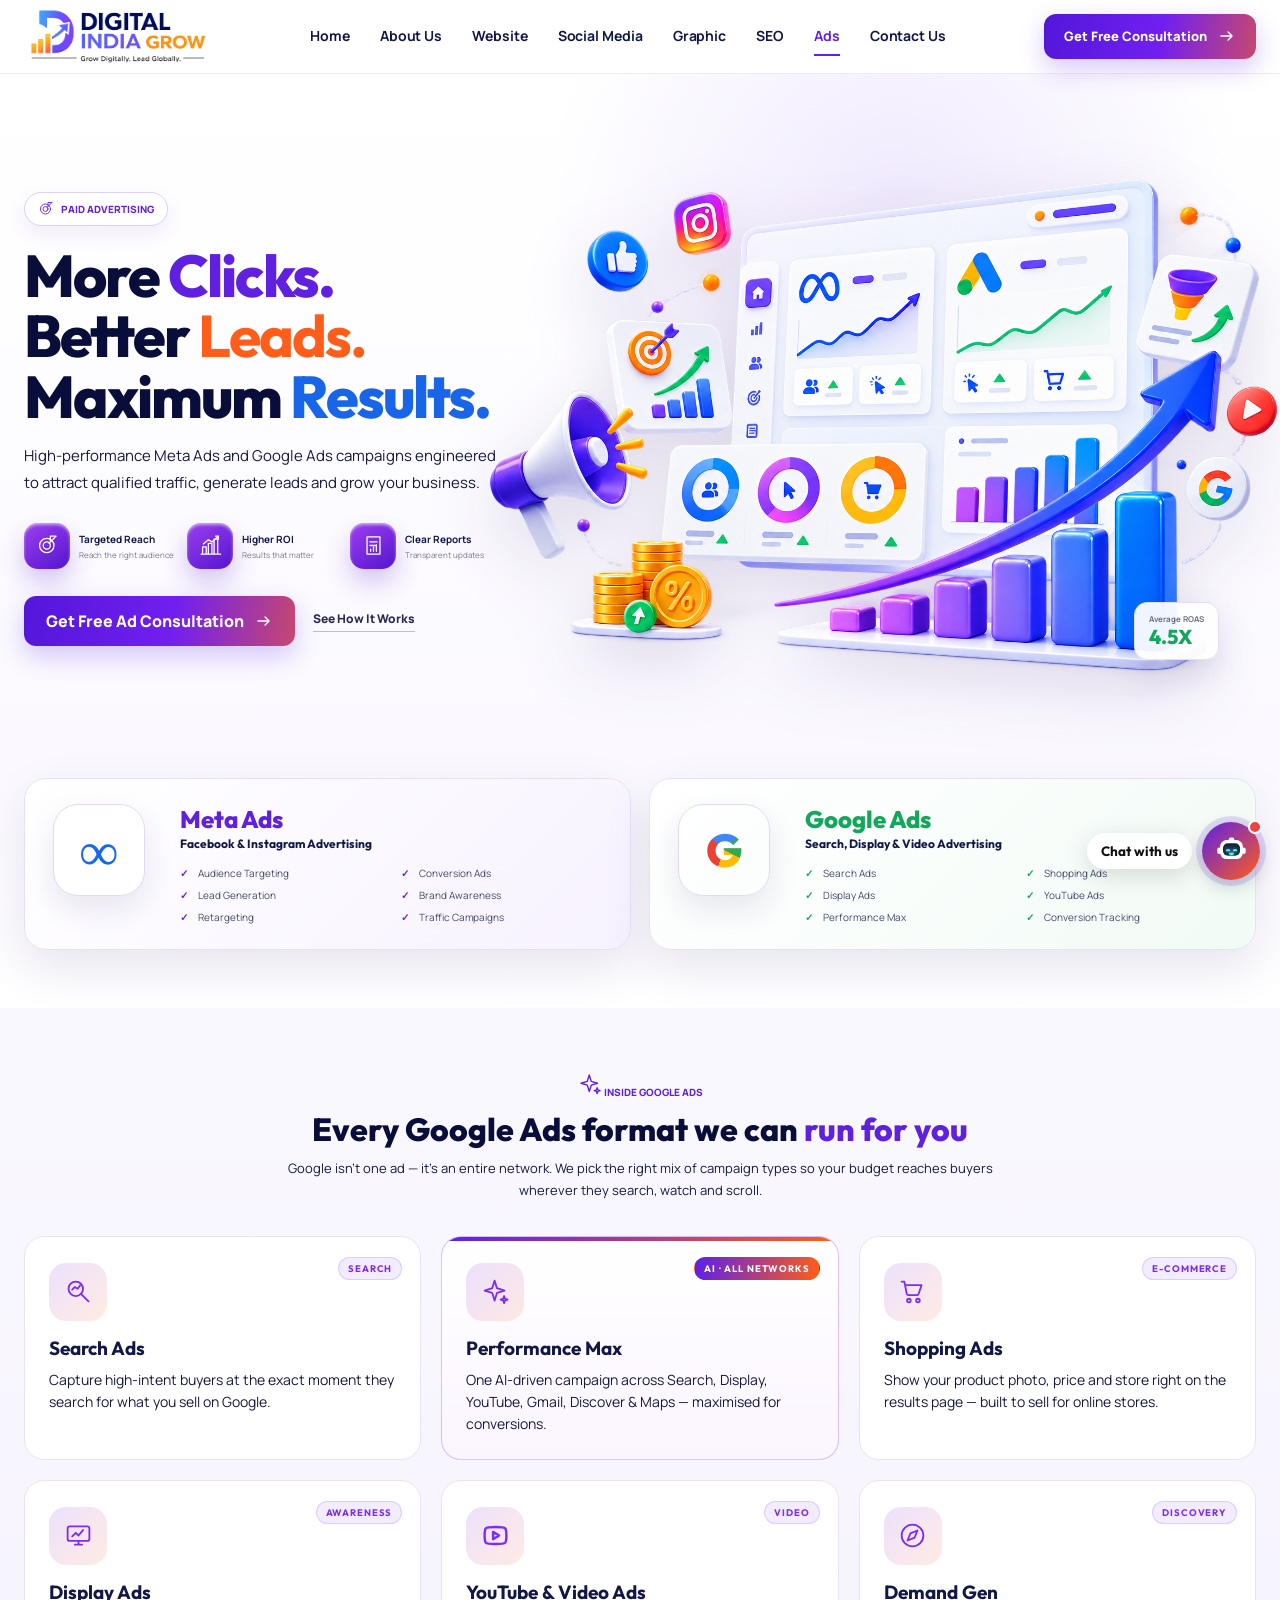
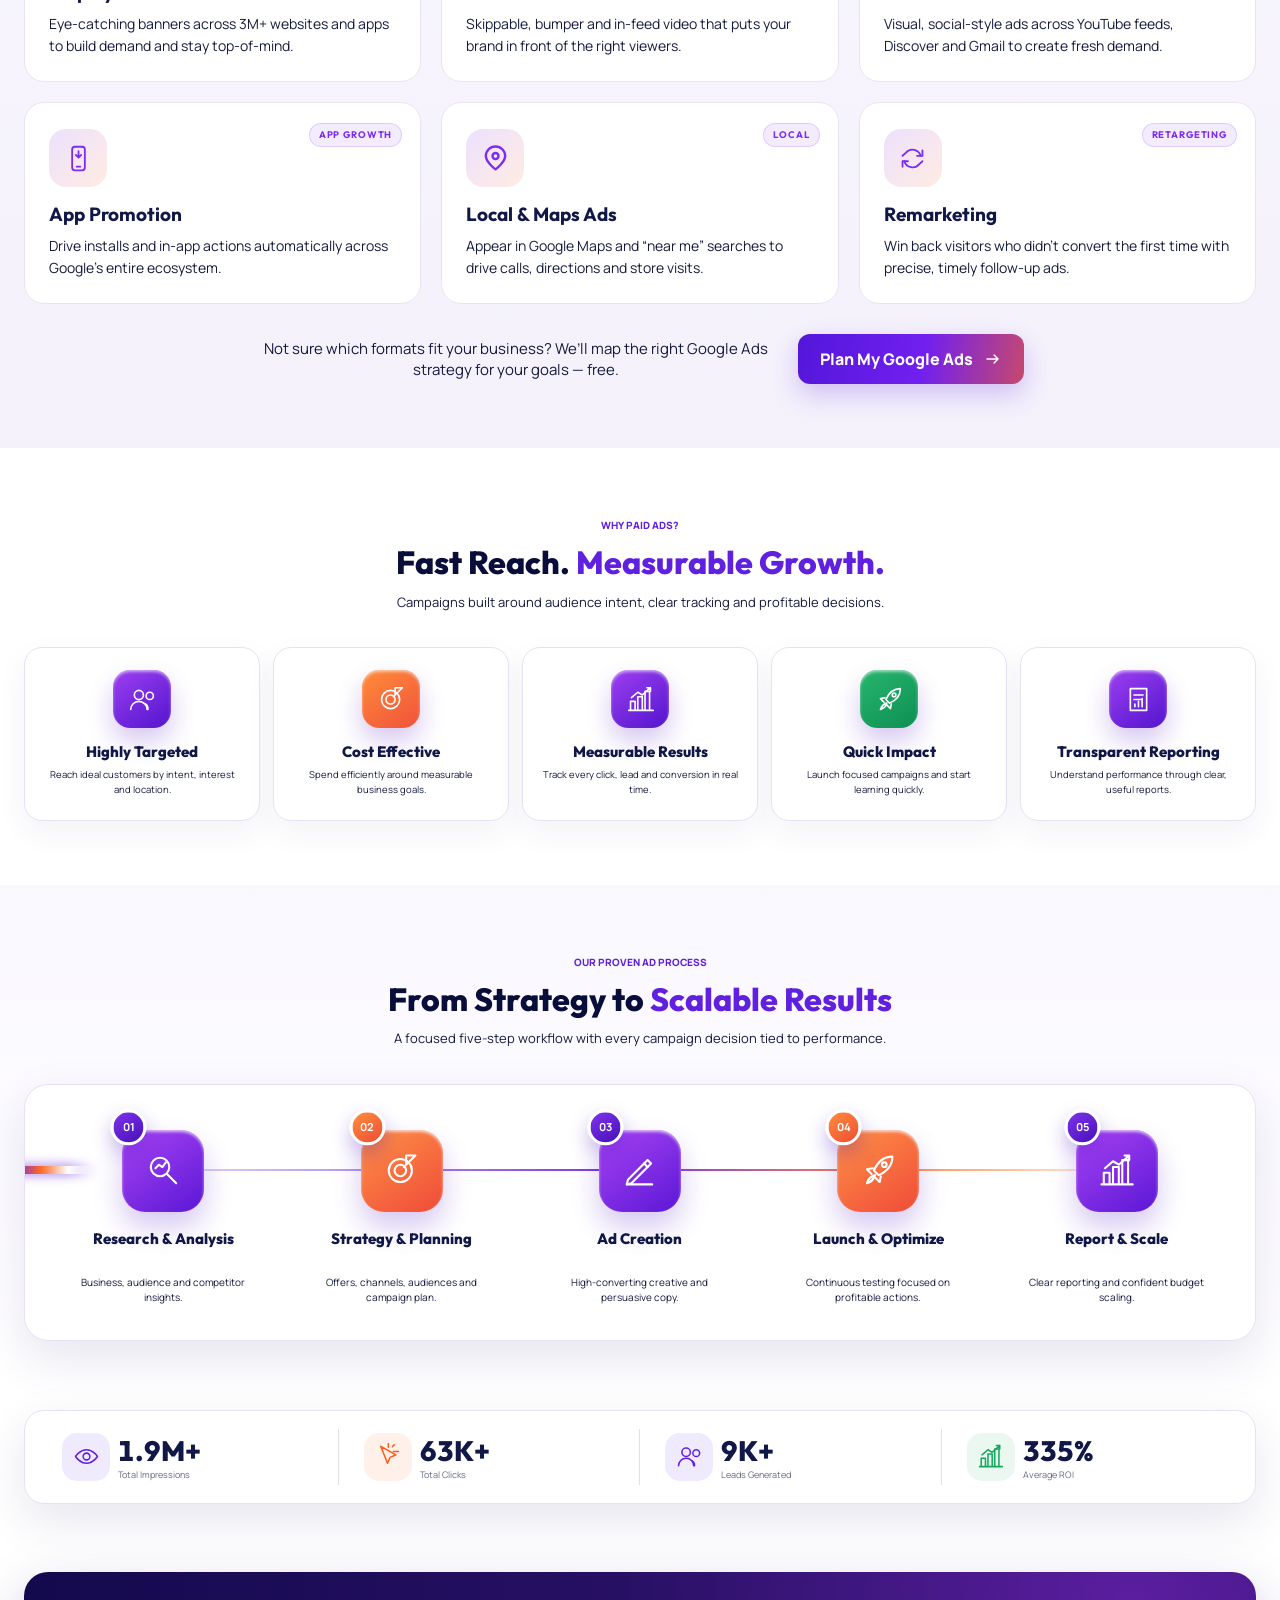
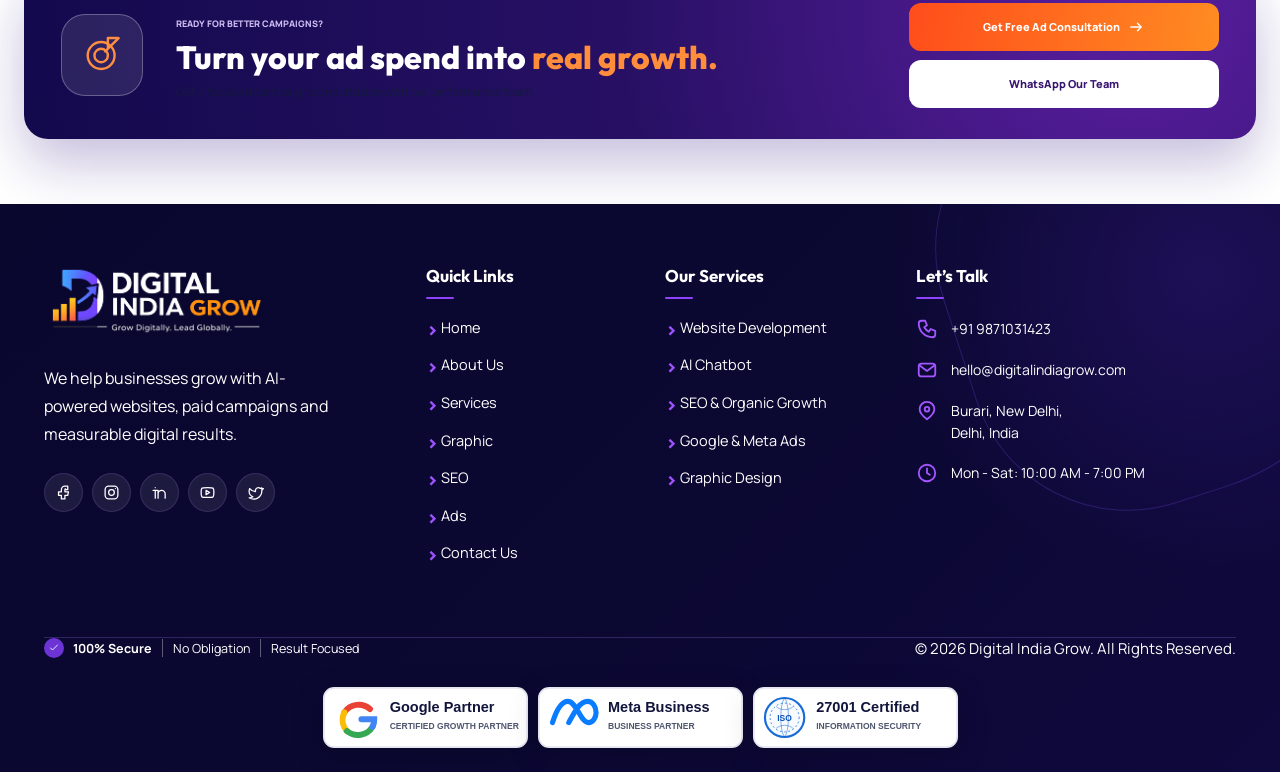
<file: ads.html>
<!doctype html>
<html lang="en">
<head>
  <meta charset="UTF-8">
  <meta name="viewport" content="width=device-width,initial-scale=1">
  <meta name="theme-color" content="#5520df">
  <title>Premium Paid Advertising Services | Digital India Grow</title>
  <meta name="description" content="High-performance Meta Ads and Google Ads campaigns focused on qualified leads, measurable ROI and transparent reporting.">
  <link rel="preconnect" href="https://fonts.googleapis.com"><link rel="preconnect" href="https://fonts.gstatic.com" crossorigin>
  <link href="https://fonts.googleapis.com/css2?family=Manrope:wght@400;500;600;700;800&family=Outfit:wght@600;700;800&display=swap" rel="stylesheet">
  <link rel="stylesheet" href="style.css"><link rel="stylesheet" href="ads.css">
</head>
<body>
  <svg class="svg-sprite" aria-hidden="true">
    <symbol id="a-arrow" viewBox="0 0 24 24"><path d="M5 12h14M14 7l5 5-5 5"/></symbol>
    <symbol id="a-target" viewBox="0 0 32 32"><circle cx="15" cy="16" r="10"/><circle cx="15" cy="16" r="5"/><path d="m18 13 10-10m-1 0h-7v7"/></symbol>
    <symbol id="a-chart" viewBox="0 0 32 32"><path d="M5 28V18h5v10m3 0V13h5v15m3 0V7h5v21M3 28h27"/><path d="m6 14 7-6 5 3 9-8m-4 0h4v4"/></symbol>
    <symbol id="a-report" viewBox="0 0 32 32"><path d="M7 4h18v24H7zM11 11h10M11 16h8"/><path d="M12 24v-3m4 3v-6m4 6v-9"/></symbol>
    <symbol id="a-search" viewBox="0 0 32 32"><circle cx="13" cy="13" r="8"/><path d="m19 19 8 8M9 14l3-3 3 2 3-4"/></symbol>
    <symbol id="a-pencil" viewBox="0 0 32 32"><path d="m6 24-1 4 4-1L26 10l-3-3L6 24Z"/><path d="m20 10 3 3M5 28h22"/></symbol>
    <symbol id="a-rocket" viewBox="0 0 32 32"><path d="M13 20c-4 1-6 4-7 7 3-1 6-3 7-7Zm-1-4C16 7 22 4 28 4c0 6-3 12-12 16l-4-4Z"/><circle cx="21" cy="11" r="2"/><path d="m11 14-5 1 4 4m8 2-1 5-4-4"/></symbol>
    <symbol id="a-users" viewBox="0 0 32 32"><circle cx="12" cy="11" r="5"/><circle cx="24" cy="12" r="4"/><path d="M3 27a9 9 0 0 1 18 0m1 0a7 7 0 0 0-5-7"/></symbol>
    <symbol id="a-eye" viewBox="0 0 32 32"><path d="M3 16s5-8 13-8 13 8 13 8-5 8-13 8S3 16 3 16Z"/><circle cx="16" cy="16" r="4"/></symbol>
    <symbol id="a-click" viewBox="0 0 32 32"><path d="m8 4 8 20 3-7 7-3L8 4Z"/><path d="m22 4 2-2m-1 8h6M17 5V0"/></symbol>
    <symbol id="a-phone" viewBox="0 0 24 24"><path d="M6 3h4l2 5-3 2a14 14 0 0 0 5 5l2-3 5 2v4a3 3 0 0 1-3 3A15 15 0 0 1 3 6a3 3 0 0 1 3-3Z"/></symbol>
    <symbol id="a-mail" viewBox="0 0 24 24"><rect x="3" y="5" width="18" height="14" rx="3"/><path d="m4 7 8 6 8-6"/></symbol>
    <symbol id="a-location" viewBox="0 0 24 24"><path d="M20 10c0 5-8 11-8 11S4 15 4 10a8 8 0 1 1 16 0Z"/><circle cx="12" cy="10" r="2.5"/></symbol>
    <symbol id="a-clock" viewBox="0 0 24 24"><circle cx="12" cy="12" r="9"/><path d="M12 7v5l3 2"/></symbol>
    <symbol id="a-check" viewBox="0 0 24 24"><path d="m5 12 4 4L19 6"/></symbol>
    <symbol id="a-facebook" viewBox="0 0 24 24"><path d="M14 8h4V3h-4a5 5 0 0 0-5 5v3H5v5h4v5h5v-5h4l1-5h-5V8a1 1 0 0 1 1-1"/></symbol>
    <symbol id="a-instagram" viewBox="0 0 24 24"><rect x="3" y="3" width="18" height="18" rx="5"/><circle cx="12" cy="12" r="4"/><path d="M17.5 6.5h.01"/></symbol>
    <symbol id="a-linkedin" viewBox="0 0 24 24"><path d="M6 9v11M6 5v.01M10 20V9m0 5a5 5 0 0 1 10 0v6M3 9h6"/></symbol>
    <symbol id="a-youtube" viewBox="0 0 24 24"><path d="M21 12c0 3-.4 5.2-1 6-1 1-4.1 1-8 1s-7 0-8-1c-.6-.8-1-3-1-6s.4-5.2 1-6c1-1 4.1-1 8-1s7 0 8 1c.6.8 1 3 1 6Z"/><path d="m10 9 5 3-5 3Z"/></symbol>
    <symbol id="a-twitter" viewBox="0 0 24 24"><path d="M21 5.5a8 8 0 0 1-2.3.7A4 4 0 0 0 12 9.8v.9A11.3 11.3 0 0 1 3.8 6.5s-3.6 8 4.5 11.5A12 12 0 0 1 3 19.5c8 4.5 18 0 18-10.2a4 4 0 0 0-.1-.7A8 8 0 0 0 23 6.5a8 8 0 0 1-2 .5Z"/></symbol>
    <symbol id="a-shop" viewBox="0 0 32 32"><path d="M4 5h3l2.6 13.4a2 2 0 0 0 2 1.6h9.2a2 2 0 0 0 2-1.6L26 9H8"/><circle cx="12" cy="26" r="2"/><circle cx="22" cy="26" r="2"/></symbol>
    <symbol id="a-display" viewBox="0 0 32 32"><rect x="4" y="6" width="24" height="16" rx="2.5"/><path d="M12 26h8M16 22v4M9 17l4-4 3 3 5-6"/></symbol>
    <symbol id="a-app" viewBox="0 0 32 32"><rect x="9" y="3" width="14" height="26" rx="3"/><path d="M14 25h4M16 8v7m-3-3 3 3 3-3"/></symbol>
    <symbol id="a-demand" viewBox="0 0 32 32"><circle cx="16" cy="16" r="12"/><path d="m21.5 10.5-3.2 7.8-7.8 3.2 3.2-7.8 7.8-3.2Z"/></symbol>
    <symbol id="a-remarket" viewBox="0 0 32 32"><path d="M27 7v6h-6M5 25v-6h6"/><path d="M25 13a9.5 9.5 0 0 0-16.5-3.2L5 13m22 6-3.5 3.2A9.5 9.5 0 0 1 7 19"/></symbol>
    <symbol id="a-spark" viewBox="0 0 32 32"><path d="m15 4 2.6 8.4L26 15l-8.4 2.6L15 26l-2.6-8.4L4 15l8.4-2.6L15 4Z"/><path d="m25.5 21 1 2.9 2.9 1-2.9 1-1 2.9-1-2.9-2.9-1 2.9-1 1-2.9Z"/></symbol>
  </svg>

  <header class="header" id="top"><div class="container nav-wrap">
    <a class="brand" href="index.html" aria-label="Digital India Grow home"><img src="assets/digital-india-grow-footer-logo-cropped.png" alt="Digital India Grow"></a>
    <button class="menu-btn" type="button" aria-label="Open menu" aria-expanded="false"><span></span><span></span><span></span></button>
    <nav class="nav" aria-label="Main navigation"><a href="index.html">Home</a><a href="index.html#why">About Us</a><a href="website.html">Website</a><a href="social-media.html">Social Media</a><a href="graphic.html">Graphic</a><a href="seo.html">SEO</a><a href="ads.html" aria-current="page">Ads</a><a href="contact.html">Contact Us</a></nav>
    <button class="btn btn-sm nav-cta" type="button" data-open-ads-form>Get Free Consultation <svg><use href="#a-arrow"/></svg></button>
  </div></header>

  <main>
    <section class="ads-hero"><div class="ads-container ads-hero-grid">
      <div class="ads-hero-copy ads-reveal"><span class="ads-eyebrow"><svg><use href="#a-target"/></svg> PAID ADVERTISING</span><h1>More <em>Clicks.</em><br>Better <strong>Leads.</strong><br>Maximum <mark>Results.</mark></h1><p>High-performance Meta Ads and Google Ads campaigns engineered to attract qualified traffic, generate leads and grow your business.</p>
        <div class="ads-benefits"><article><span><svg><use href="#a-target"/></svg></span><div><b>Targeted Reach</b><small>Reach the right audience</small></div></article><article><span><svg><use href="#a-chart"/></svg></span><div><b>Higher ROI</b><small>Results that matter</small></div></article><article><span><svg><use href="#a-report"/></svg></span><div><b>Clear Reports</b><small>Transparent updates</small></div></article></div>
        <div class="ads-actions"><button class="btn" type="button" data-open-ads-form>Get Free Ad Consultation <svg><use href="#a-arrow"/></svg></button><a href="#process">See How It Works</a></div>
      </div>
      <div class="ads-hero-art ads-reveal"><img src="assets/paid-ads-hero-v1.png" alt="Premium paid advertising analytics dashboard and rising performance chart"><span>Average ROAS <b>4.5X</b></span></div>
    </div></section>

    <section class="ads-platforms"><div class="ads-container ads-platform-grid">
      <article class="ads-platform ads-meta ads-reveal"><div class="ads-brand-mark">∞</div><div><h2>Meta Ads</h2><h3>Facebook &amp; Instagram Advertising</h3><ul><li>Audience Targeting</li><li>Conversion Ads</li><li>Lead Generation</li><li>Brand Awareness</li><li>Retargeting</li><li>Traffic Campaigns</li></ul></div></article>
      <article class="ads-platform ads-google ads-reveal"><div class="ads-brand-mark">G</div><div><h2>Google Ads</h2><h3>Search, Display &amp; Video Advertising</h3><ul><li>Search Ads</li><li>Shopping Ads</li><li>Display Ads</li><li>YouTube Ads</li><li>Performance Max</li><li>Conversion Tracking</li></ul></div></article>
    </div></section>

    <!-- ============ GOOGLE ADS FORMATS ============ -->
    <section class="ads-section gads" id="google-ads-formats"><div class="ads-container">
      <div class="ads-head ads-reveal"><span><svg><use href="#a-spark"/></svg> INSIDE GOOGLE ADS</span><h2>Every Google Ads format we can <em>run for you</em></h2><p>Google isn&rsquo;t one ad — it&rsquo;s an entire network. We pick the right mix of campaign types so your budget reaches buyers wherever they search, watch and scroll.</p></div>
      <div class="gads-grid">
        <article class="gads-card ads-reveal"><span class="gads-tag">SEARCH</span><span class="gads-ic"><svg><use href="#a-search"/></svg></span><h3>Search Ads</h3><p>Capture high-intent buyers at the exact moment they search for what you sell on Google.</p></article>
        <article class="gads-card gads-hot ads-reveal"><span class="gads-tag">AI · ALL NETWORKS</span><span class="gads-ic"><svg><use href="#a-spark"/></svg></span><h3>Performance Max</h3><p>One AI-driven campaign across Search, Display, YouTube, Gmail, Discover &amp; Maps — maximised for conversions.</p></article>
        <article class="gads-card ads-reveal"><span class="gads-tag">E-COMMERCE</span><span class="gads-ic"><svg><use href="#a-shop"/></svg></span><h3>Shopping Ads</h3><p>Show your product photo, price and store right on the results page — built to sell for online stores.</p></article>
        <article class="gads-card ads-reveal"><span class="gads-tag">AWARENESS</span><span class="gads-ic"><svg><use href="#a-display"/></svg></span><h3>Display Ads</h3><p>Eye-catching banners across 3M+ websites and apps to build demand and stay top-of-mind.</p></article>
        <article class="gads-card ads-reveal"><span class="gads-tag">VIDEO</span><span class="gads-ic"><svg><use href="#a-youtube"/></svg></span><h3>YouTube &amp; Video Ads</h3><p>Skippable, bumper and in-feed video that puts your brand in front of the right viewers.</p></article>
        <article class="gads-card ads-reveal"><span class="gads-tag">DISCOVERY</span><span class="gads-ic"><svg><use href="#a-demand"/></svg></span><h3>Demand Gen</h3><p>Visual, social-style ads across YouTube feeds, Discover and Gmail to create fresh demand.</p></article>
        <article class="gads-card ads-reveal"><span class="gads-tag">APP GROWTH</span><span class="gads-ic"><svg><use href="#a-app"/></svg></span><h3>App Promotion</h3><p>Drive installs and in-app actions automatically across Google&rsquo;s entire ecosystem.</p></article>
        <article class="gads-card ads-reveal"><span class="gads-tag">LOCAL</span><span class="gads-ic"><svg><use href="#a-location"/></svg></span><h3>Local &amp; Maps Ads</h3><p>Appear in Google Maps and &ldquo;near me&rdquo; searches to drive calls, directions and store visits.</p></article>
        <article class="gads-card ads-reveal"><span class="gads-tag">RETARGETING</span><span class="gads-ic"><svg><use href="#a-remarket"/></svg></span><h3>Remarketing</h3><p>Win back visitors who didn&rsquo;t convert the first time with precise, timely follow-up ads.</p></article>
      </div>
      <div class="gads-foot ads-reveal"><p>Not sure which formats fit your business? We&rsquo;ll map the right Google Ads strategy for your goals — free.</p><button class="btn" type="button" data-open-ads-form>Plan My Google Ads <svg><use href="#a-arrow"/></svg></button></div>
    </div></section>

    <section class="ads-section ads-why"><div class="ads-container"><div class="ads-head ads-reveal"><span>WHY PAID ADS?</span><h2>Fast Reach. <em>Measurable Growth.</em></h2><p>Campaigns built around audience intent, clear tracking and profitable decisions.</p></div><div class="ads-value-grid">
      <article><span><svg><use href="#a-users"/></svg></span><h3>Highly Targeted</h3><p>Reach ideal customers by intent, interest and location.</p></article><article><span><svg><use href="#a-target"/></svg></span><h3>Cost Effective</h3><p>Spend efficiently around measurable business goals.</p></article><article><span><svg><use href="#a-chart"/></svg></span><h3>Measurable Results</h3><p>Track every click, lead and conversion in real time.</p></article><article><span><svg><use href="#a-rocket"/></svg></span><h3>Quick Impact</h3><p>Launch focused campaigns and start learning quickly.</p></article><article><span><svg><use href="#a-report"/></svg></span><h3>Transparent Reporting</h3><p>Understand performance through clear, useful reports.</p></article>
    </div></div></section>

    <section class="ads-section ads-process" id="process"><div class="ads-container"><div class="ads-head ads-reveal"><span>OUR PROVEN AD PROCESS</span><h2>From Strategy to <em>Scalable Results</em></h2><p>A focused five-step workflow with every campaign decision tied to performance.</p></div><div class="ads-process-grid ads-reveal" data-ads-flow>
      <article><b>01</b><span><svg><use href="#a-search"/></svg></span><h3>Research &amp; Analysis</h3><p>Business, audience and competitor insights.</p></article><article><b>02</b><span><svg><use href="#a-target"/></svg></span><h3>Strategy &amp; Planning</h3><p>Offers, channels, audiences and campaign plan.</p></article><article><b>03</b><span><svg><use href="#a-pencil"/></svg></span><h3>Ad Creation</h3><p>High-converting creative and persuasive copy.</p></article><article><b>04</b><span><svg><use href="#a-rocket"/></svg></span><h3>Launch &amp; Optimize</h3><p>Continuous testing focused on profitable actions.</p></article><article><b>05</b><span><svg><use href="#a-chart"/></svg></span><h3>Report &amp; Scale</h3><p>Clear reporting and confident budget scaling.</p></article>
    </div></div></section>

    <section class="ads-results"><div class="ads-container ads-results-grid"><article><span><svg><use href="#a-eye"/></svg></span><strong data-count="2.5" data-suffix="M+">0M+</strong><small>Total Impressions</small></article><article><span><svg><use href="#a-click"/></svg></span><strong data-count="85" data-suffix="K+">0K+</strong><small>Total Clicks</small></article><article><span><svg><use href="#a-users"/></svg></span><strong data-count="12" data-suffix="K+">0K+</strong><small>Leads Generated</small></article><article><span><svg><use href="#a-chart"/></svg></span><strong data-count="450" data-suffix="%">0%</strong><small>Average ROI</small></article></div></section>

    <section class="ads-cta-wrap"><div class="ads-container"><div class="ads-cta ads-reveal"><span><svg><use href="#a-target"/></svg></span><div><small>READY FOR BETTER CAMPAIGNS?</small><h2>Turn your ad spend into <em>real growth.</em></h2><p>Get a focused campaign consultation with our performance team.</p></div><div><button class="ads-orange" type="button" data-open-ads-form>Get Free Ad Consultation <svg><use href="#a-arrow"/></svg></button><a href="https://wa.me/919871031423" target="_blank" rel="noopener">WhatsApp Our Team</a></div></div></div></section>
  </main>

  <footer class="site-footer footer-v2"><div class="footer-wave footer-wave-one" aria-hidden="true"></div><div class="footer-wave footer-wave-two" aria-hidden="true"></div><div class="footer-shell"><div class="footer-v2-grid"><div class="footer-v2-brand"><a href="index.html"><img src="assets/digital-india-grow-footer-dark-v2.png" alt="Digital India Grow"></a><p>We help businesses grow with AI-powered websites, paid campaigns and measurable digital results.</p><div class="footer-v2-socials"><a href="#" aria-label="Facebook"><svg><use href="#a-facebook"/></svg></a><a href="https://instagram.com/digitalindiagroww" target="_blank" rel="noopener" aria-label="Instagram"><svg><use href="#a-instagram"/></svg></a><a href="#" aria-label="LinkedIn"><svg><use href="#a-linkedin"/></svg></a><a href="#" aria-label="YouTube"><svg><use href="#a-youtube"/></svg></a><a href="#" aria-label="Twitter"><svg><use href="#a-twitter"/></svg></a></div></div><nav class="footer-v2-col" aria-label="Quick links"><h3>Quick Links</h3><a href="index.html">Home</a><a href="index.html#why">About Us</a><a href="index.html#services">Services</a><a href="graphic.html">Graphic</a><a href="seo.html">SEO</a><a href="ads.html">Ads</a><a href="contact.html">Contact Us</a></nav><nav class="footer-v2-col footer-v2-services" aria-label="Our services"><h3>Our Services</h3><a href="index.html#services">Website Development</a><a href="index.html#services">AI Chatbot</a><a href="seo.html">SEO &amp; Organic Growth</a><a href="ads.html">Google &amp; Meta Ads</a><a href="graphic.html">Graphic Design</a></nav><div class="footer-v2-talk"><h3>Let’s Talk</h3><a href="tel:+919871031423"><svg><use href="#a-phone"/></svg><span>+91 9871031423</span></a><a href="mailto:hello@digitalindiagrow.com"><svg><use href="#a-mail"/></svg><span>hello@digitalindiagrow.com</span></a><div><svg><use href="#a-location"/></svg><span>Burari, New Delhi,<br>Delhi, India</span></div><div><svg><use href="#a-clock"/></svg><span>Mon - Sat: 10:00 AM - 7:00 PM</span></div></div></div><div class="footer-v2-bottom"><div class="footer-security"><svg><use href="#a-check"/></svg><span><b>100% Secure</b><i></i>No Obligation<i></i>Result Focused</span></div><p>© 2026 Digital India Grow. All Rights Reserved.</p><div class="footer-trust"><img src="assets/trust-google-partner.svg" alt="Google Partner"><img src="assets/trust-meta-partner.svg" alt="Meta Business Partner"><img src="assets/trust-iso-27001.svg" alt="ISO 27001 certified"></div></div></div></footer>

  <div class="ads-modal" id="adsModal" hidden><div class="ads-modal-backdrop" data-close-ads-form></div><section class="ads-modal-panel" role="dialog" aria-modal="true" aria-labelledby="adsModalTitle"><button class="ads-modal-close" type="button" aria-label="Close advertising form" data-close-ads-form>&times;</button><span class="ads-eyebrow"><svg><use href="#a-target"/></svg> FREE AD CONSULTATION</span><h2 id="adsModalTitle">Plan campaigns that <em>perform.</em></h2><p>Share your details and our paid advertising team will connect with you.</p><form id="adsForm" data-sheet-endpoint="https://script.google.com/macros/s/AKfycbwdTaTsA2IEbV0asEQfoBZHz1leX9256AcyLIcJa7Fn-6uc5tAkZMedIKG_sQxgUSdxtg/exec" data-whatsapp="919871031423"><label><svg><use href="#a-users"/></svg><input required name="name" autocomplete="name" placeholder="Your Name"></label><label><svg><use href="#a-phone"/></svg><input required name="phone" type="tel" inputmode="tel" autocomplete="tel" pattern="[0-9+() -]{10,18}" placeholder="Phone Number"></label><label><svg><use href="#a-mail"/></svg><input name="email" type="email" autocomplete="email" placeholder="Business Email"></label><label><svg><use href="#a-target"/></svg><input name="website" type="url" inputmode="url" placeholder="Website URL (Optional)"></label><label class="ads-select"><svg><use href="#a-chart"/></svg><select required name="requirement"><option selected>Free Ad Consultation</option><option>Meta Ads</option><option>Google Search Ads</option><option>YouTube Ads</option><option>Shopping Ads</option><option>Performance Max</option></select></label><button class="btn" type="submit">Request Free Consultation <svg><use href="#a-arrow"/></svg></button><p class="ads-form-status" role="status" aria-live="polite"></p></form><small><svg><use href="#a-check"/></svg> Private details. No spam and no obligation.</small></section></div>
  <script src="script.js"></script><script src="ads.js"></script><script src="ai-chat-config.js"></script><script src="ai-chat-widget.js" defer></script>
</body>
</html>
</file>
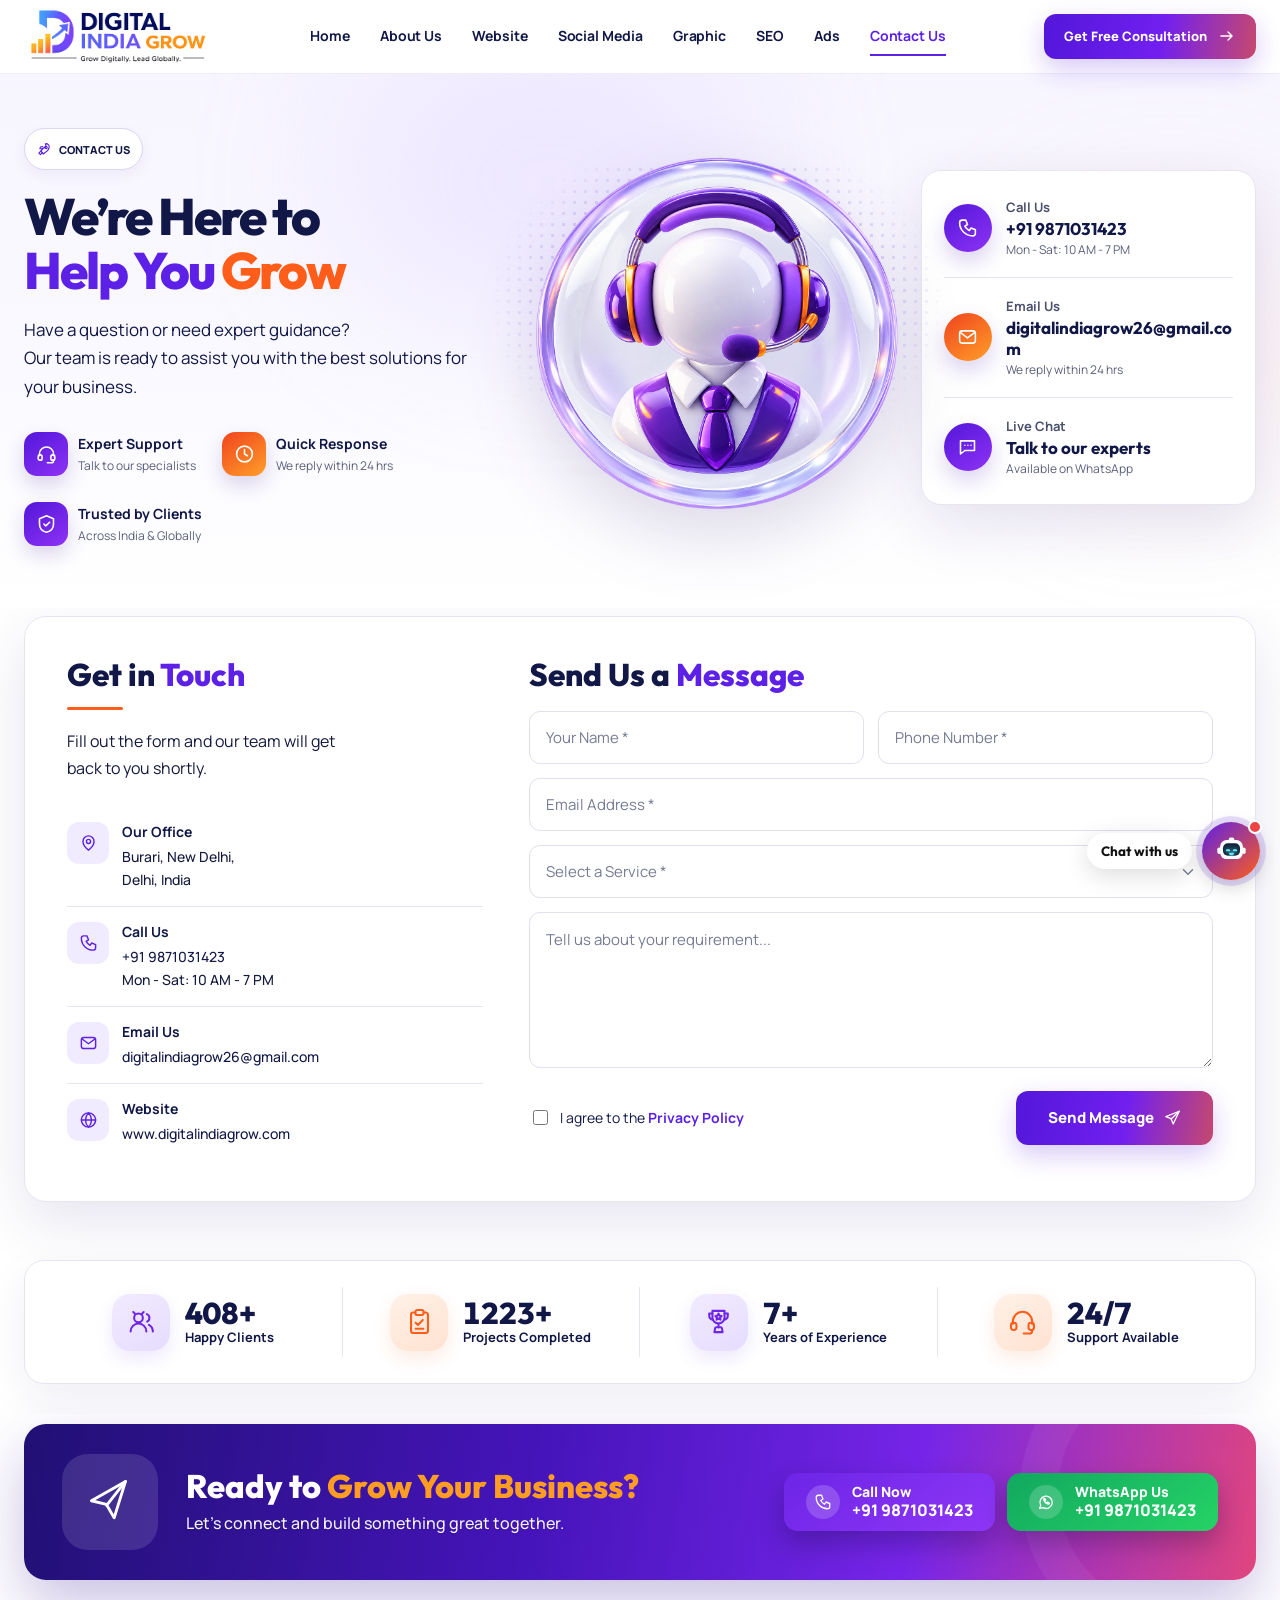
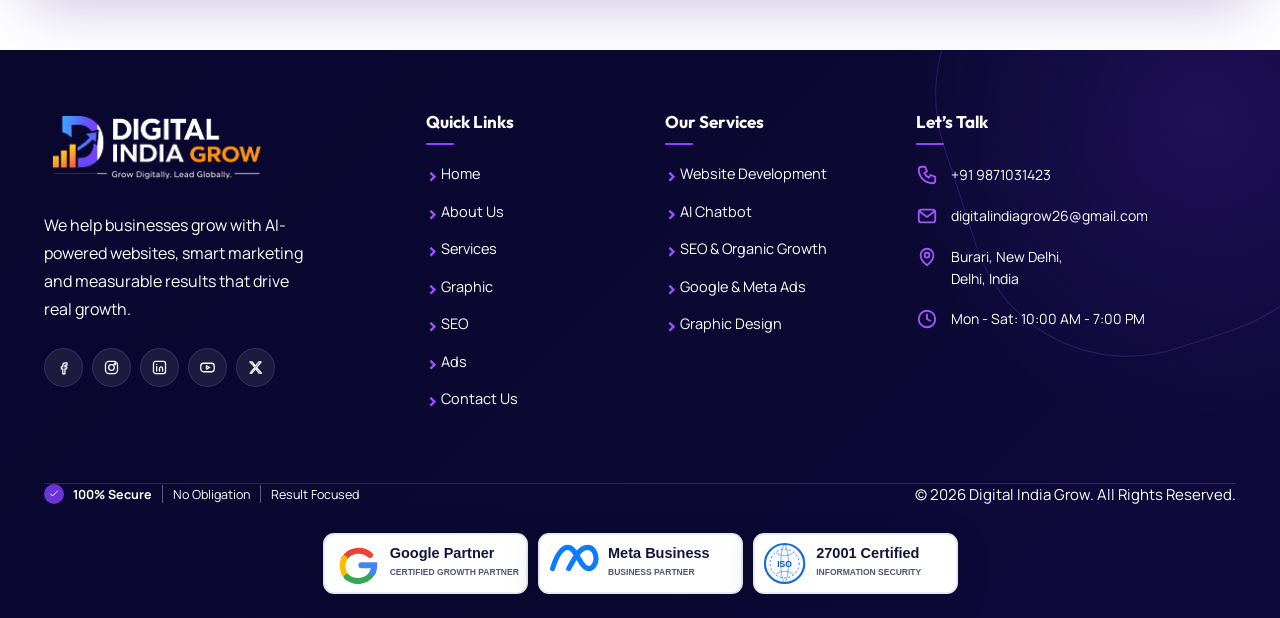
<file: contact.html>
<!doctype html>
<html lang="en">
<head>
  <meta charset="UTF-8">
  <meta name="viewport" content="width=device-width, initial-scale=1.0">
  <meta name="theme-color" content="#4f18db">
  <title>Contact Us — Digital India Grow</title>
  <meta name="description" content="Talk to the Digital India Grow team. Call +91 9871031423, email digitalindiagrow26@gmail.com, or send us a message and we will reply within 24 hours.">
  <link rel="preconnect" href="https://fonts.googleapis.com">
  <link rel="preconnect" href="https://fonts.gstatic.com" crossorigin>
  <link href="https://fonts.googleapis.com/css2?family=Manrope:wght@400;500;600;700;800&family=Outfit:wght@600;700;800&display=swap" rel="stylesheet">
  <link rel="stylesheet" href="style.css">
</head>
<body>
  <svg class="svg-sprite" aria-hidden="true">
    <symbol id="i-arrow" viewBox="0 0 24 24"><path d="M5 12h14M14 7l5 5-5 5"/></symbol>
    <symbol id="i-phone" viewBox="0 0 24 24"><path d="M6 3h4l2 5-3 2a14 14 0 0 0 5 5l2-3 5 2v4a3 3 0 0 1-3 3A15 15 0 0 1 3 6a3 3 0 0 1 3-3Z"/></symbol>
    <symbol id="i-mail" viewBox="0 0 24 24"><rect x="3" y="5" width="18" height="14" rx="3"/><path d="m4 7 8 6 8-6"/></symbol>
    <symbol id="i-user" viewBox="0 0 24 24"><circle cx="12" cy="8" r="4"/><path d="M4 21a8 8 0 0 1 16 0"/></symbol>
    <symbol id="i-location" viewBox="0 0 24 24"><path d="M12 21s7-5.6 7-11a7 7 0 1 0-14 0c0 5.4 7 11 7 11Z"/><circle cx="12" cy="10" r="2.6"/></symbol>
    <symbol id="i-clock" viewBox="0 0 24 24"><circle cx="12" cy="12" r="9"/><path d="M12 7v5l3.2 2"/></symbol>
    <symbol id="i-check" viewBox="0 0 24 24"><path d="m5 12 4 4L19 6"/></symbol>
    <symbol id="i-spark" viewBox="0 0 24 24"><path d="m12 2 1.8 5.2L19 9l-5.2 1.8L12 16l-1.8-5.2L5 9l5.2-1.8L12 2Z"/><path d="m19 15 .8 2.2L22 18l-2.2.8L19 21l-.8-2.2L16 18l2.2-.8L19 15Z"/></symbol>
    <symbol id="i-headset" viewBox="0 0 24 24"><path d="M4 14v-2a8 8 0 0 1 16 0v2"/><rect x="2.5" y="13" width="4.5" height="6" rx="2"/><rect x="17" y="13" width="4.5" height="6" rx="2"/><path d="M20 19v.6a2.4 2.4 0 0 1-2.4 2.4H13"/></symbol>
    <symbol id="i-rocket" viewBox="0 0 24 24"><path d="M13.5 3.5c3.6-.6 6.6 2.4 6 6-.5 3.1-3 6.2-6.4 8L10 20l-2-2-1.5-3c1.8-3.4 4.9-5.9 8-6.4Z"/><circle cx="14.5" cy="9.5" r="1.8"/><path d="M6.5 15 3 18.5 5.5 21 9 17.5M8 12l-3.5-.8L6 8.5l3-.3"/></symbol>
    <symbol id="i-chat" viewBox="0 0 24 24"><path d="M4 5h16v11H9l-5 4V5Z"/><path d="M9 10h.01M12.5 10h.01M16 10h.01"/></symbol>
    <symbol id="i-shield" viewBox="0 0 24 24"><path d="M12 2.5 20 6v6c0 5-3.4 8.4-8 9.5C7.4 20.4 4 17 4 12V6l8-3.5Z"/><path d="m9 12 2.2 2.2L15.5 10"/></symbol>
    <symbol id="i-globe" viewBox="0 0 24 24"><circle cx="12" cy="12" r="9"/><path d="M3 12h18M12 3c2.5 2.6 3.8 5.7 3.8 9S14.5 18.4 12 21c-2.5-2.6-3.8-5.7-3.8-9S9.5 5.6 12 3Z"/></symbol>
    <symbol id="i-users" viewBox="0 0 24 24"><circle cx="9.5" cy="9" r="3.6"/><path d="M3 20.2a6.5 6.5 0 0 1 13 0"/><path d="M16.4 5.9a3.4 3.4 0 0 1 .3 6.2"/><path d="M18.2 14.8A6.4 6.4 0 0 1 21.4 20.2"/><path d="M6.6 5.6 5.2 4.2M12.4 5.6l1.4-1.4"/></symbol>
    <symbol id="i-clipboard" viewBox="0 0 24 24"><path d="M8.6 4.6H6.8A1.8 1.8 0 0 0 5 6.4v13.3A1.8 1.8 0 0 0 6.8 21.5h10.4a1.8 1.8 0 0 0 1.8-1.8V6.4a1.8 1.8 0 0 0-1.8-1.8h-1.8"/><rect x="8.6" y="2.5" width="6.8" height="4.2" rx="1.6"/><path d="m8.8 13 1.9 1.9 4-4.2"/><path d="M8.8 18h6.4"/></symbol>
    <symbol id="i-trophy" viewBox="0 0 24 24"><path d="M7 3.2h10v5.4a5 5 0 0 1-10 0V3.2Z"/><path d="M7 5.4H4.3v1.7A3.6 3.6 0 0 0 7.4 10.6M17 5.4h2.7v1.7a3.6 3.6 0 0 1-3.1 3.5"/><path d="M12 13.6v3.1"/><path d="M8.6 20.8h6.8l-.6-3.3a1 1 0 0 0-1-.8h-3.6a1 1 0 0 0-1 .8l-.6 3.3Z"/><path d="m12 5.4.8 1.7 1.8.3-1.3 1.3.3 1.8L12 9.6l-1.6.9.3-1.8L9.4 7.4l1.8-.3.8-1.7Z"/></symbol>
    <symbol id="i-send" viewBox="0 0 24 24"><path d="M21.5 2.5 2.5 10l7.5 3 3 7.5 8.5-18Z"/><path d="M10 13.5 21.5 2.5"/></symbol>
    <symbol id="i-whatsapp" viewBox="0 0 24 24"><path d="M3.5 20.5 5 16.4A8.2 8.2 0 1 1 8.1 19.5l-4.6 1Z"/><path d="M9 9.2c.3 1 .8 1.9 1.6 2.6.7.7 1.6 1.2 2.5 1.5l1-1.2 2 .9v1.6c-1.6.3-3.6-.6-5-2s-2.3-3.4-2-5h1.6l.9 2L9 9.2Z"/></symbol>
    <symbol id="i-facebook" viewBox="0 0 24 24"><path d="M14.5 8.5H17V5.5h-2.5A3.5 3.5 0 0 0 11 9v2H9v3h2v7h3v-7h2.2l.5-3H14V9.3c0-.5.2-.8.5-.8Z"/></symbol>
    <symbol id="i-instagram" viewBox="0 0 24 24"><rect x="3.5" y="3.5" width="17" height="17" rx="5"/><circle cx="12" cy="12" r="4"/><circle cx="17" cy="7" r="1"/></symbol>
    <symbol id="i-linkedin" viewBox="0 0 24 24"><rect x="3.5" y="3.5" width="17" height="17" rx="3"/><path d="M8 10.5V17M8 7.6v.01M12 17v-3.6a2.2 2.2 0 0 1 4.4 0V17"/></symbol>
    <symbol id="i-youtube" viewBox="0 0 24 24"><rect x="2.5" y="6" width="19" height="12" rx="4"/><path d="m10.5 9.8 4.5 2.2-4.5 2.2V9.8Z"/></symbol>
    <symbol id="i-twitter" viewBox="0 0 24 24"><path d="M4 4h3.4l4.4 6 4.9-6H20l-6.6 8L20.5 20H17l-4.7-6.4L6.9 20H4.4l7-8.4L4 4Z"/></symbol>
  </svg>

  <header class="header" id="top">
    <div class="container nav-wrap">
      <a class="brand" href="index.html" aria-label="Digital India Grow home"><img src="assets/digital-india-grow-footer-logo-cropped.png" alt="Digital India Grow — Grow Digitally, Lead Globally"></a>
      <button class="menu-btn" aria-label="Open menu" aria-expanded="false"><span></span><span></span><span></span></button>
      <nav class="nav" aria-label="Main navigation">
        <a href="index.html">Home</a><a href="index.html#why">About Us</a><a href="website.html">Website</a><a href="social-media.html">Social Media</a><a href="graphic.html">Graphic</a><a href="seo.html">SEO</a><a href="ads.html">Ads</a><a href="contact.html" aria-current="page">Contact Us</a>
      </nav>
      <a class="btn btn-sm nav-cta" href="#contact-form">Get Free Consultation <svg><use href="#i-arrow"/></svg></a>
    </div>
  </header>

  <main>
    <section class="ct-hero">
      <span class="ct-aurora ct-aurora-a" aria-hidden="true"></span>
      <span class="ct-aurora ct-aurora-b" aria-hidden="true"></span>

      <div class="container ct-hero-grid">
        <div class="ct-hero-copy reveal">
          <span class="eyebrow"><svg><use href="#i-rocket"/></svg>CONTACT US</span>
          <h1>We’re Here to<br><span>Help You</span> <strong>Grow</strong></h1>
          <p>Have a question or need expert guidance?<br>Our team is ready to assist you with the best solutions for your business.</p>

          <div class="ct-pills">
            <div class="ct-pill"><span class="ct-pill-icon violet"><svg><use href="#i-headset"/></svg></span><b>Expert Support</b><small>Talk to our specialists</small></div>
            <div class="ct-pill"><span class="ct-pill-icon orange"><svg><use href="#i-clock"/></svg></span><b>Quick Response</b><small>We reply within 24 hrs</small></div>
            <div class="ct-pill"><span class="ct-pill-icon violet"><svg><use href="#i-shield"/></svg></span><b>Trusted by Clients</b><small>Across India &amp; Globally</small></div>
          </div>
        </div>

        <div class="ct-hero-art">
          <span class="ct-map" aria-hidden="true"></span>
          <img src="assets/why-support-v2.png" alt="Digital India Grow support specialist" width="520" height="520" loading="eager">
        </div>

        <aside class="ct-reach reveal" aria-label="Ways to reach us">
          <a class="ct-reach-row" href="tel:+919871031423">
            <span class="ct-reach-icon violet"><svg><use href="#i-phone"/></svg></span>
            <span class="ct-reach-text"><b>Call Us</b><strong>+91 9871031423</strong><small>Mon - Sat: 10 AM - 7 PM</small></span>
          </a>
          <a class="ct-reach-row" href="mailto:digitalindiagrow26@gmail.com">
            <span class="ct-reach-icon orange"><svg><use href="#i-mail"/></svg></span>
            <span class="ct-reach-text"><b>Email Us</b><strong>digitalindiagrow26@gmail.com</strong><small>We reply within 24 hrs</small></span>
          </a>
          <a class="ct-reach-row" href="https://wa.me/919871031423" target="_blank" rel="noopener noreferrer">
            <span class="ct-reach-icon violet"><svg><use href="#i-chat"/></svg></span>
            <span class="ct-reach-text"><b>Live Chat</b><strong>Talk to our experts</strong><small>Available on WhatsApp</small></span>
          </a>
        </aside>
      </div>
    </section>

    <section class="ct-main" id="contact-form">
      <div class="container">
        <div class="ct-card reveal">
          <div class="ct-info">
            <h2>Get in <span>Touch</span></h2>
            <p class="ct-info-lead">Fill out the form and our team will get back to you shortly.</p>

            <div class="ct-info-row">
              <span class="ct-info-icon"><svg><use href="#i-location"/></svg></span>
              <div><b>Our Office</b><p>Burari, New Delhi,<br>Delhi, India</p></div>
            </div>
            <div class="ct-info-row">
              <span class="ct-info-icon"><svg><use href="#i-phone"/></svg></span>
              <div><b>Call Us</b><p><a href="tel:+919871031423">+91 9871031423</a><br>Mon - Sat: 10 AM - 7 PM</p></div>
            </div>
            <div class="ct-info-row">
              <span class="ct-info-icon"><svg><use href="#i-mail"/></svg></span>
              <div><b>Email Us</b><p><a href="mailto:digitalindiagrow26@gmail.com">digitalindiagrow26@gmail.com</a></p></div>
            </div>
            <div class="ct-info-row">
              <span class="ct-info-icon"><svg><use href="#i-globe"/></svg></span>
              <div><b>Website</b><p><a href="https://www.digitalindiagrow.com" target="_blank" rel="noopener noreferrer">www.digitalindiagrow.com</a></p></div>
            </div>
          </div>

          <div class="ct-form-wrap">
            <h2>Send Us a <span>Message</span></h2>

            <form id="contactForm" class="ct-form" novalidate
                  data-sheet-endpoint="https://script.google.com/macros/s/AKfycbwdTaTsA2IEbV0asEQfoBZHz1leX9256AcyLIcJa7Fn-6uc5tAkZMedIKG_sQxgUSdxtg/exec"
                  data-whatsapp="919871031423">
              <div class="ct-form-row">
                <label class="ct-field"><input required name="name" autocomplete="name" placeholder="Your Name *" aria-label="Your Name"></label>
                <label class="ct-field"><input required name="phone" type="tel" inputmode="tel" autocomplete="tel" pattern="[0-9+\(\) \-]{10,18}" placeholder="Phone Number *" aria-label="Phone Number"></label>
              </div>
              <label class="ct-field"><input required name="email" type="email" autocomplete="email" placeholder="Email Address *" aria-label="Email Address"></label>
              <label class="ct-field ct-select">
                <select required name="requirement" aria-label="Select a Service">
                  <option value="" selected disabled>Select a Service *</option>
                  <option>Premium Website Development</option>
                  <option>AI Website Chatbot</option>
                  <option>SEO &amp; Organic Growth</option>
                  <option>Google &amp; Meta Ads</option>
                  <option>Social Media Handling</option>
                  <option>Complete Digital Marketing</option>
                </select>
                <svg class="ct-select-arrow" aria-hidden="true" viewBox="0 0 24 24"><path d="m6 9 6 6 6-6"/></svg>
              </label>
              <label class="ct-field ct-textarea">
                <textarea required name="message" rows="5" placeholder="Tell us about your requirement..." aria-label="Your Message"></textarea>
              </label>

              <div class="ct-form-foot">
                <label class="ct-consent"><input type="checkbox" required name="consent" value="yes"><span>I agree to the <a href="#privacy">Privacy Policy</a></span></label>
                <button class="btn ct-submit" type="submit">Send Message <svg><use href="#i-send"/></svg></button>
              </div>
              <p class="ct-status" role="status" aria-live="polite"></p>
            </form>
          </div>
        </div>
      </div>
    </section>

    <section class="ct-stats">
      <div class="container">
        <div class="ct-stats-card reveal">
          <div class="ct-stat"><span class="ct-stat-icon violet"><svg><use href="#i-users"/></svg></span><div><strong data-count="500" data-suffix="+">0</strong><span>Happy Clients</span></div></div>
          <div class="ct-stat"><span class="ct-stat-icon orange"><svg><use href="#i-clipboard"/></svg></span><div><strong data-count="1500" data-suffix="+">0</strong><span>Projects Completed</span></div></div>
          <div class="ct-stat"><span class="ct-stat-icon violet"><svg><use href="#i-trophy"/></svg></span><div><strong data-count="8" data-suffix="+">0</strong><span>Years of Experience</span></div></div>
          <div class="ct-stat"><span class="ct-stat-icon orange"><svg><use href="#i-headset"/></svg></span><div><strong>24/7</strong><span>Support Available</span></div></div>
        </div>
      </div>
    </section>

    <section class="ct-cta-wrap">
      <div class="container">
        <div class="ct-cta reveal">
          <span class="ct-cta-art" aria-hidden="true"><svg viewBox="0 0 24 24"><use href="#i-send"/></svg></span>
          <div class="ct-cta-copy">
            <h2>Ready to <em>Grow Your Business?</em></h2>
            <p>Let’s connect and build something great together.</p>
          </div>
          <div class="ct-cta-actions">
            <a class="btn ct-cta-call" href="tel:+919871031423"><span class="ct-cta-ico"><svg><use href="#i-phone"/></svg></span><span><b>Call Now</b><i>+91 9871031423</i></span></a>
            <a class="btn ct-cta-wa" href="https://wa.me/919871031423" target="_blank" rel="noopener noreferrer"><span class="ct-cta-ico"><svg><use href="#i-whatsapp"/></svg></span><span><b>WhatsApp Us</b><i>+91 9871031423</i></span></a>
          </div>
        </div>
      </div>
    </section>
  </main>

  <footer class="site-footer footer-v2">
    <div class="footer-wave footer-wave-one" aria-hidden="true"></div><div class="footer-wave footer-wave-two" aria-hidden="true"></div>
    <div class="footer-shell">
      <div class="footer-v2-grid">
        <div class="footer-v2-brand">
          <a href="index.html" aria-label="Digital India Grow home"><img src="assets/digital-india-grow-footer-dark-v2.png" alt="Digital India Grow — Grow Digitally, Lead Globally"></a>
          <p>We help businesses grow with AI-powered websites, smart marketing and measurable results that drive real growth.</p>
          <div class="footer-v2-socials"><a href="#" aria-label="Facebook"><svg><use href="#i-facebook"/></svg></a><a href="https://instagram.com/digitalindiagroww" target="_blank" rel="noopener" aria-label="Instagram"><svg><use href="#i-instagram"/></svg></a><a href="#" aria-label="LinkedIn"><svg><use href="#i-linkedin"/></svg></a><a href="#" aria-label="YouTube"><svg><use href="#i-youtube"/></svg></a><a href="#" aria-label="Twitter"><svg><use href="#i-twitter"/></svg></a></div>
        </div>

        <nav class="footer-v2-col" aria-label="Quick links"><h3>Quick Links</h3><a href="index.html">Home</a><a href="index.html#why">About Us</a><a href="index.html#services">Services</a><a href="graphic.html">Graphic</a><a href="seo.html">SEO</a><a href="ads.html">Ads</a><a href="contact.html">Contact Us</a></nav>
        <nav class="footer-v2-col footer-v2-services" aria-label="Our services"><h3>Our Services</h3><a href="index.html#services">Website Development</a><a href="index.html#services">AI Chatbot</a><a href="seo.html">SEO &amp; Organic Growth</a><a href="ads.html">Google &amp; Meta Ads</a><a href="graphic.html">Graphic Design</a></nav>
        
        <div class="footer-v2-talk"><h3>Let’s Talk</h3><a href="tel:+919871031423"><svg><use href="#i-phone"/></svg><span>+91 9871031423</span></a><a href="mailto:digitalindiagrow26@gmail.com"><svg><use href="#i-mail"/></svg><span>digitalindiagrow26@gmail.com</span></a><div><svg><use href="#i-location"/></svg><span>Burari, New Delhi,<br>Delhi, India</span></div><div><svg><use href="#i-clock"/></svg><span>Mon - Sat: 10:00 AM - 7:00 PM</span></div></div>

      </div>

      <div class="footer-v2-bottom">
        <div class="footer-security"><svg><use href="#i-check"/></svg><span><b>100% Secure</b><i></i>No Obligation<i></i>Result Focused</span></div>
        <p>© 2026 Digital India Grow. All Rights Reserved.</p>
        <div class="footer-trust"><img src="assets/trust-google-partner.svg" alt="Google Partner certified"><img src="assets/trust-meta-partner.svg" alt="Meta Business Partner"><img src="assets/trust-iso-27001.svg" alt="ISO 27001 information security certified"></div>
      </div>
    </div>
  </footer>

  <script src="script.js"></script>
  <script src="ai-chat-config.js"></script><script src="ai-chat-widget.js" defer></script>
</body>
</html>
</file>
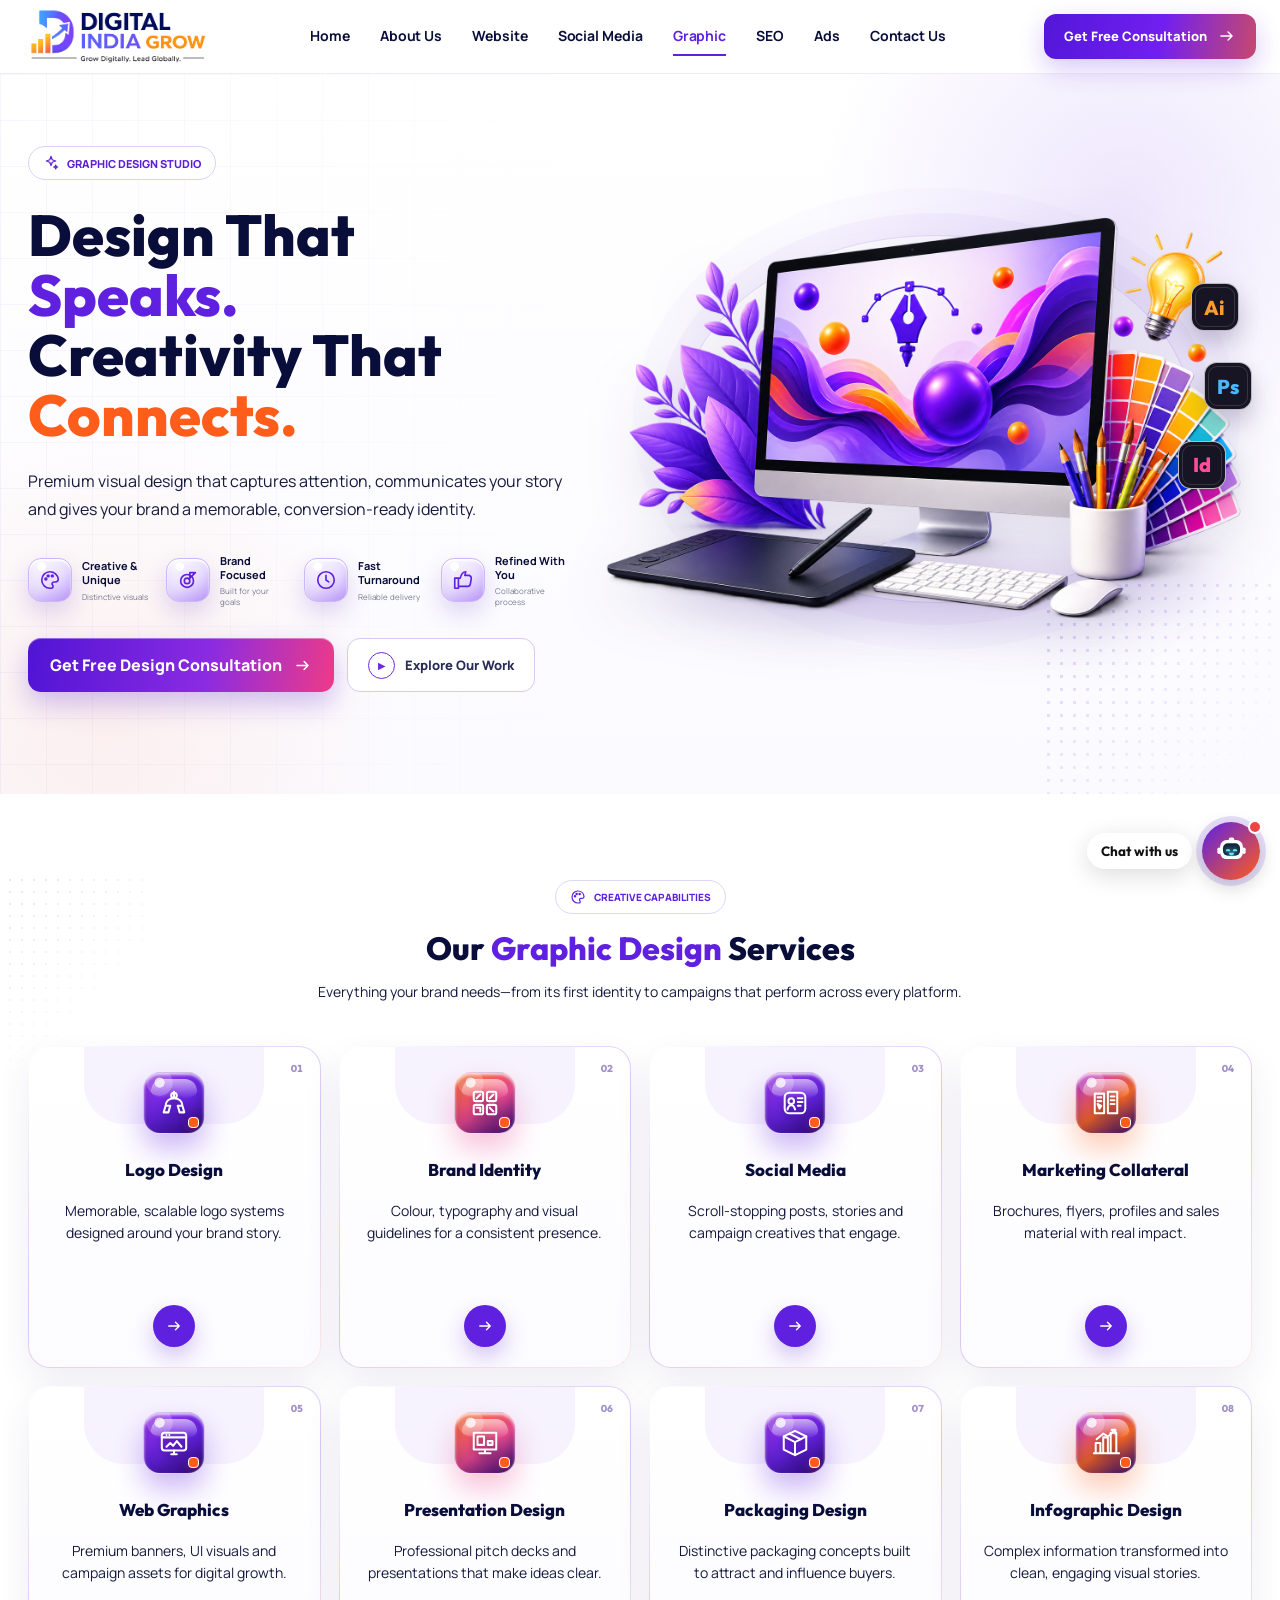
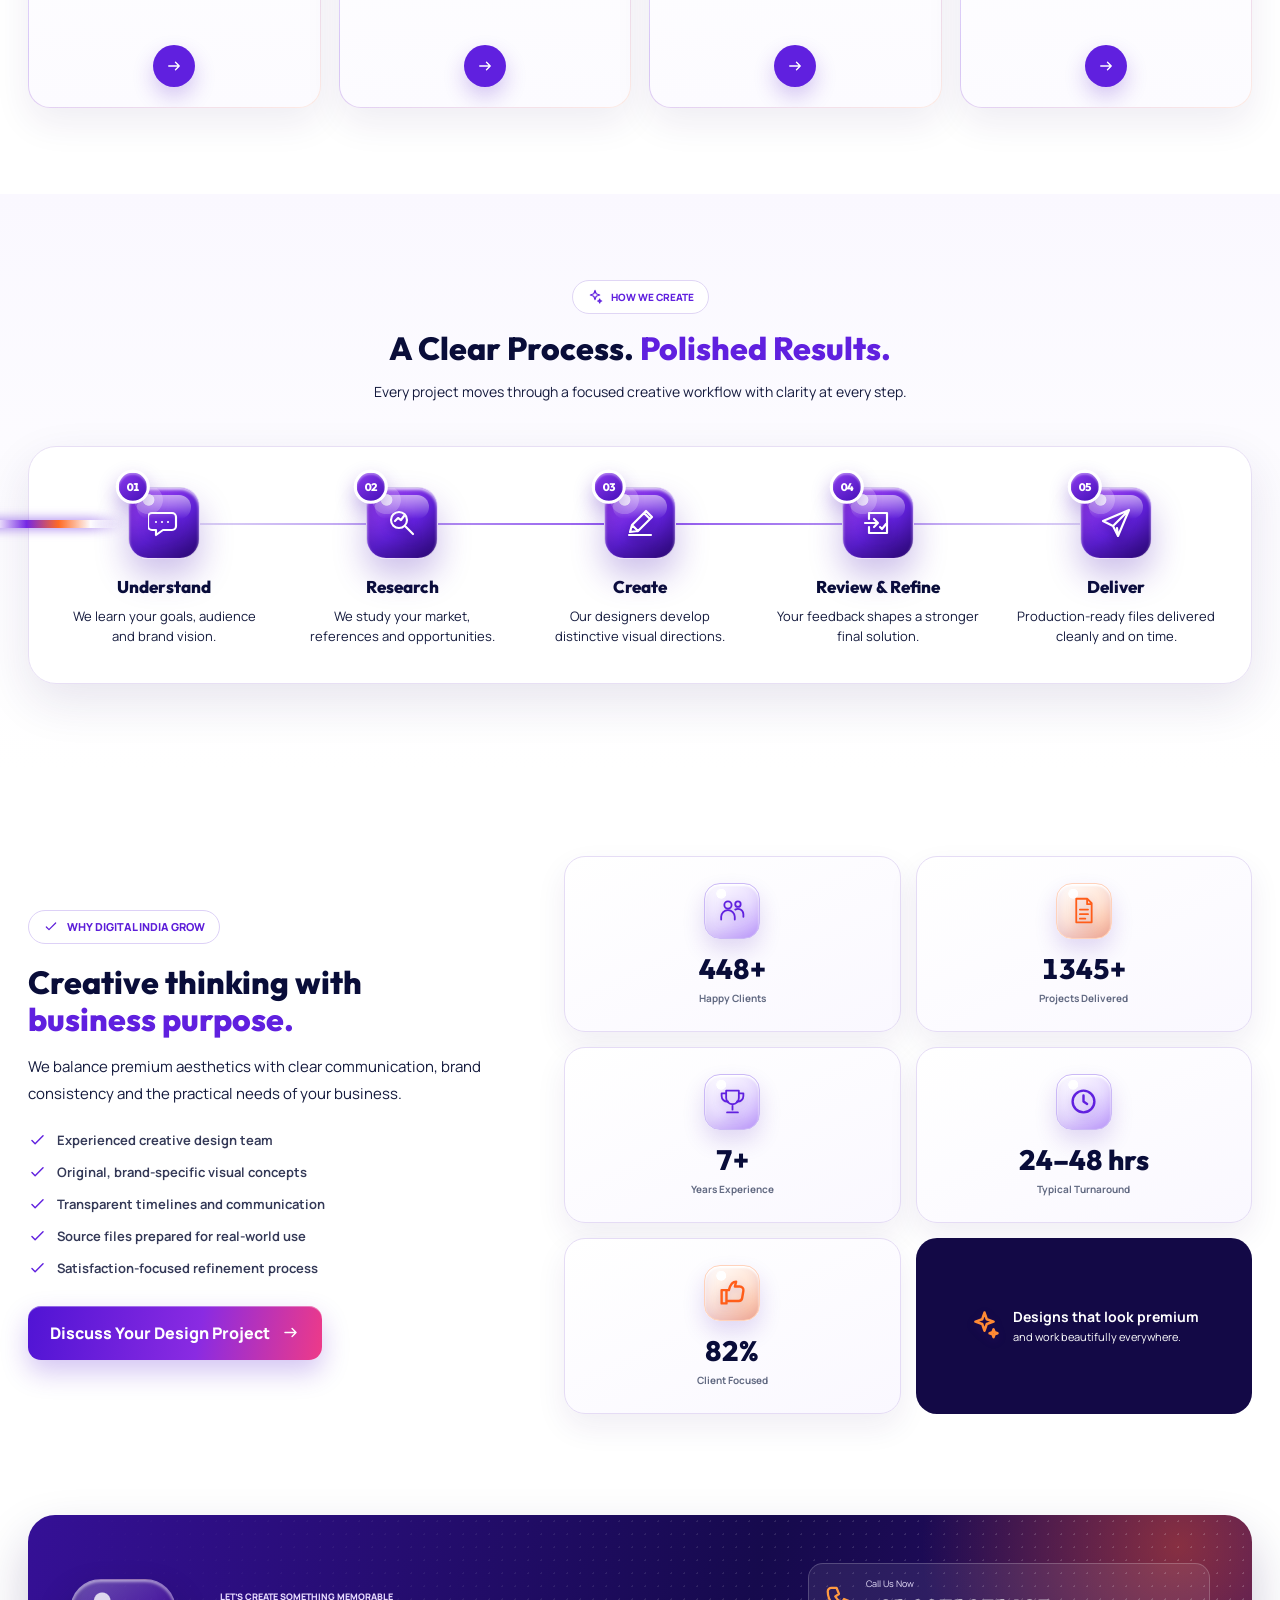
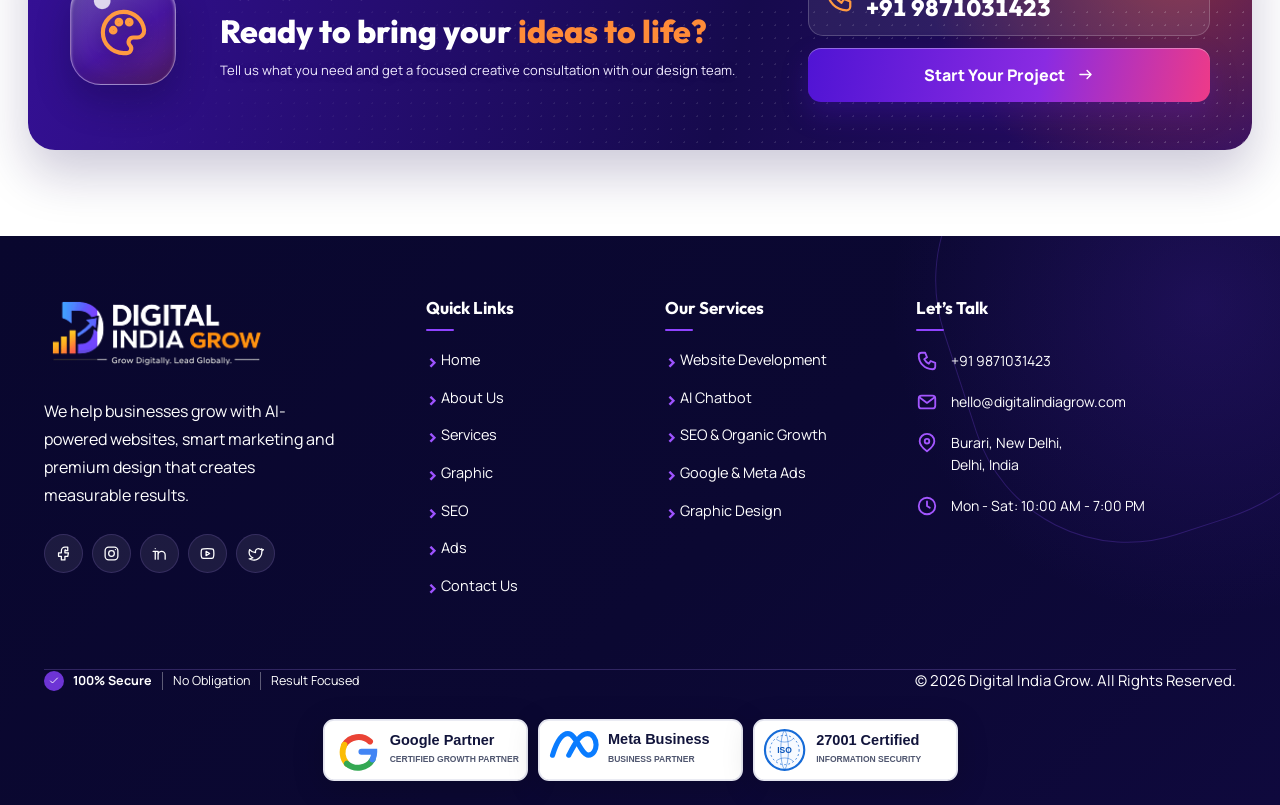
<file: graphic.html>
<!doctype html>
<html lang="en">
<head>
  <meta charset="UTF-8">
  <meta name="viewport" content="width=device-width, initial-scale=1.0">
  <meta name="theme-color" content="#5a20db">
  <title>Premium Graphic Design Services | Digital India Grow</title>
  <meta name="description" content="Premium logo, brand identity, social media, packaging, presentation and digital graphic design services by Digital India Grow.">
  <link rel="preconnect" href="https://fonts.googleapis.com">
  <link rel="preconnect" href="https://fonts.gstatic.com" crossorigin>
  <link href="https://fonts.googleapis.com/css2?family=Manrope:wght@400;500;600;700;800&family=Outfit:wght@600;700;800&display=swap" rel="stylesheet">
  <link rel="stylesheet" href="style.css">
  <link rel="stylesheet" href="graphic.css">
</head>
<body>
  <svg class="svg-sprite" aria-hidden="true">
    <symbol id="g-spark" viewBox="0 0 24 24"><path d="m12 2 1.8 5.2L19 9l-5.2 1.8L12 16l-1.8-5.2L5 9l5.2-1.8L12 2Z"/><path d="m19 15 .8 2.2L22 18l-2.2.8L19 21l-.8-2.2L16 18l2.2-.8L19 15Z"/></symbol>
    <symbol id="g-arrow" viewBox="0 0 24 24"><path d="M5 12h14M14 7l5 5-5 5"/></symbol>
    <symbol id="g-palette" viewBox="0 0 24 24"><path d="M12 3a9 9 0 0 0 0 18h1.4a2 2 0 0 0 1.4-3.4 2 2 0 0 1 1.4-3.4H18A3 3 0 0 0 21 11a9 9 0 0 0-9-8Z"/><circle cx="7.5" cy="11" r="1"/><circle cx="10" cy="7.5" r="1"/><circle cx="14.5" cy="7.5" r="1"/></symbol>
    <symbol id="g-target" viewBox="0 0 24 24"><circle cx="11" cy="13" r="7"/><circle cx="11" cy="13" r="3"/><path d="m13 11 7-7m-1 0h-5v5"/></symbol>
    <symbol id="g-clock" viewBox="0 0 24 24"><circle cx="12" cy="12" r="9"/><path d="M12 7v5l3 2"/></symbol>
    <symbol id="g-thumb" viewBox="0 0 24 24"><path d="M7 10v11H3V10h4Zm0 9h10a3 3 0 0 0 3-2.5l1-6A3 3 0 0 0 18 7h-4l1-4c-3 0-5 3-6 7H7"/></symbol>
    <symbol id="g-logo" viewBox="0 0 32 32"><path d="M16 4v7m0 0c-5 0-9 3-9 8m9-8c5 0 9 3 9 8M7 19h5l-2 7H5l2-7Zm13 0h5l2 7h-5l-2-7Z"/><circle cx="16" cy="8" r="3"/></symbol>
    <symbol id="g-brand" viewBox="0 0 32 32"><rect x="4" y="4" width="10" height="10" rx="2"/><rect x="18" y="4" width="10" height="10" rx="2"/><rect x="4" y="18" width="10" height="10" rx="2"/><rect x="18" y="18" width="10" height="10" rx="2"/><path d="m7 11 4-4m10 4 4-4M7 21h4v4m10-4 4 4"/></symbol>
    <symbol id="g-social" viewBox="0 0 32 32"><rect x="5" y="5" width="22" height="22" rx="5"/><circle cx="12" cy="14" r="3"/><path d="M8 23c.7-3 2-4.5 4-4.5s3.3 1.5 4 4.5M19 11h5m-5 4h5m-5 4h3"/></symbol>
    <symbol id="g-brochure" viewBox="0 0 32 32"><path d="M4 6h10v21H4zM18 4h10v23H18z"/><path d="M7 10h4m-4 4h4m10-5h4m-4 4h4m-4 4h4M9 22l2-3-4-2z"/></symbol>
    <symbol id="g-web" viewBox="0 0 32 32"><rect x="3" y="5" width="26" height="19" rx="3"/><path d="M3 10h26M8 7.5h.01M11 7.5h.01M13 28h6M16 24v4"/><path d="m8 20 4-4 3 3 4-5 5 6"/></symbol>
    <symbol id="g-slide" viewBox="0 0 32 32"><path d="M4 5h24v18H4zM10 27h12M16 23v4"/><path d="M8 18V9h7v9H8Zm11 0v-4h5v4h-5Z"/></symbol>
    <symbol id="g-box" viewBox="0 0 32 32"><path d="m16 3 12 6-12 6L4 9l12-6Z"/><path d="M4 9v14l12 6 12-6V9M16 15v14"/><path d="m10 6 12 6"/></symbol>
    <symbol id="g-info" viewBox="0 0 32 32"><path d="M5 27V16h5v11m3 0V10h5v17m3 0V5h6v22M3 27h27"/><path d="m6 12 7-6 5 3 8-7m-4 0h4v4"/></symbol>
    <symbol id="g-chat" viewBox="0 0 32 32"><path d="M4 6h20a4 4 0 0 1 4 4v9a4 4 0 0 1-4 4h-9l-7 5v-5H4a4 4 0 0 1-4-4v-9a4 4 0 0 1 4-4Z"/><path d="M8 15h.01M14 15h.01M20 15h.01"/></symbol>
    <symbol id="g-search" viewBox="0 0 32 32"><circle cx="13" cy="13" r="8"/><path d="m19 19 8 8M9 14l3-3 3 2 3-4"/></symbol>
    <symbol id="g-pen" viewBox="0 0 32 32"><path d="m6 25 2-7L22 4l6 6-14 14zM8 18l6 6M20 6l6 6M5 28h22"/></symbol>
    <symbol id="g-review" viewBox="0 0 32 32"><path d="M7 12V6h18v20H7v-6M3 16h13m-4-4 4 4-4 4"/><path d="m18 20 2 2 4-5"/></symbol>
    <symbol id="g-send" viewBox="0 0 32 32"><path d="M29 3 3 14l10 5 5 10zM13 19 29 3M18 29l-1-8"/></symbol>
    <symbol id="g-people" viewBox="0 0 32 32"><circle cx="11" cy="10" r="4"/><circle cx="22" cy="9" r="3"/><path d="M3.5 26v-3a7.5 7.5 0 0 1 15 0v3M19 15a6 6 0 0 1 9 5v3"/></symbol>
    <symbol id="g-file" viewBox="0 0 32 32"><path d="M8 3h12l5 5v21H8zM20 3v6h5M12 15h9m-9 5h9m-9 5h6"/></symbol>
    <symbol id="g-trophy" viewBox="0 0 32 32"><path d="M9 4h14v8a7 7 0 0 1-14 0V4Zm7 15v6m-6 3h12"/><path d="M9 7H4v3a6 6 0 0 0 7 6m12-9h5v3a6 6 0 0 1-7 6"/></symbol>
    <symbol id="g-phone" viewBox="0 0 24 24"><path d="M6 3h4l2 5-3 2a14 14 0 0 0 5 5l2-3 5 2v4a3 3 0 0 1-3 3A15 15 0 0 1 3 6a3 3 0 0 1 3-3Z"/></symbol>
    <symbol id="g-user" viewBox="0 0 24 24"><circle cx="12" cy="8" r="4"/><path d="M4 21a8 8 0 0 1 16 0"/></symbol>
    <symbol id="g-mail" viewBox="0 0 24 24"><rect x="3" y="5" width="18" height="14" rx="3"/><path d="m4 7 8 6 8-6"/></symbol>
    <symbol id="g-check" viewBox="0 0 24 24"><path d="m5 12 4 4L19 6"/></symbol>
    <symbol id="g-location" viewBox="0 0 24 24"><path d="M20 10c0 5-8 11-8 11S4 15 4 10a8 8 0 1 1 16 0Z"/><circle cx="12" cy="10" r="2.5"/></symbol>
    <symbol id="g-facebook" viewBox="0 0 24 24"><path d="M14 8h4V3h-4a5 5 0 0 0-5 5v3H5v5h4v5h5v-5h4l1-5h-5V8a1 1 0 0 1 1-1"/></symbol>
    <symbol id="g-instagram" viewBox="0 0 24 24"><rect x="3" y="3" width="18" height="18" rx="5"/><circle cx="12" cy="12" r="4"/><path d="M17.5 6.5h.01"/></symbol>
    <symbol id="g-linkedin" viewBox="0 0 24 24"><path d="M6 9v11M6 5v.01M10 20V9m0 5a5 5 0 0 1 10 0v6M3 9h6"/></symbol>
    <symbol id="g-youtube" viewBox="0 0 24 24"><path d="M21 12c0 3-.4 5.2-1 6-1 1-4.1 1-8 1s-7 0-8-1c-.6-.8-1-3-1-6s.4-5.2 1-6c1-1 4.1-1 8-1s7 0 8 1c.6.8 1 3 1 6Z"/><path d="m10 9 5 3-5 3Z"/></symbol>
    <symbol id="g-twitter" viewBox="0 0 24 24"><path d="M21 5.5a8 8 0 0 1-2.3.7A4 4 0 0 0 12 9.8v.9A11.3 11.3 0 0 1 3.8 6.5s-3.6 8 4.5 11.5A12 12 0 0 1 3 19.5c8 4.5 18 0 18-10.2a4 4 0 0 0-.1-.7A8 8 0 0 0 23 6.5a8 8 0 0 1-2 .5Z"/></symbol>
  </svg>

  <header class="header" id="top">
    <div class="container nav-wrap">
      <a class="brand" href="index.html" aria-label="Digital India Grow home"><img src="assets/digital-india-grow-footer-logo-cropped.png" alt="Digital India Grow — Grow Digitally, Lead Globally"></a>
      <button class="menu-btn" type="button" aria-label="Open menu" aria-expanded="false"><span></span><span></span><span></span></button>
      <nav class="nav" aria-label="Main navigation">
        <a href="index.html">Home</a><a href="index.html#why">About Us</a><a href="website.html">Website</a><a href="social-media.html">Social Media</a><a href="graphic.html" aria-current="page">Graphic</a><a href="seo.html">SEO</a><a href="ads.html">Ads</a><a href="contact.html">Contact Us</a>
      </nav>
      <button class="btn btn-sm nav-cta" type="button" data-open-design-form>Get Free Consultation <svg><use href="#g-arrow"/></svg></button>
    </div>
  </header>

  <main>
    <section class="gd-hero">
      <div class="gd-hero-dots" aria-hidden="true"></div>
      <div class="gd-container gd-hero-grid">
        <div class="gd-hero-copy gd-reveal">
          <span class="gd-eyebrow"><svg><use href="#g-spark"/></svg> GRAPHIC DESIGN STUDIO</span>
          <h1>Design That <em>Speaks.</em><br>Creativity That <strong>Connects.</strong></h1>
          <p>Premium visual design that captures attention, communicates your story and gives your brand a memorable, conversion-ready identity.</p>
          <div class="gd-hero-points">
            <article><span><svg><use href="#g-palette"/></svg></span><div><b>Creative &amp; Unique</b><small>Distinctive visuals</small></div></article>
            <article><span><svg><use href="#g-target"/></svg></span><div><b>Brand Focused</b><small>Built for your goals</small></div></article>
            <article><span><svg><use href="#g-clock"/></svg></span><div><b>Fast Turnaround</b><small>Reliable delivery</small></div></article>
            <article><span><svg><use href="#g-thumb"/></svg></span><div><b>Refined With You</b><small>Collaborative process</small></div></article>
          </div>
          <div class="gd-hero-actions"><button class="gd-btn" type="button" data-open-design-form>Get Free Design Consultation <svg><use href="#g-arrow"/></svg></button><a class="gd-ghost-btn" href="#services"><span>▶</span> Explore Our Work</a></div>
        </div>
        <div class="gd-hero-art gd-reveal gd-delay-1">
          <div class="gd-art-ring" aria-hidden="true"></div>
          <img src="assets/graphic-design-hero-v2.png" alt="Premium graphic design workstation with monitor, drawing tablet, colour swatches and creative tools">
          <span class="gd-tool-chip chip-one">Ai</span><span class="gd-tool-chip chip-two">Ps</span><span class="gd-tool-chip chip-three">Id</span>
        </div>
      </div>
    </section>

    <section class="gd-section gd-services" id="services">
      <div class="gd-container">
        <div class="gd-section-head gd-reveal"><span><svg><use href="#g-palette"/></svg> CREATIVE CAPABILITIES</span><h2>Our <em>Graphic Design</em> Services</h2><p>Everything your brand needs—from its first identity to campaigns that perform across every platform.</p></div>
        <div class="gd-service-grid">
          <article class="gd-service-card gd-reveal"><span class="gd-service-icon"><svg><use href="#g-logo"/></svg></span><b>01</b><h3>Logo Design</h3><p>Memorable, scalable logo systems designed around your brand story.</p><button type="button" data-open-design-form data-service="Logo Design" aria-label="Discuss logo design"><svg><use href="#g-arrow"/></svg></button></article>
          <article class="gd-service-card gd-reveal gd-delay-1"><span class="gd-service-icon"><svg><use href="#g-brand"/></svg></span><b>02</b><h3>Brand Identity</h3><p>Colour, typography and visual guidelines for a consistent presence.</p><button type="button" data-open-design-form data-service="Brand Identity" aria-label="Discuss brand identity"><svg><use href="#g-arrow"/></svg></button></article>
          <article class="gd-service-card gd-reveal gd-delay-2"><span class="gd-service-icon"><svg><use href="#g-social"/></svg></span><b>03</b><h3>Social Media</h3><p>Scroll-stopping posts, stories and campaign creatives that engage.</p><button type="button" data-open-design-form data-service="Social Media Creatives" aria-label="Discuss social media design"><svg><use href="#g-arrow"/></svg></button></article>
          <article class="gd-service-card gd-reveal gd-delay-3"><span class="gd-service-icon"><svg><use href="#g-brochure"/></svg></span><b>04</b><h3>Marketing Collateral</h3><p>Brochures, flyers, profiles and sales material with real impact.</p><button type="button" data-open-design-form data-service="Marketing Collateral" aria-label="Discuss marketing collateral"><svg><use href="#g-arrow"/></svg></button></article>
          <article class="gd-service-card gd-reveal"><span class="gd-service-icon"><svg><use href="#g-web"/></svg></span><b>05</b><h3>Web Graphics</h3><p>Premium banners, UI visuals and campaign assets for digital growth.</p><button type="button" data-open-design-form data-service="Web Graphics" aria-label="Discuss web graphics"><svg><use href="#g-arrow"/></svg></button></article>
          <article class="gd-service-card gd-reveal gd-delay-1"><span class="gd-service-icon"><svg><use href="#g-slide"/></svg></span><b>06</b><h3>Presentation Design</h3><p>Professional pitch decks and presentations that make ideas clear.</p><button type="button" data-open-design-form data-service="Presentation Design" aria-label="Discuss presentation design"><svg><use href="#g-arrow"/></svg></button></article>
          <article class="gd-service-card gd-reveal gd-delay-2"><span class="gd-service-icon"><svg><use href="#g-box"/></svg></span><b>07</b><h3>Packaging Design</h3><p>Distinctive packaging concepts built to attract and influence buyers.</p><button type="button" data-open-design-form data-service="Packaging Design" aria-label="Discuss packaging design"><svg><use href="#g-arrow"/></svg></button></article>
          <article class="gd-service-card gd-reveal gd-delay-3"><span class="gd-service-icon"><svg><use href="#g-info"/></svg></span><b>08</b><h3>Infographic Design</h3><p>Complex information transformed into clean, engaging visual stories.</p><button type="button" data-open-design-form data-service="Infographic Design" aria-label="Discuss infographic design"><svg><use href="#g-arrow"/></svg></button></article>
        </div>
      </div>
    </section>

    <section class="gd-section gd-process" id="process">
      <div class="gd-container">
        <div class="gd-section-head gd-reveal"><span><svg><use href="#g-spark"/></svg> HOW WE CREATE</span><h2>A Clear Process. <em>Polished Results.</em></h2><p>Every project moves through a focused creative workflow with clarity at every step.</p></div>
        <div class="gd-process-shell gd-reveal" data-design-flow>
          <div class="gd-process-line" aria-hidden="true"><i></i></div>
          <div class="gd-process-grid">
            <article><b>01</b><span><svg><use href="#g-chat"/></svg></span><h3>Understand</h3><p>We learn your goals, audience and brand vision.</p></article>
            <article><b>02</b><span><svg><use href="#g-search"/></svg></span><h3>Research</h3><p>We study your market, references and opportunities.</p></article>
            <article><b>03</b><span><svg><use href="#g-pen"/></svg></span><h3>Create</h3><p>Our designers develop distinctive visual directions.</p></article>
            <article><b>04</b><span><svg><use href="#g-review"/></svg></span><h3>Review &amp; Refine</h3><p>Your feedback shapes a stronger final solution.</p></article>
            <article><b>05</b><span><svg><use href="#g-send"/></svg></span><h3>Deliver</h3><p>Production-ready files delivered cleanly and on time.</p></article>
          </div>
        </div>
      </div>
    </section>

    <section class="gd-section gd-why" id="why">
      <div class="gd-container gd-why-grid">
        <div class="gd-why-copy gd-reveal"><span class="gd-eyebrow"><svg><use href="#g-check"/></svg> WHY DIGITAL INDIA GROW</span><h2>Creative thinking with <em>business purpose.</em></h2><p>We balance premium aesthetics with clear communication, brand consistency and the practical needs of your business.</p><ul><li><svg><use href="#g-check"/></svg> Experienced creative design team</li><li><svg><use href="#g-check"/></svg> Original, brand-specific visual concepts</li><li><svg><use href="#g-check"/></svg> Transparent timelines and communication</li><li><svg><use href="#g-check"/></svg> Source files prepared for real-world use</li><li><svg><use href="#g-check"/></svg> Satisfaction-focused refinement process</li></ul><button class="gd-btn" type="button" data-open-design-form>Discuss Your Design Project <svg><use href="#g-arrow"/></svg></button></div>
        <div class="gd-stats gd-reveal gd-delay-1">
          <article><span><svg><use href="#g-people"/></svg></span><strong data-count="500" data-suffix="+">0</strong><small>Happy Clients</small></article>
          <article><span><svg><use href="#g-file"/></svg></span><strong data-count="1500" data-suffix="+">0</strong><small>Projects Delivered</small></article>
          <article><span><svg><use href="#g-trophy"/></svg></span><strong data-count="8" data-suffix="+">0</strong><small>Years Experience</small></article>
          <article><span><svg><use href="#g-clock"/></svg></span><strong>24–48 hrs</strong><small>Typical Turnaround</small></article>
          <article><span><svg><use href="#g-thumb"/></svg></span><strong data-count="100" data-suffix="%">0</strong><small>Client Focused</small></article>
          <div class="gd-stats-note"><svg><use href="#g-spark"/></svg><p><b>Designs that look premium</b><br>and work beautifully everywhere.</p></div>
        </div>
      </div>
    </section>

    <section class="gd-cta-section">
      <div class="gd-container">
        <div class="gd-cta gd-reveal"><div class="gd-cta-art"><span><svg><use href="#g-palette"/></svg></span></div><div><small>LET’S CREATE SOMETHING MEMORABLE</small><h2>Ready to bring your <em>ideas to life?</em></h2><p>Tell us what you need and get a focused creative consultation with our design team.</p></div><div class="gd-cta-contact"><a href="tel:+919871031423"><svg><use href="#g-phone"/></svg><span>Call Us Now<b>+91 9871031423</b></span></a><button class="gd-btn" type="button" data-open-design-form>Start Your Project <svg><use href="#g-arrow"/></svg></button></div></div>
      </div>
    </section>
  </main>

  <footer class="site-footer footer-v2">
    <div class="footer-wave footer-wave-one" aria-hidden="true"></div><div class="footer-wave footer-wave-two" aria-hidden="true"></div>
    <div class="footer-shell">
      <div class="footer-v2-grid">
        <div class="footer-v2-brand">
          <a href="index.html" aria-label="Digital India Grow home"><img src="assets/digital-india-grow-footer-dark-v2.png" alt="Digital India Grow — Grow Digitally, Lead Globally"></a>
          <p>We help businesses grow with AI-powered websites, smart marketing and premium design that creates measurable results.</p>
          <div class="footer-v2-socials"><a href="#" aria-label="Facebook"><svg><use href="#g-facebook"/></svg></a><a href="https://instagram.com/digitalindiagroww" target="_blank" rel="noopener" aria-label="Instagram"><svg><use href="#g-instagram"/></svg></a><a href="#" aria-label="LinkedIn"><svg><use href="#g-linkedin"/></svg></a><a href="#" aria-label="YouTube"><svg><use href="#g-youtube"/></svg></a><a href="#" aria-label="Twitter"><svg><use href="#g-twitter"/></svg></a></div>
        </div>

        <nav class="footer-v2-col" aria-label="Quick links"><h3>Quick Links</h3><a href="index.html">Home</a><a href="index.html#why">About Us</a><a href="index.html#services">Services</a><a href="graphic.html">Graphic</a><a href="seo.html">SEO</a><a href="ads.html">Ads</a><a href="contact.html">Contact Us</a></nav>
        <nav class="footer-v2-col footer-v2-services" aria-label="Our services"><h3>Our Services</h3><a href="index.html#services">Website Development</a><a href="index.html#services">AI Chatbot</a><a href="seo.html">SEO &amp; Organic Growth</a><a href="ads.html">Google &amp; Meta Ads</a><a href="graphic.html">Graphic Design</a></nav>
        
        <div class="footer-v2-talk"><h3>Let’s Talk</h3><a href="tel:+919871031423"><svg><use href="#g-phone"/></svg><span>+91 9871031423</span></a><a href="mailto:hello@digitalindiagrow.com"><svg><use href="#g-mail"/></svg><span>hello@digitalindiagrow.com</span></a><div><svg><use href="#g-location"/></svg><span>Burari, New Delhi,<br>Delhi, India</span></div><div><svg><use href="#g-clock"/></svg><span>Mon - Sat: 10:00 AM - 7:00 PM</span></div></div>
      </div>

      <div class="footer-v2-bottom">
        <div class="footer-security"><svg><use href="#g-check"/></svg><span><b>100% Secure</b><i></i>No Obligation<i></i>Result Focused</span></div>
        <p>© 2026 Digital India Grow. All Rights Reserved.</p>
        <div class="footer-trust"><img src="assets/trust-google-partner.svg" alt="Google Partner certified"><img src="assets/trust-meta-partner.svg" alt="Meta Business Partner"><img src="assets/trust-iso-27001.svg" alt="ISO 27001 information security certified"></div>
      </div>
    </div>
  </footer>

  <div class="gd-modal" id="designModal" hidden>
    <div class="gd-modal-backdrop" data-close-design-form></div>
    <section class="gd-modal-panel" role="dialog" aria-modal="true" aria-labelledby="designModalTitle">
      <button class="gd-modal-close" type="button" aria-label="Close consultation form" data-close-design-form>&times;</button>
      <span class="gd-eyebrow"><svg><use href="#g-spark"/></svg> FREE DESIGN CONSULTATION</span><h2 id="designModalTitle">Start a <em>premium design</em> project.</h2><p>Share your details and our team will connect with you to discuss scope, timeline and creative direction.</p>
      <form id="designForm" data-sheet-endpoint="https://script.google.com/macros/s/AKfycbwdTaTsA2IEbV0asEQfoBZHz1leX9256AcyLIcJa7Fn-6uc5tAkZMedIKG_sQxgUSdxtg/exec" data-whatsapp="919871031423">
        <label><svg><use href="#g-user"/></svg><input required name="name" autocomplete="name" placeholder="Your Name" aria-label="Your Name"></label>
        <label><svg><use href="#g-phone"/></svg><input required name="phone" type="tel" inputmode="tel" autocomplete="tel" pattern="[0-9+() -]{10,18}" placeholder="Phone Number" aria-label="Phone Number"></label>
        <label><svg><use href="#g-mail"/></svg><input name="email" type="email" autocomplete="email" placeholder="Business Email" aria-label="Business Email"></label>
        <label><svg><use href="#g-palette"/></svg><select required name="requirement" aria-label="Design service"><option value="" disabled>Select Design Service</option><option>Logo Design</option><option>Brand Identity</option><option>Social Media Creatives</option><option>Marketing Collateral</option><option>Web Graphics</option><option>Presentation Design</option><option>Packaging Design</option><option>Infographic Design</option><option selected>Graphic Design Consultation</option></select></label>
        <button class="gd-btn" type="submit">Request Free Consultation <svg><use href="#g-arrow"/></svg></button><p class="gd-form-status" role="status" aria-live="polite"></p>
      </form><small><svg><use href="#g-check"/></svg> Your details remain private. No spam, no obligation.</small>
    </section>
  </div>

  <script src="script.js"></script>
  <script src="graphic.js"></script>
  <script src="ai-chat-config.js"></script><script src="ai-chat-widget.js" defer></script>
</body>
</html>
</file>
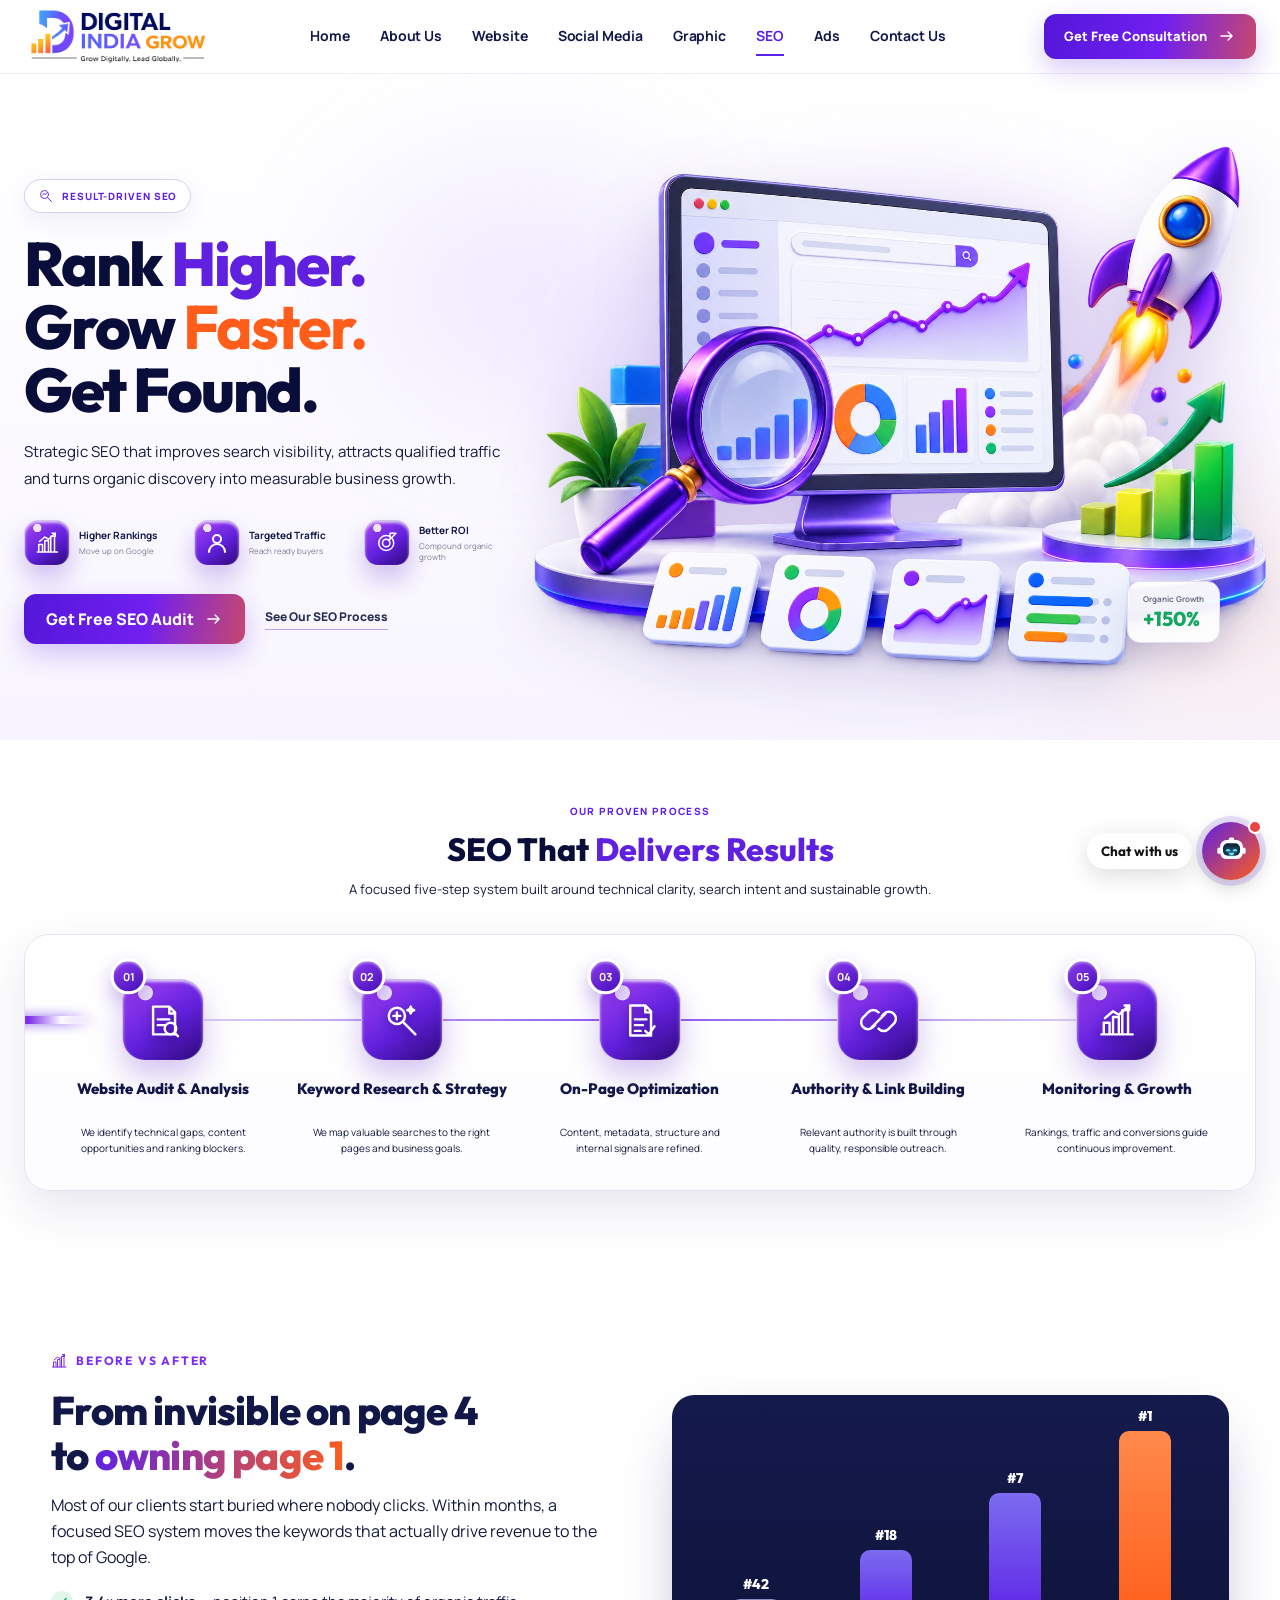
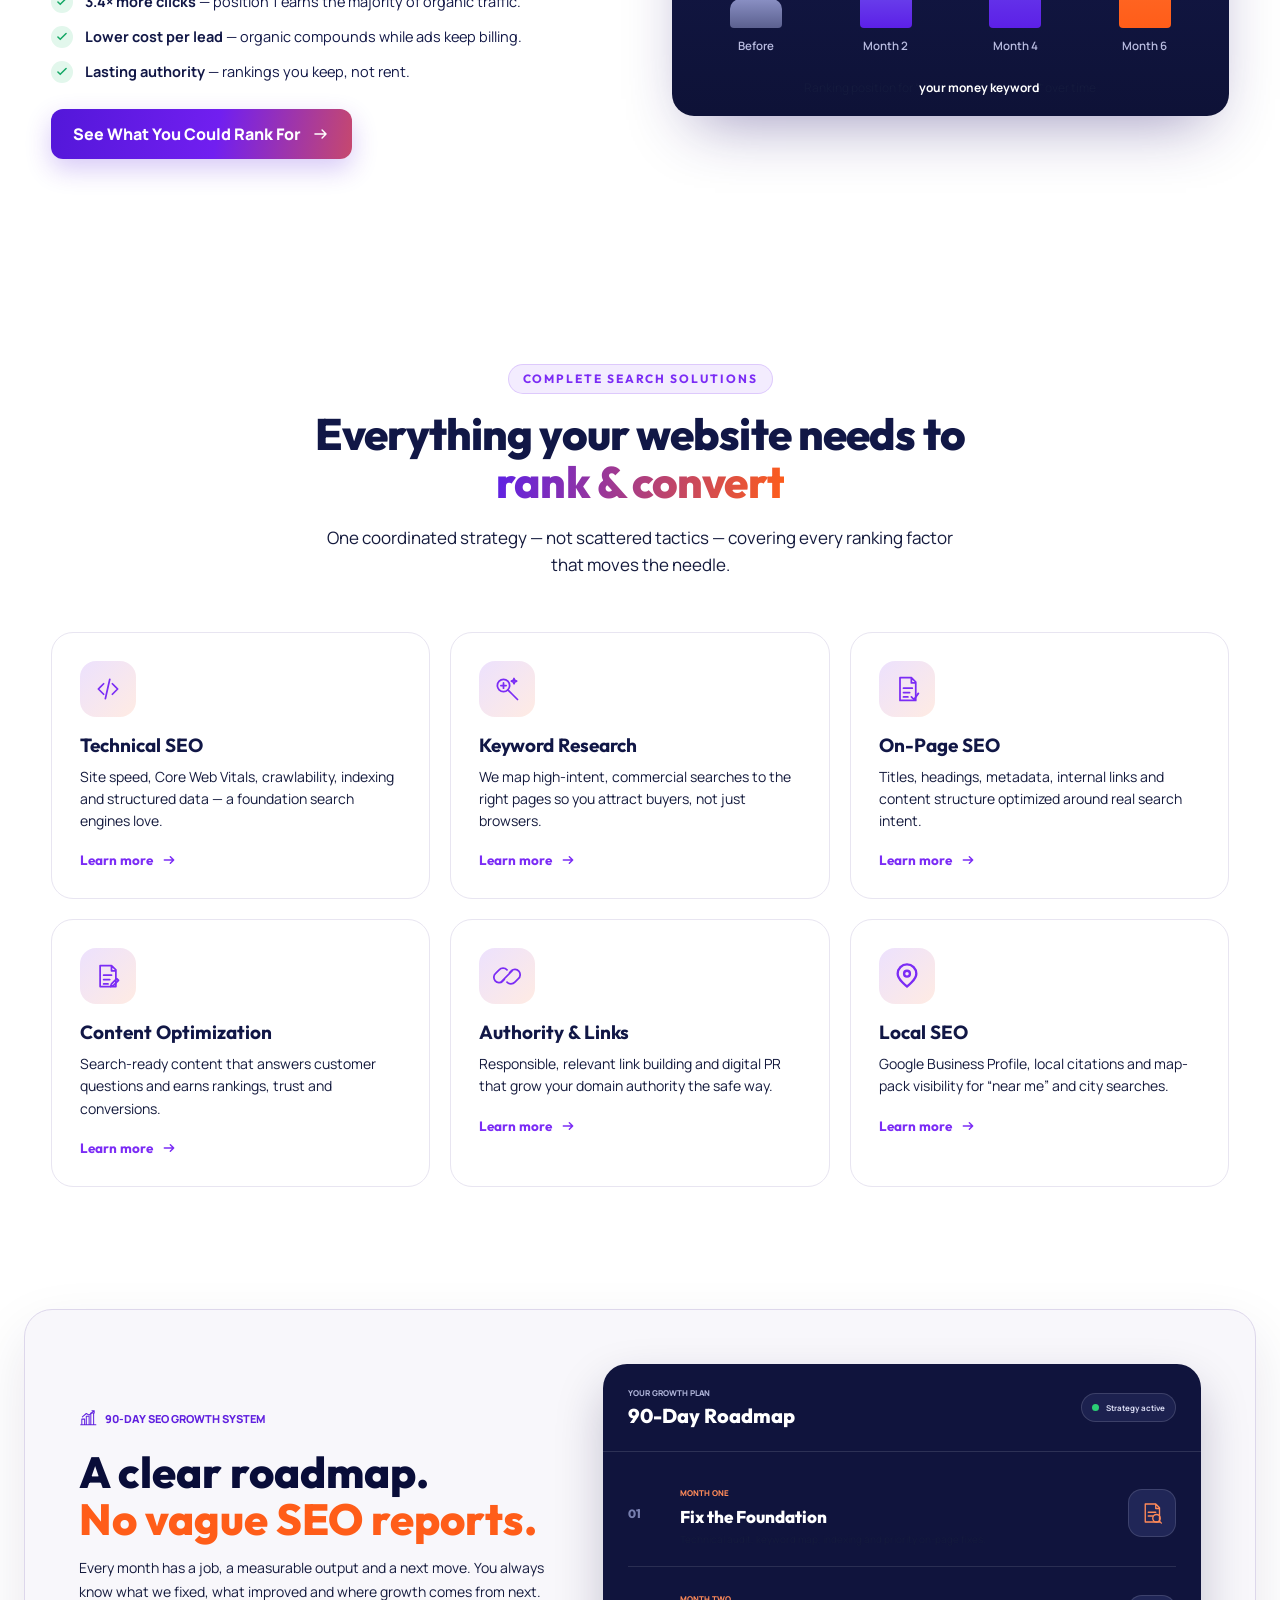
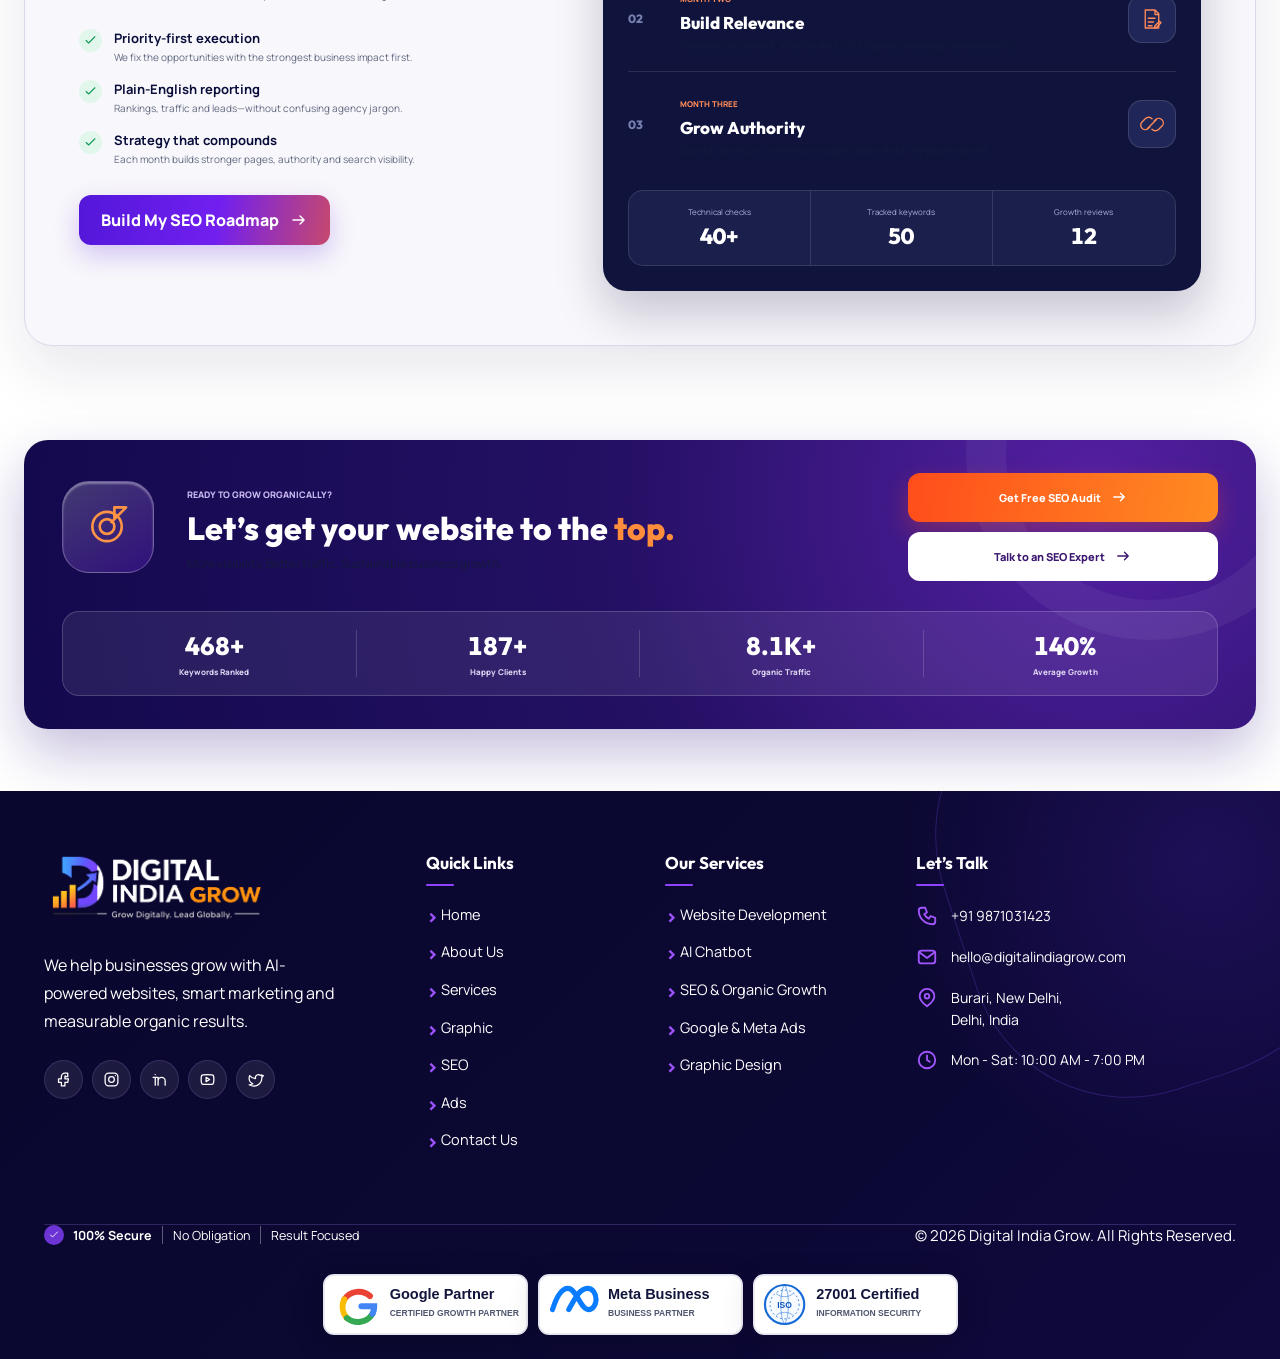
<file: seo.html>
<!doctype html>
<html lang="en">
<head>
  <meta charset="UTF-8">
  <meta name="viewport" content="width=device-width, initial-scale=1.0">
  <meta name="theme-color" content="#4f18db">
  <title>Premium SEO Services | Digital India Grow</title>
  <meta name="description" content="Result-driven SEO audits, keyword strategy, technical SEO, content optimization and authority building by Digital India Grow.">
  <link rel="preconnect" href="https://fonts.googleapis.com">
  <link rel="preconnect" href="https://fonts.gstatic.com" crossorigin>
  <link href="https://fonts.googleapis.com/css2?family=Manrope:wght@400;500;600;700;800&family=Outfit:wght@600;700;800&display=swap" rel="stylesheet">
  <link rel="stylesheet" href="style.css">
  <link rel="stylesheet" href="seo.css">
</head>
<body>
  <svg class="svg-sprite" aria-hidden="true">
    <symbol id="s-spark" viewBox="0 0 24 24"><path d="m12 2 1.8 5.2L19 9l-5.2 1.8L12 16l-1.8-5.2L5 9l5.2-1.8L12 2Z"/><path d="m19 15 .8 2.2L22 18l-2.2.8L19 21l-.8-2.2L16 18l2.2-.8L19 15Z"/></symbol>
    <symbol id="s-arrow" viewBox="0 0 24 24"><path d="M5 12h14M14 7l5 5-5 5"/></symbol>
    <symbol id="s-search" viewBox="0 0 32 32"><circle cx="13" cy="13" r="8"/><path d="m19 19 8 8M9 14l3-3 3 2 3-4"/></symbol>
    <symbol id="s-target" viewBox="0 0 32 32"><circle cx="15" cy="16" r="10"/><circle cx="15" cy="16" r="5"/><path d="m18 13 10-10m-1 0h-7v7"/></symbol>
    <symbol id="s-audit" viewBox="0 0 32 32"><path d="M7 4h14l5 5v19H7zM21 4v6h5M11 15h10m-10 5h6"/><circle cx="22" cy="23" r="5"/><path d="m25.5 26.5 3 3"/></symbol>
    <symbol id="s-keyword" viewBox="0 0 32 32"><circle cx="12" cy="12" r="7"/><path d="m17 17 5 5m0 0 6 6M9 12h6m-3-3v6"/><path d="m24 4 .9 2.1L27 7l-2.1.9L24 10l-.9-2.1L21 7l2.1-.9z"/></symbol>
    <symbol id="s-page" viewBox="0 0 32 32"><path d="M8 3h13l5 5v21H8zM21 3v6h5M12 15h10m-10 5h7m-7 5h5"/><path d="m21 25 3 3 5-7"/></symbol>
    <symbol id="s-link" viewBox="0 0 32 32"><path d="m13 20-2 2a6 6 0 0 1-8-9l4-4a6 6 0 0 1 9 0m3 3 2-2a6 6 0 0 1 8 9l-4 4a6 6 0 0 1-9 0M10 22l12-12"/></symbol>
    <symbol id="s-chart" viewBox="0 0 32 32"><path d="M5 28V18h5v10m3 0V13h5v15m3 0V7h5v21M3 28h27"/><path d="m6 14 7-6 5 3 9-8m-4 0h4v4"/></symbol>
    <symbol id="s-code" viewBox="0 0 32 32"><path d="m11 10-6 6 6 6m10-12 6 6-6 6m-3-17-5 22"/></symbol>
    <symbol id="s-content" viewBox="0 0 32 32"><path d="M7 4h13l5 5v19H7zM20 4v6h5M11 15h9m-9 5h7m-7 5h5"/><path d="m20 25 6-6 2 2-6 6-3 1z"/></symbol>
    <symbol id="s-location" viewBox="0 0 24 24"><path d="M20 10c0 5-8 11-8 11S4 15 4 10a8 8 0 1 1 16 0Z"/><circle cx="12" cy="10" r="2.5"/></symbol>
    <symbol id="s-report" viewBox="0 0 32 32"><path d="M7 4h18v24H7zM11 11h10M11 16h8"/><path d="M12 24v-3m4 3v-6m4 6v-9"/></symbol>
    <symbol id="s-user" viewBox="0 0 24 24"><circle cx="12" cy="8" r="4"/><path d="M4 21a8 8 0 0 1 16 0"/></symbol>
    <symbol id="s-phone" viewBox="0 0 24 24"><path d="M6 3h4l2 5-3 2a14 14 0 0 0 5 5l2-3 5 2v4a3 3 0 0 1-3 3A15 15 0 0 1 3 6a3 3 0 0 1 3-3Z"/></symbol>
    <symbol id="s-mail" viewBox="0 0 24 24"><rect x="3" y="5" width="18" height="14" rx="3"/><path d="m4 7 8 6 8-6"/></symbol>
    <symbol id="s-clock" viewBox="0 0 24 24"><circle cx="12" cy="12" r="9"/><path d="M12 7v5l3 2"/></symbol>
    <symbol id="s-check" viewBox="0 0 24 24"><path d="m5 12 4 4L19 6"/></symbol>
    <symbol id="s-facebook" viewBox="0 0 24 24"><path d="M14 8h4V3h-4a5 5 0 0 0-5 5v3H5v5h4v5h5v-5h4l1-5h-5V8a1 1 0 0 1 1-1"/></symbol>
    <symbol id="s-instagram" viewBox="0 0 24 24"><rect x="3" y="3" width="18" height="18" rx="5"/><circle cx="12" cy="12" r="4"/><path d="M17.5 6.5h.01"/></symbol>
    <symbol id="s-linkedin" viewBox="0 0 24 24"><path d="M6 9v11M6 5v.01M10 20V9m0 5a5 5 0 0 1 10 0v6M3 9h6"/></symbol>
    <symbol id="s-youtube" viewBox="0 0 24 24"><path d="M21 12c0 3-.4 5.2-1 6-1 1-4.1 1-8 1s-7 0-8-1c-.6-.8-1-3-1-6s.4-5.2 1-6c1-1 4.1-1 8-1s7 0 8 1c.6.8 1 3 1 6Z"/><path d="m10 9 5 3-5 3Z"/></symbol>
    <symbol id="s-twitter" viewBox="0 0 24 24"><path d="M21 5.5a8 8 0 0 1-2.3.7A4 4 0 0 0 12 9.8v.9A11.3 11.3 0 0 1 3.8 6.5s-3.6 8 4.5 11.5A12 12 0 0 1 3 19.5c8 4.5 18 0 18-10.2a4 4 0 0 0-.1-.7A8 8 0 0 0 23 6.5a8 8 0 0 1-2 .5Z"/></symbol>
  </svg>

  <header class="header" id="top">
    <div class="container nav-wrap">
      <a class="brand" href="index.html" aria-label="Digital India Grow home"><img src="assets/digital-india-grow-footer-logo-cropped.png" alt="Digital India Grow — Grow Digitally, Lead Globally"></a>
      <button class="menu-btn" type="button" aria-label="Open menu" aria-expanded="false"><span></span><span></span><span></span></button>
      <nav class="nav" aria-label="Main navigation"><a href="index.html">Home</a><a href="index.html#why">About Us</a><a href="website.html">Website</a><a href="social-media.html">Social Media</a><a href="graphic.html">Graphic</a><a href="seo.html" aria-current="page">SEO</a><a href="ads.html">Ads</a><a href="contact.html">Contact Us</a></nav>
      <button class="btn btn-sm nav-cta" type="button" data-open-seo-form>Get Free Consultation <svg><use href="#s-arrow"/></svg></button>
    </div>
  </header>

  <main>
    <section class="seo-hero">
      <div class="seo-orb seo-orb-a"></div><div class="seo-orb seo-orb-b"></div>
      <div class="seo-container seo-hero-grid">
        <div class="seo-hero-copy seo-reveal"><span class="seo-eyebrow"><svg><use href="#s-search"/></svg> RESULT-DRIVEN SEO</span><h1>Rank <em>Higher.</em><br>Grow <strong>Faster.</strong><br>Get Found.</h1><p>Strategic SEO that improves search visibility, attracts qualified traffic and turns organic discovery into measurable business growth.</p><div class="seo-benefits"><article><span><svg><use href="#s-chart"/></svg></span><div><b>Higher Rankings</b><small>Move up on Google</small></div></article><article><span><svg><use href="#s-user"/></svg></span><div><b>Targeted Traffic</b><small>Reach ready buyers</small></div></article><article><span><svg><use href="#s-target"/></svg></span><div><b>Better ROI</b><small>Compound organic growth</small></div></article></div><div class="seo-hero-actions"><button class="btn" type="button" data-open-seo-form>Get Free SEO Audit <svg><use href="#s-arrow"/></svg></button><a href="#process" class="seo-ghost">See Our SEO Process</a></div></div>
        <div class="seo-hero-art seo-reveal seo-delay"><img src="assets/seo-services-hero-v1.png" alt="SEO analytics dashboard, magnifying glass, growth chart and rocket launch"><span class="seo-float">Organic Growth <b>+150%</b></span></div>
      </div>
    </section>

    <section class="seo-section seo-process" id="process"><div class="seo-container"><div class="seo-head seo-reveal"><span>OUR PROVEN PROCESS</span><h2>SEO That <em>Delivers Results</em></h2><p>A focused five-step system built around technical clarity, search intent and sustainable growth.</p></div><div class="seo-process-grid seo-reveal" data-seo-flow>
      <article><b>01</b><span><svg><use href="#s-audit"/></svg></span><h3>Website Audit &amp; Analysis</h3><p>We identify technical gaps, content opportunities and ranking blockers.</p></article>
      <article><b>02</b><span><svg><use href="#s-keyword"/></svg></span><h3>Keyword Research &amp; Strategy</h3><p>We map valuable searches to the right pages and business goals.</p></article>
      <article><b>03</b><span><svg><use href="#s-page"/></svg></span><h3>On-Page Optimization</h3><p>Content, metadata, structure and internal signals are refined.</p></article>
      <article><b>04</b><span><svg><use href="#s-link"/></svg></span><h3>Authority &amp; Link Building</h3><p>Relevant authority is built through quality, responsible outreach.</p></article>
      <article><b>05</b><span><svg><use href="#s-chart"/></svg></span><h3>Monitoring &amp; Growth</h3><p>Rankings, traffic and conversions guide continuous improvement.</p></article>
    </div></div></section>

    <!-- ============ BEFORE / AFTER ============ -->
    <section class="seop-section seop-ba" id="seo-results">
      <div class="seop-container seop-ba-grid">
        <div class="seop-ba-copy seo-reveal">
          <span class="seop-eyebrow"><svg><use href="#s-chart"/></svg> BEFORE vs AFTER</span>
          <h2>From invisible on page 4<br>to <em>owning page 1</em>.</h2>
          <p>Most of our clients start buried where nobody clicks. Within months, a focused SEO system moves the keywords that actually drive revenue to the top of Google.</p>
          <ul class="seop-ba-points">
            <li><svg><use href="#s-check"/></svg><span><b>3.4&times; more clicks</b> — position 1 earns the majority of organic traffic.</span></li>
            <li><svg><use href="#s-check"/></svg><span><b>Lower cost per lead</b> — organic compounds while ads keep billing.</span></li>
            <li><svg><use href="#s-check"/></svg><span><b>Lasting authority</b> — rankings you keep, not rent.</span></li>
          </ul>
          <button class="btn" type="button" data-open-seo-form>See What You Could Rank For <svg><use href="#s-arrow"/></svg></button>
        </div>
        <div class="seop-ba-chart seo-reveal seo-delay" data-seop-bars>
          <div class="seop-ba-row"><span class="seop-ba-tag">Before</span><div class="seop-bar-track"><i class="seop-bar seop-bar-before" style="--h:14%"><em>#42</em></i></div></div>
          <div class="seop-ba-row"><span class="seop-ba-tag">Month 2</span><div class="seop-bar-track"><i class="seop-bar" style="--h:38%"><em>#18</em></i></div></div>
          <div class="seop-ba-row"><span class="seop-ba-tag">Month 4</span><div class="seop-bar-track"><i class="seop-bar" style="--h:66%"><em>#7</em></i></div></div>
          <div class="seop-ba-row"><span class="seop-ba-tag">Month 6</span><div class="seop-bar-track"><i class="seop-bar seop-bar-after" style="--h:96%"><em>#1</em></i></div></div>
          <p class="seop-ba-axis">Ranking position for &ldquo;<b>your money keyword</b>&rdquo; over time</p>
        </div>
      </div>
    </section>

    <!-- ============ SERVICES (rank & convert) ============ -->
    <section class="seop-section seop-services" id="seo-services">
      <div class="seop-container">
        <div class="seop-head seo-reveal">
          <span>COMPLETE SEARCH SOLUTIONS</span>
          <h2>Everything your website needs to <em>rank &amp; convert</em></h2>
          <p>One coordinated strategy — not scattered tactics — covering every ranking factor that moves the needle.</p>
        </div>
        <div class="seop-svc-grid">
          <article class="seop-svc seo-reveal"><span class="seop-svc-ic"><svg><use href="#s-code"/></svg></span><h3>Technical SEO</h3><p>Site speed, Core Web Vitals, crawlability, indexing and structured data — a foundation search engines love.</p><button data-open-seo-form data-seo-service="Technical SEO" aria-label="Discuss Technical SEO">Learn more <svg><use href="#s-arrow"/></svg></button></article>
          <article class="seop-svc seo-reveal"><span class="seop-svc-ic"><svg><use href="#s-keyword"/></svg></span><h3>Keyword Research</h3><p>We map high-intent, commercial searches to the right pages so you attract buyers, not just browsers.</p><button data-open-seo-form data-seo-service="Keyword Research" aria-label="Discuss Keyword Research">Learn more <svg><use href="#s-arrow"/></svg></button></article>
          <article class="seop-svc seo-reveal"><span class="seop-svc-ic"><svg><use href="#s-page"/></svg></span><h3>On-Page SEO</h3><p>Titles, headings, metadata, internal links and content structure optimized around real search intent.</p><button data-open-seo-form data-seo-service="On-Page SEO" aria-label="Discuss On-Page SEO">Learn more <svg><use href="#s-arrow"/></svg></button></article>
          <article class="seop-svc seo-reveal"><span class="seop-svc-ic"><svg><use href="#s-content"/></svg></span><h3>Content Optimization</h3><p>Search-ready content that answers customer questions and earns rankings, trust and conversions.</p><button data-open-seo-form data-seo-service="Content Optimization" aria-label="Discuss Content Optimization">Learn more <svg><use href="#s-arrow"/></svg></button></article>
          <article class="seop-svc seo-reveal"><span class="seop-svc-ic"><svg><use href="#s-link"/></svg></span><h3>Authority &amp; Links</h3><p>Responsible, relevant link building and digital PR that grow your domain authority the safe way.</p><button data-open-seo-form data-seo-service="Link Building" aria-label="Discuss Link Building">Learn more <svg><use href="#s-arrow"/></svg></button></article>
          <article class="seop-svc seo-reveal"><span class="seop-svc-ic"><svg><use href="#s-location"/></svg></span><h3>Local SEO</h3><p>Google Business Profile, local citations and map-pack visibility for &ldquo;near me&rdquo; and city searches.</p><button data-open-seo-form data-seo-service="Local SEO" aria-label="Discuss Local SEO">Learn more <svg><use href="#s-arrow"/></svg></button></article>
        </div>
      </div>
    </section>

    <section class="seo-growth-system" id="seo-growth-plan">
      <div class="seo-container">
        <div class="seo-growth-shell">
          <div class="seo-growth-copy">
            <span class="seo-growth-kicker"><svg><use href="#s-chart"/></svg> 90-DAY SEO GROWTH SYSTEM</span>
            <h2>A clear roadmap.<br><em>No vague SEO reports.</em></h2>
            <p>Every month has a job, a measurable output and a next move. You always know what we fixed, what improved and where growth comes from next.</p>
            <ul>
              <li><svg><use href="#s-check"/></svg><span><b>Priority-first execution</b><small>We fix the opportunities with the strongest business impact first.</small></span></li>
              <li><svg><use href="#s-check"/></svg><span><b>Plain-English reporting</b><small>Rankings, traffic and leads—without confusing agency jargon.</small></span></li>
              <li><svg><use href="#s-check"/></svg><span><b>Strategy that compounds</b><small>Each month builds stronger pages, authority and search visibility.</small></span></li>
            </ul>
            <button class="btn" type="button" data-open-seo-form>Build My SEO Roadmap <svg><use href="#s-arrow"/></svg></button>
          </div>

          <div class="seo-roadmap" aria-label="Three month SEO growth roadmap">
            <div class="seo-roadmap-top"><div><small>YOUR GROWTH PLAN</small><strong>90-Day Roadmap</strong></div><span><i></i> Strategy active</span></div>
            <div class="seo-roadmap-list">
              <article><b>01</b><div><small>MONTH ONE</small><h3>Fix the Foundation</h3><p>Technical audit, keyword map, indexing and priority on-page fixes.</p></div><span><svg><use href="#s-audit"/></svg></span></article>
              <article><b>02</b><div><small>MONTH TWO</small><h3>Build Relevance</h3><p>Commercial content, internal links, local signals and page improvements.</p></div><span><svg><use href="#s-content"/></svg></span></article>
              <article><b>03</b><div><small>MONTH THREE</small><h3>Grow Authority</h3><p>Quality outreach, conversion insights and a data-led growth sprint.</p></div><span><svg><use href="#s-link"/></svg></span></article>
            </div>
            <div class="seo-roadmap-metrics"><article><small>Technical checks</small><strong>40+</strong></article><article><small>Tracked keywords</small><strong>50</strong></article><article><small>Growth reviews</small><strong>12</strong></article></div>
          </div>
        </div>
      </div>
    </section>

    <section class="seo-cta-wrap"><div class="seo-container"><div class="seo-cta seo-reveal"><div class="seo-cta-icon"><svg><use href="#s-target"/></svg></div><div><small>READY TO GROW ORGANICALLY?</small><h2>Let’s get your website to the <em>top.</em></h2><p>More visibility. Better traffic. Sustainable business growth.</p></div><div class="seo-cta-actions"><button class="seo-orange-btn" type="button" data-open-seo-form>Get Free SEO Audit <svg><use href="#s-arrow"/></svg></button><a href="https://wa.me/919871031423" target="_blank" rel="noopener">Talk to an SEO Expert <svg><use href="#s-arrow"/></svg></a></div><div class="seo-proof"><article><strong data-count="500" data-suffix="+">0+</strong><small>Keywords Ranked</small></article><article><strong data-count="200" data-suffix="+">0+</strong><small>Happy Clients</small></article><article><strong data-count="8.7" data-suffix="K+">0K+</strong><small>Organic Traffic</small></article><article><strong data-count="150" data-suffix="%">0%</strong><small>Average Growth</small></article></div></div></div></section>
  </main>

  <footer class="site-footer footer-v2"><div class="footer-wave footer-wave-one" aria-hidden="true"></div><div class="footer-wave footer-wave-two" aria-hidden="true"></div><div class="footer-shell"><div class="footer-v2-grid"><div class="footer-v2-brand"><a href="index.html" aria-label="Digital India Grow home"><img src="assets/digital-india-grow-footer-dark-v2.png" alt="Digital India Grow — Grow Digitally, Lead Globally"></a><p>We help businesses grow with AI-powered websites, smart marketing and measurable organic results.</p><div class="footer-v2-socials"><a href="#" aria-label="Facebook"><svg><use href="#s-facebook"/></svg></a><a href="https://instagram.com/digitalindiagroww" target="_blank" rel="noopener" aria-label="Instagram"><svg><use href="#s-instagram"/></svg></a><a href="#" aria-label="LinkedIn"><svg><use href="#s-linkedin"/></svg></a><a href="#" aria-label="YouTube"><svg><use href="#s-youtube"/></svg></a><a href="#" aria-label="Twitter"><svg><use href="#s-twitter"/></svg></a></div></div><nav class="footer-v2-col" aria-label="Quick links"><h3>Quick Links</h3><a href="index.html">Home</a><a href="index.html#why">About Us</a><a href="index.html#services">Services</a><a href="graphic.html">Graphic</a><a href="seo.html">SEO</a><a href="ads.html">Ads</a><a href="contact.html">Contact Us</a></nav><nav class="footer-v2-col footer-v2-services" aria-label="Our services"><h3>Our Services</h3><a href="index.html#services">Website Development</a><a href="index.html#services">AI Chatbot</a><a href="seo.html">SEO &amp; Organic Growth</a><a href="ads.html">Google &amp; Meta Ads</a><a href="graphic.html">Graphic Design</a></nav><div class="footer-v2-talk"><h3>Let’s Talk</h3><a href="tel:+919871031423"><svg><use href="#s-phone"/></svg><span>+91 9871031423</span></a><a href="mailto:hello@digitalindiagrow.com"><svg><use href="#s-mail"/></svg><span>hello@digitalindiagrow.com</span></a><div><svg><use href="#s-location"/></svg><span>Burari, New Delhi,<br>Delhi, India</span></div><div><svg><use href="#s-clock"/></svg><span>Mon - Sat: 10:00 AM - 7:00 PM</span></div></div></div><div class="footer-v2-bottom"><div class="footer-security"><svg><use href="#s-check"/></svg><span><b>100% Secure</b><i></i>No Obligation<i></i>Result Focused</span></div><p>© 2026 Digital India Grow. All Rights Reserved.</p><div class="footer-trust"><img src="assets/trust-google-partner.svg" alt="Google Partner certified"><img src="assets/trust-meta-partner.svg" alt="Meta Business Partner"><img src="assets/trust-iso-27001.svg" alt="ISO 27001 information security certified"></div></div></div></footer>

  <div class="seo-modal" id="seoModal" hidden><div class="seo-modal-backdrop" data-close-seo-form></div><section class="seo-modal-panel" role="dialog" aria-modal="true" aria-labelledby="seoModalTitle"><button class="seo-modal-close" type="button" aria-label="Close SEO form" data-close-seo-form>&times;</button><span class="seo-eyebrow"><svg><use href="#s-search"/></svg> FREE SEO CONSULTATION</span><h2 id="seoModalTitle">Start with a <em>free SEO audit.</em></h2><p>Share your details and our SEO team will review the opportunity and connect with you.</p><form id="seoForm" data-sheet-endpoint="https://script.google.com/macros/s/AKfycbwdTaTsA2IEbV0asEQfoBZHz1leX9256AcyLIcJa7Fn-6uc5tAkZMedIKG_sQxgUSdxtg/exec" data-whatsapp="919871031423"><label><svg><use href="#s-user"/></svg><input required name="name" autocomplete="name" placeholder="Your Name"></label><label><svg><use href="#s-phone"/></svg><input required name="phone" type="tel" inputmode="tel" autocomplete="tel" pattern="[0-9+() -]{10,18}" placeholder="Phone Number"></label><label><svg><use href="#s-mail"/></svg><input name="email" type="email" autocomplete="email" placeholder="Business Email"></label><label><svg><use href="#s-search"/></svg><input name="website" type="url" inputmode="url" placeholder="Website URL (Optional)"></label><label class="seo-select"><svg><use href="#s-target"/></svg><select required name="requirement"><option selected>Free SEO Audit</option><option>On-Page SEO</option><option>Technical SEO</option><option>Keyword Research</option><option>Content Optimization</option><option>Link Building</option><option>Local SEO</option><option>SEO Reporting</option></select></label><button class="btn" type="submit">Request Free SEO Audit <svg><use href="#s-arrow"/></svg></button><p class="seo-form-status" role="status" aria-live="polite"></p></form><small><svg><use href="#s-check"/></svg> Your details remain private. No spam, no obligation.</small></section></div>

  <script src="script.js"></script><script src="seo.js"></script><script src="ai-chat-config.js"></script><script src="ai-chat-widget.js" defer></script>
</body>
</html>
</file>
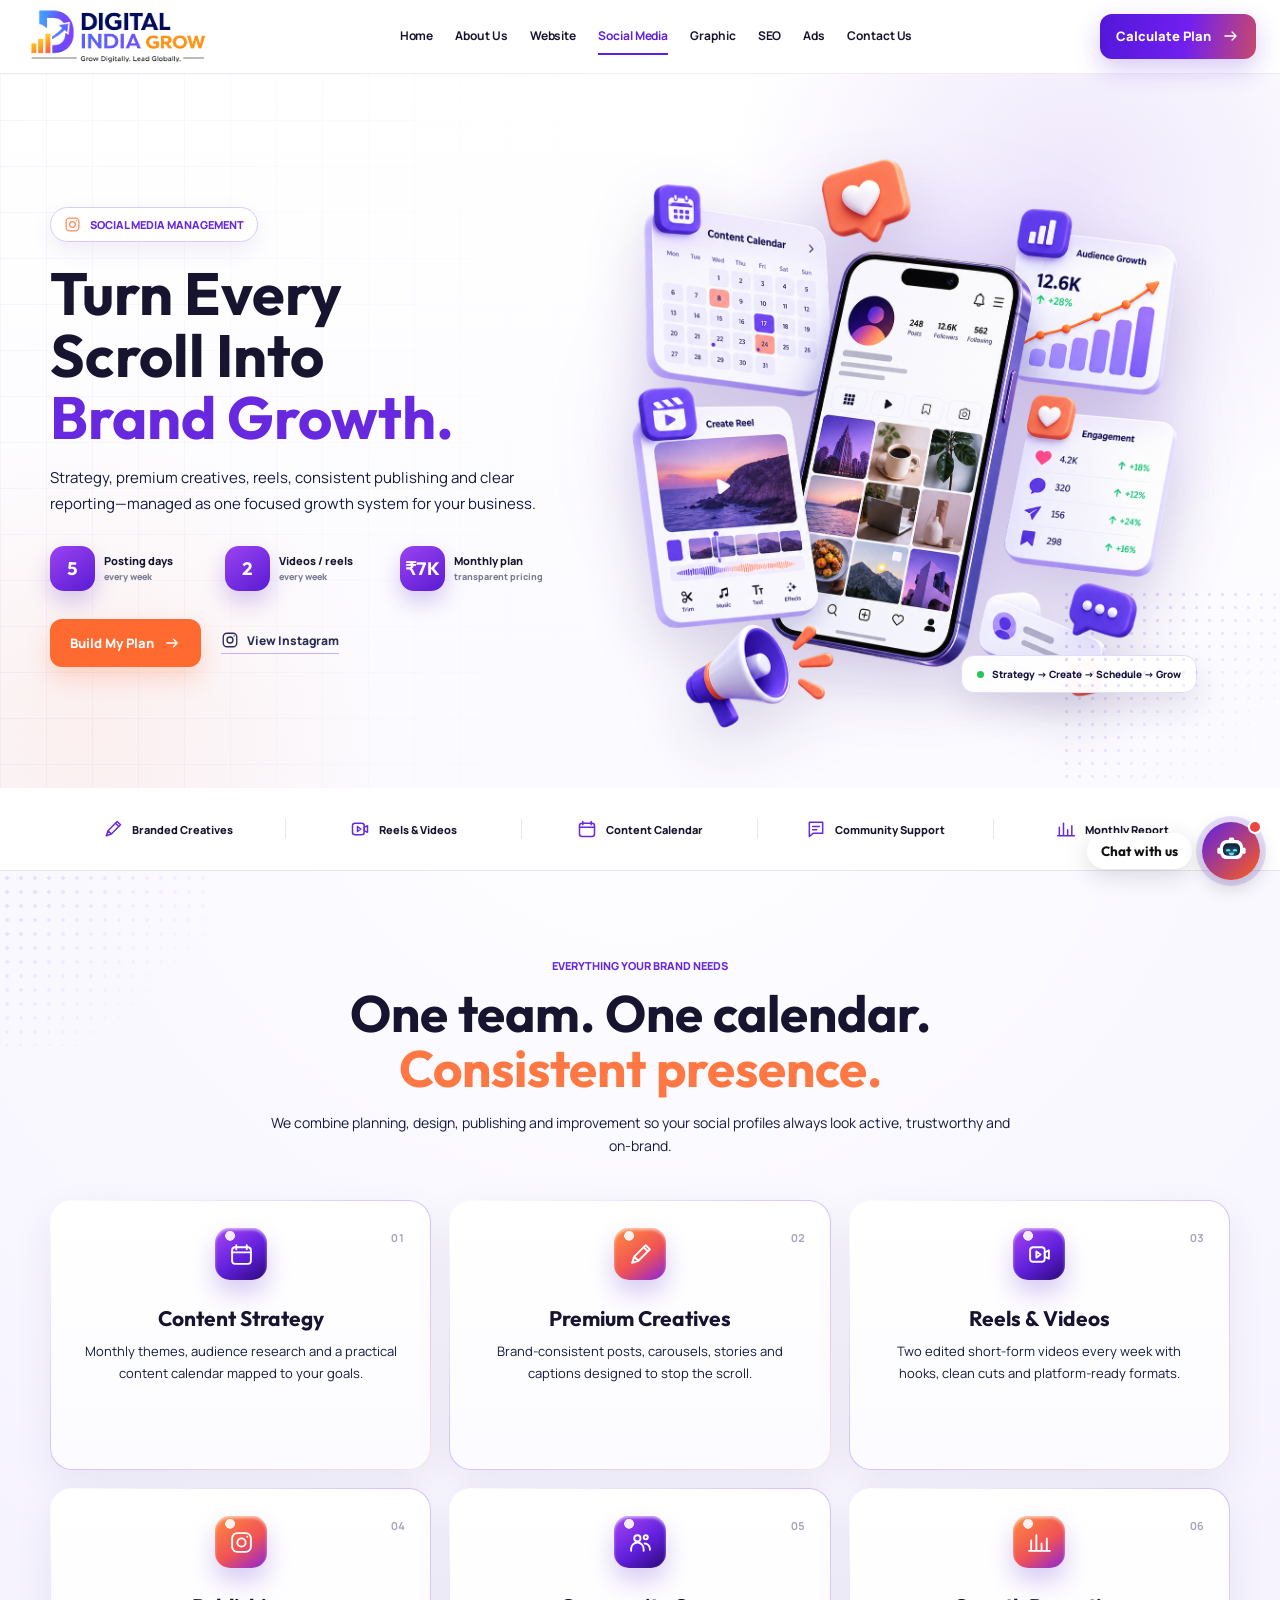
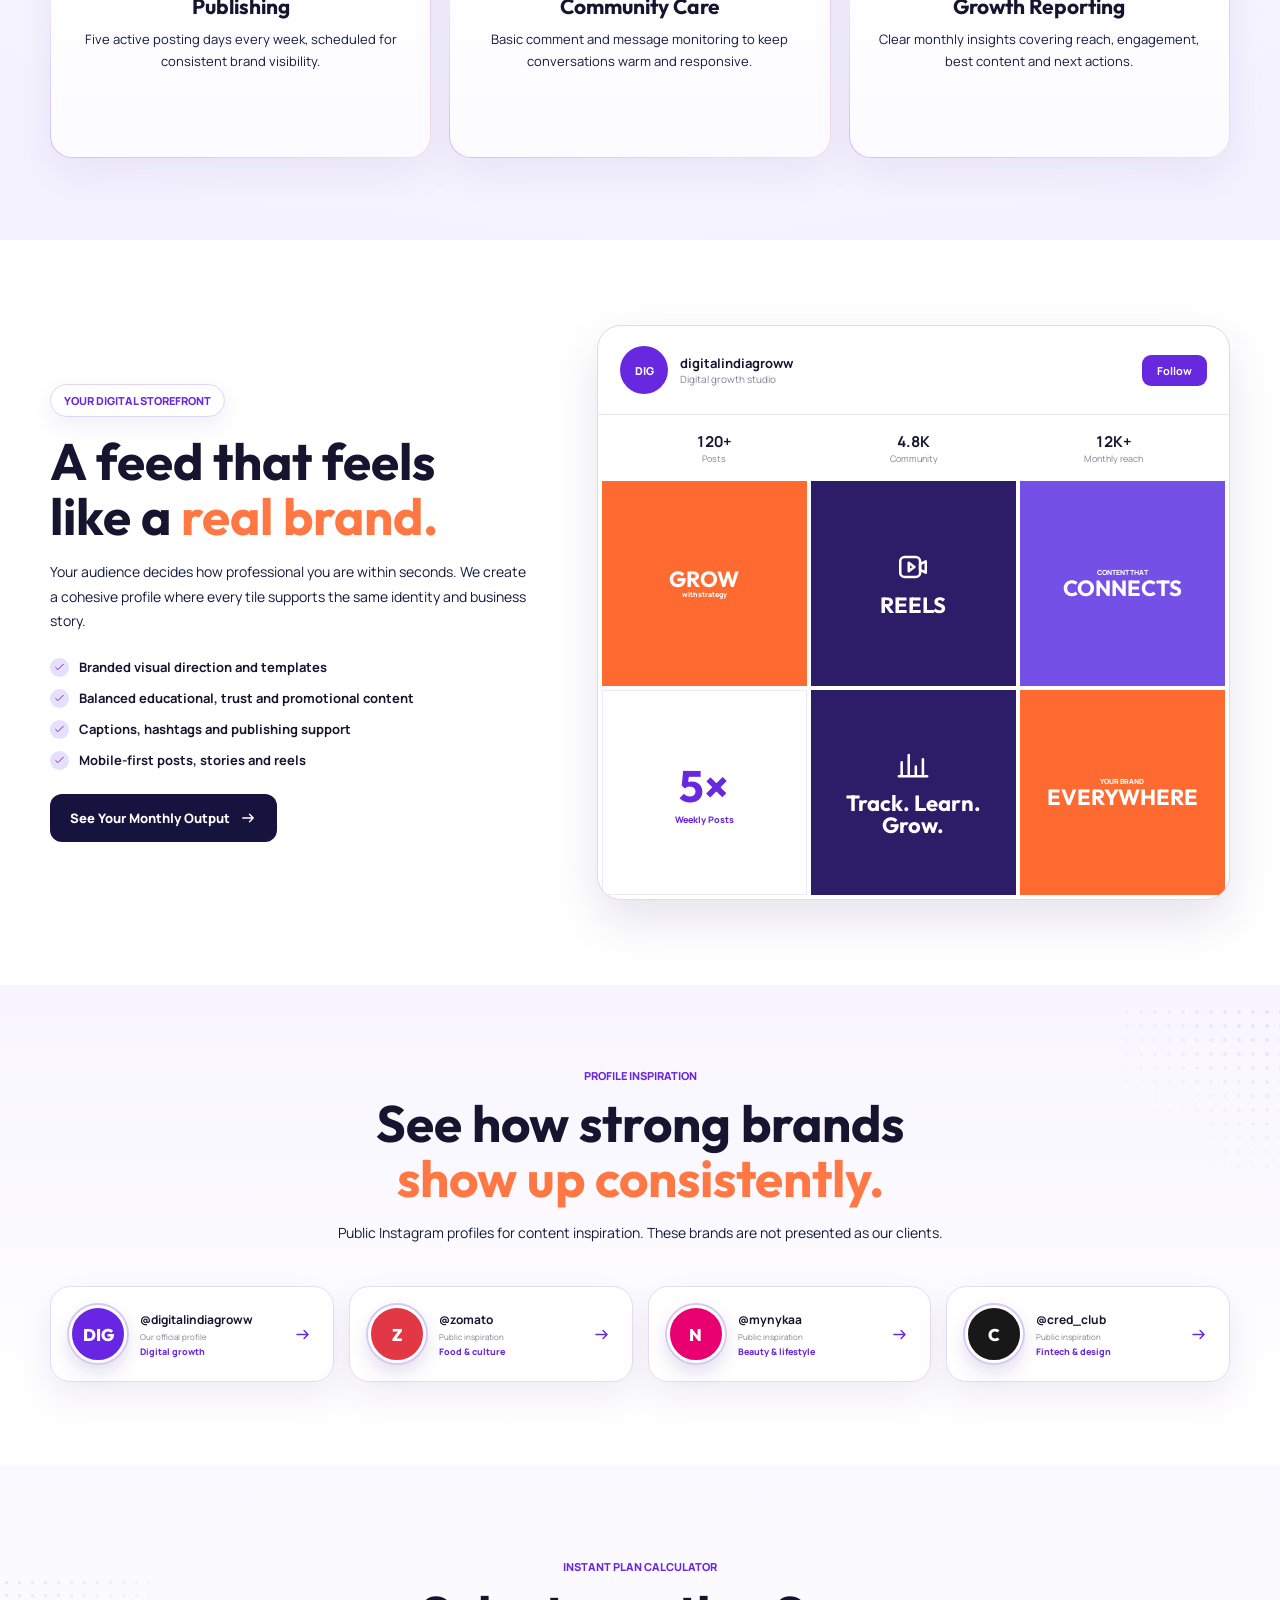
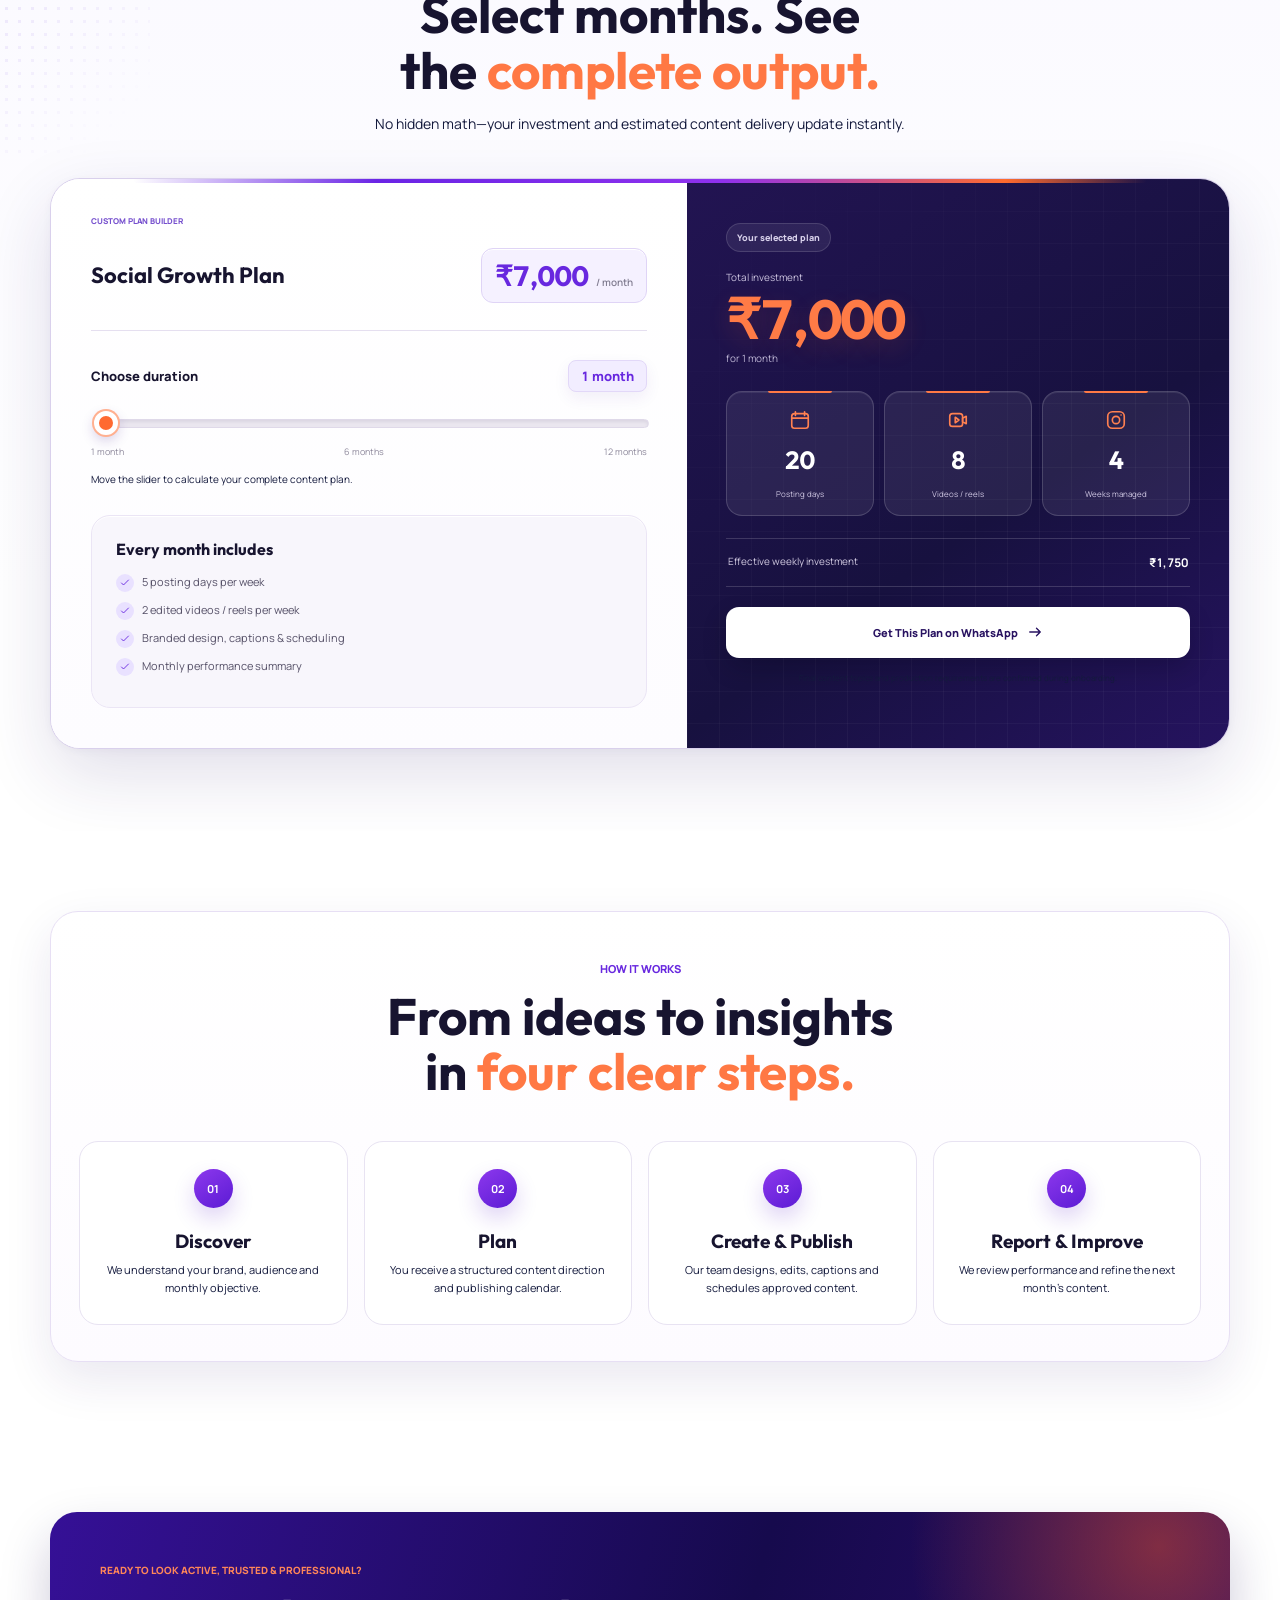
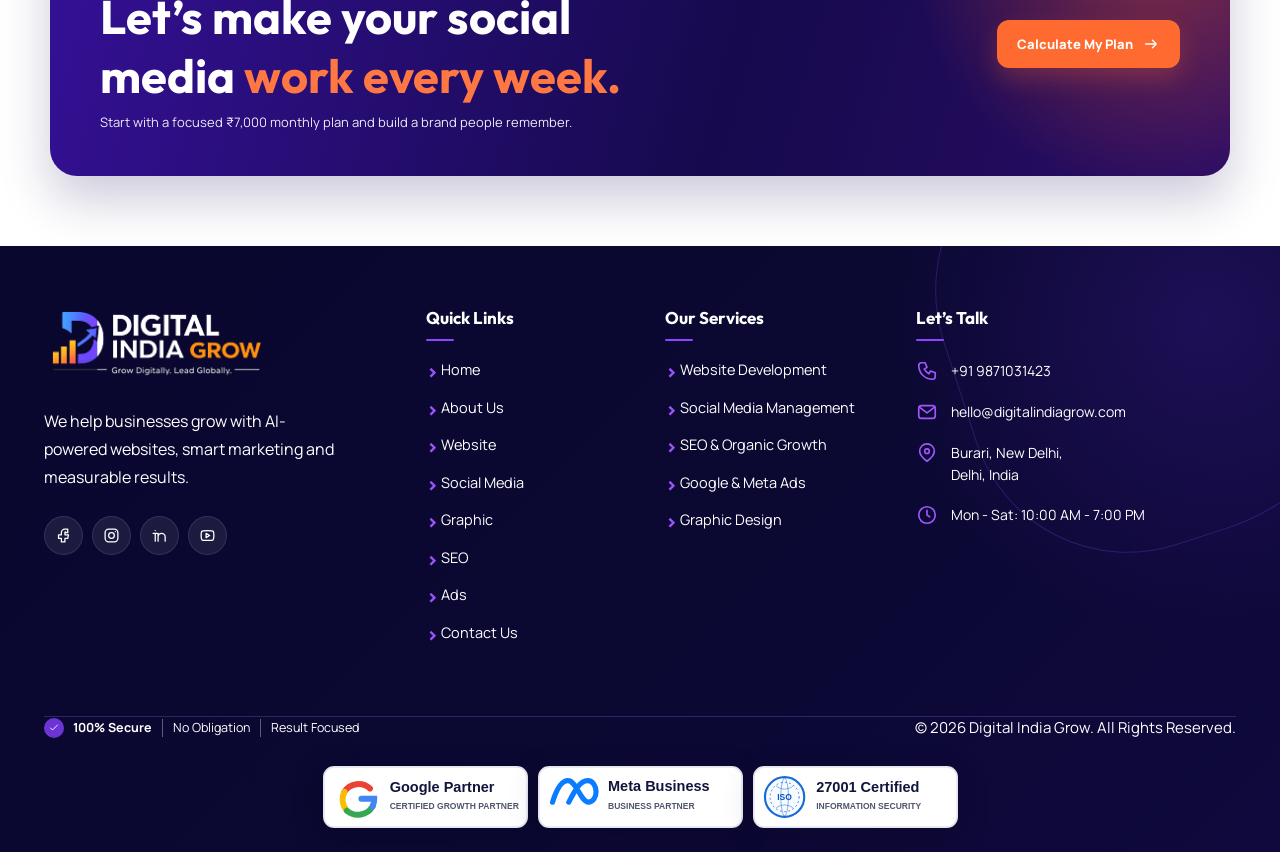
<file: social-media.html>
<!doctype html>
<html lang="en">
<head>
  <meta charset="UTF-8"><meta name="viewport" content="width=device-width,initial-scale=1"><meta name="theme-color" content="#17133f">
  <title>Social Media Management | Digital India Grow</title><meta name="description" content="Premium social media management with strategic content, reels, daily posting and clear reporting.">
  <link rel="preconnect" href="https://fonts.googleapis.com"><link rel="preconnect" href="https://fonts.gstatic.com" crossorigin><link href="https://fonts.googleapis.com/css2?family=Manrope:wght@400;500;600;700;800&family=Outfit:wght@600;700;800&display=swap" rel="stylesheet"><link rel="stylesheet" href="style.css"><link rel="stylesheet" href="social-media.css">
</head>
<body class="sm-page">
<svg class="svg-sprite" aria-hidden="true">
<symbol id="sm-arrow" viewBox="0 0 24 24"><path d="M5 12h14M14 7l5 5-5 5"/></symbol><symbol id="sm-check" viewBox="0 0 24 24"><path d="m5 12 4 4L19 6"/></symbol><symbol id="sm-calendar" viewBox="0 0 24 24"><rect x="3" y="5" width="18" height="16" rx="3"/><path d="M7 3v4m10-4v4M3 10h18"/></symbol><symbol id="sm-video" viewBox="0 0 24 24"><rect x="3" y="5" width="14" height="14" rx="3"/><path d="m17 10 4-2v8l-4-2zM9 9l4 3-4 3z"/></symbol><symbol id="sm-post" viewBox="0 0 24 24"><rect x="3" y="3" width="18" height="18" rx="5"/><circle cx="12" cy="12" r="4"/><path d="M17.5 6.5h.01"/></symbol><symbol id="sm-chart" viewBox="0 0 24 24"><path d="M4 20V10m5 10V5m5 15v-7m5 7V8M2 20h20"/></symbol><symbol id="sm-users" viewBox="0 0 24 24"><circle cx="9" cy="8" r="3"/><circle cx="17" cy="7" r="2"/><path d="M3 20v-2a6 6 0 0 1 12 0v2m1-7a5 5 0 0 1 5 5v1"/></symbol><symbol id="sm-pen" viewBox="0 0 24 24"><path d="m4 20 2-6L17 3l4 4-11 11zM6 14l4 4M15 5l4 4"/></symbol><symbol id="sm-message" viewBox="0 0 24 24"><path d="M4 4h16v13H9l-5 4zM8 9h8M8 13h5"/></symbol><symbol id="sm-phone" viewBox="0 0 24 24"><path d="M6 3h4l2 5-3 2a14 14 0 0 0 5 5l2-3 5 2v4a3 3 0 0 1-3 3A15 15 0 0 1 3 6a3 3 0 0 1 3-3Z"/></symbol><symbol id="sm-mail" viewBox="0 0 24 24"><rect x="3" y="5" width="18" height="14" rx="3"/><path d="m4 7 8 6 8-6"/></symbol><symbol id="sm-location" viewBox="0 0 24 24"><path d="M20 10c0 5-8 11-8 11S4 15 4 10a8 8 0 1 1 16 0Z"/><circle cx="12" cy="10" r="2.5"/></symbol><symbol id="sm-clock" viewBox="0 0 24 24"><circle cx="12" cy="12" r="9"/><path d="M12 7v5l3 2"/></symbol><symbol id="sm-facebook" viewBox="0 0 24 24"><path d="M14 8h4V3h-4a5 5 0 0 0-5 5v3H5v5h4v5h5v-5h4l1-5h-5V8a1 1 0 0 1 1-1"/></symbol><symbol id="sm-instagram" viewBox="0 0 24 24"><rect x="3" y="3" width="18" height="18" rx="5"/><circle cx="12" cy="12" r="4"/><path d="M17.5 6.5h.01"/></symbol><symbol id="sm-linkedin" viewBox="0 0 24 24"><path d="M6 9v11M6 5v.01M10 20V9m0 5a5 5 0 0 1 10 0v6M3 9h6"/></symbol><symbol id="sm-youtube" viewBox="0 0 24 24"><path d="M21 12c0 3-.4 5.2-1 6-1 1-4.1 1-8 1s-7 0-8-1c-.6-.8-1-3-1-6s.4-5.2 1-6c1-1 4.1-1 8-1s7 0 8 1c.6.8 1 3 1 6Z"/><path d="m10 9 5 3-5 3Z"/></symbol>
</svg>
<header class="header" id="top"><div class="container nav-wrap"><a class="brand" href="index.html" aria-label="Digital India Grow home"><img src="assets/digital-india-grow-footer-logo-cropped.png" alt="Digital India Grow — Grow Digitally, Lead Globally"></a><button class="menu-btn" type="button" aria-label="Open menu" aria-expanded="false"><span></span><span></span><span></span></button><nav class="nav" aria-label="Main navigation"><a href="index.html">Home</a><a href="index.html#why">About Us</a><a href="website.html">Website</a><a href="social-media.html" aria-current="page">Social Media</a><a href="graphic.html">Graphic</a><a href="seo.html">SEO</a><a href="ads.html">Ads</a><a href="contact.html">Contact Us</a></nav><a class="btn btn-sm nav-cta" href="#calculator">Calculate Plan <svg><use href="#sm-arrow"/></svg></a></div></header>
<main>
<section class="sm-hero"><div class="sm-container sm-hero-grid"><div class="sm-hero-copy sm-reveal"><span class="sm-kicker"><svg><use href="#sm-post"/></svg> SOCIAL MEDIA MANAGEMENT</span><h1>Turn Every Scroll Into <em>Brand Growth.</em></h1><p>Strategy, premium creatives, reels, consistent publishing and clear reporting—managed as one focused growth system for your business.</p><div class="sm-hero-metrics"><article><strong data-sm-count="5">0</strong><span>Posting days<small>every week</small></span></article><article><strong data-sm-count="2">0</strong><span>Videos / reels<small>every week</small></span></article><article><strong data-sm-count="7" data-prefix="₹" data-suffix="K">₹0K</strong><span>Monthly plan<small>transparent pricing</small></span></article></div><div class="sm-actions"><a class="sm-btn" href="#calculator">Build My Plan <svg><use href="#sm-arrow"/></svg></a><a class="sm-text-link" href="https://instagram.com/digitalindiagroww" target="_blank" rel="noopener"><svg><use href="#sm-instagram"/></svg> View Instagram</a></div></div><figure class="sm-hero-art sm-reveal"><img src="assets/social-media-growth-hero-v2.png" alt="Floating phone with social media calendar, reel creation and analytics panels" width="1225" height="1284"><figcaption><span></span> Strategy → Create → Schedule → Grow</figcaption></figure></div></section>
<section class="sm-trust" aria-label="Social media deliverables"><div class="sm-container sm-trust-grid"><span><svg><use href="#sm-pen"/></svg> Branded Creatives</span><span><svg><use href="#sm-video"/></svg> Reels &amp; Videos</span><span><svg><use href="#sm-calendar"/></svg> Content Calendar</span><span><svg><use href="#sm-message"/></svg> Community Support</span><span><svg><use href="#sm-chart"/></svg> Monthly Report</span></div></section>
<section class="sm-section sm-services" id="services"><div class="sm-container"><div class="sm-heading sm-reveal"><span>EVERYTHING YOUR BRAND NEEDS</span><h2>One team. One calendar. <em>Consistent presence.</em></h2><p>We combine planning, design, publishing and improvement so your social profiles always look active, trustworthy and on-brand.</p></div><div class="sm-service-grid">
<article class="sm-service-card sm-reveal"><i><svg><use href="#sm-calendar"/></svg></i><b>01</b><h3>Content Strategy</h3><p>Monthly themes, audience research and a practical content calendar mapped to your goals.</p></article><article class="sm-service-card sm-reveal"><i><svg><use href="#sm-pen"/></svg></i><b>02</b><h3>Premium Creatives</h3><p>Brand-consistent posts, carousels, stories and captions designed to stop the scroll.</p></article><article class="sm-service-card sm-reveal"><i><svg><use href="#sm-video"/></svg></i><b>03</b><h3>Reels &amp; Videos</h3><p>Two edited short-form videos every week with hooks, clean cuts and platform-ready formats.</p></article><article class="sm-service-card sm-reveal"><i><svg><use href="#sm-post"/></svg></i><b>04</b><h3>Publishing</h3><p>Five active posting days every week, scheduled for consistent brand visibility.</p></article><article class="sm-service-card sm-reveal"><i><svg><use href="#sm-users"/></svg></i><b>05</b><h3>Community Care</h3><p>Basic comment and message monitoring to keep conversations warm and responsive.</p></article><article class="sm-service-card sm-reveal"><i><svg><use href="#sm-chart"/></svg></i><b>06</b><h3>Growth Reporting</h3><p>Clear monthly insights covering reach, engagement, best content and next actions.</p></article></div></div></section>
<section class="sm-showcase"><div class="sm-container sm-showcase-grid"><div class="sm-showcase-copy sm-reveal"><span class="sm-kicker">YOUR DIGITAL STOREFRONT</span><h2>A feed that feels like a <em>real brand.</em></h2><p>Your audience decides how professional you are within seconds. We create a cohesive profile where every tile supports the same identity and business story.</p><ul><li><svg><use href="#sm-check"/></svg> Branded visual direction and templates</li><li><svg><use href="#sm-check"/></svg> Balanced educational, trust and promotional content</li><li><svg><use href="#sm-check"/></svg> Captions, hashtags and publishing support</li><li><svg><use href="#sm-check"/></svg> Mobile-first posts, stories and reels</li></ul><a class="sm-btn sm-btn-dark" href="#calculator">See Your Monthly Output <svg><use href="#sm-arrow"/></svg></a></div><div class="sm-feed sm-reveal" aria-label="Sample social media profile preview"><div class="sm-feed-top"><div class="sm-avatar">DIG</div><div><strong>digitalindiagroww</strong><small>Digital growth studio</small></div><a href="https://instagram.com/digitalindiagroww" target="_blank" rel="noopener">Follow</a></div><div class="sm-feed-stats"><span><b data-sm-count="120" data-suffix="+">0+</b>Posts</span><span><b data-sm-count="4.8" data-decimals="1" data-suffix="K">0K</b>Community</span><span><b data-sm-count="12" data-suffix="K+">0K+</b>Monthly reach</span></div><div class="sm-feed-grid"><figure class="tile-a"><span>GROW</span><small>with strategy</small></figure><figure class="tile-b"><svg><use href="#sm-video"/></svg><span>REELS</span></figure><figure class="tile-c"><small>CONTENT THAT</small><span>CONNECTS</span></figure><figure class="tile-d"><strong>5×</strong><span>Weekly Posts</span></figure><figure class="tile-e"><svg><use href="#sm-chart"/></svg><span>Track. Learn. Grow.</span></figure><figure class="tile-f"><small>YOUR BRAND</small><span>EVERYWHERE</span></figure></div></div></div></section>
<section class="sm-profiles"><div class="sm-container"><div class="sm-heading sm-reveal"><span>PROFILE INSPIRATION</span><h2>See how strong brands <em>show up consistently.</em></h2><p>Public Instagram profiles for content inspiration. These brands are not presented as our clients.</p></div><div class="sm-profile-grid">
<a class="sm-profile-card sm-reveal" href="https://instagram.com/digitalindiagroww" target="_blank" rel="noopener"><span class="sm-profile-avatar dig">DIG</span><div><strong>@digitalindiagroww</strong><small>Our official profile</small><em>Digital growth</em></div><svg><use href="#sm-arrow"/></svg></a>
<a class="sm-profile-card sm-reveal" href="https://instagram.com/zomato" target="_blank" rel="noopener"><span class="sm-profile-avatar zomato">Z</span><div><strong>@zomato</strong><small>Public inspiration</small><em>Food &amp; culture</em></div><svg><use href="#sm-arrow"/></svg></a>
<a class="sm-profile-card sm-reveal" href="https://instagram.com/mynykaa" target="_blank" rel="noopener"><span class="sm-profile-avatar nykaa">N</span><div><strong>@mynykaa</strong><small>Public inspiration</small><em>Beauty &amp; lifestyle</em></div><svg><use href="#sm-arrow"/></svg></a>
<a class="sm-profile-card sm-reveal" href="https://instagram.com/cred_club" target="_blank" rel="noopener"><span class="sm-profile-avatar cred">C</span><div><strong>@cred_club</strong><small>Public inspiration</small><em>Fintech &amp; design</em></div><svg><use href="#sm-arrow"/></svg></a>
</div></div></section>
<section class="sm-section sm-calc-section" id="calculator"><div class="sm-container"><div class="sm-heading sm-reveal"><span>INSTANT PLAN CALCULATOR</span><h2>Select months. See the <em>complete output.</em></h2><p>No hidden math—your investment and estimated content delivery update instantly.</p></div><div class="sm-calculator sm-reveal"><div class="sm-calc-controls"><div class="sm-plan-label"><span>Social Growth Plan</span><strong>₹7,000 <small>/ month</small></strong></div><label for="sm-months">Choose duration <output id="sm-month-output" for="sm-months">1 month</output></label><input id="sm-months" type="range" min="1" max="12" value="1" step="1" aria-describedby="sm-month-help"><div class="sm-range-labels"><span>1 month</span><span>6 months</span><span>12 months</span></div><p id="sm-month-help">Move the slider to calculate your complete content plan.</p><div class="sm-includes"><h3>Every month includes</h3><ul><li><svg><use href="#sm-check"/></svg> 5 posting days per week</li><li><svg><use href="#sm-check"/></svg> 2 edited videos / reels per week</li><li><svg><use href="#sm-check"/></svg> Branded design, captions &amp; scheduling</li><li><svg><use href="#sm-check"/></svg> Monthly performance summary</li></ul></div></div><div class="sm-calc-result" aria-live="polite"><span class="sm-summary-label">Your selected plan</span><div class="sm-total"><small>Total investment</small><strong id="sm-total-price">₹7,000</strong><span id="sm-period">for 1 month</span></div><div class="sm-output-grid"><article><svg><use href="#sm-calendar"/></svg><strong id="sm-posting-days">20</strong><span>Posting days</span></article><article><svg><use href="#sm-video"/></svg><strong id="sm-videos">8</strong><span>Videos / reels</span></article><article><svg><use href="#sm-post"/></svg><strong id="sm-weeks">4</strong><span>Weeks managed</span></article></div><div class="sm-effective"><span>Effective weekly investment</span><strong id="sm-weekly-price">₹1,750</strong></div><a class="sm-whatsapp" id="sm-whatsapp" href="https://wa.me/919871031423" target="_blank" rel="noopener">Get This Plan on WhatsApp <svg><use href="#sm-arrow"/></svg></a><p>Final content topics and production requirements are confirmed during onboarding.</p></div></div></div></section>
<section class="sm-process"><div class="sm-container"><div class="sm-heading sm-reveal"><span>HOW IT WORKS</span><h2>From ideas to insights in <em>four clear steps.</em></h2></div><div class="sm-process-grid"><article><b>01</b><h3>Discover</h3><p>We understand your brand, audience and monthly objective.</p></article><article><b>02</b><h3>Plan</h3><p>You receive a structured content direction and publishing calendar.</p></article><article><b>03</b><h3>Create &amp; Publish</h3><p>Our team designs, edits, captions and schedules approved content.</p></article><article><b>04</b><h3>Report &amp; Improve</h3><p>We review performance and refine the next month’s content.</p></article></div></div></section>
<section class="sm-final"><div class="sm-container sm-final-card sm-reveal"><div><span>READY TO LOOK ACTIVE, TRUSTED &amp; PROFESSIONAL?</span><h2>Let’s make your social media <em>work every week.</em></h2><p>Start with a focused ₹7,000 monthly plan and build a brand people remember.</p></div><a class="sm-btn" href="#calculator">Calculate My Plan <svg><use href="#sm-arrow"/></svg></a></div></section>
</main>
<footer class="site-footer footer-v2"><div class="footer-wave footer-wave-one" aria-hidden="true"></div><div class="footer-wave footer-wave-two" aria-hidden="true"></div><div class="footer-shell"><div class="footer-v2-grid"><div class="footer-v2-brand"><a href="index.html" aria-label="Digital India Grow home"><img src="assets/digital-india-grow-footer-dark-v2.png" alt="Digital India Grow — Grow Digitally, Lead Globally"></a><p>We help businesses grow with AI-powered websites, smart marketing and measurable results.</p><div class="footer-v2-socials"><a href="#" aria-label="Facebook"><svg><use href="#sm-facebook"/></svg></a><a href="https://instagram.com/digitalindiagroww" target="_blank" rel="noopener" aria-label="Instagram"><svg><use href="#sm-instagram"/></svg></a><a href="#" aria-label="LinkedIn"><svg><use href="#sm-linkedin"/></svg></a><a href="#" aria-label="YouTube"><svg><use href="#sm-youtube"/></svg></a></div></div><nav class="footer-v2-col" aria-label="Quick links"><h3>Quick Links</h3><a href="index.html">Home</a><a href="index.html#why">About Us</a><a href="website.html">Website</a><a href="social-media.html">Social Media</a><a href="graphic.html">Graphic</a><a href="seo.html">SEO</a><a href="ads.html">Ads</a><a href="contact.html">Contact Us</a></nav><nav class="footer-v2-col footer-v2-services" aria-label="Our services"><h3>Our Services</h3><a href="website.html">Website Development</a><a href="social-media.html">Social Media Management</a><a href="seo.html">SEO &amp; Organic Growth</a><a href="ads.html">Google &amp; Meta Ads</a><a href="graphic.html">Graphic Design</a></nav><div class="footer-v2-talk"><h3>Let’s Talk</h3><a href="tel:+919871031423"><svg><use href="#sm-phone"/></svg><span>+91 9871031423</span></a><a href="mailto:hello@digitalindiagrow.com"><svg><use href="#sm-mail"/></svg><span>hello@digitalindiagrow.com</span></a><div><svg><use href="#sm-location"/></svg><span>Burari, New Delhi,<br>Delhi, India</span></div><div><svg><use href="#sm-clock"/></svg><span>Mon - Sat: 10:00 AM - 7:00 PM</span></div></div></div><div class="footer-v2-bottom"><div class="footer-security"><svg><use href="#sm-check"/></svg><span><b>100% Secure</b><i></i>No Obligation<i></i>Result Focused</span></div><p>© 2026 Digital India Grow. All Rights Reserved.</p><div class="footer-trust"><img src="assets/trust-google-partner.svg" alt="Google Partner certified"><img src="assets/trust-meta-partner.svg" alt="Meta Business Partner"><img src="assets/trust-iso-27001.svg" alt="ISO 27001 information security certified"></div></div></div></footer>
<script src="script.js"></script><script src="social-media.js"></script><script src="ai-chat-config.js"></script><script src="ai-chat-widget.js" defer></script>
</body></html>
</file>
<file: style.css>
:root{--navy:#111746;--violet:#5c20e7;--purple:#7b2cf5;--orange:#ff5d19;--soft:#f6f4ff;--text:#4f5570;--line:#e8e5f1;--green:#15a866;--shadow:0 20px 60px rgba(53,31,125,.12)}
*{box-sizing:border-box}html{scroll-behavior:smooth}body{margin:0;color:var(--navy);font-family:Manrope,Arial,sans-serif;background:#fff;overflow-x:clip}a{color:inherit;text-decoration:none}button,input,select{font:inherit}svg{width:24px;height:24px;fill:none;stroke:currentColor;stroke-width:1.8;stroke-linecap:round;stroke-linejoin:round}.svg-sprite{position:absolute;width:0;height:0;overflow:hidden}.container{width:min(1180px,calc(100% - 40px));margin:auto}.header{height:84px;display:flex;align-items:center;background:rgba(255,255,255,.88);backdrop-filter:blur(18px);position:sticky;top:0;z-index:50;border-bottom:1px solid rgba(231,228,244,.7)}.nav-wrap{display:flex;align-items:center;justify-content:space-between}.brand{display:flex;gap:10px;align-items:center;font:800 17px/1 Outfit;color:#161a51}.brand em{color:var(--violet);font-style:normal}.brand-mark{width:42px;height:42px;position:relative;display:grid;place-items:center;background:linear-gradient(145deg,#7c2cf6,#3e13c2);border-radius:11px 18px 11px 11px;color:#fff;transform:skew(-5deg);box-shadow:0 8px 20px rgba(92,32,231,.3)}.brand-mark b{font:800 20px Outfit}.brand-mark i{position:absolute;bottom:2px;width:5px;background:#ff7b12;border-radius:3px;left:-9px}.brand-mark i:nth-child(1){height:10px}.brand-mark i:nth-child(2){height:17px;left:-3px}.brand-mark i:nth-child(3){height:24px;left:3px}.nav{display:flex;gap:28px;font-size:12px;font-weight:700}.nav a{position:relative;white-space:nowrap}.nav a:after{content:"";position:absolute;height:2px;left:0;right:100%;bottom:-8px;background:var(--violet);transition:.18s ease-out}.nav a:hover:after,.nav a:focus-visible:after{right:0}.btn{height:50px;padding:0 22px;border:0;border-radius:12px;background:linear-gradient(100deg,#5317d9 0%,#711ff0 55%,#ff6417 130%);color:#fff;display:inline-flex;align-items:center;justify-content:center;gap:10px;font-weight:800;box-shadow:0 10px 26px rgba(89,30,220,.24);position:relative;overflow:hidden;transition:transform .18s ease-out,box-shadow .18s ease-out}.btn:before{content:"";position:absolute;top:-70%;left:-40%;width:30%;height:240%;background:rgba(255,255,255,.34);transform:rotate(24deg);transition:transform .18s ease-out}.btn:hover{transform:translateY(-2px);box-shadow:0 16px 35px rgba(89,30,220,.32)}.btn:focus-visible{outline:3px solid rgba(92,32,231,.25);outline-offset:3px}.btn svg{width:19px}.btn-sm{height:44px;font-size:13px}.menu-btn{display:none;background:none;border:0}.hero{position:relative;padding:66px 0 80px;background:linear-gradient(180deg,#fff 0,#fdfcff 58%,#f7f5ff 100%);isolation:isolate}.hero-grid{display:grid;grid-template-columns:1.08fr 1.05fr .7fr;align-items:center;gap:20px}.hero-copy h1{font:800 clamp(42px,4.5vw,67px)/1.03 Outfit;margin:22px 0 20px;letter-spacing:-2.5px;text-wrap:balance}.hero-copy h1 span{background:linear-gradient(90deg,#4e1bda,#8e32f5);-webkit-background-clip:text;color:transparent}.hero-copy h1 strong{color:var(--orange);font-weight:800}.hero-copy>p{font-size:16px;line-height:1.75;color:var(--text);max-width:610px;text-wrap:pretty}.eyebrow{display:inline-flex;align-items:center;gap:7px;padding:8px 12px;border:1px solid #dcd5f4;border-radius:999px;font-size:11px;font-weight:800;box-shadow:0 5px 15px rgba(64,31,150,.06);background:#fff}.eyebrow svg{width:15px;color:var(--violet)}.trust-row{display:flex;gap:24px;margin:27px 0}.trust-row>div{display:grid;grid-template-columns:34px auto;column-gap:8px;align-items:center}.trust-row small{grid-column:2;color:#777d95;font-size:10px}.trust-row b{font-size:11px}.mini-icon{grid-row:1/3;width:34px;height:34px;border-radius:10px;display:grid;place-items:center;background:#f0ebff;color:var(--violet)}.mini-icon svg{width:19px}.hero-actions{display:flex;gap:19px;align-items:center}.play-link{font-size:13px;font-weight:800;display:flex;align-items:center;gap:8px}.play-link span{width:38px;height:38px;border:1px solid #d0c6ee;border-radius:50%;display:grid;place-items:center;color:var(--violet);transition:transform .18s ease-out,background-color .18s ease-out,color .18s ease-out}.play-link:hover span{background:var(--violet);color:#fff;transform:scale(1.05)}.hero-art{position:relative;margin-left:-55px;z-index:-1}.hero-art>img{width:125%;max-width:none;transform:translateX(-4%);filter:drop-shadow(0 25px 35px rgba(48,28,105,.12));animation:heroFloat 5s ease-in-out infinite}.orbit{position:absolute;border:1px solid rgba(101,38,229,.13);border-radius:50%;z-index:-1}.o1{width:410px;height:410px;top:5%;left:15%;animation:spin 18s linear infinite}.o2{width:330px;height:330px;top:14%;left:23%;border-style:dashed;animation:spin 12s linear infinite reverse}.float-card{position:absolute;background:rgba(255,255,255,.9);backdrop-filter:blur(12px);border:1px solid #ece8f7;box-shadow:0 15px 35px rgba(38,24,90,.14);border-radius:12px;animation:bob 3.5s ease-in-out infinite}.growth-pill{bottom:4%;right:-4%;padding:12px 15px;width:150px}.growth-pill span{font-size:9px;display:block;color:#646981;font-weight:700}.growth-pill b{font-size:19px;color:#18a960}.growth-pill i{display:block;height:22px;margin-top:-14px;background:linear-gradient(150deg,transparent 45%,#19ab69 47%,#19ab69 52%,transparent 54%);opacity:.7}.secure-pill{top:12%;left:5%;font-size:10px;padding:9px 12px;font-weight:800;display:flex;align-items:center;gap:5px;animation-delay:-1.5s}.secure-pill svg{width:16px;color:var(--violet)}.lead-card{background:rgba(255,255,255,.96);border:1px solid #e9e5f4;border-radius:20px;padding:30px 24px;box-shadow:var(--shadow);position:relative}.card-badge{position:absolute;right:-12px;top:-13px;width:43px;height:43px;border-radius:13px;background:linear-gradient(145deg,var(--violet),#ff5d19);display:grid;place-items:center;color:#fff;box-shadow:0 10px 25px rgba(109,34,229,.27);animation:pulse 2.5s ease-in-out infinite}.card-badge svg{width:20px}.lead-card h2{font:800 27px/1.12 Outfit;margin:0 0 10px;text-wrap:balance}.lead-card h2 span{color:var(--orange)}.lead-card>p{font-size:11px;color:var(--text);line-height:1.6;margin-bottom:17px;text-wrap:pretty}.lead-card form{display:grid;gap:10px}.lead-card label{height:45px;border:1px solid #e2dfee;border-radius:9px;display:flex;align-items:center;padding:0 12px;gap:9px;transition:border-color .18s ease-out,box-shadow .18s ease-out;background:#fff}.lead-card label:focus-within{border-color:#6d25e6;box-shadow:0 0 0 3px rgba(109,37,230,.1)}.lead-card label svg{width:16px;min-width:16px;color:#696d85}.lead-card input,.lead-card select{border:0;outline:0;width:100%;min-width:0;font-size:11px;color:var(--navy);background:transparent}.lead-card select{appearance:none;cursor:pointer;padding-right:18px;background-image:linear-gradient(45deg,transparent 50%,#686d86 50%),linear-gradient(135deg,#686d86 50%,transparent 50%);background-position:calc(100% - 9px) 50%,calc(100% - 5px) 50%;background-size:5px 5px,5px 5px;background-repeat:no-repeat}.form-btn{width:100%;margin-top:3px;font-size:12px}.form-btn[disabled]{opacity:.7;cursor:wait;transform:none}.form-status{display:none;margin:0;font-size:10px;line-height:1.45;text-align:center;color:#126f49}.form-status.show{display:block}.form-status.error{color:#b42318}.privacy{display:block;text-align:center;margin-top:14px;font-size:9px;color:#676c83}.aurora{position:absolute;filter:blur(70px);opacity:.2;z-index:-2;border-radius:50%}.a1{width:420px;height:280px;background:#c9b2ff;top:15%;left:28%}.a2{width:300px;height:240px;background:#ffd4bd;right:0;top:35%}.dot-grid{position:absolute;width:220px;height:220px;bottom:0;left:0;background-image:radial-gradient(#8f6ee4 1px,transparent 1px);background-size:10px 10px;opacity:.16;mask-image:linear-gradient(135deg,#000,transparent 72%)}.section{padding:84px 0}.section-head{text-align:center;max-width:720px;margin:0 auto 40px}.section-head>span{font-size:10px;font-weight:800;letter-spacing:1.5px;color:var(--violet)}.section-head h2{font:800 clamp(28px,3vw,40px)/1.15 Outfit;margin:8px 0 12px}.section-head h2 em{font-style:normal;color:var(--violet)}.section-head p{color:var(--text);font-size:14px}.service-grid{display:grid;grid-template-columns:repeat(5,1fr);gap:15px}.service-card{position:relative;padding:25px 19px 20px;border:1px solid var(--line);border-radius:18px;background:linear-gradient(160deg,#fff,#fbfaff);box-shadow:0 10px 35px rgba(45,28,105,.05);transition:.18s ease-out;overflow:hidden}.service-card:before{content:"";position:absolute;inset:0;background:radial-gradient(circle at 50% 0,rgba(105,40,232,.11),transparent 43%);opacity:0;transition:opacity .18s ease-out}.service-card:hover{transform:translateY(-6px);box-shadow:0 24px 50px rgba(63,34,139,.15);border-color:#d5c9f7}.service-card:hover:before{opacity:1}.service-card.featured{border-color:#cfc1f6;transform:translateY(-7px)}.service-card.featured:hover{transform:translateY(-9px)}.popular{position:absolute;right:8px;top:9px;font-size:7px;background:#efe9ff;color:var(--violet);padding:4px 7px;border-radius:30px;font-weight:800}.service-icon{width:64px;height:64px;border-radius:19px;display:grid;place-items:center;margin:0 auto 20px;position:relative;box-shadow:inset 0 0 0 1px rgba(255,255,255,.6),0 10px 25px rgba(51,29,122,.16);transition:transform .18s ease-out}.service-card:hover .service-icon{transform:translateY(-3px) scale(1.04)}.service-icon svg{width:32px;height:32px;color:#fff;stroke-width:1.6}.purple{background:linear-gradient(145deg,#4e1bd4,#912df1)}.blue{background:linear-gradient(145deg,#193ccf,#5b33ee)}.pink{background:linear-gradient(145deg,#e12c85,#ff6c87)}.orange{background:linear-gradient(145deg,#f1441e,#ff9e29)}.green{background:linear-gradient(145deg,#039173,#35cda6)}.service-card h3{font:800 17px/1.25 Outfit;text-align:center;min-height:42px;color:#3e1aab}.service-card p{font-size:11px;line-height:1.65;color:var(--text);min-height:72px}.service-card ul{list-style:none;padding:0;margin:15px 0 16px}.service-card li{font-size:10px;margin:8px 0;padding-left:15px;position:relative;color:#4e536e}.service-card li:before{content:"✦";position:absolute;left:0;color:var(--violet)}.service-card>a{width:34px;height:34px;border:1px solid #bca9f2;border-radius:50%;display:grid;place-items:center;margin:auto;color:var(--violet);position:relative;transition:transform .18s ease-out,background-color .18s ease-out,color .18s ease-out}.service-card>a svg{width:17px}.service-card>a:hover{background:var(--violet);color:#fff;transform:translateX(3px)}.why{padding-top:50px}.value-grid{display:grid;grid-template-columns:repeat(5,1fr);gap:18px}.value{display:flex;align-items:center;gap:12px}.value>b{min-width:52px;height:52px;border-radius:50%;display:grid;place-items:center;background:linear-gradient(145deg,#eee8ff,#fff);border:1px solid #ded4fa;color:var(--violet);box-shadow:0 8px 18px rgba(75,36,168,.1);transition:transform .18s ease-out,background-color .18s ease-out,color .18s ease-out}.value:hover>b{transform:scale(1.05);background:var(--violet);color:#fff}.value b svg{width:25px}.value h3{font:800 12px Outfit;margin:0 0 4px}.value p{font-size:9px;color:var(--text);margin:0;line-height:1.4}.results{background:#faf9ff}.stats-grid{display:grid;grid-template-columns:repeat(4,1fr);gap:16px}.stat{background:#fff;border:1px solid var(--line);border-radius:17px;padding:24px;box-shadow:0 10px 30px rgba(48,32,110,.05);display:flex;justify-content:space-between;min-height:145px;overflow:hidden;transition:transform .18s ease-out,box-shadow .18s ease-out}.stat:hover{transform:translateY(-4px);box-shadow:var(--shadow)}.stat strong{font:800 34px Outfit;color:var(--violet);display:block}.stat:nth-child(2) strong{color:var(--orange)}.stat:nth-child(3) strong{color:#1e58de}.stat:nth-child(4) strong{color:var(--green)}.stat span{font-size:11px;font-weight:700}.sparkline{width:100px;height:70px;align-self:flex-end;position:relative}.sparkline:before{content:"";position:absolute;inset:0;background:linear-gradient(150deg,transparent 49%,currentColor 50%,currentColor 52%,transparent 53%);opacity:.7}.sparkline i{position:absolute;width:7px;height:7px;border-radius:50%;background:currentColor;bottom:calc(var(--n)*10px);left:calc(var(--x)*17px);box-shadow:0 0 0 4px rgba(98,35,232,.08)}.sparkline i:nth-child(1){--n:1;--x:0}.sparkline i:nth-child(2){--n:2;--x:1}.sparkline i:nth-child(3){--n:2.7;--x:2}.sparkline i:nth-child(4){--n:4;--x:3}.sparkline i:nth-child(5){--n:4.8;--x:4}.sparkline i:nth-child(6){--n:6.3;--x:5}.purple-line{color:#6a22e6}.orange-line{color:#ff601c}.blue-line{color:#2362df}.green-line{color:#13aa68}.process{position:relative}.process-grid{display:grid;grid-template-columns:repeat(5,1fr);gap:30px;position:relative}.process-line{height:2px;background:linear-gradient(90deg,transparent,#cfc3f0 15%,#cfc3f0 85%,transparent);position:relative;top:69px;width:80%;margin:auto}.step{text-align:center;position:relative}.step>i{position:absolute;left:calc(50% - 47px);top:-7px;width:28px;height:28px;border-radius:50%;background:var(--violet);color:#fff;font:700 10px Manrope;display:grid;place-items:center;z-index:2}.step>b{width:78px;height:78px;border-radius:20px;margin:auto;display:grid;place-items:center;background:#fff;border:1px solid var(--line);box-shadow:0 12px 30px rgba(56,30,134,.11);color:var(--violet);position:relative;z-index:1;transition:transform .18s ease-out,background-color .18s ease-out,color .18s ease-out}.step:hover>b{transform:translateY(-4px);background:#5c20e7;color:#fff}.step b svg{width:34px}.step h3{font:800 14px Outfit;margin:18px 0 6px}.step p{font-size:10px;color:var(--text);margin:auto;max-width:150px;line-height:1.45}.testimonials{background:linear-gradient(180deg,#faf9ff,#fff)}.testimonial-grid{display:grid;grid-template-columns:1fr 1fr;gap:22px;max-width:900px;margin:auto}.quote{padding:28px;background:#fff;border:1px solid var(--line);border-radius:18px;box-shadow:0 14px 40px rgba(49,31,113,.07);position:relative;transition:transform .18s ease-out,box-shadow .18s ease-out}.quote:hover{transform:translateY(-4px);box-shadow:var(--shadow)}.quote-mark{position:absolute;font:800 70px/1 Georgia;color:#6c24e5;opacity:.14;top:10px;right:24px}.quote>p{font-size:12px;line-height:1.75;color:var(--text);min-height:65px}.person{display:flex;align-items:center;gap:10px}.person>span{width:42px;height:42px;border-radius:50%;display:grid;place-items:center;background:linear-gradient(145deg,var(--violet),#f16131);color:#fff;font:700 12px Outfit}.person div{display:grid}.person b{font-size:11px}.person small{font-size:8px;color:#777b91}.person em{margin-left:auto;font-style:normal;color:#ff9d13;font-size:11px;letter-spacing:2px}.cta-wrap{padding:10px 0 70px}.cta{background:radial-gradient(circle at 78% 30%,#7625e8 0,#4614bb 35%,#211074 100%);border-radius:23px;padding:38px 44px;color:#fff;display:flex;justify-content:space-between;align-items:center;position:relative;overflow:hidden;box-shadow:0 25px 60px rgba(52,17,145,.25)}.cta:after{content:"";position:absolute;width:250px;height:250px;border:40px solid rgba(255,255,255,.04);border-radius:50%;right:-90px;top:-90px}.cta>div{position:relative;z-index:1}.cta>div>span{font-size:9px;letter-spacing:1.5px;opacity:.75}.cta h2{font:800 33px Outfit;margin:6px 0}.cta h2 em{color:#ff9d23;font-style:normal}.cta p{font-size:12px;opacity:.77}.cta-contact>span{font-size:11px;opacity:.7}.cta-contact>a{display:flex;align-items:center;gap:9px;font:700 25px Outfit;margin:4px 0 12px}.cta-contact>a svg{width:26px}.cta-contact>div{display:flex;gap:8px}.cta-contact .btn{height:42px;font-size:11px}.orange-btn{background:linear-gradient(100deg,#ff4b1c,#ff8d1b)}.whatsapp{background:#16a667}footer{background:#0c1032;color:#fff;padding:42px 0}footer .container{display:flex;align-items:center;justify-content:space-between;gap:30px}footer p,footer>div>span{font-size:10px;color:#969bb5}.brand.light{color:#fff}.toast{position:fixed;right:25px;bottom:25px;z-index:100;background:#121743;color:#fff;border-radius:12px;padding:16px 20px;box-shadow:var(--shadow);font-size:12px;transform:translateY(100px);opacity:0;transition:transform .18s ease-out,opacity .18s ease-out}.toast.show{transform:none;opacity:1}.reveal{opacity:0;transform:translateY(28px);transition:opacity .2s ease-out,transform .2s ease-out}.reveal.visible{opacity:1;transform:none}.delay-1{transition-delay:.05s}.delay-2{transition-delay:.1s}.delay-3{transition-delay:.15s}.delay-4{transition-delay:.2s}
@keyframes heroFloat{0%,100%{transform:translate(-4%,0)}50%{transform:translate(-4%,-12px)}}@keyframes bob{0%,100%{transform:translateY(0)}50%{transform:translateY(-7px)}}@keyframes spin{to{transform:rotate(360deg)}}@keyframes pulse{50%{transform:scale(1.08);box-shadow:0 10px 35px rgba(109,34,229,.45)}}
@media(max-width:1050px){.hero-grid{grid-template-columns:1fr 1fr}.hero-copy{grid-column:1}.hero-art{grid-column:2;margin-left:-30px}.lead-card{grid-column:1/3;max-width:760px;width:100%;margin:15px auto 0}.lead-card form{grid-template-columns:1fr 1fr}.lead-card .form-btn{grid-column:1/3}.service-grid{grid-template-columns:repeat(3,1fr)}.service-card.featured{transform:none}.value-grid{grid-template-columns:repeat(3,1fr)}}
@media(max-width:760px){.container{width:min(100% - 28px,1180px)}.header{height:70px}.brand{font-size:14px}.brand-mark{width:35px;height:35px}.nav-cta{display:none}.menu-btn{display:flex;width:38px;height:38px;flex-direction:column;justify-content:center;gap:5px;align-items:center;z-index:2}.menu-btn span{width:22px;height:2px;background:var(--navy);transition:.3s}.menu-btn.open span:first-child{transform:translateY(7px) rotate(45deg)}.menu-btn.open span:nth-child(2){opacity:0}.menu-btn.open span:last-child{transform:translateY(-7px) rotate(-45deg)}.nav{position:fixed;inset:70px 0 auto 0;background:#fff;padding:25px;box-shadow:0 20px 30px rgba(30,20,80,.1);flex-direction:column;transform:translateY(-140%);transition:.35s;z-index:-1}.nav.open{transform:none}.hero{padding:40px 0 62px}.hero-grid{display:flex;flex-direction:column}.hero-copy h1{font-size:43px;letter-spacing:-1.5px}.hero-copy>p{font-size:14px}.trust-row{gap:10px;justify-content:space-between}.trust-row>div{grid-template-columns:30px auto}.mini-icon{width:30px;height:30px}.hero-actions{flex-wrap:wrap}.hero-art{margin:5px 0 -10px;width:100%;z-index:-1}.hero-art>img{width:110%;transform:translateX(-5%)}.o1,.o2{display:none}.growth-pill{right:0}.secure-pill{left:0}.lead-card{width:100%;padding:26px 20px}.lead-card form{grid-template-columns:1fr}.lead-card .form-btn{grid-column:auto}.section{padding:64px 0}.section-head{margin-bottom:30px}.service-grid{grid-template-columns:1fr}.service-card p,.service-card h3{min-height:auto}.service-card{padding:25px}.value-grid{grid-template-columns:1fr 1fr}.stats-grid{grid-template-columns:1fr 1fr}.stat{padding:19px;min-height:130px}.sparkline{width:70px}.process-line{display:none}.process-grid{grid-template-columns:1fr 1fr;gap:35px 18px}.testimonial-grid{grid-template-columns:1fr}.cta{padding:32px 24px;display:block}.cta h2{font-size:28px}.cta-contact{margin-top:25px}.cta-contact>a{font-size:21px}.cta-contact>div{flex-wrap:wrap}footer .container{flex-direction:column;text-align:center}.reveal{transform:translateY(18px)}}
@media(max-width:480px){.hero-copy h1{font-size:37px}.trust-row{display:grid;grid-template-columns:repeat(3,1fr);gap:6px}.trust-row>div{display:flex;flex-direction:column;text-align:center}.trust-row small{display:none}.trust-row b{font-size:9px}.value-grid,.stats-grid{grid-template-columns:1fr}.process-grid{grid-template-columns:1fr}.step>i{left:calc(50% - 48px)}.person em{display:none}.cta-contact>div .btn{flex:1}.section-head h2{font-size:29px}}
@media(prefers-reduced-motion:reduce){*{scroll-behavior:auto!important;animation:none!important;transition-duration:.01ms!important}.reveal{opacity:1;transform:none}}

/* Reference-matched proportions and responsive stability */
html,body{width:100%;max-width:100%;overflow-x:clip}.container{width:min(1240px,calc(100% - 48px))}.header{height:74px}.brand{display:block;line-height:0}.brand img{display:block;width:205px;height:auto}.nav{gap:38px}.nav-cta{height:45px;padding-inline:20px}.hero{padding:42px 0 48px;min-height:630px}.hero-grid{grid-template-columns:minmax(0,1.14fr) minmax(0,.94fr) minmax(260px,.64fr);gap:18px}.hero-grid>*{min-width:0}.hero-copy{position:relative;z-index:2}.hero-copy h1{font-size:clamp(42px,3.9vw,57px);line-height:1.04;letter-spacing:-2px;margin:18px 0 16px}.hero-copy>p{font-size:14px;line-height:1.68;max-width:540px}.trust-row{margin:22px 0;gap:18px}.hero-actions .btn{height:48px}.hero-art{margin-left:-38px;z-index:1}.hero-art>img{width:112%;transform:translateX(-2%)}.lead-card{z-index:4;padding:25px 20px;border-radius:17px}.lead-card h2{font-size:24px}.lead-card label{height:42px}.form-btn{height:46px}.section{padding:58px 0}.section-head{margin-bottom:30px}.section-head h2{font-size:clamp(27px,2.5vw,35px)}.service-grid{gap:13px}.service-card{padding:20px 16px 16px;border-radius:15px}.service-icon{width:58px;height:58px;margin-bottom:16px}.service-card h3{font-size:15px;margin:12px 0 8px}.service-card p{min-height:60px;line-height:1.55}.service-card li{margin:7px 0}.why{padding-top:36px}.value-grid{gap:14px}.value>b{min-width:47px;height:47px}.results{padding-block:52px}.stat{min-height:125px;padding:20px}.stat strong{font-size:30px}.process{padding-block:54px}.step>b{width:70px;height:70px}.process-line{top:64px}.testimonials{padding-block:52px}.cta-wrap{padding:6px 0 52px}.cta{padding:31px 38px}.cta h2{font-size:30px}
@media(max-width:1100px) and (min-width:761px){.container{width:calc(100% - 34px)}.nav{gap:24px}.brand img{width:180px}.hero{min-height:560px;padding-top:34px}.hero-grid{display:grid;grid-template-columns:minmax(0,1.08fr) minmax(0,.86fr) minmax(185px,.58fr);gap:8px}.hero-copy h1{font-size:clamp(37px,4.8vw,48px);letter-spacing:-1.5px}.hero-copy>p{font-size:12px}.trust-row{gap:10px}.hero-art{grid-column:auto;margin-left:-26px}.hero-art>img{width:120%}.lead-card{grid-column:auto;width:auto;max-width:none;margin:0;padding:19px 14px}.lead-card h2{font-size:20px}.lead-card>p{font-size:9px}.lead-card form{display:grid;grid-template-columns:1fr;gap:8px}.lead-card .form-btn{grid-column:auto;padding-inline:8px}.lead-card label{height:38px;padding-inline:9px}.service-grid{grid-template-columns:repeat(5,minmax(0,1fr));gap:9px}.service-card{padding:17px 11px 14px}.service-card h3{font-size:13px}.service-card p{font-size:9px}.service-card li{font-size:8px;padding-left:12px}.service-icon{width:52px;height:52px}.value-grid{grid-template-columns:repeat(5,minmax(0,1fr));gap:8px}.value{gap:7px}.value>b{min-width:40px;height:40px}.value h3{font-size:10px}.stats-grid{grid-template-columns:repeat(4,minmax(0,1fr));gap:9px}.stat{padding:14px}.stat strong{font-size:25px}.sparkline{width:62px}.process-grid{grid-template-columns:repeat(5,minmax(0,1fr));gap:12px}}
@media(max-width:760px){.container{width:calc(100% - 28px)}.header{height:68px}.brand img{width:174px}.nav{inset:68px 0 auto}.hero{padding:38px 0 48px}.hero-grid{display:flex;width:100%;gap:24px}.hero-copy,.hero-art,.lead-card{width:100%;max-width:100%;min-width:0}.hero-copy h1{font-size:clamp(37px,10.4vw,47px);line-height:1.05;letter-spacing:-1.5px;overflow-wrap:anywhere}.hero-copy>p{font-size:13px}.trust-row{width:100%;gap:8px}.trust-row>div{min-width:0}.hero-art{margin:0;z-index:1;display:flex;justify-content:center}.hero-art>img{width:min(108%,570px);max-width:none;transform:none}.lead-card{z-index:3;margin-top:0}.lead-card form{grid-template-columns:1fr}.lead-card .form-btn{grid-column:auto}.service-grid{grid-template-columns:1fr}.value-grid{grid-template-columns:1fr 1fr}.stats-grid{grid-template-columns:1fr 1fr}.process-grid{grid-template-columns:1fr 1fr}.testimonial-grid{grid-template-columns:1fr}.section{padding:52px 0}.cta{padding:28px 22px}}
@media(max-width:480px){.container{width:calc(100% - 24px)}.brand img{width:158px}.hero-copy h1{font-size:37px}.eyebrow{font-size:9px}.trust-row{grid-template-columns:repeat(3,minmax(0,1fr))}.hero-actions{display:grid;grid-template-columns:1fr auto;gap:10px}.hero-actions .btn{padding-inline:14px;font-size:12px}.play-link{font-size:11px}.play-link span{width:35px;height:35px}.hero-art>img{width:112%}.value-grid,.stats-grid,.process-grid{grid-template-columns:1fr}.lead-card{padding:23px 17px}.section-head h2{font-size:27px}.cta-contact>a{font-size:19px}}

/* Stable premium heading fallback when external web fonts are unavailable */
.hero-copy h1,.lead-card h2,.section-head h2,.service-card h3,.step h3,.cta h2,.stat strong{font-family:Outfit,"Segoe UI",Arial,sans-serif}

/* Premium services section */
.services{position:relative;overflow:hidden;background:radial-gradient(circle at 50% 8%,#fff 0,#fbfaff 54%,#f8f6ff 100%);padding-block:74px 82px}
.services::before{content:"";position:absolute;top:0;left:0;width:230px;height:180px;background-image:radial-gradient(#c9b8ff 2px,transparent 2px);background-size:14px 14px;opacity:.48;mask-image:linear-gradient(135deg,#000,transparent 76%);pointer-events:none}
.services::after{content:"";position:absolute;top:62px;right:-125px;width:340px;height:340px;border:28px solid rgba(111,48,235,.045);border-radius:50%;box-shadow:0 0 0 26px rgba(111,48,235,.025);pointer-events:none}
.services .container{position:relative;z-index:1;width:min(1500px,calc(100% - 64px))}
.services .section-head{max-width:850px;margin-bottom:34px}
.services .section-head>span{display:inline-flex;align-items:center;gap:8px;padding:8px 20px;border-radius:999px;background:#f3efff;color:#6d27e8;font-size:13px;font-weight:800}
.services .section-head>span svg{width:17px;height:17px}
.services .section-head h2{font-size:clamp(38px,3.7vw,57px);line-height:1.08;margin:14px 0 16px;text-wrap:balance}
.services .section-head h2 em{background:linear-gradient(90deg,#5b22e8,#b52bea 54%,#ff5b1a);-webkit-background-clip:text;color:transparent}
.services .section-head p{font-size:16px;line-height:1.7;margin:0;color:#555c7c;text-wrap:pretty}
.services .service-grid{grid-template-columns:repeat(5,minmax(0,1fr));gap:18px}
.services .service-card{min-width:0;min-height:545px;padding:18px 22px 20px;display:flex;flex-direction:column;border:1px solid #ebe7f7;border-radius:25px;background:rgba(255,255,255,.95);box-shadow:0 18px 45px rgba(68,39,139,.10);overflow:hidden}
.services .service-card::before{background:radial-gradient(circle at 50% 15%,rgba(104,38,235,.10),transparent 43%);opacity:1}
.services .service-card:hover{transform:translateY(-5px);box-shadow:0 24px 55px rgba(68,39,139,.16)}
.services .service-icon{position:absolute;z-index:3;top:17px;left:17px;width:50px;height:50px;margin:0;border-radius:50%;background:#fff;color:#5e23e8;box-shadow:0 10px 24px rgba(89,34,210,.15);border:1px solid #eee8ff}
.services .service-icon svg{width:25px;height:25px;color:inherit}
.services .service-card-orange .service-icon{color:#ff5a1d;border-color:#ffe8dc}
.services .service-visual{height:216px;display:grid;place-items:center;margin:-2px -8px 16px;position:relative;z-index:1}
.services .service-visual::after{content:"";position:absolute;left:17%;right:17%;bottom:12px;height:20px;border-radius:50%;background:rgba(109,39,229,.08);filter:blur(8px);z-index:-1}
.services .service-visual img{display:block;width:92%;height:92%;object-fit:contain;object-position:center}
.services .service-card h3{margin:0 0 14px;min-height:58px;font-size:21px;line-height:1.18;color:#4f18db;text-align:center;position:relative;z-index:1}
.services .service-card-orange h3{color:#f04435}
.services .service-card ul{margin:0;padding:0;list-style:none;position:relative;z-index:1}
.services .service-card li{margin:10px 0;padding-left:25px;font-size:12px;line-height:1.35;color:#111746}
.services .service-card li::before{content:"✓";left:0;top:-1px;width:17px;height:17px;border-radius:50%;display:grid;place-items:center;background:#6e22e8;color:#fff;font-size:10px;font-weight:900}
.services .service-card-orange li::before{background:#ff5d1f}
.services .service-card>a{width:47px;height:47px;min-height:47px;margin:auto auto 0;border:0;background:#fff;color:#6d24e8;box-shadow:0 8px 22px rgba(89,34,210,.15)}
.services .service-card>a svg{width:23px;height:23px}
.services .service-card-orange>a{color:#ff5d1f;box-shadow:0 8px 22px rgba(255,93,31,.16)}

@media(max-width:1180px){.services .container{width:calc(100% - 36px)}.services .service-grid{grid-template-columns:repeat(3,minmax(0,1fr))}.services .service-card{min-height:535px}.services .service-card:nth-child(4),.services .service-card:nth-child(5){width:100%}}
@media(max-width:760px){.services{padding-block:54px 62px}.services::before{width:150px;height:120px}.services::after{display:none}.services .container{width:calc(100% - 28px)}.services .section-head{margin-bottom:28px}.services .section-head>span{font-size:11px;padding:7px 15px}.services .section-head h2{font-size:clamp(32px,9vw,43px)}.services .section-head p{font-size:13px}.services .section-head p br{display:none}.services .service-grid{grid-template-columns:1fr;gap:18px}.services .service-card{width:min(100%,390px)!important;min-height:520px;margin-inline:auto;padding:16px 22px 20px}.services .service-visual{height:215px;margin-bottom:18px}.services .service-visual img{width:88%;height:88%}.services .service-card h3{font-size:22px}.services .service-card li{font-size:13px}}

/* Premium services refinement */
.services{background:radial-gradient(circle at 50% -20%,#fff 0,#f9f7ff 46%,#f4f1ff 100%)}
.services .section-head>span{border:1px solid rgba(103,37,232,.12);box-shadow:0 8px 24px rgba(76,35,165,.08)}
.services .service-card{isolation:isolate;min-height:558px;border:1px solid transparent;background:linear-gradient(180deg,rgba(255,255,255,.98),rgba(253,252,255,.94)) padding-box,linear-gradient(145deg,rgba(255,255,255,.95),rgba(109,38,234,.32),rgba(255,255,255,.8)) border-box;box-shadow:0 20px 55px rgba(48,29,106,.11),inset 0 1px 0 #fff}
.services .service-card::before{inset:0;background:radial-gradient(circle at 50% 20%,rgba(103,38,232,.14),transparent 41%),linear-gradient(180deg,rgba(245,241,255,.72),transparent 48%);opacity:1;z-index:0}
.services .service-card::after{content:"";position:absolute;z-index:2;left:24%;right:24%;top:0;height:3px;border-radius:0 0 999px 999px;background:linear-gradient(90deg,transparent,#7a2df1,transparent);box-shadow:0 2px 12px rgba(103,38,232,.3)}
.services .service-card-orange::after{background:linear-gradient(90deg,transparent,#ff5d1f,transparent);box-shadow:0 2px 12px rgba(255,93,31,.28)}
.services .service-icon{top:18px;left:18px;width:52px;height:52px;border-color:rgba(105,38,232,.16);background:linear-gradient(145deg,#fff,#f4efff);box-shadow:0 12px 28px rgba(67,32,139,.15),inset 0 0 0 5px rgba(255,255,255,.72)}
.services .service-card-orange .service-icon{background:linear-gradient(145deg,#fff,#fff1ea);border-color:rgba(255,93,31,.18)}
.services .service-number{position:absolute;z-index:3;top:27px;right:20px;color:#9892ab;font-size:11px;font-weight:800;font-variant-numeric:tabular-nums;padding:5px 9px;border-radius:999px;background:rgba(255,255,255,.72);border:1px solid rgba(105,38,232,.10)}
.services .service-visual{height:224px;margin:4px -5px 12px;border-radius:21px;background:radial-gradient(circle at 50% 54%,rgba(112,43,236,.13),rgba(255,255,255,.42) 52%,transparent 72%);overflow:hidden}
.services .service-visual::before{content:"";position:absolute;z-index:-1;width:170px;height:170px;border:1px solid rgba(102,38,230,.10);border-radius:50%;box-shadow:0 0 0 20px rgba(102,38,230,.035),0 0 0 42px rgba(102,38,230,.02)}
.services .service-visual::after{left:22%;right:22%;bottom:14px;height:18px;background:rgba(84,29,205,.12);filter:blur(9px)}
.services .service-visual img{width:94%;height:94%;transition:transform .18s ease-out}
.services .service-card:hover .service-visual img{transform:translateY(-3px) scale(1.025)}
.services .service-card h3{font-size:22px;line-height:1.16;margin:0 0 16px;min-height:56px;text-wrap:balance}
.services .service-card ul{padding-top:15px;border-top:1px solid rgba(92,32,231,.09)}
.services .service-card li{margin:11px 0;padding-left:27px;color:#343958;font-size:12px}
.services .service-card li::before{width:18px;height:18px;box-shadow:0 5px 12px rgba(103,38,232,.20)}
.services .service-card>a{width:48px;height:48px;background:linear-gradient(145deg,#7130ee,#5016d4);color:#fff;box-shadow:0 11px 26px rgba(84,26,211,.25),inset 0 1px 0 rgba(255,255,255,.35)}
.services .service-card>a:hover{background:#4f18db;color:#fff;transform:translateX(3px)}
.services .service-card-orange>a{background:linear-gradient(145deg,#ff762f,#f0441e);color:#fff;box-shadow:0 11px 26px rgba(240,68,30,.22),inset 0 1px 0 rgba(255,255,255,.35)}
.services .service-card-orange>a:hover{background:#e9431d;color:#fff}

@media(max-width:760px){.services .service-card{min-height:548px;padding:16px 22px 21px}.services .service-visual{height:220px;margin-top:6px;margin-bottom:14px}.services .service-visual img{width:90%;height:90%}.services .service-card h3{font-size:22px;margin-bottom:14px}.services .service-card ul{padding-top:13px}.services .service-card li{font-size:12.5px;margin:10px 0}.services .service-number{top:27px;right:18px}}

/* Why choose us */
.why{position:relative;overflow:hidden;padding-block:78px 86px;background:radial-gradient(circle at 6% 4%,rgba(109,38,232,.09),transparent 16%),linear-gradient(180deg,#fff,#fbfaff)}
.why::before{content:"";position:absolute;right:-34px;top:125px;width:190px;height:230px;background-image:radial-gradient(#ccbaff 2px,transparent 2px);background-size:13px 13px;opacity:.46;mask-image:linear-gradient(225deg,#000,transparent 82%);pointer-events:none}
.why::after{content:"✦";position:absolute;top:64px;right:12%;font-size:29px;color:#ff5d19;pointer-events:none}
.why .container{width:min(1360px,calc(100% - 60px));position:relative;z-index:1}
.why .section-head{max-width:1100px;margin-bottom:43px}
.why .section-head>span{display:inline-flex;align-items:center;gap:9px;padding:9px 20px;border:1px solid #ded3ff;border-radius:999px;background:#fff;color:#6222e4;font-size:13px;font-weight:800;box-shadow:0 9px 26px rgba(71,32,151,.08)}
.why .section-head>span svg{width:18px;height:18px}
.why .section-head h2{font-size:clamp(38px,3.65vw,58px);line-height:1.08;margin:20px 0 19px;text-wrap:balance}
.why .section-head h2 em{background:linear-gradient(90deg,#4f17dc,#8429f0);-webkit-background-clip:text;color:transparent}
.why .section-head p{font-size:16px;line-height:1.65;color:#5b607c;margin:0;text-wrap:pretty}
.why .section-head p strong{color:#5e20e5}
.why .value-grid{display:grid;grid-template-columns:repeat(3,minmax(0,1fr));gap:28px 34px}
.why .value{min-width:0;min-height:214px;padding:28px 30px;display:grid;grid-template-columns:150px minmax(0,1fr);align-items:center;gap:25px;border:1px solid #ece8f7;border-radius:23px;background:rgba(255,255,255,.93);box-shadow:0 18px 48px rgba(54,34,115,.09),inset 0 1px 0 #fff;transition:transform .18s ease-out,box-shadow .18s ease-out}
.why .value:hover{transform:translateY(-4px);box-shadow:0 24px 58px rgba(54,34,115,.14),inset 0 1px 0 #fff}
.why .value>b{position:relative;min-width:0;width:142px;height:142px;border-radius:50%;margin:0;display:grid;place-items:center;color:#6121e6;background:radial-gradient(circle at 50% 42%,#fff 0,#fbf8ff 57%,#eee8ff 100%);border:1px solid #ded2ff;box-shadow:0 14px 30px rgba(91,31,211,.13),inset 0 0 0 9px rgba(255,255,255,.8);transition:transform .18s ease-out}
.why .value:hover>b{transform:scale(1.035);background:radial-gradient(circle at 50% 42%,#fff 0,#f8f3ff 58%,#ebe3ff 100%);color:#6121e6}
.why .value>b::after{content:"✦";position:absolute;right:16px;top:13px;color:#ff5d19;font-size:19px}
.why .value b svg{width:67px;height:67px;stroke-width:1.75}
.why .value>div{min-width:0}
.why .value h3{font:800 22px/1.22 Outfit,"Segoe UI",Arial,sans-serif;margin:0;color:#111746;text-wrap:balance}
.why .value div>i{display:block;width:46px;height:4px;border-radius:999px;margin:14px 0 15px;background:linear-gradient(90deg,#6822e8 0 72%,#ff5d19 72%)}
.why .value p{font-size:15px;line-height:1.55;color:#5d627e;margin:0;text-wrap:pretty}

@media(max-width:1050px){.why .container{width:calc(100% - 40px)}.why .value-grid{grid-template-columns:repeat(2,minmax(0,1fr));gap:22px}.why .value{grid-template-columns:125px minmax(0,1fr);gap:20px;padding:24px}.why .value>b{width:120px;height:120px}.why .value b svg{width:57px;height:57px}}
@media(max-width:650px){.why{padding-block:56px 64px}.why::after{top:38px;right:8%;font-size:21px}.why .container{width:calc(100% - 28px)}.why .section-head{margin-bottom:30px}.why .section-head>span{font-size:11px;padding:8px 15px}.why .section-head h2{font-size:clamp(32px,9vw,42px);margin-block:16px}.why .section-head p{font-size:13px}.why .section-head p br{display:none}.why .value-grid{grid-template-columns:1fr;gap:16px}.why .value{min-height:176px;grid-template-columns:105px minmax(0,1fr);gap:17px;padding:21px 18px;border-radius:20px}.why .value>b{width:100px;height:100px}.why .value>b::after{right:9px;top:8px;font-size:15px}.why .value b svg{width:48px;height:48px}.why .value h3{font-size:18px}.why .value div>i{margin:10px 0 11px;width:38px;height:3px}.why .value p{font-size:13px}.why .value p br{display:none}}

/* Compact generated icon treatment */
.why{padding-block:62px 70px}
.why .section-head{margin-bottom:34px}
.why .section-head h2{font-size:clamp(35px,3.2vw,50px);margin:17px 0 15px}
.why .section-head p{font-size:15px}
.why .value-grid{gap:20px 24px}
.why .value{min-height:188px;grid-template-columns:122px minmax(0,1fr);gap:20px;padding:20px 25px;border-radius:20px}
.why .value>b,.why .value:hover>b{width:116px;height:116px;border:0;background:transparent;box-shadow:none;transform:none}
.why .value>b::after{display:none}
.why .value b img{display:block;width:100%;height:100%;object-fit:contain;filter:drop-shadow(0 10px 14px rgba(85,31,194,.13));transition:transform .18s ease-out}
.why .value:hover b img{transform:translateY(-2px) scale(1.025)}
.why .value h3{font-size:19px;line-height:1.2}
.why .value div>i{margin:11px 0 12px;width:40px;height:3px}
.why .value p{font-size:13.5px;line-height:1.5}

@media(max-width:1050px){.why .value{grid-template-columns:110px minmax(0,1fr);padding:19px 21px}.why .value>b,.why .value:hover>b{width:104px;height:104px}}
@media(max-width:650px){.why{padding-block:48px 56px}.why .section-head{margin-bottom:25px}.why .section-head h2{font-size:clamp(30px,8.4vw,38px);margin-block:14px}.why .value-grid{gap:14px}.why .value{min-height:156px;grid-template-columns:92px minmax(0,1fr);gap:15px;padding:17px 16px}.why .value>b,.why .value:hover>b{width:88px;height:88px}.why .value h3{font-size:17px}.why .value div>i{margin:8px 0 9px}.why .value p{font-size:12.5px}.why .value p br{display:block}}

/* Premium five-step process */
.process{position:relative;overflow:hidden;padding-block:70px 78px;background:radial-gradient(circle at 50% 14%,rgba(115,47,240,.075),transparent 25%),linear-gradient(180deg,#fff 0,#fbfaff 100%)}
.process::before{content:"";position:absolute;left:-45px;top:120px;width:230px;height:250px;background-image:radial-gradient(#c9b8ff 2px,transparent 2px);background-size:13px 13px;opacity:.32;mask-image:linear-gradient(135deg,#000,transparent 80%);pointer-events:none}
.process::after{content:"";position:absolute;right:-100px;bottom:-105px;width:470px;height:250px;border:1px solid rgba(103,35,231,.08);border-radius:50%;box-shadow:0 0 0 28px rgba(103,35,231,.018),0 0 0 58px rgba(103,35,231,.012);transform:rotate(-9deg);pointer-events:none}
.process .container{width:min(1380px,calc(100% - 60px));position:relative;z-index:1}
.process .section-head{max-width:960px;margin-bottom:62px}
.process .section-head>span{display:inline-flex;align-items:center;gap:8px;padding:9px 18px;border:1px solid #e0d7fa;border-radius:999px;background:rgba(255,255,255,.86);box-shadow:0 8px 24px rgba(67,31,146,.07);font-size:12px;color:#6121e7}
.process .section-head>span svg{width:17px;height:17px}
.process .section-head h2{font-size:clamp(37px,3.6vw,55px);line-height:1.08;margin:20px 0 18px;letter-spacing:-1.4px}
.process .section-head h2 em{background:linear-gradient(90deg,#5217dc,#852cf1);-webkit-background-clip:text;color:transparent}
.process .section-head p{margin:0;color:#5d627d;font-size:15px;line-height:1.7}
.process .process-grid{display:grid;grid-template-columns:repeat(5,minmax(0,1fr));gap:20px;position:relative}
.process .step{min-width:0;min-height:410px;padding:24px 18px 19px;display:flex;flex-direction:column;align-items:center;text-align:center;position:relative;border:1px solid transparent;border-radius:26px;background:linear-gradient(180deg,rgba(255,255,255,.98),rgba(251,249,255,.95)) padding-box,linear-gradient(145deg,rgba(255,255,255,.98),rgba(104,36,232,.25),rgba(255,255,255,.8)) border-box;box-shadow:0 20px 55px rgba(49,28,110,.09),inset 0 1px 0 #fff;transition:transform .18s ease-out,box-shadow .18s ease-out}
.process .step:hover{transform:translateY(-5px);box-shadow:0 28px 64px rgba(49,28,110,.15),inset 0 1px 0 #fff}
.process .step::before{content:"";position:absolute;left:26%;right:26%;top:0;height:3px;border-radius:0 0 999px 999px;background:linear-gradient(90deg,transparent,#7028eb,transparent);box-shadow:0 2px 13px rgba(104,36,232,.28)}
.process .step:not(:last-child)::after{content:"→";position:absolute;z-index:5;right:-29px;top:45%;width:38px;height:30px;display:grid;place-items:center;color:#6922e9;font:700 27px/1 Outfit;background:#fff;border-radius:999px;box-shadow:0 5px 15px rgba(86,31,196,.14)}
.process .process-number{position:absolute;z-index:4;left:17px;top:-18px;width:54px;height:54px;display:grid;place-items:center;border:4px solid #f7f3ff;border-radius:50%;background:linear-gradient(145deg,#7d32f6,#4913cf);box-shadow:0 11px 25px rgba(85,27,211,.28),inset 0 1px 0 rgba(255,255,255,.45);color:#fff;font:800 19px/1 Outfit;font-variant-numeric:tabular-nums}
.process .process-visual{position:relative;width:100%;height:190px;margin:0 0 8px;display:grid;place-items:center}
.process .process-visual::before{content:"";position:absolute;width:150px;height:150px;border-radius:50%;background:radial-gradient(circle,rgba(110,39,235,.12),rgba(110,39,235,.025) 53%,transparent 72%)}
.process .process-visual::after{content:"";position:absolute;left:23%;right:23%;bottom:18px;height:15px;border-radius:50%;background:rgba(87,28,211,.10);filter:blur(8px)}
.process .process-visual img{display:block;position:relative;z-index:1;width:96%;height:96%;object-fit:contain;filter:drop-shadow(0 13px 17px rgba(73,27,166,.14));transition:transform .18s ease-out}
.process .step:hover .process-visual img{transform:translateY(-3px) scale(1.025)}
.process .process-copy{min-width:0}
.process .step h3{font:800 19px/1.2 Outfit,"Segoe UI",Arial,sans-serif;margin:5px 0 13px;color:#111746;text-wrap:balance}
.process .step p{max-width:205px;margin:0 auto;color:#5a607c;font-size:12.5px;line-height:1.58;text-wrap:pretty}
.process .step>a{width:42px;height:42px;margin:auto auto 0;display:grid;place-items:center;border:1px solid #d7cafa;border-radius:13px;background:#fff;color:#6521e6;box-shadow:0 8px 20px rgba(82,28,191,.09);transition:transform .18s ease-out,background-color .18s ease-out,color .18s ease-out}
.process .step>a svg{width:20px;height:20px}
.process .step>a:hover{transform:translateX(3px);background:#6521e6;color:#fff}

@media(max-width:1180px){.process .container{width:calc(100% - 40px)}.process .process-grid{grid-template-columns:repeat(3,minmax(0,1fr));gap:30px 20px}.process .step{min-height:400px}.process .step:not(:last-child)::after{display:none}.process .step:nth-child(4){grid-column:1/2}.process .step:nth-child(5){grid-column:2/3}}
@media(max-width:760px){.process{padding-block:54px 62px}.process::before{width:135px;height:180px}.process::after{display:none}.process .container{width:calc(100% - 28px)}.process .section-head{margin-bottom:42px}.process .section-head>span{font-size:11px;padding:8px 15px}.process .section-head h2{font-size:clamp(31px,8.8vw,40px);margin:16px 0 14px;letter-spacing:-.8px}.process .section-head p{font-size:13px}.process .section-head p br{display:block}.process .process-grid{grid-template-columns:1fr;gap:18px}.process .step,.process .step:nth-child(4),.process .step:nth-child(5){grid-column:auto;width:min(100%,410px);min-height:174px;margin-inline:auto;padding:18px 16px 17px;display:grid;grid-template-columns:112px minmax(0,1fr);grid-template-rows:auto 42px;column-gap:14px;text-align:left;border-radius:21px}.process .process-number{left:10px;top:-12px;width:44px;height:44px;font-size:15px;border-width:3px}.process .process-visual{grid-row:1/3;width:112px;height:126px;margin:11px 0 0}.process .process-visual::before{width:100px;height:100px}.process .process-visual::after{left:20%;right:20%;bottom:8px}.process .process-visual img{width:106%;height:106%}.process .process-copy{align-self:center}.process .step h3{font-size:18px;margin:0 0 8px}.process .step p{font-size:12px;line-height:1.5;margin:0;max-width:none}.process .step>a{grid-column:2;width:38px;height:38px;margin:3px 0 0 auto;border-radius:11px}}

/* Client success stories */
.testimonials{position:relative;overflow:hidden;padding-block:72px 78px;background:radial-gradient(circle at 70% 8%,rgba(114,43,238,.06),transparent 24%),linear-gradient(180deg,#fff,#faf9ff)}
.testimonials::before,.testimonials::after{content:"";position:absolute;width:235px;height:265px;background-image:radial-gradient(#cdbdff 2px,transparent 2px);background-size:12px 12px;opacity:.34;pointer-events:none}
.testimonials::before{left:-58px;top:62px;mask-image:linear-gradient(135deg,#000,transparent 82%)}
.testimonials::after{right:-72px;bottom:12px;mask-image:linear-gradient(315deg,#000,transparent 82%)}
.testimonials .container{width:min(1360px,calc(100% - 60px));position:relative;z-index:1}
.testimonials .section-head{max-width:1050px;margin-bottom:40px}
.testimonials .section-head>span{display:inline-flex;align-items:center;padding:10px 20px;border:1px solid #dfd5fb;border-radius:999px;background:rgba(255,255,255,.9);color:#5d1fe3;font-size:12px;letter-spacing:.5px;box-shadow:0 8px 23px rgba(65,30,143,.07)}
.testimonials .section-head h2{font-size:clamp(38px,3.75vw,56px);line-height:1.08;margin:20px 0 13px;letter-spacing:-1.5px;text-wrap:balance}
.testimonials .section-head h2 em{background:linear-gradient(90deg,#5317dc,#852bf0);-webkit-background-clip:text;color:transparent}
.testimonials .title-line{display:block;width:94px;height:4px;margin:0 auto 14px;border-radius:999px;background:linear-gradient(90deg,#7025ea,rgba(112,37,234,.05))}
.testimonials .section-head p{margin:0;color:#555b78;font-size:15px;line-height:1.7}
.testimonials .testimonial-grid{display:grid;grid-template-columns:repeat(3,minmax(0,1fr));gap:24px;max-width:none;margin:0}
.testimonials .quote{min-width:0;min-height:348px;padding:26px 28px 23px;display:flex;flex-direction:column;position:relative;border:1px solid transparent;border-radius:23px;background:linear-gradient(180deg,rgba(255,255,255,.98),rgba(253,252,255,.95)) padding-box,linear-gradient(145deg,rgba(255,255,255,.98),rgba(107,38,231,.22),rgba(255,255,255,.8)) border-box;box-shadow:0 19px 52px rgba(47,28,105,.09),inset 0 1px 0 #fff;transition:transform .18s ease-out,box-shadow .18s ease-out}
.testimonials .quote:hover{transform:translateY(-5px);box-shadow:0 28px 62px rgba(47,28,105,.15),inset 0 1px 0 #fff}
.testimonials .quote::before{content:"";position:absolute;left:24%;right:24%;top:0;height:3px;border-radius:0 0 999px 999px;background:linear-gradient(90deg,transparent,#6e25e8,transparent);box-shadow:0 2px 12px rgba(101,35,222,.22)}
.testimonials .client-head{height:112px;display:flex;align-items:flex-start;position:relative}
.testimonials .client-photo{width:108px;height:108px;border-radius:50%;overflow:hidden;border:5px solid #f1edff;background:#eee9ff;box-shadow:0 12px 27px rgba(72,30,163,.14)}
.testimonials .client-photo img{display:block;width:100%;height:100%;object-fit:cover;object-position:center 22%}
.testimonials .client-badge{width:47px;height:47px;margin:65px 0 0 -21px;z-index:2;display:grid;place-items:center;border:6px solid #fff;border-radius:15px;background:linear-gradient(145deg,#fff,#f6f1ff);color:#6420e5;box-shadow:0 8px 21px rgba(75,27,175,.14)}
.testimonials .client-badge svg{width:22px;height:22px}
.testimonials .quote-mark{position:absolute;right:0;top:-2px;font:800 78px/.78 Georgia;color:#8b52f0;opacity:.17}
.testimonials .quote>p{min-height:98px;margin:25px 0 19px;color:#333a5c;font-size:15px;line-height:1.7;text-wrap:pretty}
.testimonials .person{min-height:56px;margin-top:auto;padding-top:17px;border-top:1px solid #e8e3f5;display:flex;align-items:center;gap:15px}
.testimonials .person div{display:grid;gap:3px;min-width:0}
.testimonials .person b{font-size:14px;color:#5a1ee0}
.testimonials .person small{font-size:11px;color:#4f5570;white-space:nowrap}
.testimonials .person em{margin-left:auto;color:#ffab00;font-style:normal;font-size:17px;letter-spacing:2px;white-space:nowrap}
.testimonials .client-stats{margin-top:34px;min-height:112px;padding:17px 23px;display:grid;grid-template-columns:repeat(4,minmax(0,1fr));align-items:center;border:1px solid transparent;border-radius:22px;background:linear-gradient(180deg,rgba(255,255,255,.96),rgba(251,249,255,.94)) padding-box,linear-gradient(145deg,rgba(255,255,255,.98),rgba(104,36,232,.18),rgba(255,255,255,.82)) border-box;box-shadow:0 17px 45px rgba(46,27,103,.07),inset 0 1px 0 #fff}
.testimonials .client-stats>div{min-width:0;display:flex;align-items:center;justify-content:center;gap:16px;padding:4px 24px;border-right:1px solid #e7e2f3}
.testimonials .client-stats>div:last-child{border-right:0}
.testimonials .client-stats>div>span{width:57px;height:57px;flex:0 0 57px;display:grid;place-items:center;border-radius:50%;background:linear-gradient(145deg,#f0ebff,#fff);border:1px solid #e0d5fc;color:#6321e5;box-shadow:0 9px 22px rgba(70,29,160,.10)}
.testimonials .client-stats svg{width:27px;height:27px}
.testimonials .client-stats p{display:grid;gap:3px;margin:0}
.testimonials .client-stats strong{font:800 25px/1 Outfit,"Segoe UI",Arial,sans-serif;color:#5b1fe0}
.testimonials .client-stats small{font-size:12px;color:#4d536f;white-space:nowrap}

@media(max-width:1050px){.testimonials .container{width:calc(100% - 40px)}.testimonials .testimonial-grid{grid-template-columns:repeat(2,minmax(0,1fr))}.testimonials .quote:nth-child(3){grid-column:1/3;width:calc(50% - 12px);margin-inline:auto}.testimonials .client-stats{grid-template-columns:repeat(2,minmax(0,1fr));gap:14px}.testimonials .client-stats>div:nth-child(2){border-right:0}.testimonials .client-stats>div{justify-content:flex-start}}
@media(max-width:650px){.testimonials{padding-block:54px 62px}.testimonials::before{width:135px;height:175px}.testimonials::after{display:none}.testimonials .container{width:calc(100% - 28px)}.testimonials .section-head{margin-bottom:28px}.testimonials .section-head>span{font-size:10px;padding:8px 14px}.testimonials .section-head h2{font-size:clamp(31px,8.8vw,39px);margin:16px 0 12px;letter-spacing:-.8px}.testimonials .section-head p{font-size:13px}.testimonials .section-head p br{display:block}.testimonials .testimonial-grid{grid-template-columns:1fr;gap:16px}.testimonials .quote,.testimonials .quote:nth-child(3){grid-column:auto;width:100%;min-height:310px;padding:20px;border-radius:20px}.testimonials .client-head{height:94px}.testimonials .client-photo{width:91px;height:91px;border-width:4px}.testimonials .client-badge{width:42px;height:42px;margin:55px 0 0 -18px;border-width:5px}.testimonials .client-badge svg{width:19px;height:19px}.testimonials .quote-mark{font-size:67px}.testimonials .quote>p{min-height:auto;margin:21px 0 17px;font-size:13.5px;line-height:1.65}.testimonials .person{padding-top:14px}.testimonials .person b{font-size:13px}.testimonials .person small{font-size:9.5px}.testimonials .person em{display:block;font-size:13px;letter-spacing:1px}.testimonials .client-stats{grid-template-columns:1fr 1fr;margin-top:22px;padding:14px 10px;gap:0;border-radius:19px}.testimonials .client-stats>div{gap:9px;padding:12px 8px;border-right:1px solid #e7e2f3;border-bottom:1px solid #e7e2f3}.testimonials .client-stats>div:nth-child(2){border-right:0}.testimonials .client-stats>div:nth-child(3),.testimonials .client-stats>div:nth-child(4){border-bottom:0}.testimonials .client-stats>div:nth-child(4){border-right:0}.testimonials .client-stats>div>span{width:43px;height:43px;flex-basis:43px}.testimonials .client-stats svg{width:21px;height:21px}.testimonials .client-stats strong{font-size:19px}.testimonials .client-stats small{font-size:9px}}

/* Colorful platforms and credentials */
.credentials{position:relative;overflow:hidden;padding-block:72px 76px;background:radial-gradient(circle at 50% 15%,rgba(102,35,229,.055),transparent 27%),linear-gradient(180deg,#fff,#fbfaff)}
.credentials::before{content:"";position:absolute;left:7%;right:7%;top:330px;height:1px;background:linear-gradient(90deg,transparent,#d9cdfb 15%,#d9cdfb 85%,transparent)}
.credentials::after{content:"";position:absolute;right:-45px;top:130px;width:175px;height:210px;background-image:radial-gradient(#c9b8ff 2px,transparent 2px);background-size:13px 13px;opacity:.3;mask-image:linear-gradient(225deg,#000,transparent 82%);pointer-events:none}
.credentials .container{width:min(1390px,calc(100% - 60px));position:relative;z-index:1}
.credentials .section-head{max-width:980px;margin-bottom:43px}
.credentials .section-head>span{display:inline-flex;align-items:center;gap:9px;padding:10px 20px;border:1px solid #ddd2fb;border-radius:999px;background:rgba(255,255,255,.92);color:#5a1ee0;font-size:12px;box-shadow:0 8px 23px rgba(65,30,143,.07)}
.credentials .section-head>span svg{width:19px;height:19px;stroke-width:2.3}
.credentials .section-head h2{font-size:clamp(38px,3.8vw,56px);line-height:1.09;margin:21px 0 16px;letter-spacing:-1.4px;text-wrap:balance}
.credentials .section-head h2 em{font-style:normal;background:linear-gradient(90deg,#4e18d9,#7f2bec 66%,#ff5d19);-webkit-background-clip:text;color:transparent}
.credentials .credential-line{display:block;width:86px;height:4px;margin:0 auto 15px;border-radius:999px;background:linear-gradient(90deg,#6a22e7,#ff6321)}
.credentials .section-head p{margin:0;color:#5b617c;font-size:15px;line-height:1.7}
.credentials .credential-grid{display:grid;grid-template-columns:repeat(8,minmax(0,1fr));gap:14px}
.credentials .credential-card{min-width:0;min-height:246px;padding:21px 12px 16px;display:flex;flex-direction:column;align-items:center;text-align:center;position:relative;overflow:hidden;border:1px solid transparent;border-radius:21px;background:linear-gradient(180deg,rgba(255,255,255,.98),rgba(251,250,255,.95)) padding-box,linear-gradient(145deg,rgba(255,255,255,.98),rgba(104,36,232,.18),rgba(255,255,255,.8)) border-box;box-shadow:0 18px 46px rgba(46,27,103,.08),inset 0 1px 0 #fff;transition:transform .18s ease-out,box-shadow .18s ease-out}
.credentials .credential-card:hover{transform:translateY(-4px);box-shadow:0 25px 56px rgba(46,27,103,.13),inset 0 1px 0 #fff}
.credentials .credential-card::before{content:"";position:absolute;left:28%;right:28%;top:0;height:3px;border-radius:0 0 999px 999px;background:var(--credential-color,#6b24e8);box-shadow:0 2px 12px color-mix(in srgb,var(--credential-color,#6b24e8) 35%,transparent)}
.credentials .credential-icon{width:86px;height:86px;flex:0 0 86px;margin-bottom:13px;display:grid;place-items:center;border-radius:50%;background:linear-gradient(145deg,#f1ebff,#fff);border:1px solid color-mix(in srgb,var(--credential-color,#6b24e8) 26%,#fff);color:var(--credential-color,#6b24e8);box-shadow:0 12px 28px color-mix(in srgb,var(--credential-color,#6b24e8) 14%,transparent),inset 0 0 0 7px rgba(255,255,255,.72)}
.credentials .credential-icon svg{width:39px;height:39px;stroke-width:1.9}
.credentials .credential-icon b{font:800 43px/1 Outfit,"Segoe UI",Arial,sans-serif}
.credentials .google{--credential-color:#4285f4}.credentials .linkedin{--credential-color:#0a66c2}.credentials .meta{--credential-color:#0866ff}.credentials .hubspot{--credential-color:#ff5c35}.credentials .security{--credential-color:#15a86a}.credentials .privacy{--credential-color:#8a38ea}.credentials .quality{--credential-color:#f49b12}.credentials .community{--credential-color:#e94876}
.credentials .google-mark b{background:conic-gradient(from -45deg,#4285f4 0 25%,#34a853 0 47%,#fbbc05 0 70%,#ea4335 0 88%,#4285f4 0);-webkit-background-clip:text;color:transparent}
.credentials .linkedin-mark{background:linear-gradient(145deg,#0a66c2,#0b82d8);color:#fff;border-color:rgba(10,102,194,.28);box-shadow:0 12px 28px rgba(10,102,194,.20),inset 0 0 0 7px rgba(255,255,255,.10)}
.credentials .linkedin-mark b{font-size:38px;text-transform:lowercase}
.credentials .meta-mark{background:linear-gradient(145deg,#eaf3ff,#fff)}
.credentials .meta-mark b{font-family:Arial,sans-serif;font-size:58px;font-weight:600;line-height:.7}
.credentials .credential-rating{height:17px;margin:-8px 0 4px;color:#ff9f00;font-size:13px;letter-spacing:1px;white-space:nowrap}
.credentials .credential-card h3{font:800 14px/1.25 Outfit,"Segoe UI",Arial,sans-serif;margin:auto 0 12px;color:#111746;text-wrap:balance}
.credentials .credential-card>i{display:block;width:100%;height:1px;margin:0 0 12px;background:#ebe6f5}
.credentials .credential-card p{min-height:28px;margin:0;color:var(--credential-color,#5b20dd);font-size:9px;line-height:1.4;font-weight:800;text-transform:uppercase;text-wrap:balance}
.credentials .credential-trust{width:min(710px,calc(100% - 30px));min-height:58px;margin:38px auto 0;padding:10px 20px;display:flex;align-items:center;justify-content:center;gap:14px;border:1px solid #e1d8f7;border-radius:999px;background:rgba(255,255,255,.92);box-shadow:0 13px 34px rgba(53,28,116,.07)}
.credentials .credential-trust>span{width:37px;height:37px;flex:0 0 37px;display:grid;place-items:center;border-radius:50%;background:linear-gradient(145deg,#6e28eb,#4d15d2);color:#fff;box-shadow:0 7px 16px rgba(83,25,207,.22)}
.credentials .credential-trust svg{width:19px;height:19px;stroke-width:2.5}
.credentials .credential-trust p{margin:0;color:#333a5a;font-size:11.5px;line-height:1.5;text-wrap:pretty}
.credentials .credential-trust strong{color:#541bdd}

@media(max-width:1150px){.credentials .container{width:calc(100% - 40px)}.credentials .credential-grid{grid-template-columns:repeat(4,minmax(0,1fr));gap:18px}.credentials .credential-card{min-height:235px}}
@media(max-width:650px){.credentials{padding-block:54px 62px}.credentials::before{display:none}.credentials::after{width:120px;height:160px}.credentials .container{width:calc(100% - 28px)}.credentials .section-head{margin-bottom:29px}.credentials .section-head>span{font-size:9.5px;padding:8px 13px}.credentials .section-head h2{font-size:clamp(31px,8.8vw,39px);margin:16px 0 13px;letter-spacing:-.8px}.credentials .section-head p{font-size:12.5px}.credentials .section-head p br{display:none}.credentials .credential-grid{grid-template-columns:1fr 1fr;gap:12px}.credentials .credential-card{min-height:205px;padding:17px 10px 14px;border-radius:18px}.credentials .credential-icon{width:68px;height:68px;flex-basis:68px;margin-bottom:10px}.credentials .credential-icon svg{width:31px;height:31px}.credentials .credential-icon b{font-size:35px}.credentials .meta-mark b{font-size:48px}.credentials .linkedin-mark b{font-size:31px}.credentials .credential-card h3{font-size:12px;margin-bottom:9px}.credentials .credential-card>i{margin-bottom:9px}.credentials .credential-card p{font-size:8px}.credentials .credential-rating{font-size:10px}.credentials .credential-trust{width:100%;margin-top:22px;padding:10px 13px;border-radius:18px;justify-content:flex-start}.credentials .credential-trust p{font-size:10px}}

/* Credentials alternate premium layout */
.credentials{padding-block:70px 76px;background:radial-gradient(circle at 14% 10%,rgba(255,101,31,.07),transparent 20%),radial-gradient(circle at 88% 20%,rgba(104,35,232,.08),transparent 24%),linear-gradient(180deg,#fff,#f8f6ff)}
.credentials::before{display:none}
.credentials::after{right:-35px;top:auto;bottom:40px;width:210px;height:240px;opacity:.26}
.credentials .container{width:min(1280px,calc(100% - 50px))}
.credentials .credential-layout{display:grid;grid-template-columns:minmax(350px,.82fr) minmax(0,1.28fr);gap:22px;align-items:stretch}
.credentials .credential-intro{min-width:0;min-height:462px;padding:43px 40px 33px;display:flex;flex-direction:column;position:relative;overflow:hidden;border-radius:30px;background:radial-gradient(circle at 90% 8%,rgba(255,113,40,.72),transparent 26%),radial-gradient(circle at 15% 100%,rgba(133,63,246,.75),transparent 35%),linear-gradient(145deg,#251073,#4d17cf 58%,#6623e7);color:#fff;box-shadow:0 25px 65px rgba(66,24,164,.24)}
.credentials .credential-intro::before{content:"";position:absolute;right:-85px;bottom:-100px;width:280px;height:280px;border:1px solid rgba(255,255,255,.13);border-radius:50%;box-shadow:0 0 0 30px rgba(255,255,255,.035),0 0 0 62px rgba(255,255,255,.022)}
.credentials .credential-intro>span{width:max-content;display:inline-flex;align-items:center;gap:8px;padding:9px 15px;border:1px solid rgba(255,255,255,.24);border-radius:999px;background:rgba(255,255,255,.10);font-size:10px;font-weight:800}
.credentials .credential-intro>span svg{width:17px;height:17px;stroke-width:2.5}
.credentials .credential-intro h2{position:relative;z-index:1;font:800 clamp(38px,3.5vw,51px)/1.07 Outfit,"Segoe UI",Arial,sans-serif;margin:25px 0 20px;text-wrap:balance}
.credentials .credential-intro h2 em{font-style:normal;color:#ffb43b}
.credentials .credential-intro>p{position:relative;z-index:1;margin:0;max-width:480px;color:rgba(255,255,255,.78);font-size:14px;line-height:1.75;text-wrap:pretty}
.credentials .proof-row{position:relative;z-index:1;margin-top:auto;padding-top:28px;display:grid;grid-template-columns:repeat(3,minmax(0,1fr));gap:10px;border-top:1px solid rgba(255,255,255,.16)}
.credentials .proof-row>div{display:grid;gap:5px}
.credentials .proof-row strong{font:800 23px/1 Outfit,"Segoe UI",Arial,sans-serif;color:#fff;font-variant-numeric:tabular-nums}
.credentials .proof-row small{font-size:8.5px;color:rgba(255,255,255,.66);text-transform:uppercase}
.credentials .platform-panel{min-width:0;padding:29px;border:1px solid rgba(104,36,232,.13);border-radius:30px;background:rgba(255,255,255,.91);box-shadow:0 22px 60px rgba(48,28,105,.11),inset 0 1px 0 #fff}
.credentials .platform-panel-head{margin-bottom:20px;padding:0 3px 17px;display:flex;justify-content:space-between;align-items:end;border-bottom:1px solid #ebe6f5}
.credentials .platform-panel-head span{font:800 18px Outfit,"Segoe UI",Arial,sans-serif;color:#111746}
.credentials .platform-panel-head small{color:#737892;font-size:10px}
.credentials .platform-grid{display:grid;grid-template-columns:1fr 1fr;gap:15px}
.credentials .platform-card{min-width:0;min-height:167px;padding:18px 15px;display:grid;grid-template-columns:76px minmax(0,1fr);align-items:center;gap:14px;position:relative;overflow:hidden;border:1px solid color-mix(in srgb,var(--credential-color,#6b24e8) 18%,#fff);border-radius:21px;background:linear-gradient(145deg,color-mix(in srgb,var(--credential-color,#6b24e8) 7%,#fff),#fff 62%);transition:transform .18s ease-out,box-shadow .18s ease-out}
.credentials .platform-card:hover{transform:translateY(-3px);box-shadow:0 17px 35px color-mix(in srgb,var(--credential-color,#6b24e8) 14%,transparent)}
.credentials .platform-card::after{content:"";position:absolute;right:-35px;bottom:-45px;width:105px;height:105px;border-radius:50%;background:color-mix(in srgb,var(--credential-color,#6b24e8) 7%,transparent)}
.credentials .platform-card .credential-icon{width:70px;height:70px;flex-basis:70px;margin:0;box-shadow:0 10px 24px color-mix(in srgb,var(--credential-color,#6b24e8) 17%,transparent),inset 0 0 0 6px rgba(255,255,255,.65)}
.credentials .platform-card .credential-icon svg{width:31px;height:31px}
.credentials .platform-card .credential-icon b{font-size:35px}
.credentials .platform-card .linkedin-mark b{font-size:30px}.credentials .platform-card .meta-mark b{font-size:47px}
.credentials .platform-card>div:nth-child(2){min-width:0;position:relative;z-index:1}
.credentials .platform-card h3{font:800 16px/1.2 Outfit,"Segoe UI",Arial,sans-serif;margin:0 0 7px;color:#111746;text-wrap:balance}
.credentials .platform-card p{margin:0;color:#59607b;font-size:10.5px;line-height:1.5;text-wrap:pretty}
.credentials .platform-card>span{position:absolute;right:13px;top:11px;color:color-mix(in srgb,var(--credential-color,#6b24e8) 43%,#fff);font:800 10px Outfit;font-variant-numeric:tabular-nums}
.credentials .assurance-grid{margin-top:22px;padding:18px 20px;display:grid;grid-template-columns:repeat(4,minmax(0,1fr));gap:0;border:1px solid rgba(104,36,232,.12);border-radius:24px;background:rgba(255,255,255,.9);box-shadow:0 18px 46px rgba(47,27,104,.08)}
.credentials .assurance-grid article{min-width:0;padding:6px 18px;display:flex;align-items:center;gap:13px;border-right:1px solid #e9e4f4}
.credentials .assurance-grid article:last-child{border-right:0}
.credentials .assurance-grid article>span{width:47px;height:47px;flex:0 0 47px;display:grid;place-items:center;border-radius:15px;background:color-mix(in srgb,var(--credential-color,#6b24e8) 10%,#fff);border:1px solid color-mix(in srgb,var(--credential-color,#6b24e8) 20%,#fff);color:var(--credential-color,#6b24e8)}
.credentials .assurance-grid svg{width:23px;height:23px}
.credentials .assurance-grid h3{font:800 13px Outfit,"Segoe UI",Arial,sans-serif;margin:0 0 5px;color:#111746}
.credentials .assurance-grid p{margin:0;color:#697088;font-size:9.5px;line-height:1.45;text-wrap:pretty}
.credentials .assurance-grid .security{--credential-color:#13a869}.credentials .assurance-grid .privacy{--credential-color:#8b38e9}.credentials .assurance-grid .quality{--credential-color:#f39a12}.credentials .assurance-grid .community{--credential-color:#ea4775}

@media(max-width:1000px){.credentials .credential-layout{grid-template-columns:1fr}.credentials .credential-intro{min-height:390px}.credentials .assurance-grid{grid-template-columns:1fr 1fr;gap:14px 0}.credentials .assurance-grid article:nth-child(2){border-right:0}}
@media(max-width:650px){.credentials{padding-block:52px 60px}.credentials .container{width:calc(100% - 28px)}.credentials .credential-layout{gap:16px}.credentials .credential-intro{min-height:410px;padding:30px 24px 25px;border-radius:24px}.credentials .credential-intro h2{font-size:clamp(35px,10vw,43px);margin:22px 0 17px}.credentials .credential-intro>p{font-size:13px}.credentials .proof-row{gap:7px;padding-top:21px}.credentials .proof-row strong{font-size:20px}.credentials .proof-row small{font-size:7px}.credentials .platform-panel{padding:20px 16px;border-radius:24px}.credentials .platform-panel-head{display:grid;gap:4px}.credentials .platform-panel-head span{font-size:17px}.credentials .platform-grid{grid-template-columns:1fr;gap:11px}.credentials .platform-card{min-height:133px;padding:14px 13px;grid-template-columns:63px minmax(0,1fr);gap:12px;border-radius:18px}.credentials .platform-card .credential-icon{width:60px;height:60px;flex-basis:60px}.credentials .platform-card .credential-icon b{font-size:30px}.credentials .platform-card .linkedin-mark b{font-size:25px}.credentials .platform-card .meta-mark b{font-size:40px}.credentials .platform-card h3{font-size:15px}.credentials .platform-card p{font-size:10px}.credentials .assurance-grid{grid-template-columns:1fr;margin-top:16px;padding:10px 15px;gap:0;border-radius:21px}.credentials .assurance-grid article{padding:12px 4px;border-right:0;border-bottom:1px solid #e9e4f4}.credentials .assurance-grid article:last-child{border-bottom:0}.credentials .assurance-grid article>span{width:44px;height:44px;flex-basis:44px}.credentials .assurance-grid h3{font-size:12.5px}}

/* Premium conversion CTA */
.cta-wrap{padding:70px 0 76px;background:linear-gradient(180deg,#f8f6ff,#fff)}
.cta-wrap .container{width:min(1360px,calc(100% - 50px))}
.cta{min-height:525px;padding:48px 54px 30px;display:block;position:relative;isolation:isolate;overflow:hidden;border:1px solid rgba(158,93,255,.72);border-radius:31px;background:radial-gradient(circle at 95% 7%,rgba(137,46,245,.42),transparent 24%),radial-gradient(circle at 5% 90%,rgba(74,26,207,.72),transparent 34%),linear-gradient(135deg,#200761 0,#12063e 53%,#28106b 100%);box-shadow:0 28px 70px rgba(47,14,125,.28),0 0 0 1px rgba(142,72,255,.12),inset 0 1px 0 rgba(255,255,255,.13)}
.cta::before{content:"";position:absolute;z-index:-1;left:-100px;bottom:-150px;width:420px;height:300px;border:1px solid rgba(255,95,31,.55);border-radius:50%;box-shadow:0 0 0 22px rgba(115,43,234,.10),0 0 35px rgba(255,79,28,.24);transform:rotate(22deg)}
.cta::after{content:"";position:absolute;z-index:-1;right:-95px;top:-105px;width:300px;height:300px;border:1px solid rgba(192,123,255,.55);border-radius:50%;box-shadow:0 0 35px rgba(146,61,255,.35);background-image:radial-gradient(rgba(166,92,255,.5) 2px,transparent 2px);background-size:12px 12px;opacity:.7}
.cta .cta-main{display:grid;grid-template-columns:minmax(0,1fr) minmax(0,1.12fr);gap:48px;align-items:center;position:relative;z-index:2}
.cta .cta-copy{min-width:0;padding-right:20px}
.cta .cta-copy::after{content:"";position:absolute;top:5px;bottom:8px;left:45.5%;width:2px;border-radius:999px;background:linear-gradient(180deg,transparent,#8e3af3 13%,#8e3af3 87%,transparent)}
.cta .cta-copy>span{font-size:10px;letter-spacing:1.3px;color:#a678ff;font-weight:800}
.cta .cta-copy h2{font:800 clamp(45px,4.8vw,68px)/1.02 Outfit,"Segoe UI",Arial,sans-serif;margin:10px 0 24px;letter-spacing:-1.8px;color:#fff;text-wrap:balance}
.cta .cta-copy h2 em{font-style:normal;background:linear-gradient(90deg,#ff9b23,#ff551c);-webkit-background-clip:text;color:transparent}
.cta .cta-copy p{max-width:550px;margin:0;color:rgba(255,255,255,.83);font-size:16px;line-height:1.7;text-wrap:pretty}
.cta .cta-copy p strong{color:#b688ff}
.cta .cta-contact{min-width:0;margin:0;padding-left:8px}
.cta .cta-contact>span{font-size:13px;letter-spacing:1px;color:#b57cff;font-weight:800}
.cta .cta-phone{width:max-content;max-width:100%;margin:10px 0 9px;padding:7px 18px 7px 7px;display:flex;align-items:center;gap:13px;border:1px solid rgba(190,128,255,.42);border-radius:999px;color:#fff;background:linear-gradient(110deg,rgba(255,255,255,.11),rgba(255,255,255,.035));box-shadow:inset 0 1px 0 rgba(255,255,255,.14),0 12px 28px rgba(6,0,31,.22);font-family:Outfit,"Segoe UI",Arial,sans-serif;transition:transform .18s ease-out,border-color .18s ease-out,box-shadow .18s ease-out}
.cta .cta-phone:hover{transform:translateY(-2px);border-color:rgba(218,178,255,.72);box-shadow:inset 0 1px 0 rgba(255,255,255,.16),0 14px 30px rgba(6,0,31,.28),0 0 22px rgba(159,74,255,.14)}
.cta .cta-phone i{width:52px;height:52px;flex:0 0 52px;display:grid;place-items:center;border:1px solid #bd75ff;border-radius:50%;background:linear-gradient(145deg,rgba(198,133,255,.22),rgba(255,255,255,.035));box-shadow:0 0 18px rgba(161,67,255,.25),inset 0 0 0 5px rgba(255,255,255,.025)}
.cta .cta-phone i svg{width:25px;height:25px}
.cta .cta-phone b{font-size:clamp(28px,2.65vw,37px);line-height:1;letter-spacing:-.5px;white-space:nowrap;font-variant-numeric:tabular-nums}
.cta .cta-contact>p{margin:0 0 18px;padding-left:8px;color:rgba(255,255,255,.74);font-size:11px}
.cta .cta-actions{display:grid;grid-template-columns:1fr 1fr;gap:12px;max-width:570px}
.cta .cta-action{min-width:0;min-height:72px;padding:12px 15px;display:flex;align-items:center;justify-content:center;gap:11px;border-radius:15px;color:#fff;transition:transform .18s ease-out,box-shadow .18s ease-out}
.cta .cta-action:hover{transform:translateY(-3px)}
.cta .cta-action.call{border:1px solid #ffad33;background:linear-gradient(135deg,#ff3f1c,#ff7a16);box-shadow:0 13px 29px rgba(255,69,25,.29),0 0 20px rgba(255,112,24,.16)}
.cta .cta-action.whatsapp{border:1px solid #50ee83;background:linear-gradient(135deg,#0ea84e,#11c968);box-shadow:0 13px 29px rgba(14,168,78,.27),0 0 20px rgba(17,201,104,.15)}
.cta .cta-action>svg{width:25px;height:25px;flex:0 0 25px;stroke-width:2.3}
.cta .cta-action>span{display:grid;gap:3px}
.cta .cta-action b{font:800 17px/1 Outfit,"Segoe UI",Arial,sans-serif}
.cta .cta-action small{font-size:8.5px;color:rgba(255,255,255,.82)}
.cta .cta-benefits{min-height:108px;margin-top:36px;padding:18px 155px 18px 24px;display:grid;grid-template-columns:repeat(4,minmax(0,1fr));align-items:center;position:relative;z-index:2;border:1px solid rgba(178,105,255,.34);border-radius:21px;background:rgba(20,6,66,.55);box-shadow:inset 0 1px 0 rgba(255,255,255,.06)}
.cta .cta-benefits article{min-width:0;padding:4px 18px;display:flex;align-items:center;gap:13px;border-right:1px solid rgba(185,124,255,.27)}
.cta .cta-benefits article:last-child{border-right:0}
.cta .cta-benefits article>span{width:51px;height:51px;flex:0 0 51px;display:grid;place-items:center;border:1px solid #9e4ff3;border-radius:50%;background:rgba(124,45,235,.15);color:#fff;box-shadow:0 0 18px rgba(137,54,246,.22)}
.cta .cta-benefits svg{width:25px;height:25px}
.cta .cta-benefits article>div{display:grid;gap:6px;min-width:0}
.cta .cta-benefits b{font:800 13px Outfit,"Segoe UI",Arial,sans-serif;color:#fff;white-space:nowrap}
.cta .cta-benefits small{font-size:9px;color:rgba(255,255,255,.72);white-space:nowrap}
.cta .cta-robot{position:absolute;z-index:3;right:-12px;bottom:-26px;width:185px;height:238px;object-fit:contain;object-position:center bottom;filter:drop-shadow(0 16px 22px rgba(9,2,36,.34))}

@media(max-width:1050px){.cta{padding-inline:38px}.cta .cta-main{grid-template-columns:1fr;gap:25px}.cta .cta-copy::after{display:none}.cta .cta-copy h2 br{display:none}.cta .cta-contact{padding:24px 0 0;border-top:1px solid rgba(174,104,255,.25)}.cta .cta-phone b{font-size:34px}.cta .cta-benefits{grid-template-columns:1fr 1fr;gap:14px 0;padding-right:160px}.cta .cta-benefits article:nth-child(2){border-right:0}}
@media(max-width:650px){.cta-wrap{padding:52px 0 60px}.cta-wrap .container{width:calc(100% - 28px)}.cta{min-height:0;padding:30px 20px 112px;border-radius:25px}.cta::after{width:190px;height:190px}.cta .cta-main{gap:20px}.cta .cta-copy{padding:0}.cta .cta-copy>span{font-size:8px}.cta .cta-copy h2{font-size:clamp(38px,11vw,48px);margin:9px 0 17px;letter-spacing:-1px}.cta .cta-copy h2 br{display:block}.cta .cta-copy p{font-size:13px}.cta .cta-contact{padding-top:20px}.cta .cta-contact>span{font-size:10px}.cta .cta-phone{width:100%;gap:10px;margin-top:9px;padding:6px 12px 6px 6px}.cta .cta-phone i{width:42px;height:42px;flex-basis:42px}.cta .cta-phone i svg{width:21px;height:21px}.cta .cta-phone b{font-size:clamp(21px,6.6vw,25px);letter-spacing:-.3px}.cta .cta-contact>p{padding-left:4px;font-size:9.5px;margin:9px 0 15px}.cta .cta-actions{grid-template-columns:1fr;gap:9px}.cta .cta-action{min-height:62px;padding:10px 14px}.cta .cta-action>svg{width:23px;height:23px;flex-basis:23px}.cta .cta-action b{font-size:15px}.cta .cta-action small{font-size:8px}.cta .cta-benefits{grid-template-columns:1fr 1fr;gap:0;margin-top:22px;padding:12px 7px 70px}.cta .cta-benefits article{padding:11px 8px;gap:8px;border-bottom:1px solid rgba(185,124,255,.22)}.cta .cta-benefits article:nth-child(2){border-right:0}.cta .cta-benefits article:nth-child(3),.cta .cta-benefits article:nth-child(4){border-bottom:0}.cta .cta-benefits article>span{width:39px;height:39px;flex-basis:39px}.cta .cta-benefits svg{width:19px;height:19px}.cta .cta-benefits b{font-size:10px;white-space:normal}.cta .cta-benefits small{font-size:7.5px;white-space:normal}.cta .cta-robot{right:-16px;bottom:-24px;width:133px;height:185px}}

/* Premium full footer */
.site-footer{position:relative;isolation:isolate;overflow:hidden;padding:0;color:#fff;background:#080526;border-top:1px solid rgba(139,83,255,.32)}
.site-footer::before{content:"";position:absolute;inset:0;z-index:-2;background-image:radial-gradient(rgba(165,126,255,.15) 1px,transparent 1px);background-size:18px 18px;opacity:.28;mask-image:linear-gradient(to bottom,#000,transparent 65%)}
.site-footer::after{content:"";position:absolute;left:0;right:0;top:0;height:1px;z-index:2;background:linear-gradient(90deg,transparent,#8f55ff 30%,#ff701b 50%,#8f55ff 70%,transparent)}
.site-footer .container{width:min(1240px,calc(100% - 48px));display:block}
.footer-orb{position:absolute;z-index:-1;border-radius:50%;pointer-events:none;opacity:.2}
.footer-orb-one{width:370px;height:370px;left:-180px;top:100px;background:#5020d5;filter:blur(70px)}
.footer-orb-two{width:330px;height:330px;right:-170px;bottom:-130px;background:#ff5e19;filter:blur(85px);opacity:.1}
.footer-cta{position:relative;margin:0 0 52px;padding:24px 27px;display:grid;grid-template-columns:auto 1fr auto;align-items:center;gap:18px;border:1px solid rgba(164,111,255,.38);border-top:0;border-radius:0 0 22px 22px;background:linear-gradient(110deg,rgba(74,29,190,.52),rgba(30,12,87,.86));box-shadow:0 18px 45px rgba(1,0,21,.25),inset 0 1px 0 rgba(255,255,255,.08)}
.footer-cta-icon{width:54px;height:54px;display:grid;place-items:center;border:1px solid rgba(183,124,255,.65);border-radius:16px;color:#d5b8ff;background:rgba(255,255,255,.07)}
.footer-cta-icon svg{width:27px;height:27px}
.footer-cta>div:nth-child(2)>span{display:block;margin-bottom:5px;color:#fff;font-size:10px;font-weight:800}
.footer-cta h2{margin:0 0 4px;font:800 27px/1.1 Outfit,"Segoe UI",Arial,sans-serif;color:#fff;text-wrap:balance}
.footer-cta p{margin:0;color:#fff;font-size:12px;line-height:1.5;text-wrap:pretty}
.footer-consult{min-width:245px;height:58px;padding:0 10px 0 18px;display:flex;align-items:center;justify-content:space-between;gap:16px;border:1px solid rgba(255,147,74,.7);border-radius:14px;background:linear-gradient(105deg,#ff4a1d,#ff7b17);box-shadow:0 12px 26px rgba(255,73,29,.18);transition:transform .18s ease-out,box-shadow .18s ease-out}
.footer-consult:hover{transform:translateY(-2px);box-shadow:0 16px 31px rgba(255,73,29,.25)}
.footer-consult span{display:grid;gap:2px}.footer-consult b{font-size:14px;color:#fff}.footer-consult small{font-size:9px;color:#fff}
.footer-consult>svg{width:35px;height:35px;padding:9px;border-radius:10px;background:rgba(30,7,73,.2)}
.footer-grid{display:grid;grid-template-columns:1.35fr .62fr .9fr 1.16fr;gap:50px;padding-bottom:46px}
.footer-brand>a{width:max-content;max-width:100%;padding:12px 16px;display:block;border:1px solid rgba(255,255,255,.88);border-radius:16px;background:#fff;box-shadow:0 14px 32px rgba(0,0,0,.24)}
.footer-brand>a img{display:block;width:220px;max-width:100%;height:auto}
.footer-brand>p{max-width:360px;margin:22px 0;color:#fff;font-size:13px;line-height:1.72;text-wrap:pretty}
.footer-proof{width:max-content;max-width:100%;display:flex;align-items:center;gap:11px;padding:10px 13px;border:1px solid rgba(154,103,255,.24);border-radius:12px;background:rgba(255,255,255,.035)}
.footer-proof>span{width:34px;height:34px;flex:0 0 34px;display:grid;place-items:center;border-radius:10px;color:#caa8ff;background:rgba(126,69,231,.19)}
.footer-proof svg{width:18px;height:18px}.footer-proof div{display:grid;gap:2px}.footer-proof b{font-size:11px;color:#fff}.footer-proof small{color:#fff;font-size:9px}
.footer-column,.footer-contact{display:flex;min-width:0;flex-direction:column;align-items:flex-start}
.footer-column h3,.footer-contact h3{position:relative;margin:4px 0 25px;font:700 15px Outfit,"Segoe UI",Arial,sans-serif;color:#fff}
.footer-column h3::after,.footer-contact h3::after{content:"";position:absolute;left:0;bottom:-9px;width:27px;height:2px;border-radius:2px;background:#7d42ec}
.footer-column a{position:relative;margin:0 0 14px;padding-left:13px;color:#fff;font-size:11.5px;transition:transform .18s ease-out,color .18s ease-out}
.footer-column a::before{content:"";position:absolute;left:0;top:6px;width:4px;height:4px;border-radius:50%;background:#7e48e9}
.footer-column a:hover{color:#fff;transform:translateX(3px)}
.footer-contact>a,.footer-location{width:100%;display:flex;align-items:center;gap:11px;margin-bottom:13px}
.footer-contact>a>span,.footer-location>span{width:39px;height:39px;flex:0 0 39px;display:grid;place-items:center;border:1px solid rgba(156,104,255,.28);border-radius:11px;color:#c6a2ff;background:rgba(255,255,255,.035)}
.footer-contact svg,.footer-location svg{width:18px;height:18px}
.footer-contact>a div,.footer-location div{min-width:0;display:grid;gap:3px}
.footer-contact small,.footer-location small{font-size:9px;color:#fff}
.footer-contact b,.footer-location b{max-width:100%;font-size:11.5px;color:#fff;overflow-wrap:anywhere}
.footer-contact>a:hover>span{color:#fff;background:#6630d3}
.footer-bottom{min-height:70px;display:grid;grid-template-columns:1fr auto 1fr;align-items:center;gap:25px;border-top:1px solid rgba(151,112,228,.18)}
.footer-bottom>p{margin:0;text-align:center;color:#fff;font-size:10px}
.footer-socials{display:flex;align-items:center;gap:8px}.footer-socials>span{margin-right:4px;color:#fff;font-size:10px}
.footer-socials a{width:31px;height:31px;display:grid;place-items:center;border:1px solid rgba(158,111,247,.3);border-radius:9px;color:#b693f4;background:rgba(255,255,255,.025);transition:transform .18s ease-out,color .18s ease-out,background-color .18s ease-out}
.footer-socials a:hover{transform:translateY(-2px);color:#fff;background:#6230cc}.footer-socials svg{width:15px;height:15px}
.back-top{justify-self:end;display:flex;align-items:center;gap:7px;color:#fff;font-size:10px;font-weight:700;transition:transform .18s ease-out,color .18s ease-out}
.back-top:hover{transform:translateY(-2px);color:#fff}.back-top svg{width:16px;height:16px;transform:rotate(-90deg)}
@media(max-width:950px){.footer-grid{grid-template-columns:1.2fr .8fr 1fr;gap:38px}.footer-contact{grid-column:1/-1;display:grid;grid-template-columns:repeat(3,1fr);gap:14px}.footer-contact h3{grid-column:1/-1}.footer-contact>a,.footer-location{margin:0}.footer-cta{grid-template-columns:auto 1fr}.footer-consult{grid-column:1/-1;width:100%}}
@media(max-width:650px){.site-footer .container{width:calc(100% - 28px)}.footer-orb{display:none}.footer-cta{margin-bottom:37px;padding:21px 18px;grid-template-columns:43px 1fr;gap:13px;border-radius:0 0 19px 19px}.footer-cta-icon{width:43px;height:43px;border-radius:13px}.footer-cta-icon svg{width:21px;height:21px}.footer-cta>div:nth-child(2)>span{font-size:8px}.footer-cta h2{font-size:22px}.footer-cta p{font-size:10.5px;line-height:1.5}.footer-consult{min-width:0;height:56px;padding-left:15px}.footer-consult b{font-size:12.5px}.footer-consult small{font-size:8.5px}.footer-grid{grid-template-columns:1fr 1fr;gap:35px 22px;padding-bottom:34px}.footer-brand,.footer-contact{grid-column:1/-1}.footer-brand>a{padding:10px 13px;border-radius:14px}.footer-brand>a img{width:205px}.footer-brand>p{font-size:12px;margin:18px 0}.footer-column h3,.footer-contact h3{font-size:15px;margin-bottom:22px}.footer-column a{font-size:11px;margin-bottom:13px}.footer-contact{display:grid;grid-template-columns:1fr;gap:14px}.footer-contact h3{grid-column:auto;margin-bottom:7px}.footer-contact>a,.footer-location{margin:0}.footer-contact small,.footer-location small{font-size:9px}.footer-contact b,.footer-location b{font-size:11px}.footer-bottom{padding:20px 0 22px;grid-template-columns:1fr auto;gap:17px}.footer-socials{grid-column:1/-1}.footer-socials>span{margin-right:auto;font-size:9px}.footer-bottom>p{text-align:left;font-size:9px}.back-top{font-size:9px}}
.header .brand img{width:188px;max-width:100%;height:auto;max-height:66px;object-fit:contain}
@media(max-width:650px){.header .brand img{width:160px;max-height:58px}}
@media(prefers-reduced-motion:reduce){.footer-consult,.footer-column a,.footer-socials a,.back-top{transition:none}}

/* Reference-matched premium footer */
.sr-only{position:absolute!important;width:1px!important;height:1px!important;padding:0!important;margin:-1px!important;overflow:hidden!important;clip:rect(0,0,0,0)!important;white-space:nowrap!important;border:0!important}
.footer-v2{width:100%;padding:0;background:#09072e;border:0;color:#fff}
.footer-v2::before,.footer-v2::after{display:none}
.footer-shell{position:relative;isolation:isolate;width:100%;max-width:none;margin:0;padding:58px max(44px,calc((100% - 1440px)/2)) 0;overflow:hidden;border:0;border-radius:0;background:radial-gradient(circle at 94% 12%,rgba(74,34,171,.28),transparent 24%),linear-gradient(135deg,#09072e 0,#0b0832 55%,#0f093d 100%);box-shadow:none}
.footer-shell::before{content:"";position:absolute;right:-100px;top:-140px;width:430px;height:430px;border:1px solid rgba(137,81,255,.24);border-radius:44% 56% 58% 42%;transform:rotate(-18deg);z-index:-1}
.footer-wave{position:absolute;pointer-events:none;opacity:.15}
.footer-wave-one{right:-50px;top:135px;width:420px;height:180px;border-top:1px solid #7c3df0;border-radius:50%;transform:rotate(-12deg)}
.footer-wave-two{left:27%;bottom:75px;width:600px;height:160px;border-bottom:1px solid #7c3df0;border-radius:50%;transform:rotate(5deg)}
.footer-v2-grid{position:relative;z-index:1;display:grid;grid-template-columns:1.4fr .8fr .85fr 1.35fr;gap:50px;align-items:start;padding-bottom:56px}
.footer-v2-brand>a{display:block;width:max-content;max-width:100%}
.footer-v2-brand img{display:block;width:225px;max-width:100%;height:auto}
.footer-v2-brand>p{max-width:290px;margin:24px 0 25px;color:#fff;font-size:16px;line-height:1.75;text-wrap:pretty}
.footer-v2-socials{display:flex;gap:9px}
.footer-v2-socials a{width:39px;height:39px;display:grid;place-items:center;border:1px solid rgba(181,143,255,.16);border-radius:50%;color:#fff;background:rgba(255,255,255,.08);transition:transform .18s ease-out,background-color .18s ease-out}
.footer-v2-socials a:hover{transform:translateY(-2px);background:#7136dc}.footer-v2-socials svg{width:17px;height:17px}
.footer-v2 h3{position:relative;margin:4px 0 32px;font:700 17px/1.2 Outfit,"Segoe UI",Arial,sans-serif;color:#fff;text-wrap:balance}
.footer-v2 h3::after{content:"";position:absolute;left:0;bottom:-13px;width:28px;height:2px;border-radius:2px;background:#8f43ff}
.footer-v2-col{display:flex;min-width:0;flex-direction:column;align-items:flex-start}
.footer-v2-col a{position:relative;margin-bottom:18px;padding-left:15px;color:#fff;font-size:14.5px;line-height:1.35;transition:transform .18s ease-out,color .18s ease-out}
.footer-v2-col a::before{content:"›";position:absolute;left:0;top:-2px;color:#9e53ff;font-size:20px;font-weight:800}
.footer-v2-col a:hover{transform:translateX(3px);color:#cba9ff}
.footer-v2-talk{min-width:0}
.footer-v2-talk>a,.footer-v2-talk>div{display:grid;grid-template-columns:25px minmax(0,1fr);align-items:start;gap:10px;margin-bottom:19px;color:#fff;font-size:14px;line-height:1.55}
.footer-v2-talk svg{width:22px;height:22px;color:#a356ff;stroke-width:2}
.footer-v2-talk span{min-width:0;overflow-wrap:anywhere}
.footer-v2-bottom{position:relative;z-index:1;min-height:88px;display:grid;grid-template-columns:1fr auto 1.25fr;align-items:center;gap:28px;border-top:1px solid rgba(169,129,244,.24)}
.footer-v2-bottom>p{margin:0;color:#fff;font-size:15px;text-align:center;white-space:nowrap}
.footer-security{display:flex;align-items:center;gap:9px;color:#fff}.footer-security>svg{width:20px;height:20px;padding:4px;border-radius:50%;color:#fff;background:#6d34d5}
.footer-security>span{display:flex;align-items:center;gap:10px;font-size:12.5px;white-space:nowrap}.footer-security i{width:1px;height:18px;background:rgba(255,255,255,.34)}
.footer-trust{justify-self:end;display:flex;gap:10px}
.footer-trust img{display:block;width:205px;height:auto;filter:drop-shadow(0 7px 15px rgba(0,0,0,.16))}
@media(max-width:1220px){.footer-v2-grid{grid-template-columns:1.2fr .75fr .8fr 1.15fr;gap:30px}.footer-v2-talk{grid-column:auto}.footer-v2-bottom{grid-template-columns:1fr 1fr}.footer-trust{grid-column:1/-1;justify-self:center;margin-bottom:22px}.footer-v2-bottom>p{text-align:right}}
@media(max-width:1400px) and (min-width:761px){.footer-v2-bottom{grid-template-columns:1fr 1fr}.footer-v2-bottom>p{text-align:right}.footer-trust{grid-column:1/-1;justify-self:center;margin:0 0 24px}}
@media(max-width:760px){.footer-v2{padding:0}.footer-shell{padding:34px 20px 0;border-radius:0}.footer-shell::before,.footer-wave{display:none}.footer-v2-grid{grid-template-columns:1fr 1fr;gap:38px 24px;padding-bottom:38px}.footer-v2-brand,.footer-v2-talk{grid-column:1/-1}.footer-v2-brand{text-align:left}.footer-v2-brand img{width:215px}.footer-v2-brand>p{max-width:100%;font-size:15px;margin:20px 0}.footer-v2 h3{font-size:15px;margin-bottom:27px}.footer-v2-col a{font-size:13.5px;margin-bottom:15px}.footer-v2-talk>a,.footer-v2-talk>div{font-size:13.5px}.footer-v2-bottom{padding:24px 0 27px;grid-template-columns:1fr;gap:20px}.footer-security{justify-content:center}.footer-security>span{font-size:11.5px}.footer-v2-bottom>p{text-align:center;font-size:14px;white-space:normal}.footer-trust{grid-column:auto;width:100%;margin:0;display:grid;grid-template-columns:1fr;gap:8px}.footer-trust img{width:100%;max-width:332px;margin:auto}.footer-v2-socials a{width:37px;height:37px}}
@media(max-width:420px){.footer-v2-grid{grid-template-columns:1fr 1fr;gap-inline:18px}.footer-v2-col{grid-column:auto}.footer-security>span{gap:7px;font-size:11px}.footer-v2-brand img{width:205px}}
@media(max-width:340px){.footer-v2-grid{grid-template-columns:1fr}.footer-v2-col{grid-column:1/-1}}
@media(prefers-reduced-motion:reduce){.footer-v2-socials a,.footer-v2-col a{transition:none}}

/* Premium website showcase */
.portfolio-section{position:relative;isolation:isolate;padding:82px 0 76px;background:linear-gradient(180deg,#fff 0%,#fbf9ff 100%);overflow:hidden}
.portfolio-section::before{content:"";position:absolute;z-index:-1;width:430px;height:430px;right:-220px;top:30px;border-radius:50%;background:radial-gradient(circle,rgba(109,38,231,.13),transparent 67%)}
.portfolio-section::after{content:"";position:absolute;z-index:-1;width:230px;height:230px;left:-90px;bottom:20px;background-image:radial-gradient(rgba(112,48,224,.2) 1.3px,transparent 1.3px);background-size:13px 13px;mask-image:linear-gradient(135deg,#000,transparent 72%)}
.portfolio-section-alt{background:linear-gradient(180deg,#f8f5ff 0%,#fff 100%)}
.portfolio-section-alt::before{right:auto;left:-210px;background:radial-gradient(circle,rgba(255,101,24,.1),transparent 67%)}
.portfolio-heading{display:flex;align-items:end;justify-content:space-between;gap:30px;margin-bottom:31px}
.portfolio-heading>div:first-child{max-width:760px}
.portfolio-eyebrow{display:inline-flex;align-items:center;gap:7px;color:var(--violet);font-size:10px;font-weight:800;letter-spacing:1.35px}
.portfolio-eyebrow svg{width:16px;height:16px}
.portfolio-heading h2{margin:8px 0 10px;font:800 clamp(30px,3.5vw,44px)/1.08 Outfit,"Segoe UI",Arial,sans-serif;letter-spacing:-1.1px;text-wrap:balance}
.portfolio-heading h2 em{font-style:normal;background:linear-gradient(90deg,#6420e5,#a72be8 58%,#ff6719 115%);-webkit-background-clip:text;background-clip:text;color:transparent}
.portfolio-heading p{margin:0;color:var(--text);font-size:13.5px;line-height:1.65;text-wrap:pretty}
.portfolio-controls{display:flex;gap:9px;flex:0 0 auto}
.portfolio-arrow{width:43px;height:43px;border:1px solid #d9cff4;border-radius:12px;display:grid;place-items:center;color:#5520d1;background:#fff;box-shadow:0 8px 20px rgba(52,27,122,.08);font-size:18px;font-weight:800;cursor:pointer;transition:transform .18s ease-out,color .18s ease-out,background-color .18s ease-out,opacity .18s ease-out}
.portfolio-arrow:hover:not(:disabled){transform:translateY(-2px);color:#fff;background:#6323db}
.portfolio-arrow:focus-visible{outline:3px solid rgba(99,35,219,.22);outline-offset:2px}
.portfolio-arrow:disabled{opacity:.32;cursor:not-allowed}
.portfolio-viewport{overflow:hidden;padding:5px 2px 18px;margin:0 -2px}
.portfolio-track{display:flex;gap:18px;will-change:transform;transition:transform .48s cubic-bezier(.22,.75,.25,1)}
.portfolio-card{position:relative;flex:0 0 calc((100% - 36px)/3);min-width:0;overflow:hidden;border:1px solid #e3dcf4;border-radius:19px;background:rgba(255,255,255,.94);box-shadow:0 16px 42px rgba(46,25,111,.08);transition:transform .18s ease-out,border-color .18s ease-out,box-shadow .18s ease-out}
.portfolio-card:hover{transform:translateY(-5px);border-color:#cbbaf2;box-shadow:0 25px 55px rgba(56,28,135,.16)}
.portfolio-preview{position:relative;display:block;margin:9px 9px 0;overflow:hidden;border-radius:13px;background:#130a34;box-shadow:inset 0 0 0 1px rgba(255,255,255,.2)}
.browser-bar{height:29px;padding:0 11px;display:flex;align-items:center;gap:5px;background:linear-gradient(90deg,#1b1245,#2d1765);color:#e7defc}
.browser-bar i{width:6px;height:6px;border-radius:50%;background:#ff6759}.browser-bar i:nth-child(2){background:#ffc44e}.browser-bar i:nth-child(3){background:#39d98a}
.browser-bar b{max-width:72%;margin-left:6px;overflow:hidden;text-overflow:ellipsis;white-space:nowrap;font-size:8px;font-weight:600;opacity:.77}
.website-shot{position:relative;display:block;aspect-ratio:2.15/1;overflow:hidden;background:#eeeafb}
.website-shot::after{content:"";position:absolute;inset:0;background:linear-gradient(105deg,transparent 25%,rgba(255,255,255,.22) 48%,transparent 69%);transform:translateX(-120%);transition:transform .18s ease-out;pointer-events:none}
.website-shot img{display:block;width:100%;height:100%;object-fit:cover;object-position:top center;transform:scale(1.01);transition:transform .18s ease-out,filter .18s ease-out}
.portfolio-preview:hover .website-shot img{transform:scale(1.065);filter:saturate(1.08)}
.portfolio-preview:hover .website-shot::after{transform:translateX(120%)}
.preview-live{position:absolute;right:11px;bottom:10px;height:30px;padding:0 11px;display:flex;align-items:center;gap:6px;border:1px solid rgba(255,255,255,.7);border-radius:9px;color:#fff;background:rgba(21,11,57,.86);backdrop-filter:blur(8px);font-size:9px;font-weight:800;box-shadow:0 7px 18px rgba(14,4,49,.25);transform:translateY(5px);opacity:.92;transition:transform .18s ease-out,background-color .18s ease-out}
.preview-live svg{width:13px;height:13px}.portfolio-preview:hover .preview-live{transform:none;background:#6423dc}
.portfolio-body{padding:19px 20px 21px}
.portfolio-meta{display:flex;align-items:center;justify-content:space-between;gap:12px}
.portfolio-meta span{color:#6722dd;font-size:9px;font-weight:800;letter-spacing:.7px;text-transform:uppercase}
.portfolio-meta b{color:#d9cef5;font:800 24px/1 Outfit}
.portfolio-body h3{margin:5px 0 8px;font:800 20px/1.2 Outfit,"Segoe UI",Arial,sans-serif;color:#13163f}
.portfolio-body p{min-height:55px;margin:0;color:#656a83;font-size:10.5px;line-height:1.65;text-wrap:pretty}
.portfolio-body ul{display:flex;flex-wrap:wrap;gap:0;margin:15px 0 17px;padding:0;list-style:none;border-top:1px solid #eeeaf7;border-bottom:1px solid #eeeaf7}
.portfolio-body li{position:relative;padding:9px 9px 9px 13px;color:#50546c;font-size:8.5px;font-weight:700}
.portfolio-body li+li{border-left:1px solid #eeeaf7}
.portfolio-body li::before{content:"";position:absolute;left:4px;top:13px;width:4px;height:4px;border-radius:50%;background:#7a2de7}
.portfolio-link{display:flex;align-items:center;justify-content:space-between;color:#4c1ec0;font-size:10px;font-weight:800;transition:color .18s ease-out}
.portfolio-link svg{width:17px;height:17px;transition:transform .18s ease-out}.portfolio-link:hover{color:#ff5b19}.portfolio-link:hover svg{transform:translateX(3px)}
.portfolio-actions{display:grid;grid-template-columns:minmax(0,1.2fr) minmax(88px,.8fr);gap:8px}
.portfolio-actions .portfolio-link{height:39px;padding:0 11px;border:1px solid #d8cdf3;border-radius:10px;background:#faf8ff}
.portfolio-connect{height:39px;padding:0 11px;border:0;border-radius:10px;display:flex;align-items:center;justify-content:center;gap:7px;color:#fff;background:linear-gradient(105deg,#5c1dd6,#7f2be6);box-shadow:0 8px 18px rgba(91,29,214,.18);font-size:9.5px;font-weight:800;cursor:pointer;transition:transform .18s ease-out,box-shadow .18s ease-out}
.portfolio-connect span{font-size:14px;line-height:1}.portfolio-connect:hover{transform:translateY(-2px);box-shadow:0 11px 23px rgba(91,29,214,.26)}.portfolio-connect:focus-visible{outline:3px solid rgba(92,29,214,.22);outline-offset:2px}
.portfolio-dots{min-height:9px;display:flex;align-items:center;justify-content:center;gap:7px;margin-top:3px}
.portfolio-dot{width:7px;height:7px;padding:0;border:0;border-radius:50%;background:#d4caef;cursor:pointer;transition:width .18s ease-out,background-color .18s ease-out}
.portfolio-dot.active{width:25px;border-radius:8px;background:linear-gradient(90deg,#6323dc,#ff631a)}
.portfolio-dot:focus-visible{outline:2px solid rgba(99,35,220,.35);outline-offset:2px}

@media(max-width:980px){.portfolio-card{flex-basis:calc((100% - 18px)/2)}.portfolio-heading h2{font-size:36px}.portfolio-body p{min-height:72px}}
@media(max-width:650px){.portfolio-section{padding:62px 0 57px}.portfolio-heading{align-items:center;margin-bottom:23px}.portfolio-heading h2{font-size:31px;letter-spacing:-.6px}.portfolio-heading p{font-size:12px}.portfolio-controls{gap:7px}.portfolio-arrow{width:38px;height:38px;border-radius:10px}.portfolio-card{flex-basis:100%;border-radius:17px}.portfolio-preview{margin:7px 7px 0}.browser-bar{height:27px}.website-shot{aspect-ratio:1.92/1}.portfolio-body{padding:18px}.portfolio-body p{min-height:0}.preview-live{opacity:1;transform:none}.portfolio-dots{margin-top:1px}}
@media(max-width:390px){.portfolio-heading{display:block}.portfolio-controls{margin-top:17px}.portfolio-heading h2{font-size:29px}.portfolio-body li{padding-inline:10px 7px}.portfolio-body li::before{left:3px}}
@media(prefers-reduced-motion:reduce){.portfolio-track,.portfolio-card,.portfolio-arrow,.website-shot img,.website-shot::after,.preview-live,.portfolio-link svg,.portfolio-dot,.portfolio-connect{transition:none}}

.ecommerce-showcase{background:linear-gradient(180deg,#fff 0,#f8f5ff 100%)}
.ecommerce-showcase .portfolio-viewport{max-width:980px;margin-inline:auto}
.ecommerce-showcase .portfolio-dots{margin-top:6px}
.showcase-connect{max-width:980px;margin:28px auto 0;padding:22px 24px;display:flex;align-items:center;justify-content:space-between;gap:24px;border:1px solid #d7caf7;border-radius:18px;background:linear-gradient(105deg,#160c45 0,#3e16a0 62%,#6b22df 100%);color:#fff;box-shadow:0 18px 42px rgba(45,19,116,.18);overflow:hidden;position:relative}
.showcase-connect::after{content:"";position:absolute;right:17%;top:-80px;width:210px;height:210px;border:1px solid rgba(255,255,255,.16);border-radius:50%;box-shadow:0 0 0 28px rgba(255,255,255,.025),0 0 0 58px rgba(255,255,255,.02)}
.showcase-connect>div,.showcase-connect>.btn{position:relative;z-index:1}.showcase-connect span{display:block;margin-bottom:5px;color:#bea5ff;font-size:8px;font-weight:800;letter-spacing:1.3px}.showcase-connect h3{margin:0;font:800 22px/1.25 Outfit,"Segoe UI",Arial,sans-serif;text-wrap:balance}.showcase-connect .btn{flex:0 0 auto;min-width:165px;cursor:pointer}
.project-modal{position:fixed;inset:0;z-index:150;display:grid;place-items:center;padding:22px}.project-modal[hidden]{display:none}
.project-modal-backdrop{position:absolute;inset:0;background:rgba(8,5,35,.72);backdrop-filter:blur(8px)}
.project-modal-panel{position:relative;width:min(510px,100%);padding:34px;border:1px solid #e2d8f8;border-radius:22px;background:linear-gradient(155deg,#fff,#faf7ff);box-shadow:0 30px 90px rgba(12,5,55,.34);animation:modalIn .18s ease-out}
.project-modal-close{position:absolute;right:15px;top:14px;width:36px;height:36px;border:1px solid #e2dcf1;border-radius:10px;color:#363958;background:#fff;font-size:25px;line-height:1;cursor:pointer;transition:color .18s ease-out,background-color .18s ease-out}.project-modal-close:hover{color:#fff;background:#6021da}
.project-modal-panel h2{margin:9px 38px 8px 0;font:800 31px/1.1 Outfit,"Segoe UI",Arial,sans-serif;letter-spacing:-.7px}.project-modal-panel h2 em{font-style:normal;color:#6723df}.project-modal-panel>p{margin:0 0 21px;color:#656a82;font-size:11.5px;line-height:1.65}
.project-modal-form{display:grid;grid-template-columns:1fr 1fr;gap:11px}.project-modal-form label{height:48px;padding:0 13px;display:flex;align-items:center;gap:9px;border:1px solid #ded8ed;border-radius:10px;background:#fff;transition:border-color .18s ease-out,box-shadow .18s ease-out}.project-modal-form label:focus-within{border-color:#6b25df;box-shadow:0 0 0 3px rgba(107,37,223,.1)}
.project-modal-form label svg{width:17px;height:17px;flex:0 0 17px;color:#7155a8}.project-modal-form input,.project-modal-form select{width:100%;min-width:0;border:0;outline:0;color:#171a43;background:transparent;font-size:10.5px}.project-modal-form select{appearance:none;cursor:pointer}.project-modal-form .btn{grid-column:1/-1;width:100%;margin-top:3px;cursor:pointer}.project-modal-panel>small{margin-top:15px;display:flex;align-items:center;justify-content:center;gap:6px;color:#777b91;font-size:9px}.project-modal-panel>small svg{width:13px;height:13px;color:#6823df}
.project-form-status{display:none;grid-column:1/-1;margin:0;color:#5720c8;font-size:11px;text-align:center}.project-form-status.show{display:block}.project-form-status.error{color:#c33232}
body.modal-open{overflow:hidden}
@keyframes modalIn{from{opacity:0;transform:translateY(16px) scale(.98)}to{opacity:1;transform:none}}
@media(max-width:650px){.showcase-connect{margin-top:21px;padding:20px;display:block}.showcase-connect h3{font-size:20px}.showcase-connect .btn{width:100%;margin-top:17px}.project-modal{padding:14px}.project-modal-panel{padding:28px 20px 23px;border-radius:19px}.project-modal-panel h2{font-size:27px}.project-modal-form{grid-template-columns:1fr}.project-modal-form .btn{grid-column:auto}.project-modal-panel>small{text-align:center}}
@media(prefers-reduced-motion:reduce){.project-modal-panel{animation:none}}

/* Restrained professional treatment for the technology partner cards */
.credentials .platform-panel{border-color:#e6e1ef;background:#fff;box-shadow:0 18px 48px rgba(35,25,76,.08)}
.credentials .platform-card{border:1px solid #e7e3ee;background:#fff;box-shadow:0 8px 22px rgba(35,25,76,.045)}
.credentials .platform-card:hover{border-color:#cec4e2;box-shadow:0 14px 30px rgba(35,25,76,.09)}
.credentials .platform-card::after{display:none}
.credentials .platform-card .credential-icon{border-color:#e2ddeb;background:#f8f7fb;color:#5636a5;box-shadow:0 7px 17px rgba(39,26,82,.08)}
.credentials .platform-card .linkedin-mark{border-color:#e2ddeb;background:#f8f7fb;color:#0a66c2;box-shadow:0 7px 17px rgba(39,26,82,.08)}
.credentials .platform-card .meta-mark{background:#f8f7fb;color:#3156c8}
.credentials .platform-card h3{color:#171938}
.credentials .platform-card p{color:#686c80}
.credentials .platform-card>span{color:#b8b2c7}

/* Complete SEO growth system */
.seo-solutions{position:relative;isolation:isolate;padding-block:72px;background:#faf9fd;overflow:hidden}
.seo-solutions::before{content:"";position:absolute;z-index:-1;right:-115px;top:-130px;width:330px;height:330px;border:1px solid rgba(104,36,232,.11);border-radius:50%;box-shadow:0 0 0 36px rgba(104,36,232,.025),0 0 0 76px rgba(104,36,232,.018)}
.seo-solutions-head{margin-bottom:28px;display:flex;align-items:end;justify-content:space-between;gap:45px}
.seo-solutions-head>div{min-width:0}
.seo-solutions-head span{display:inline-flex;align-items:center;gap:7px;color:#6422da;font-size:9px;font-weight:800}
.seo-solutions-head span svg{width:15px;height:15px}
.seo-solutions-head h2{margin:8px 0 0;font:800 clamp(30px,3vw,42px)/1.07 Outfit,"Segoe UI",Arial,sans-serif;color:#111542;text-wrap:balance}
.seo-solutions-head h2 em{font-style:normal;color:#6422da}
.seo-solutions-head>p{max-width:510px;margin:0;color:#656a80;font-size:13px;line-height:1.65;text-align:right;text-wrap:pretty}
.seo-solution-grid{display:grid;grid-template-columns:repeat(6,minmax(0,1fr));gap:13px}
.seo-solution-card{min-width:0;min-height:190px;padding:19px 16px 17px;position:relative;border:1px solid #e6e1ee;border-radius:18px;background:#fff;box-shadow:0 9px 26px rgba(35,25,76,.05);transition:transform .18s ease-out,border-color .18s ease-out,box-shadow .18s ease-out}
.seo-solution-card:hover{transform:translateY(-4px);border-color:#cec2e7;box-shadow:0 16px 34px rgba(35,25,76,.10)}
.seo-solution-card>b{position:absolute;right:14px;top:13px;color:#bdb6ca;font:800 9px Outfit;font-variant-numeric:tabular-nums}
.seo-solution-icon{width:49px;height:49px;display:grid;place-items:center;border:1px solid #ded5f2;border-radius:15px;background:#f7f4fc;color:#6130be}
.seo-solution-icon svg{width:24px;height:24px;stroke-width:1.8}

/* Premium glossy SEO icon system */
.seo-solution-card:nth-child(1){--seo-accent:#3478ea;--seo-soft:#e7f2ff}
.seo-solution-card:nth-child(2){--seo-accent:#7651e9;--seo-soft:#efe9ff}
.seo-solution-card:nth-child(3){--seo-accent:#35a96b;--seo-soft:#e4f8ec}
.seo-solution-card:nth-child(4){--seo-accent:#ee635f;--seo-soft:#ffebe8}
.seo-solution-card:nth-child(5){--seo-accent:#7049df;--seo-soft:#eee8ff}
.seo-solution-card:nth-child(6){--seo-accent:#c88e19;--seo-soft:#fff3d6}

.seo-solution-icon{
  position:relative;
  isolation:isolate;
  width:56px;
  height:56px;
  overflow:hidden;
  border:1px solid color-mix(in srgb,var(--seo-accent) 28%,#fff);
  border-radius:50%;
  background:
    linear-gradient(145deg,rgba(255,255,255,.98) 4%,var(--seo-soft) 58%,color-mix(in srgb,var(--seo-accent) 18%,#fff) 100%);
  color:var(--seo-accent);
  box-shadow:
    0 12px 24px color-mix(in srgb,var(--seo-accent) 16%,transparent),
    inset 0 2px 3px rgba(255,255,255,.98),
    inset 0 -6px 12px color-mix(in srgb,var(--seo-accent) 10%,transparent);
}
.seo-solution-icon::before{
  content:"";
  position:absolute;
  z-index:-1;
  top:6px;
  left:9px;
  width:28px;
  height:14px;
  border-radius:50%;
  background:rgba(255,255,255,.84);
  transform:rotate(-18deg);
}
.seo-solution-icon::after{
  content:"";
  position:absolute;
  z-index:-1;
  inset:5px;
  border:1px solid rgba(255,255,255,.76);
  border-radius:50%;
}
.seo-solution-icon svg{
  position:relative;
  z-index:1;
  width:25px;
  height:25px;
  color:var(--seo-accent);
  stroke-width:1.9;
  filter:drop-shadow(0 3px 5px color-mix(in srgb,var(--seo-accent) 28%,transparent));
}

.seo-performance article:nth-child(1){--metric-accent:#4285f4;--metric-soft:#e8f1ff}
.seo-performance article:nth-child(2){--metric-accent:#7152e8;--metric-soft:#eee9ff}
.seo-performance article:nth-child(3){--metric-accent:#f06a45;--metric-soft:#fff0e9}
.seo-performance article:nth-child(4){--metric-accent:#31a76b;--metric-soft:#e5f8ed}
.seo-performance article>span{
  position:relative;
  isolation:isolate;
  overflow:hidden;
  width:50px;
  height:50px;
  border:1px solid color-mix(in srgb,var(--metric-accent) 32%,#fff);
  border-radius:50%;
  background:linear-gradient(145deg,#fff 4%,var(--metric-soft) 62%,color-mix(in srgb,var(--metric-accent) 18%,#fff));
  color:var(--metric-accent);
  box-shadow:
    0 9px 20px color-mix(in srgb,var(--metric-accent) 18%,transparent),
    inset 0 2px 3px rgba(255,255,255,.96),
    inset 0 -5px 10px color-mix(in srgb,var(--metric-accent) 10%,transparent);
}
.seo-performance article>span::before{
  content:"";
  position:absolute;
  z-index:-1;
  top:6px;
  left:8px;
  width:25px;
  height:12px;
  border-radius:50%;
  background:rgba(255,255,255,.86);
  transform:rotate(-18deg);
}
.seo-performance article>span svg{
  position:relative;
  z-index:1;
  width:24px;
  height:24px;
  color:var(--metric-accent);
  filter:drop-shadow(0 3px 5px color-mix(in srgb,var(--metric-accent) 28%,transparent));
}
.seo-solution-card h3{margin:18px 0 7px;font:800 14px/1.2 Outfit,"Segoe UI",Arial,sans-serif;color:#171938;text-wrap:balance}
.seo-solution-card p{margin:0;color:#6a6e81;font-size:9.5px;line-height:1.55;text-wrap:pretty}
.seo-performance{margin-top:20px;padding:17px 18px;display:grid;grid-template-columns:repeat(4,minmax(0,1fr));border:1px solid rgba(129,97,207,.42);border-radius:19px;background:#171044;color:#fff;box-shadow:0 18px 39px rgba(27,14,79,.15)}
.seo-performance article{min-width:0;padding:4px 22px;display:flex;align-items:center;gap:13px;border-right:1px solid rgba(255,255,255,.14)}
.seo-performance article:last-child{border-right:0}
.seo-performance article>span{width:45px;height:45px;flex:0 0 45px;display:grid;place-items:center;border:1px solid rgba(194,168,255,.27);border-radius:14px;color:#c3abff;background:rgba(255,255,255,.07)}
.seo-performance svg{width:22px;height:22px}
.seo-performance article>div{min-width:0;display:grid;gap:2px}
.seo-performance small{color:#c7c0dc;font-size:8px;white-space:nowrap}
.seo-performance strong{color:#fff;font:800 23px/1 Outfit,"Segoe UI",Arial,sans-serif;font-variant-numeric:tabular-nums;white-space:nowrap}
.seo-performance p{margin:0;color:#aaa3c0;font-size:8px;text-transform:uppercase;white-space:nowrap}
@media(max-width:1080px){.seo-solution-grid{grid-template-columns:repeat(3,minmax(0,1fr))}.seo-performance{grid-template-columns:1fr 1fr;gap:0}.seo-performance article:nth-child(2){border-right:0}.seo-performance article{padding-block:12px}.seo-performance article:nth-child(-n+2){border-bottom:1px solid rgba(255,255,255,.14)}}
@media(max-width:700px){.seo-solutions{padding-block:56px}.seo-solutions-head{display:block;margin-bottom:23px}.seo-solutions-head>p{margin-top:15px;text-align:left;font-size:12px}.seo-solution-grid{grid-template-columns:1fr 1fr;gap:10px}.seo-solution-card{min-height:176px;padding:16px 13px}.seo-solution-icon{width:45px;height:45px}.seo-solution-card h3{font-size:13px;margin-top:15px}.seo-solution-card p{font-size:9px}.seo-performance{padding:10px}.seo-performance article{padding:13px 9px;gap:9px}.seo-performance article>span{width:39px;height:39px;flex-basis:39px;border-radius:12px}.seo-performance strong{font-size:18px}.seo-performance small,.seo-performance p{font-size:7px}}
@media(max-width:470px){.seo-solution-grid{grid-template-columns:1fr}.seo-solution-card{min-height:150px}.seo-performance{grid-template-columns:1fr}.seo-performance article,.seo-performance article:nth-child(2){border-right:0;border-bottom:1px solid rgba(255,255,255,.14)}.seo-performance article:last-child{border-bottom:0}}
@media(prefers-reduced-motion:reduce){.seo-solution-card{transition:none}}

/* Final unified Digital India Grow theme for the SEO system */
.seo-solutions{
  background:
    radial-gradient(circle at 8% 14%,rgba(103,38,232,.075),transparent 19%),
    radial-gradient(circle at 93% 82%,rgba(255,93,25,.055),transparent 17%),
    linear-gradient(180deg,#fcfbff 0%,#f7f4ff 100%);
}
.seo-solutions .seo-solution-card{
  --seo-accent:#6523e4;
  --seo-soft:#eee7ff;
  isolation:isolate;
  overflow:hidden;
  border:1px solid transparent;
  background:
    linear-gradient(160deg,rgba(255,255,255,.99),rgba(250,248,255,.96)) padding-box,
    linear-gradient(145deg,rgba(255,255,255,.95),rgba(103,38,232,.25),rgba(255,93,25,.13)) border-box;
  box-shadow:0 15px 38px rgba(52,29,112,.075),inset 0 1px 0 #fff;
}
.seo-solutions .seo-solution-card::after{
  content:"";
  position:absolute;
  z-index:-1;
  top:-70px;
  left:-55px;
  width:145px;
  height:145px;
  border-radius:50%;
  background:rgba(103,38,232,.055);
}
.seo-solutions .seo-solution-card>b{
  color:#8e78c3;
  background:#f1ecff;
  border:1px solid #e4dafa;
  border-radius:999px;
  padding:4px 7px;
}
.seo-solutions .seo-solution-icon{
  position:relative;
  isolation:isolate;
  width:58px;
  height:58px;
  display:grid;
  place-items:center;
  overflow:hidden;
  border:1px solid rgba(255,255,255,.8);
  border-radius:50%;
  background:
    radial-gradient(circle at 31% 21%,rgba(255,255,255,.94) 0 7%,rgba(255,255,255,.24) 8% 18%,transparent 19%),
    linear-gradient(145deg,#8a4cff 0%,#6825e7 47%,#4515b7 100%);
  color:#fff;
  box-shadow:
    0 12px 27px rgba(84,26,211,.28),
    inset 0 2px 3px rgba(255,255,255,.42),
    inset 0 -8px 13px rgba(30,4,99,.26),
    0 0 0 5px rgba(106,37,231,.065);
}
.seo-solutions .seo-solution-icon::before{
  content:"";
  position:absolute;
  z-index:0;
  right:5px;
  bottom:5px;
  width:9px;
  height:9px;
  border:2px solid rgba(255,255,255,.9);
  border-radius:50%;
  background:#ff641b;
  box-shadow:0 2px 7px rgba(255,93,25,.4);
  transform:none;
}
.seo-solutions .seo-solution-icon::after{
  content:"";
  position:absolute;
  z-index:0;
  inset:4px;
  border:1px solid rgba(255,255,255,.28);
  border-radius:50%;
}
.seo-solutions .seo-solution-icon svg{
  position:relative;
  z-index:1;
  width:29px;
  height:29px;
  color:#fff;
  stroke-width:1.75;
  filter:drop-shadow(0 3px 4px rgba(28,5,87,.28));
}
.seo-solutions .seo-solution-card h3{color:#25105c}

.seo-solutions .seo-performance{
  position:relative;
  overflow:hidden;
  border:1px solid rgba(135,83,255,.42);
  background:
    radial-gradient(circle at 9% 0,rgba(133,75,255,.32),transparent 28%),
    radial-gradient(circle at 94% 100%,rgba(255,93,25,.13),transparent 24%),
    linear-gradient(112deg,#170a47 0%,#24105d 54%,#30116a 100%);
  box-shadow:0 18px 42px rgba(42,15,112,.2),inset 0 1px 0 rgba(255,255,255,.12);
}
.seo-solutions .seo-performance::before{
  content:"";
  position:absolute;
  left:7%;
  right:7%;
  top:0;
  height:2px;
  background:linear-gradient(90deg,transparent,#8950ff 35%,#ff6921 65%,transparent);
}
.seo-solutions .seo-performance article{position:relative}
.seo-solutions .seo-performance article>span{
  --metric-accent:#7c3df1;
  --metric-soft:#ece4ff;
  position:relative;
  isolation:isolate;
  width:54px;
  height:54px;
  flex:0 0 54px;
  display:grid;
  place-items:center;
  overflow:hidden;
  border:1px solid rgba(255,255,255,.38);
  border-radius:50%;
  background:
    radial-gradient(circle at 30% 20%,rgba(255,255,255,.92) 0 7%,rgba(255,255,255,.22) 8% 18%,transparent 19%),
    linear-gradient(145deg,#9b69ff 0%,#7130e8 48%,#4511ac 100%);
  color:#fff;
  box-shadow:
    0 9px 22px rgba(5,1,28,.35),
    inset 0 2px 3px rgba(255,255,255,.42),
    inset 0 -7px 11px rgba(28,3,91,.3),
    0 0 0 4px rgba(163,126,255,.09);
}
.seo-solutions .seo-performance article>span::before{
  content:"";
  position:absolute;
  z-index:0;
  right:4px;
  bottom:4px;
  width:8px;
  height:8px;
  border:2px solid #2b1267;
  border-radius:50%;
  background:#ff641b;
  box-shadow:0 2px 7px rgba(255,93,25,.38);
  transform:none;
}
.seo-solutions .seo-performance article>span::after{
  content:"";
  position:absolute;
  z-index:0;
  inset:4px;
  border:1px solid rgba(255,255,255,.25);
  border-radius:50%;
}
.seo-solutions .seo-performance article>span svg{
  position:relative;
  z-index:1;
  width:27px;
  height:27px;
  color:#fff;
  stroke-width:1.8;
  filter:drop-shadow(0 3px 4px rgba(20,2,71,.3));
}
.seo-solutions .seo-performance small{color:#d6ceeb}
.seo-solutions .seo-performance strong{color:#fff}
.seo-solutions .seo-performance p{color:#bcb1d5}

@media(max-width:700px){
  .seo-solutions .seo-solution-icon{width:50px;height:50px}
  .seo-solutions .seo-solution-icon svg{width:25px;height:25px}
  .seo-solutions .seo-performance article>span{width:46px;height:46px;flex-basis:46px}
  .seo-solutions .seo-performance article>span svg{width:23px;height:23px}
}

/* Premium graphic design services */
.graphic-design{
  position:relative;
  isolation:isolate;
  overflow:hidden;
  padding-block:76px 82px;
  background:
    radial-gradient(circle at 4% 8%,rgba(104,37,232,.08),transparent 18%),
    radial-gradient(circle at 96% 34%,rgba(255,96,25,.055),transparent 18%),
    linear-gradient(180deg,#fff 0%,#f8f5ff 100%);
}
.graphic-design::before{
  content:"";
  position:absolute;
  z-index:-1;
  right:-75px;
  bottom:-95px;
  width:260px;
  height:260px;
  border-radius:50%;
  background-image:radial-gradient(rgba(105,37,231,.19) 1.2px,transparent 1.2px);
  background-size:12px 12px;
  mask-image:linear-gradient(135deg,#000,transparent 72%);
}
.graphic-design-head{max-width:760px;margin-bottom:34px}
.graphic-design-head>span{display:inline-flex;align-items:center;gap:8px;padding:7px 14px;border:1px solid #ded4f7;border-radius:999px;background:#fff;color:#6421df;box-shadow:0 7px 20px rgba(69,31,147,.07)}
.graphic-design-head>span svg{width:16px;height:16px}
.graphic-design-head h2{margin-top:12px;font-size:clamp(31px,3.2vw,43px)}
.graphic-design-head h2 em{background:linear-gradient(90deg,#6020dc,#9d2fed 58%,#ff611c);-webkit-background-clip:text;color:transparent}
.graphic-design-head p{max-width:650px;margin-inline:auto;line-height:1.7;text-wrap:pretty}
.graphic-service-grid{display:grid;grid-template-columns:repeat(6,minmax(0,1fr));gap:13px}
.graphic-service-card:nth-child(1){--design-a:#7c3df2;--design-b:#4211b0;--design-dot:#ff641b}
.graphic-service-card:nth-child(2){--design-a:#ff7b31;--design-b:#e44272;--design-dot:#6d25e6}
.graphic-service-card:nth-child(3){--design-a:#9c3cf2;--design-b:#5a18d2;--design-dot:#ff6b20}
.graphic-service-card:nth-child(4){--design-a:#ef3e98;--design-b:#8d24e7;--design-dot:#ff8a28}
.graphic-service-card:nth-child(5){--design-a:#6338f0;--design-b:#3515aa;--design-dot:#ff641b}
.graphic-service-card:nth-child(6){--design-a:#ff7830;--design-b:#b82bd4;--design-dot:#5d21db}
.graphic-service-card:nth-child(7){--design-a:#8d42f3;--design-b:#5117c8;--design-dot:#ff7124}
.graphic-service-card:nth-child(8){--design-a:#d53ce7;--design-b:#6a22df;--design-dot:#ff842a}
.graphic-service-card{
  position:relative;
  isolation:isolate;
  min-width:0;
  min-height:225px;
  padding:18px 12px 15px;
  display:flex;
  flex-direction:column;
  align-items:center;
  overflow:hidden;
  border:1px solid transparent;
  border-radius:18px;
  background:
    linear-gradient(160deg,rgba(255,255,255,.99),rgba(250,248,255,.97)) padding-box,
    linear-gradient(145deg,rgba(255,255,255,.95),rgba(103,37,230,.25),rgba(255,96,25,.12)) border-box;
  box-shadow:0 14px 34px rgba(48,28,103,.075),inset 0 1px 0 #fff;
  transition:transform .18s ease-out,box-shadow .18s ease-out;
}
.graphic-service-card::before{
  content:"";
  position:absolute;
  z-index:-1;
  top:-68px;
  left:50%;
  width:150px;
  height:150px;
  border-radius:32px;
  background:rgba(103,37,230,.06);
  transform:translateX(-50%);
}
.graphic-service-card:hover{transform:translateY(-5px);box-shadow:0 21px 42px rgba(54,29,119,.14),inset 0 1px 0 #fff}
.graphic-service-card>b{position:absolute;top:12px;right:11px;color:#9b83cc;font:800 8px Outfit,"Segoe UI",Arial,sans-serif;font-variant-numeric:tabular-nums}
.graphic-service-icon{
  position:relative;
  isolation:isolate;
  width:58px;
  height:58px;
  display:grid;
  place-items:center;
  flex:0 0 58px;
  overflow:hidden;
  border:1px solid rgba(255,255,255,.82);
  border-radius:12px;
  background:
    radial-gradient(circle at 30% 20%,rgba(255,255,255,.94) 0 7%,rgba(255,255,255,.22) 8% 18%,transparent 19%),
    linear-gradient(145deg,color-mix(in srgb,var(--design-a) 72%,#fff) 0%,var(--design-a) 43%,var(--design-b) 100%);
  color:#fff;
  box-shadow:0 12px 25px rgba(82,26,205,.27),inset 0 2px 3px rgba(255,255,255,.42),inset 0 -8px 13px rgba(29,4,91,.27);
}
.graphic-service-icon::before{content:"";position:absolute;z-index:0;right:5px;bottom:5px;width:9px;height:9px;border:2px solid rgba(255,255,255,.9);border-radius:4px;background:var(--design-dot);box-shadow:0 2px 7px color-mix(in srgb,var(--design-dot) 55%,transparent)}
.graphic-service-icon::after{content:"";position:absolute;z-index:0;inset:4px;border:1px solid rgba(255,255,255,.27);border-radius:8px}
.graphic-service-icon svg{position:relative;z-index:1;width:29px;height:29px;color:#fff;stroke-width:1.7;filter:drop-shadow(0 3px 4px rgba(25,3,83,.3))}
.graphic-service-card h3{min-height:42px;margin:17px 0 7px;display:grid;place-items:center;color:#21104e;font:800 15px/1.28 Outfit,"Segoe UI",Arial,sans-serif;text-align:center;text-wrap:balance}
.graphic-service-card p{margin:0;color:#555a72;font-size:11.5px;line-height:1.5;text-align:center;text-wrap:pretty}
.graphic-service-card button{width:34px;height:34px;min-height:34px;margin:auto 0 0;display:grid;place-items:center;border:0;border-radius:50%;background:linear-gradient(145deg,#7631ed,#5117cf);color:#fff;box-shadow:0 8px 18px rgba(82,25,208,.23),inset 0 1px 0 rgba(255,255,255,.34);cursor:pointer;transition:transform .18s ease-out,box-shadow .18s ease-out}
.graphic-service-card button:hover{transform:translateX(3px);box-shadow:0 11px 22px rgba(82,25,208,.3),inset 0 1px 0 rgba(255,255,255,.34)}
.graphic-service-card button:focus-visible,.design-project-cta:focus-visible{outline:3px solid rgba(102,34,224,.25);outline-offset:3px}
.graphic-service-card button svg{width:16px;height:16px}
.design-process{margin-top:24px;padding:28px 28px 25px;overflow:hidden;border:1px solid #e2daf3;border-radius:22px;background:linear-gradient(155deg,rgba(255,255,255,.98),rgba(249,247,255,.96));box-shadow:0 18px 45px rgba(46,26,103,.085),inset 0 1px 0 #fff;text-align:center}
.design-process-title h3{margin:0;color:#181944;font:800 25px/1.2 Outfit,"Segoe UI",Arial,sans-serif;text-wrap:balance}
.design-process-title h3 em{font-style:normal;color:#6822df}
.design-process-title p{margin:7px 0 23px;color:#686d83;font-size:10px;line-height:1.5;text-wrap:pretty}
.design-process-grid{position:relative;isolation:isolate;overflow:hidden;contain:paint;display:grid;grid-template-columns:repeat(5,minmax(0,1fr));gap:16px}
.design-process-grid::before,.design-process-grid::after{content:"";position:absolute;z-index:0;top:29px;height:2px;border-radius:999px;pointer-events:none}
.design-process-grid::before{left:8%;right:8%}
.design-process-grid::before{background:#e1d6f7}
.design-process-grid::after{left:8%;width:18%;background:linear-gradient(90deg,transparent,#7b36ef 34%,#ff641b 74%,transparent);transform:translateX(-110%);opacity:0}
.design-process.is-active .design-process-grid::after{animation:designRay 2.4s ease-out infinite}
.design-process-grid article{--process-a:#7c3df2;--process-b:#4211b0;--process-dot:#ff641b;position:relative;z-index:1;min-width:0;padding:0 10px}
.design-process-grid article:nth-child(2){--process-a:#a63bec;--process-b:#6420d8;--process-dot:#ff7a25}
.design-process-grid article:nth-child(3){--process-a:#ff7630;--process-b:#b72bd2;--process-dot:#6321df}
.design-process-grid article:nth-child(4){--process-a:#8d42f3;--process-b:#5117c8;--process-dot:#ff7124}
.design-process-grid article:nth-child(5){--process-a:#d43ce4;--process-b:#6a22df;--process-dot:#ff842a}
.design-process-grid article:not(:last-child)::after{display:none}
.design-process-grid article>b{position:absolute;z-index:3;left:calc(50% - 57px);top:17px;width:28px;height:28px;display:grid;place-items:center;border:2px solid rgba(255,255,255,.86);border-radius:50%;background:linear-gradient(145deg,#7f37ef,#5015cc);color:#fff;font:800 9px Outfit,"Segoe UI",Arial,sans-serif;box-shadow:0 7px 16px rgba(82,23,201,.27),0 0 0 3px rgba(102,35,225,.08);font-variant-numeric:tabular-nums}
.design-process-grid article>span{position:relative;isolation:isolate;width:58px;height:58px;margin:0 auto 13px;display:grid;place-items:center;overflow:hidden;border:1px solid rgba(255,255,255,.82);border-radius:14px;background:radial-gradient(circle at 30% 20%,rgba(255,255,255,.95) 0 7%,rgba(255,255,255,.22) 8% 18%,transparent 19%),linear-gradient(145deg,color-mix(in srgb,var(--process-a) 72%,#fff) 0%,var(--process-a) 43%,var(--process-b) 100%);color:#fff;box-shadow:0 11px 23px rgba(82,26,205,.25),inset 0 2px 3px rgba(255,255,255,.42),inset 0 -7px 12px rgba(29,4,91,.27)}
.design-process-grid article>span::before{content:"";position:absolute;z-index:0;right:5px;bottom:5px;width:8px;height:8px;border:2px solid rgba(255,255,255,.9);border-radius:3px;background:var(--process-dot);box-shadow:0 2px 7px color-mix(in srgb,var(--process-dot) 55%,transparent)}
.design-process-grid article>span::after{content:"";position:absolute;z-index:0;inset:4px;border:1px solid rgba(255,255,255,.27);border-radius:10px}
.design-process-grid article>span svg{position:relative;z-index:1;width:28px;height:28px;color:#fff;stroke-width:1.7;filter:drop-shadow(0 3px 4px rgba(25,3,83,.3))}
.design-process-grid h4{margin:0 0 5px;color:#181944;font:800 11px Outfit,"Segoe UI",Arial,sans-serif}
.design-process-grid p{max-width:135px;margin:0 auto;color:#6a6e82;font-size:8px;line-height:1.45;text-wrap:pretty}
.design-project-cta{height:46px;margin:23px auto 0;padding-inline:21px;font-size:11px;cursor:pointer}
@keyframes designRay{0%{transform:translateX(-110%);opacity:0}12%{opacity:1}78%{transform:translateX(365%);opacity:1}92%,100%{transform:translateX(365%);opacity:0}}

@media(max-width:1050px){.graphic-service-grid{grid-template-columns:repeat(4,minmax(0,1fr));gap:14px}.graphic-service-card{min-height:235px}.graphic-service-card h3{font-size:15px}.graphic-service-card p{font-size:11px}}
@media(max-width:700px){.graphic-design{padding-block:57px 62px}.graphic-design-head{margin-bottom:26px}.graphic-design-head h2{font-size:31px}.graphic-design-head p{font-size:12px}.graphic-service-grid{grid-template-columns:1fr 1fr;gap:10px}.graphic-service-card{min-height:235px;padding:16px 12px 14px}.graphic-service-icon{width:52px;height:52px;flex-basis:52px;border-radius:11px}.graphic-service-icon::after{border-radius:7px}.graphic-service-icon svg{width:26px;height:26px}.graphic-service-card h3{font-size:15px;margin-top:15px}.graphic-service-card p{font-size:11px}.design-process{padding:22px 15px}.design-process-title h3{font-size:20px}.design-process-grid{grid-template-columns:1fr 1fr;gap:22px 8px}.design-process-grid::before,.design-process-grid::after{display:none}.design-process-grid article:not(:last-child)::after{display:none}.design-process-grid article:last-child{grid-column:1/-1;width:50%;margin-inline:auto}}
@media(max-width:390px){.graphic-service-grid{grid-template-columns:1fr}.graphic-service-card{min-height:215px}.graphic-service-card p{font-size:11.5px}.design-process-grid{grid-template-columns:1fr}.design-process-grid article:last-child{grid-column:auto;width:auto}}
@media(prefers-reduced-motion:reduce){.graphic-service-card,.graphic-service-card button{transition:none}.design-process.is-active .design-process-grid::after{animation:none;display:none}}

/* Premium advertising services */
.ad-services{position:relative;isolation:isolate;overflow:hidden;padding-block:76px 82px;background:radial-gradient(circle at 94% 10%,rgba(103,37,232,.075),transparent 19%),radial-gradient(circle at 4% 78%,rgba(255,96,25,.05),transparent 18%),linear-gradient(180deg,#fbf9ff 0%,#fff 100%)}
.ad-services::before{content:"";position:absolute;z-index:-1;left:-90px;top:100px;width:245px;height:245px;background-image:radial-gradient(rgba(102,35,225,.18) 1.2px,transparent 1.2px);background-size:12px 12px;mask-image:linear-gradient(135deg,#000,transparent 72%)}
.ad-services-head{max-width:760px;margin-bottom:34px}
.ad-services-head>span{display:inline-flex;align-items:center;gap:8px;padding:7px 14px;border:1px solid #ddd3f7;border-radius:999px;background:#fff;color:#6421df;box-shadow:0 7px 20px rgba(69,31,147,.07)}
.ad-services-head>span svg{width:16px;height:16px}
.ad-services-head h2{margin-top:12px;font-size:clamp(31px,3.2vw,43px)}
.ad-services-head h2 em{background:linear-gradient(90deg,#6020dc,#9d2fed 58%,#ff611c);-webkit-background-clip:text;color:transparent}
.ad-services-head p{max-width:675px;margin-inline:auto;line-height:1.7;text-wrap:pretty}
.ad-service-grid{display:grid;grid-template-columns:repeat(5,minmax(0,1fr));gap:14px}
.ad-service-card:nth-child(1){--ad-a:#7040f1;--ad-b:#3f15b9;--ad-dot:#ff641b}
.ad-service-card:nth-child(2){--ad-a:#ff7830;--ad-b:#9d2bdd;--ad-dot:#5d21db}
.ad-service-card:nth-child(3){--ad-a:#ef3d91;--ad-b:#7c20de;--ad-dot:#ff8b28}
.ad-service-card:nth-child(4){--ad-a:#6538eb;--ad-b:#3515a8;--ad-dot:#ff641b}
.ad-service-card:nth-child(5){--ad-a:#ff7831;--ad-b:#c02bca;--ad-dot:#6321df}
.ad-service-card{position:relative;isolation:isolate;min-width:0;min-height:370px;padding:18px 15px 16px;display:flex;flex-direction:column;overflow:hidden;border:1px solid transparent;border-radius:19px;background:linear-gradient(160deg,rgba(255,255,255,.99),rgba(250,248,255,.97)) padding-box,linear-gradient(145deg,rgba(255,255,255,.95),rgba(103,37,230,.23),rgba(255,96,25,.11)) border-box;box-shadow:0 15px 36px rgba(48,28,103,.075),inset 0 1px 0 #fff;transition:transform .18s ease-out,box-shadow .18s ease-out}
.ad-service-card::before{content:"";position:absolute;z-index:-1;top:-66px;left:50%;width:152px;height:138px;border-radius:32px;background:color-mix(in srgb,var(--ad-a) 7%,transparent);transform:translateX(-50%)}
.ad-service-card:hover{transform:translateY(-5px);box-shadow:0 22px 44px rgba(54,29,119,.14),inset 0 1px 0 #fff}
.ad-service-card>b{position:absolute;top:12px;right:12px;color:#9a83c9;font:800 8px Outfit,"Segoe UI",Arial,sans-serif;font-variant-numeric:tabular-nums}
.ad-service-icon{position:relative;isolation:isolate;width:62px;height:62px;margin:0 auto;display:grid;place-items:center;flex:0 0 62px;overflow:hidden;border:1px solid color-mix(in srgb,var(--ad-a) 18%,#fff);border-radius:15px;background:radial-gradient(circle at 30% 18%,#fff 0 12%,rgba(255,255,255,.7) 13% 24%,transparent 25%),linear-gradient(145deg,#fff 0%,color-mix(in srgb,var(--ad-a) 8%,#fff) 100%);box-shadow:0 12px 25px color-mix(in srgb,var(--ad-a) 17%,transparent),inset 0 2px 3px #fff,inset 0 -6px 12px color-mix(in srgb,var(--ad-a) 7%,transparent)}
.ad-service-icon::after{content:"";position:absolute;z-index:0;inset:4px;border:1px solid rgba(255,255,255,.9);border-radius:11px}
.ad-service-icon img{position:relative;z-index:1;display:block;width:44px;height:44px;object-fit:contain;filter:drop-shadow(0 5px 6px color-mix(in srgb,var(--ad-a) 22%,transparent))}
.ad-service-card h3{min-height:52px;margin:17px 0 9px;display:grid;place-items:center;color:#21104e;font:800 15px/1.26 Outfit,"Segoe UI",Arial,sans-serif;text-align:center;text-wrap:balance}
.ad-service-card h3 small{display:block;color:#666a7d;font:700 11px/1.35 Manrope,Arial,sans-serif}
.ad-service-card ul{margin:0;padding:11px 0 0;border-top:1px solid rgba(101,35,224,.09);list-style:none}
.ad-service-card li{position:relative;margin:9px 0;padding-left:19px;color:#484e68;font-size:11px;line-height:1.4}
.ad-service-card li::before{content:"✓";position:absolute;left:0;top:0;width:12px;height:12px;display:grid;place-items:center;border-radius:50%;background:#eee8ff;color:#6823df;font-size:7px;font-weight:900}
.ad-service-card button{width:35px;height:35px;min-height:35px;margin:auto auto 0;display:grid;place-items:center;border:0;border-radius:50%;background:linear-gradient(145deg,#7631ed,#5117cf);color:#fff;box-shadow:0 8px 18px rgba(82,25,208,.23),inset 0 1px 0 rgba(255,255,255,.34);cursor:pointer;transition:transform .18s ease-out,box-shadow .18s ease-out}
.ad-service-card button:hover{transform:translateX(3px);box-shadow:0 11px 22px rgba(82,25,208,.3),inset 0 1px 0 rgba(255,255,255,.34)}
.ad-service-card button:focus-visible,.ad-project-cta:focus-visible{outline:3px solid rgba(102,34,224,.25);outline-offset:3px}
.ad-service-card button svg{width:16px;height:16px}
.ad-process{margin-top:24px;padding:28px 28px 25px;overflow:hidden;border:1px solid #e2daf3;border-radius:22px;background:linear-gradient(155deg,rgba(255,255,255,.99),rgba(249,247,255,.96));box-shadow:0 18px 45px rgba(46,26,103,.085),inset 0 1px 0 #fff;text-align:center}
.ad-process-title h3{margin:0;color:#181944;font:800 25px/1.2 Outfit,"Segoe UI",Arial,sans-serif;text-wrap:balance}
.ad-process-title h3 em{font-style:normal;color:#6822df}
.ad-process-title p{margin:7px 0 23px;color:#686d83;font-size:10px;line-height:1.5;text-wrap:pretty}
.ad-process-grid{position:relative;isolation:isolate;overflow:hidden;contain:paint;display:grid;grid-template-columns:repeat(5,minmax(0,1fr));gap:16px}
.ad-process-grid::before,.ad-process-grid::after{content:"";position:absolute;z-index:0;top:29px;height:2px;border-radius:999px;pointer-events:none}
.ad-process-grid::before{left:8%;right:8%;background:#e1d6f7}
.ad-process-grid::after{left:8%;width:18%;background:linear-gradient(90deg,transparent,#7b36ef 34%,#ff641b 74%,transparent);transform:translateX(-110%);opacity:0}
.ad-process.is-active .ad-process-grid::after{animation:designRay 2.4s ease-out infinite}
.ad-process-grid article{--ad-process-a:#7c3df2;--ad-process-b:#4211b0;--ad-process-dot:#ff641b;position:relative;z-index:1;min-width:0;padding:0 10px}
.ad-process-grid article:nth-child(2){--ad-process-a:#a63bec;--ad-process-b:#6420d8;--ad-process-dot:#ff7a25}
.ad-process-grid article:nth-child(3){--ad-process-a:#ff7630;--ad-process-b:#b72bd2;--ad-process-dot:#6321df}
.ad-process-grid article:nth-child(4){--ad-process-a:#8d42f3;--ad-process-b:#5117c8;--ad-process-dot:#ff7124}
.ad-process-grid article:nth-child(5){--ad-process-a:#d43ce4;--ad-process-b:#6a22df;--ad-process-dot:#ff842a}
.ad-process-grid article>b{position:absolute;z-index:3;left:calc(50% - 57px);top:17px;width:28px;height:28px;display:grid;place-items:center;border:2px solid rgba(255,255,255,.86);border-radius:50%;background:linear-gradient(145deg,#7f37ef,#5015cc);color:#fff;font:800 9px Outfit,"Segoe UI",Arial,sans-serif;box-shadow:0 7px 16px rgba(82,23,201,.27),0 0 0 3px rgba(102,35,225,.08);font-variant-numeric:tabular-nums}
.ad-process-grid article>span{position:relative;isolation:isolate;width:58px;height:58px;margin:0 auto 13px;display:grid;place-items:center;overflow:hidden;border:1px solid rgba(255,255,255,.82);border-radius:14px;background:radial-gradient(circle at 30% 20%,rgba(255,255,255,.95) 0 7%,rgba(255,255,255,.22) 8% 18%,transparent 19%),linear-gradient(145deg,color-mix(in srgb,var(--ad-process-a) 72%,#fff) 0%,var(--ad-process-a) 43%,var(--ad-process-b) 100%);color:#fff;box-shadow:0 11px 23px rgba(82,26,205,.25),inset 0 2px 3px rgba(255,255,255,.42),inset 0 -7px 12px rgba(29,4,91,.27)}
.ad-process-grid article>span::before{content:"";position:absolute;z-index:0;right:5px;bottom:5px;width:8px;height:8px;border:2px solid rgba(255,255,255,.9);border-radius:3px;background:var(--ad-process-dot);box-shadow:0 2px 7px color-mix(in srgb,var(--ad-process-dot) 55%,transparent)}
.ad-process-grid article>span::after{content:"";position:absolute;z-index:0;inset:4px;border:1px solid rgba(255,255,255,.27);border-radius:10px}
.ad-process-grid article>span svg{position:relative;z-index:1;width:28px;height:28px;color:#fff;stroke-width:1.7;filter:drop-shadow(0 3px 4px rgba(25,3,83,.3))}
.ad-process-grid h4{margin:0 0 5px;color:#181944;font:800 11px Outfit,"Segoe UI",Arial,sans-serif;text-wrap:balance}
.ad-process-grid p{max-width:145px;margin:0 auto;color:#6a6e82;font-size:8px;line-height:1.45;text-wrap:pretty}
.ad-project-cta{height:46px;margin:23px auto 0;padding-inline:21px;font-size:11px;cursor:pointer}
@media(max-width:1050px){.ad-service-grid{grid-template-columns:repeat(3,minmax(0,1fr));gap:14px}.ad-service-card{min-height:350px}.ad-service-card h3{font-size:15px}.ad-service-card li{font-size:11px}}
@media(max-width:700px){.ad-services{padding-block:57px 62px}.ad-services-head{margin-bottom:26px}.ad-services-head h2{font-size:31px}.ad-services-head p{font-size:12px}.ad-service-grid{grid-template-columns:1fr 1fr;gap:10px}.ad-service-card{min-height:350px;padding:16px 12px 14px}.ad-service-icon{width:56px;height:56px;flex-basis:56px;border-radius:13px}.ad-service-icon::after{border-radius:9px}.ad-service-icon img{width:40px;height:40px}.ad-service-card h3{font-size:14px}.ad-service-card h3 small{font-size:10.5px}.ad-service-card li{font-size:10.5px;padding-left:17px}.ad-process{padding:22px 15px}.ad-process-title h3{font-size:20px}.ad-process-grid{grid-template-columns:1fr 1fr;gap:22px 8px}.ad-process-grid::before,.ad-process-grid::after{display:none}.ad-process-grid article:last-child{grid-column:1/-1;width:50%;margin-inline:auto}}
@media(max-width:390px){.ad-service-grid{grid-template-columns:1fr}.ad-service-card{min-height:330px}.ad-service-card li{font-size:11px}.ad-process-grid{grid-template-columns:1fr}.ad-process-grid article:last-child{grid-column:auto;width:auto}}
@media(prefers-reduced-motion:reduce){.ad-service-card,.ad-service-card button{transition:none}.ad-process.is-active .ad-process-grid::after{animation:none;display:none}}

/* current page in the main nav — reuses the existing .nav a:after underline */
.nav a[aria-current="page"]{color:var(--violet)}
.nav a[aria-current="page"]:after{right:0}

/* ad service card descriptions: +2px and near-black everywhere, centered on mobile */
.ad-service-card li{font-size:13px;line-height:1.45;color:#141a3d;font-weight:500}
@media(max-width:700px){
  /* centre the list as one column, so the group sits in the middle but every
     bullet still starts on the same vertical line */
  .ad-service-card ul,.services .service-card ul{display:grid;justify-content:center}
  .ad-service-card li,.services .service-card li{text-align:left}
}

/* body copy across the site: soft black instead of grey.
   The four dark surfaces below keep their light text. */
p:not(.cta p):not(.ct-cta p):not(.credential-intro p):not(.seo-performance p):not(.site-footer p):not(.ct-hero p){color:#141a3d}

/* ad service cards: bigger title, darker subtitle */
.ad-service-card h3{font-size:17px}
.ad-service-card h3 small{font-size:12px;color:#141a3d}

/* Our Proven Ad Process / Our Design Process — step text was 11px and 8px, unreadable */
.ad-process-grid h4,.design-process-grid h4{font-size:13px}
.ad-process-grid p,.design-process-grid p{font-size:11px;line-height:1.5}
.ad-process-grid p{max-width:168px}
.design-process-grid p{max-width:158px}
.ad-process-title p,.design-process-title p{font-size:12px;line-height:1.6}

/* mobile: the three trust badges were stacked at 332px each — put them on one row */
@media(max-width:760px){
  .footer-trust{display:grid;grid-template-columns:repeat(3,minmax(0,1fr));gap:7px;width:100%;max-width:420px;margin:0 auto}
  .footer-trust img{width:100%;max-width:none;margin:0}
}

/* SEO growth solution cards — heading 13px and body 9px were too small to read */
.seo-solution-card h3{font-size:16px;margin-top:16px}
.seo-solution-card p{font-size:12px;line-height:1.55}

/* Security First / Privacy Ready / Quality Assured / Client Focused strip */
.credentials .assurance-grid h3{font-size:15px;margin-bottom:4px}
.credentials .assurance-grid p{font-size:12px;line-height:1.5}


/* ===== Contact page (contact.html) ===== */

/* ---------- hero ---------- */
.ct-hero{position:relative;overflow:hidden;isolation:isolate;padding:54px 0 62px;background:linear-gradient(180deg,#f7f5ff 0,#faf9ff 55%,#fff 100%)}
.ct-aurora{position:absolute;filter:blur(80px);opacity:.22;border-radius:50%;z-index:-1}
.ct-aurora-a{width:430px;height:300px;background:#c9b2ff;top:-8%;left:26%}
.ct-aurora-b{width:320px;height:250px;background:#ffd4bd;right:-4%;top:28%}

.ct-hero-grid{display:grid;grid-template-columns:minmax(0,1.05fr) minmax(0,.78fr) minmax(300px,.72fr);align-items:center;gap:22px}
.ct-hero-copy .eyebrow{margin-bottom:20px}
.ct-hero-copy .eyebrow svg{color:var(--violet)}
.ct-hero-copy h1{font:800 clamp(40px,4vw,58px)/1.05 Outfit;letter-spacing:-2px;margin:0 0 18px;color:var(--navy);text-wrap:balance}
.ct-hero-copy h1 span{color:var(--violet)}
.ct-hero-copy h1 strong{color:var(--orange);font-weight:800}
.ct-hero-copy>p{font-size:17px;line-height:1.7;color:var(--navy);max-width:560px;margin:0 0 30px;text-wrap:pretty}

.ct-pills{display:flex;flex-wrap:wrap;gap:26px}
.ct-pill{display:grid;grid-template-columns:44px auto;column-gap:10px;align-items:center}
.ct-pill-icon{grid-row:1/3;width:44px;height:44px;border-radius:13px;display:grid;place-items:center;color:#fff;box-shadow:0 9px 20px rgba(60,30,150,.18)}
.ct-pill-icon.violet{background:linear-gradient(145deg,#5317d9,#8e32f5)}
.ct-pill-icon.orange{background:linear-gradient(145deg,#f1441e,#ff9e29)}
.ct-pill-icon svg{width:21px}
.ct-pill b{font-size:14px;color:var(--navy)}
.ct-pill small{grid-column:2;font-size:12px;color:#5a5f7a}

.ct-hero-art{position:relative;display:grid;place-items:center;min-width:0}
.ct-hero-art>img{position:relative;z-index:1;width:min(108%,470px);height:auto;filter:drop-shadow(0 26px 34px rgba(48,28,105,.16));animation:ctFloat 5s ease-in-out infinite}
.ct-map{position:absolute;inset:6% -12% auto;height:78%;z-index:0;opacity:.5;
  background-image:radial-gradient(#8f6ee4 1.6px,transparent 1.6px);background-size:11px 11px;
  mask-image:radial-gradient(ellipse at 50% 45%,#000 38%,transparent 72%);
  -webkit-mask-image:radial-gradient(ellipse at 50% 45%,#000 38%,transparent 72%)}
@keyframes ctFloat{0%,100%{transform:translateY(0)}50%{transform:translateY(-13px)}}

.ct-reach{background:#fff;border:1px solid var(--line);border-radius:20px;padding:8px 22px;box-shadow:var(--shadow)}
.ct-reach-row{display:grid;grid-template-columns:48px auto;gap:14px;align-items:center;padding:19px 0;border-bottom:1px solid var(--line);transition:transform .18s ease-out}
.ct-reach-row:last-child{border-bottom:0}
.ct-reach-row:hover{transform:translateX(3px)}
.ct-reach-icon{width:48px;height:48px;border-radius:50%;display:grid;place-items:center;color:#fff;box-shadow:0 10px 22px rgba(70,32,180,.2)}
.ct-reach-icon.violet{background:linear-gradient(145deg,#5317d9,#8e32f5)}
.ct-reach-icon.orange{background:linear-gradient(145deg,#f1441e,#ff9e29)}
.ct-reach-icon svg{width:21px}
.ct-reach-text{display:grid;gap:2px;min-width:0}
.ct-reach-text b{font-size:13px;color:#4a4f6b;font-weight:700}
.ct-reach-text strong{font:700 17px Outfit;color:var(--navy);overflow-wrap:anywhere}
.ct-reach-text small{font-size:12px;color:#5a5f7a}

/* ---------- form section ---------- */
.ct-main{padding:8px 0 58px;background:#fff}
.ct-card{display:grid;grid-template-columns:minmax(0,.82fr) minmax(0,1.35fr);gap:46px;
  background:#fff;border:1px solid var(--line);border-radius:22px;padding:40px 42px;box-shadow:var(--shadow)}
.ct-card h2{font:800 clamp(26px,2.45vw,33px)/1.15 Outfit;color:var(--navy);margin:0 0 8px}
.ct-card h2 span{color:var(--violet)}
.ct-info h2:after{content:"";display:block;width:56px;height:3px;border-radius:3px;background:var(--orange);margin:14px 0 18px}
.ct-info-lead{font-size:16px;line-height:1.65;color:var(--navy);margin:0 0 26px;max-width:290px}
.ct-info-row{display:grid;grid-template-columns:42px auto;gap:13px;align-items:start;padding:15px 0;border-bottom:1px solid var(--line)}
.ct-info-row:last-child{border-bottom:0}
.ct-info-icon{width:42px;height:42px;border-radius:12px;display:grid;place-items:center;background:#f0ebff;color:var(--violet)}
.ct-info-icon svg{width:19px}
.ct-info-row b{display:block;font-size:14px;color:var(--navy);margin-bottom:4px}
.ct-info-row p{margin:0;font-size:14px;line-height:1.65;color:var(--navy);font-weight:500}
.ct-info-row a{color:var(--navy)}
.ct-info-row a:hover{color:var(--violet)}

.ct-form{display:grid;gap:14px;margin-top:18px}
.ct-form-row{display:grid;grid-template-columns:1fr 1fr;gap:14px}
.ct-field{position:relative;display:block}
.ct-field input,.ct-field select,.ct-field textarea{
  width:100%;min-width:0;font:inherit;font-size:15px;color:var(--navy);
  background:#fff;border:1px solid #e2dfee;border-radius:11px;padding:15px 16px;outline:0;
  transition:border-color .18s ease-out,box-shadow .18s ease-out}
.ct-field textarea{resize:vertical;min-height:126px;line-height:1.65}
.ct-field input::placeholder,.ct-field textarea::placeholder{color:#767b93}
.ct-field input:focus,.ct-field select:focus,.ct-field textarea:focus{border-color:#6d25e6;box-shadow:0 0 0 3px rgba(109,37,230,.1)}
.ct-field input[aria-invalid="true"],.ct-field select[aria-invalid="true"],.ct-field textarea[aria-invalid="true"]{border-color:#e0453a;box-shadow:0 0 0 3px rgba(224,69,58,.09)}
.ct-select select{appearance:none;cursor:pointer;padding-right:44px;color:var(--navy)}
.ct-select select:invalid{color:#767b93}
.ct-select select option{color:#0d1130;background:#fff;font-size:15px;font-weight:600;padding:10px}
.ct-select select option:disabled{color:#767b93;font-weight:500}
.ct-select select option:checked{color:#0d1130}
.ct-select-arrow{position:absolute;right:16px;top:50%;transform:translateY(-50%);width:18px;height:18px;pointer-events:none;color:#7e8298;fill:none;stroke:currentColor;stroke-width:2;stroke-linecap:round;stroke-linejoin:round}

.ct-form-foot{display:flex;align-items:center;justify-content:space-between;gap:20px;flex-wrap:wrap;margin-top:4px}
.ct-consent{display:flex;align-items:center;gap:9px;font-size:14px;color:var(--navy);cursor:pointer}
.ct-consent input{width:15px;height:15px;accent-color:var(--violet);cursor:pointer;flex:none}
.ct-consent a{color:var(--violet);font-weight:700}
.ct-consent a:hover{text-decoration:underline}
.ct-submit{height:54px;padding:0 32px;font-size:15px}
.ct-submit svg{width:17px}
.ct-submit[disabled]{opacity:.7;cursor:wait;transform:none}

.ct-status{display:none;grid-column:1/-1;margin:2px 0 0;font-size:14px;line-height:1.6;color:#126f49;font-weight:700}
.ct-status.show{display:block}
.ct-status.error{color:#b42318}
.ct-status a{color:var(--violet);text-decoration:underline}

/* ---------- stats ---------- */
.ct-stats{padding:0 0 30px;background:#fff}
.ct-stats-card{display:grid;grid-template-columns:repeat(4,1fr);
  background:#fff;border:1px solid var(--line);border-radius:20px;padding:26px 20px;box-shadow:0 14px 40px rgba(48,32,110,.07)}
.ct-stat{display:flex;align-items:center;justify-content:center;gap:15px;padding:6px 14px;border-right:1px solid var(--line)}
.ct-stat:last-child{border-right:0}
.ct-stat-icon{width:58px;height:58px;border-radius:18px;display:grid;place-items:center;flex:none;transition:transform .18s ease-out}
.ct-stat-icon.violet{background:linear-gradient(150deg,#f1ebff,#e6dcff);color:#6d25e6;box-shadow:inset 0 1px 0 rgba(255,255,255,.9),0 8px 18px rgba(93,36,214,.10)}
.ct-stat-icon.orange{background:linear-gradient(150deg,#fff1e7,#ffe2d1);color:#ff5d19;box-shadow:inset 0 1px 0 rgba(255,255,255,.9),0 8px 18px rgba(232,96,26,.12)}
.ct-stat-icon svg{width:29px;height:29px;stroke-width:1.7}
.ct-stat:hover .ct-stat-icon{transform:translateY(-3px) scale(1.04)}
.ct-stat strong{display:block;font:800 30px/1 Outfit;color:var(--navy);font-variant-numeric:tabular-nums}
.ct-stat>div>span{display:block;font-size:13px;font-weight:700;color:var(--navy)}

/* ---------- cta ---------- */
.ct-cta-wrap{padding:10px 0 70px;background:#fff}
.ct-cta{position:relative;overflow:hidden;border-radius:22px;padding:30px 38px;color:#fff;
  display:grid;grid-template-columns:auto minmax(0,1fr) auto;align-items:center;gap:28px;
  background:linear-gradient(100deg,#211074 0,#4614bb 42%,#7625e8 72%,#e0457f 100%);
  box-shadow:0 25px 60px rgba(52,17,145,.26)}
.ct-cta:after{content:"";position:absolute;width:240px;height:240px;border:38px solid rgba(255,255,255,.05);border-radius:50%;right:-80px;top:-90px;pointer-events:none}
.ct-cta-art{width:96px;height:96px;flex:none;display:grid;place-items:center;border-radius:26px;background:rgba(255,255,255,.12);color:#fff}
.ct-cta-art svg{width:46px;height:46px;fill:none;stroke:currentColor;stroke-width:1.5;stroke-linecap:round;stroke-linejoin:round;transform:rotate(-8deg)}
.ct-cta-copy{position:relative;z-index:1;min-width:0}
.ct-cta-copy h2{font:800 clamp(26px,2.55vw,34px)/1.2 Outfit;margin:0 0 6px;text-wrap:balance}
.ct-cta-copy h2 em{color:#ff9d23;font-style:normal}
.ct-cta-copy p{margin:0;font-size:16px;font-weight:500;line-height:1.6;color:#fff;opacity:.94;text-shadow:0 1px 2px rgba(20,8,60,.25)}
.ct-cta-actions{display:flex;gap:12px;flex-wrap:wrap;position:relative;z-index:1}
.ct-cta-actions .btn{height:58px;padding:0 22px;gap:12px;border-radius:14px;box-shadow:0 12px 26px rgba(12,8,40,.28)}
.ct-cta-actions .btn:before{display:none}
.ct-cta-call{background:linear-gradient(145deg,#6d25e6,#8f36f7)}
.ct-cta-wa{background:linear-gradient(145deg,#12a85f,#25d366)}
.ct-cta-ico{width:34px;height:34px;border-radius:50%;background:rgba(255,255,255,.18);display:grid;place-items:center;flex:none}
.ct-cta-ico svg{width:18px}
.ct-cta-actions .btn>span:last-child{display:grid;text-align:left;line-height:1.25}
.ct-cta-actions b{font-size:14px;font-weight:800}
.ct-cta-actions i{font-style:normal;font-size:16px;font-weight:800}


/* ---------- responsive ---------- */
@media(max-width:1080px){
  .ct-hero-grid{grid-template-columns:1fr 1fr;gap:30px}
  .ct-hero-copy{grid-column:1/-1}
  .ct-hero-art{order:2}
  .ct-reach{order:3}
  .ct-card{grid-template-columns:1fr;gap:34px;padding:34px 30px}
  .ct-info-lead{max-width:none}
}
@media(max-width:760px){
  .ct-hero{padding:34px 0 44px}
  .ct-hero-grid{display:flex;flex-direction:column;gap:26px}
  .ct-hero-copy h1{font-size:clamp(33px,9.2vw,44px);letter-spacing:-1.4px}
  .ct-hero-copy>p{font-size:13px}
  .ct-pills{gap:16px}
  .ct-pill{flex:1 1 100%}
  .ct-hero-art>img{width:min(90%,340px)}
  .ct-map{inset:8% 0 auto}
  .ct-reach{width:100%;padding:6px 18px}
  .ct-card{padding:28px 20px;border-radius:18px}
  .ct-form-row{grid-template-columns:1fr}
  .ct-form-foot{flex-direction:column;align-items:stretch}
  .ct-submit{width:100%}
  .ct-stats-card{grid-template-columns:1fr 1fr;gap:20px 0;padding:22px 14px}
  .ct-stat{padding:10px 8px;gap:11px}
  .ct-stat:nth-child(2n){border-right:0}
  .ct-stat:nth-child(-n+2){border-bottom:1px solid var(--line);padding-bottom:20px}
  .ct-stat-icon{width:48px;height:48px;border-radius:15px}
  .ct-stat-icon svg{width:24px;height:24px}
  .ct-stat strong{font-size:24px}
  .ct-cta{grid-template-columns:1fr;padding:26px 22px;gap:20px;text-align:center}
  .ct-cta-art{margin:0 auto;width:78px;height:78px}
  .ct-cta-actions{justify-content:center}
  .ct-cta-actions .btn{flex:1 1 100%;justify-content:center}
}

/* iOS zooms any input under 16px on focus — keep the tap targets calm */
@media(max-width:760px){
  .ct-field input,.ct-field select,.ct-field textarea{font-size:16px;padding:14px 15px}
  .ct-select select{padding-right:42px}
}

@media(prefers-reduced-motion:reduce){
  .ct-hero-art>img{animation:none}
}

/* ---------- premium home growth additions ---------- */
.growth-command{padding:92px 0 70px;background:linear-gradient(180deg,#fff 0%,#faf8ff 55%,#fff 100%);overflow:hidden}
.growth-command-shell{position:relative;display:grid;grid-template-columns:minmax(0,.92fr) minmax(420px,1.08fr);align-items:center;gap:42px;padding:clamp(30px,4vw,58px);border:1px solid #ded4ff;border-radius:34px;background:linear-gradient(135deg,#0b0735 0%,#20105c 54%,#49136f 100%);box-shadow:0 30px 80px rgba(46,20,117,.2);isolation:isolate;overflow:hidden}
.growth-command-shell:before{content:"";position:absolute;inset:0;background:radial-gradient(circle at 12% 12%,rgba(111,66,255,.32),transparent 29%),radial-gradient(circle at 90% 85%,rgba(255,91,46,.2),transparent 30%),linear-gradient(115deg,transparent 0 58%,rgba(255,255,255,.045) 58% 58.5%,transparent 58.5%);z-index:-1}
.growth-command-copy{position:relative;z-index:2}.growth-command-copy .portfolio-eyebrow{color:#d8c8ff;border-color:rgba(255,255,255,.2);background:rgba(255,255,255,.07)}
.growth-command-copy h2{margin:20px 0 17px;color:#fff;font-size:clamp(38px,4.15vw,66px);line-height:1.04;letter-spacing:-2.2px}.growth-command-copy h2 em{font-style:normal;background:linear-gradient(90deg,#a77cff,#ffb048);-webkit-background-clip:text;background-clip:text;color:transparent}
.growth-command-copy>p{max-width:630px;color:#d8d1ef;font-size:17px;line-height:1.75}.growth-proof-grid{display:grid;grid-template-columns:1fr 1fr;gap:12px;margin:27px 0}
.growth-proof-grid article{display:flex;align-items:center;gap:12px;padding:13px 14px;border:1px solid rgba(255,255,255,.12);border-radius:15px;background:rgba(255,255,255,.065);backdrop-filter:blur(12px)}
.growth-proof-grid article>span{display:grid;place-items:center;flex:0 0 38px;width:38px;height:38px;border-radius:12px;color:#fff;background:linear-gradient(145deg,#7136ff,#e33f9f);box-shadow:0 8px 22px rgba(118,52,255,.35)}.growth-proof-grid svg{width:20px;height:20px}.growth-proof-grid strong,.growth-proof-grid small{display:block}.growth-proof-grid strong{color:#fff;font-size:13px}.growth-proof-grid small{margin-top:3px;color:#bdb4d9;font-size:11px}
.growth-command-visual{position:relative;min-height:510px;display:grid;place-items:center;border-radius:28px;background:radial-gradient(circle at 48% 42%,rgba(111,46,255,.42),transparent 42%),rgba(4,2,26,.58);overflow:hidden;border:1px solid rgba(255,255,255,.1)}
.growth-command-visual:after{content:"";position:absolute;inset:auto 8% 3%;height:22%;background:radial-gradient(ellipse,rgba(121,55,255,.5),transparent 66%);filter:blur(8px)}.growth-command-visual>img{position:relative;z-index:2;width:112%;max-width:none;height:100%;object-fit:cover;object-position:center;filter:saturate(1.06) contrast(1.02);animation:growthVisualFloat 5.5s ease-in-out infinite}
.growth-orbit{position:absolute;z-index:1;border:1px solid rgba(170,125,255,.3);border-radius:50%;animation:growthOrbit 12s linear infinite}.growth-orbit-one{width:440px;height:440px}.growth-orbit-two{width:330px;height:330px;animation-direction:reverse;animation-duration:9s}.growth-orbit:before{content:"";position:absolute;width:9px;height:9px;border-radius:50%;background:#ff9b3e;box-shadow:0 0 16px #ff8a32;top:14%;left:16%}
.growth-float{position:absolute;z-index:4;padding:12px 15px;border:1px solid rgba(255,255,255,.2);border-radius:15px;background:rgba(18,8,65,.76);box-shadow:0 14px 35px rgba(0,0,0,.22);backdrop-filter:blur(12px)}.growth-float small,.growth-float strong{display:block}.growth-float small{color:#c8bee3;font-size:10px;text-transform:uppercase;letter-spacing:.08em}.growth-float strong{margin-top:3px;color:#fff}.growth-float-top{top:7%;right:5%}.growth-float-top strong{font-size:25px;color:#ffab46}.growth-float-bottom{bottom:6%;left:4%;display:flex;align-items:center;gap:9px}.growth-float-bottom>span{width:9px;height:9px;border-radius:50%;background:#35e58b;box-shadow:0 0 14px #35e58b}.growth-float-bottom strong{font-size:12px}
.growth-marquee{margin-top:20px;border:1px solid #e4dcfb;border-radius:18px;background:#fff;box-shadow:0 14px 45px rgba(46,20,117,.08);overflow:hidden}.growth-marquee-track{display:flex;align-items:center;width:max-content;padding:17px 0;animation:growthMarquee 26s linear infinite}.growth-marquee span{padding:0 28px;color:#211651;font-size:13px;font-weight:800;letter-spacing:.04em;text-transform:uppercase;white-space:nowrap}.growth-marquee i{width:7px;height:7px;border-radius:50%;background:linear-gradient(135deg,#6b28f5,#ff6b28);box-shadow:0 0 12px rgba(107,40,245,.45)}
@keyframes growthVisualFloat{50%{transform:translateY(-8px) scale(1.012)}}@keyframes growthOrbit{to{transform:rotate(360deg)}}@keyframes growthMarquee{to{transform:translateX(-50%)}}

.home-faq{padding:92px 0;background:linear-gradient(180deg,#fff,#faf8ff)}.home-faq .section-head{margin-bottom:42px}.home-faq-layout{display:grid;grid-template-columns:minmax(0,1fr) 360px;gap:24px;align-items:start}.home-faq-list{display:grid;gap:12px}.home-faq-item{border:1px solid #e2daf7;border-radius:18px;background:#fff;box-shadow:0 10px 30px rgba(45,28,94,.06);overflow:hidden;transition:.25s ease}.home-faq-item.open{border-color:#bca1ff;box-shadow:0 15px 36px rgba(93,43,203,.12)}
.home-faq-item button{width:100%;display:flex;align-items:center;justify-content:space-between;gap:20px;padding:20px 22px;border:0;background:transparent;color:#120b3f;text-align:left;font:800 16px/1.35 inherit;cursor:pointer}.home-faq-item button span{display:flex;align-items:center;gap:14px}.home-faq-item button b{display:grid;place-items:center;width:34px;height:34px;border-radius:11px;background:#f0eaff;color:#6426e8;font-size:11px}.home-faq-item button i{display:grid;place-items:center;width:30px;height:30px;border-radius:50%;background:#f2edff;color:#6724eb;font:400 22px/1 Arial;transition:.25s ease}.home-faq-item.open button i{transform:rotate(45deg);background:#6426e8;color:#fff}.home-faq-item>div{display:grid;grid-template-rows:0fr;transition:grid-template-rows .3s ease}.home-faq-item>div>p{min-height:0;overflow:hidden;margin:0;color:#645d7d;line-height:1.7}.home-faq-item.open>div{grid-template-rows:1fr}.home-faq-item.open>div>p{padding:0 24px 21px 70px}
.home-faq-card{position:sticky;top:100px;padding:30px;border-radius:24px;color:#fff;background:linear-gradient(145deg,#12084a,#351071 62%,#6b1a7b);box-shadow:0 25px 55px rgba(48,20,119,.22);overflow:hidden}.home-faq-card:after{content:"";position:absolute;right:-45px;bottom:-45px;width:170px;height:170px;border-radius:50%;background:radial-gradient(circle,rgba(255,119,48,.3),transparent 66%)}.home-faq-card>span{display:grid;place-items:center;width:58px;height:58px;border-radius:18px;background:linear-gradient(145deg,#7d43ff,#e3319e);box-shadow:0 10px 25px rgba(162,52,232,.4)}.home-faq-card>span svg{width:27px;height:27px}.home-faq-card>small{display:block;margin:23px 0 8px;color:#c9b6ff;font-weight:800;letter-spacing:.1em}.home-faq-card h3{font-size:29px;line-height:1.14}.home-faq-card>p{margin:13px 0 22px;color:#d5cdec;line-height:1.65}.home-faq-card>a{display:flex;align-items:center;gap:13px;padding:15px;border:1px solid rgba(255,255,255,.16);border-radius:16px;color:#fff;background:rgba(255,255,255,.07)}.home-faq-card>a>svg{width:25px;height:25px;color:#ff9a44}.home-faq-card>a small,.home-faq-card>a strong{display:block}.home-faq-card>a small{color:#bbb0d8}.home-faq-card .btn{position:relative;z-index:2;width:100%;margin-top:14px;justify-content:center;border:0}
.mobile-growth-bar{display:none}

@media(max-width:980px){.growth-command-shell{grid-template-columns:1fr;padding:36px}.growth-command-visual{min-height:440px}.home-faq-layout{grid-template-columns:1fr}.home-faq-card{position:relative;top:auto;display:grid;grid-template-columns:auto 1fr;column-gap:18px}.home-faq-card>span{grid-row:1/3}.home-faq-card>small{margin:6px 0}.home-faq-card h3{font-size:25px}.home-faq-card>p,.home-faq-card>a,.home-faq-card>.btn{grid-column:1/-1}}
@media(max-width:650px){body{padding-bottom:72px}.growth-command{padding:58px 0 42px}.growth-command-shell{padding:25px 18px;border-radius:24px;gap:25px}.growth-command-copy h2{font-size:clamp(32px,9vw,43px);letter-spacing:-1.3px}.growth-command-copy>p{font-size:14px}.growth-proof-grid{grid-template-columns:1fr;margin:22px 0}.growth-command-visual{min-height:340px}.growth-command-visual>img{width:125%;height:100%}.growth-float{padding:9px 11px}.growth-float-top{top:4%;right:3%}.growth-float-bottom{bottom:4%;left:3%}.growth-marquee span{padding:0 20px;font-size:11px}.home-faq{padding:58px 0 82px}.home-faq .section-head{margin-bottom:28px}.home-faq-item button{padding:16px 14px;font-size:14px}.home-faq-item button span{gap:10px}.home-faq-item button b{width:30px;height:30px}.home-faq-item.open>div>p{padding:0 17px 17px;font-size:13px}.home-faq-card{padding:24px 20px}.home-faq-card h3{font-size:23px}.mobile-growth-bar{position:fixed;z-index:1000;left:9px;right:9px;bottom:8px;display:grid;grid-template-columns:1fr 1.12fr 1fr;border:1px solid rgba(255,255,255,.18);border-radius:19px;background:rgba(12,7,45,.94);box-shadow:0 14px 40px rgba(14,6,52,.38);backdrop-filter:blur(18px);overflow:hidden}.mobile-growth-bar a,.mobile-growth-bar button{min-width:0;display:flex;align-items:center;justify-content:center;gap:7px;padding:11px 6px;border:0;border-right:1px solid rgba(255,255,255,.11);color:#fff;background:transparent;font-family:inherit;text-align:left}.mobile-growth-bar>*:last-child{border-right:0}.mobile-growth-bar button{background:linear-gradient(135deg,#6426e8,#d931a0)}.mobile-growth-bar svg{flex:0 0 19px;width:19px;height:19px}.mobile-growth-bar small,.mobile-growth-bar b{display:block;white-space:nowrap}.mobile-growth-bar small{color:#bfb5dc;font-size:8px}.mobile-growth-bar button small{color:#eadfff}.mobile-growth-bar b{margin-top:2px;font-size:10px}.site-footer{margin-bottom:0}}
@media(prefers-reduced-motion:reduce){.growth-command-visual>img,.growth-orbit,.growth-marquee-track{animation:none}.growth-marquee-track{flex-wrap:wrap;width:auto;justify-content:center}}

/* Refined compact growth command card */
.growth-command{padding:62px 0 48px;background:linear-gradient(180deg,#fff,#fbfaff 70%,#fff)}
.growth-command-shell{grid-template-columns:minmax(0,1.08fr) minmax(360px,.92fr);gap:28px;padding:34px 34px 34px 40px;border-color:#e4dcf8;border-radius:26px;background:#fff;box-shadow:0 22px 60px rgba(43,24,92,.11)}
.growth-command-shell:before{background:radial-gradient(circle at 0 0,rgba(108,43,239,.08),transparent 35%),radial-gradient(circle at 100% 100%,rgba(255,106,37,.07),transparent 34%)}
.growth-command-copy .portfolio-eyebrow{color:#6628e7;border-color:#ddcffd;background:#f8f4ff}
.growth-command-copy h2{max-width:680px;margin:16px 0 13px;color:#10093e;font-size:clamp(35px,3.25vw,50px);line-height:1.06;letter-spacing:-1.65px}
.growth-command-copy h2 em{background:linear-gradient(90deg,#6225e8,#e5329b 60%,#ff692b);-webkit-background-clip:text;background-clip:text;color:transparent}
.growth-command-copy>p{max-width:650px;color:#615a78;font-size:15px;line-height:1.7}
.growth-proof-grid{gap:9px;margin:21px 0 22px}.growth-proof-grid article{padding:10px 11px;border-color:#e8e1f8;border-radius:13px;background:#faf8ff;backdrop-filter:none}.growth-proof-grid article>span{flex-basis:34px;width:34px;height:34px;border-radius:10px}.growth-proof-grid svg{width:17px;height:17px}.growth-proof-grid strong{color:#191047;font-size:12px}.growth-proof-grid small{color:#736b8a;font-size:10px}
.growth-command-copy>.btn{min-height:48px;padding:0 22px;font-size:13px}
.growth-command-visual{min-height:350px;border-radius:21px;border-color:#d9cdf9;background:linear-gradient(145deg,#100744,#2b1068 65%,#551476);box-shadow:inset 0 1px rgba(255,255,255,.12),0 15px 34px rgba(33,15,90,.18)}
.growth-command-visual>img{width:100%;height:350px;object-fit:cover;object-position:center;animation:growthVisualFloat 6s ease-in-out infinite}
.growth-orbit{display:none}.growth-command-visual:after{height:14%;opacity:.55}.growth-float{padding:9px 11px;border-radius:12px}.growth-float-top{top:4%;right:4%}.growth-float-top strong{font-size:19px}.growth-float-bottom{bottom:4%;left:4%}
.growth-marquee{margin-top:14px;border-radius:14px;box-shadow:0 10px 28px rgba(45,24,98,.07)}.growth-marquee-track{padding:13px 0}.growth-marquee span{padding:0 23px;font-size:11px}
@media(max-width:980px){.growth-command-shell{grid-template-columns:1fr;padding:32px}.growth-command-visual{min-height:360px}.growth-command-visual>img{height:360px}}
@media(max-width:650px){.growth-command{padding:44px 0 34px}.growth-command-shell{padding:23px 17px;border-radius:20px;gap:20px}.growth-command-copy h2{font-size:clamp(31px,8.7vw,39px);letter-spacing:-1.1px}.growth-command-copy>p{font-size:13px}.growth-proof-grid{grid-template-columns:1fr 1fr;gap:7px}.growth-proof-grid article{align-items:flex-start;padding:9px 8px}.growth-proof-grid article>span{flex-basis:30px;width:30px;height:30px}.growth-proof-grid strong{font-size:10px}.growth-proof-grid small{font-size:9px}.growth-command-visual{min-height:270px}.growth-command-visual>img{width:100%;height:270px}.growth-float-top strong{font-size:16px}.growth-float-bottom{display:none}}

/* Comfortable, website-standard header navigation sizing */
.header .nav{gap:30px;font-size:14px;font-weight:700;line-height:1.2;letter-spacing:-.08px}
.header .nav a{padding:5px 0}
.header .nav a:after{bottom:-6px}
.header .nav-cta{font-size:13px}
@media(max-width:1100px) and (min-width:761px){.header .nav{gap:19px;font-size:12.5px}.header .nav-cta{padding-inline:15px;font-size:11.5px}}
@media(max-width:760px){.header .nav{gap:4px;font-size:16px;line-height:1.35}.header .nav a{padding:11px 4px}.header .nav a:after{bottom:4px;right:100%}.header .nav a:hover:after,.header .nav a:focus-visible:after,.header .nav a[aria-current="page"]:after{right:72%}}

/* Refined premium FAQ */
.home-faq{background:linear-gradient(180deg,#fff 0%,#faf8ff 48%,#fff 100%)}
.home-faq-layout{grid-template-columns:minmax(0,1fr) 335px;gap:20px}
.home-faq-item{border-color:#e5def5;border-radius:16px;box-shadow:0 8px 24px rgba(49,28,102,.055)}
.home-faq-item:hover{border-color:#cab9f2;box-shadow:0 13px 31px rgba(83,40,168,.1)}
.home-faq-item.open{border-color:#bba2f5;background:linear-gradient(115deg,#fff 0%,#fbf8ff 100%);box-shadow:0 15px 34px rgba(91,43,188,.11)}
.home-faq-item button{padding:18px 20px;color:#150d43;font-size:15px}
.home-faq-item button b{width:35px;height:35px;border:1px solid #dfd2ff;background:linear-gradient(145deg,#f8f4ff,#ece3ff);color:#6826eb;box-shadow:0 6px 15px rgba(105,38,235,.09)}
.home-faq-item button i{width:31px;height:31px;border:1px solid #e3d7ff;background:#f7f3ff;font-size:19px;font-style:normal}
.home-faq-item.open button i{border-color:transparent;background:linear-gradient(145deg,#7130f0,#d832a1);box-shadow:0 8px 18px rgba(110,43,225,.25)}
.home-faq-item.open>div>p{padding:0 24px 20px 69px;color:#625a78!important;font-size:13px;line-height:1.68}
.home-faq-card{padding:27px;border:1px solid transparent;border-radius:22px;color:#160d43;background:linear-gradient(#fff,#fff) padding-box,linear-gradient(145deg,#a578ff,#ff893f) border-box;box-shadow:0 22px 52px rgba(55,28,119,.14)}
.home-faq-card:before{content:"";position:absolute;inset:0;border-radius:inherit;background:radial-gradient(circle at 100% 100%,rgba(255,112,48,.1),transparent 38%),radial-gradient(circle at 0 0,rgba(109,39,238,.1),transparent 38%);pointer-events:none}
.home-faq-card:after{width:130px;height:130px;right:-55px;bottom:-55px;background:radial-gradient(circle,rgba(107,42,232,.12),transparent 68%)}
.home-faq-card>span{position:relative;z-index:1;width:54px;height:54px;border:1px solid rgba(255,255,255,.8);border-radius:17px;color:#fff;background:linear-gradient(145deg,#6930ef,#e232a0);box-shadow:inset 0 1px rgba(255,255,255,.42),0 11px 25px rgba(115,43,221,.26)}
.home-faq-card>small{position:relative;z-index:1;margin:20px 0 7px;color:#6c32df;font-size:10px;letter-spacing:.12em}
.home-faq-card h3{position:relative;z-index:1;color:#150c42;font-size:26px;letter-spacing:-.6px}
.home-faq-card>p{position:relative;z-index:1;margin:12px 0 20px;color:#625b79!important;font-size:13px;line-height:1.65}
.home-faq-card>a{position:relative;z-index:1;padding:14px;border-color:#e0d4f8;color:#160d43;background:linear-gradient(135deg,#faf8ff,#f4efff);box-shadow:0 8px 22px rgba(68,34,143,.07)}
.home-faq-card>a>svg{color:#6a29e9}.home-faq-card>a small{color:#777087}.home-faq-card>a strong{color:#21134f;font-size:15px}
.home-faq-card .btn{min-height:47px;margin-top:12px;color:#fff;background:linear-gradient(100deg,#5e20e4,#8d2ce9 58%,#e33299);box-shadow:0 12px 26px rgba(104,34,220,.22)}
@media(max-width:980px){.home-faq-layout{grid-template-columns:1fr}.home-faq-card{max-width:620px;width:100%;margin:4px auto 0}.home-faq-card>p,.home-faq-card>a,.home-faq-card>.btn{grid-column:1/-1}}
@media(max-width:650px){.home-faq-card{display:block;padding:23px 18px}.home-faq-card>span{width:50px;height:50px}.home-faq-card h3{font-size:23px}.home-faq-card>p{font-size:12px}.home-faq-item button{padding:15px 13px}.home-faq-item button span{align-items:center}.home-faq-item.open>div>p{padding:0 15px 17px;font-size:12px}}

/* Smooth premium FAQ accordion motion */
.home-faq-item>div{display:grid;grid-template-rows:0fr;opacity:0;visibility:hidden;transition:grid-template-rows .38s cubic-bezier(.22,.72,.22,1),opacity .25s ease,visibility 0s linear .38s}
.home-faq-item>div>p{min-height:0;overflow:hidden;margin:0;padding:0 24px 0 69px!important;color:#625a78!important;font-size:13px;line-height:1.68;opacity:0;transform:translateY(-7px);transition:padding .38s cubic-bezier(.22,.72,.22,1),opacity .25s ease,transform .32s ease}
.home-faq-item.open>div{grid-template-rows:1fr;opacity:1;visibility:visible;transition:grid-template-rows .38s cubic-bezier(.22,.72,.22,1),opacity .28s ease,visibility 0s}
.home-faq-item.open>div>p{padding:0 24px 20px 69px!important;opacity:1;transform:none}
.home-faq-item button i{position:relative;font-size:0!important;transform:none!important}
.home-faq-item button i:before{content:"";width:7px;height:7px;border-right:2px solid currentColor;border-bottom:2px solid currentColor;transform:translateY(-2px) rotate(45deg);transition:transform .3s cubic-bezier(.22,.72,.22,1)}
.home-faq-item.open button i:before{transform:translateY(2px) rotate(225deg)}
.home-faq-item button:focus-visible{outline:3px solid rgba(104,38,233,.18);outline-offset:-3px;border-radius:14px}
@media(max-width:650px){.home-faq-item>div>p{padding:0 15px!important;font-size:12px}.home-faq-item.open>div>p{padding:0 15px 17px!important}}

/* Clear, properly centred FAQ expand controls */
.home-faq-item button i{display:grid!important;place-items:center!important;flex:0 0 36px;width:36px;height:36px;border:1px solid #d9c9fb;border-radius:12px;background:linear-gradient(145deg,#fff,#f0eaff);color:#6929e9;font:500 0/1 Arial!important;box-shadow:0 7px 16px rgba(87,38,178,.1);transform:none!important;transition:color .22s ease,background .22s ease,border-color .22s ease,box-shadow .22s ease,transform .22s ease}
.home-faq-item button i:before{display:none!important}
.home-faq-item button i:after{content:"+";display:block;font-size:22px;line-height:1;transform:translateY(-1px)}
.home-faq-item.open button i{border-color:transparent;color:#fff;background:linear-gradient(145deg,#6726ea,#b72eda 58%,#e33a97);box-shadow:0 9px 21px rgba(105,38,230,.25)}
.home-faq-item.open button i:after{content:"−";font-size:24px;transform:translateY(-2px)}
.home-faq-item button:hover i{transform:translateY(-1px)!important;box-shadow:0 10px 22px rgba(89,39,185,.16)}
@media(max-width:650px){.home-faq-item button i{flex-basis:33px;width:33px;height:33px;border-radius:11px}.home-faq-item button i:after{font-size:20px}}
</file>
<file: ads.css>
:root{--ad-ink:#090d39;--ad-muted:#626a82;--ad-violet:#6020df;--ad-blue:#1965e8;--ad-orange:#ff5d19;--ad-green:#13a75c;--ad-line:#e8e1f5;--ad-shadow:0 18px 48px rgba(43,24,102,.11)}
.ads-container{width:min(1240px,calc(100% - 48px));margin-inline:auto}.ads-section{padding:64px 0}.ads-reveal,.ads-motion{opacity:0;transform:translateY(22px);transition:opacity .5s ease-out,transform .5s ease-out;transition-delay:var(--ads-delay,0ms)}.ads-reveal.is-visible,.ads-motion.is-visible{opacity:1;transform:none}
.ads-eyebrow{width:max-content;display:inline-flex;align-items:center;gap:7px;padding:8px 13px;border:1px solid #dcd2f5;border-radius:999px;background:#fff;color:var(--ad-violet);box-shadow:0 8px 22px rgba(65,26,154,.08);font-size:10px;font-weight:800}.ads-eyebrow svg{width:16px;height:16px}
.ads-hero{position:relative;min-height:640px;padding:64px 0 54px;overflow:hidden;background:radial-gradient(circle at 70% 18%,rgba(115,59,239,.1),transparent 33%),linear-gradient(180deg,#fff,#fbf9ff)}.ads-hero-grid{display:grid;grid-template-columns:minmax(0,.78fr) minmax(540px,1.22fr);align-items:center;gap:10px}.ads-hero-copy{position:relative;z-index:2}.ads-hero h1{margin:19px 0 17px;color:var(--ad-ink);font:800 clamp(44px,4.6vw,66px)/1.03 Outfit,"Segoe UI",Arial,sans-serif;letter-spacing:-2px;text-wrap:balance}.ads-hero h1 em,.ads-hero h1 mark,.ads-hero h1 strong{font-style:normal;background:none}.ads-hero h1 em{color:var(--ad-violet)}.ads-hero h1 strong{color:var(--ad-orange)}.ads-hero h1 mark{color:var(--ad-blue)}.ads-hero-copy>p{max-width:580px;margin:0;color:var(--ad-muted);font-size:15px;line-height:1.75;text-wrap:pretty}.ads-benefits{display:grid;grid-template-columns:repeat(3,minmax(0,1fr));gap:13px;margin:27px 0}.ads-benefits article{display:flex;align-items:center;gap:9px}.ads-benefits article>span,.ads-value-grid article>span{display:grid;place-items:center;color:#fff;background:linear-gradient(145deg,#9d3ff1,#5315cd);box-shadow:0 13px 26px rgba(82,22,191,.24),inset 0 2px 3px rgba(255,255,255,.55)}.ads-benefits article>span{width:46px;height:46px;flex:0 0 46px;border-radius:14px}.ads-benefits svg{width:23px;height:23px}.ads-benefits b,.ads-benefits small{display:block}.ads-benefits b{font-size:10px}.ads-benefits small{margin-top:3px;color:#767b91;font-size:8px}.ads-actions{display:flex;align-items:center;gap:18px}.ads-actions>a{padding-bottom:4px;border-bottom:1px solid #c4b3ec;color:#272b50;font-size:12px;font-weight:800}.ads-hero-art{position:relative;min-width:0}.ads-hero-art::before{content:"";position:absolute;z-index:-1;inset:12% 9%;border-radius:50%;background:rgba(88,35,224,.12);filter:blur(42px)}.ads-hero-art>img{width:112%;max-width:none;margin-left:-7%;filter:drop-shadow(0 23px 33px rgba(43,22,102,.14))}.ads-hero-art.is-visible>img{animation:adsHeroFloat 5s ease-in-out infinite}.ads-hero-art>span{position:absolute;right:5%;bottom:7%;padding:10px 14px;border:1px solid #e5def4;border-radius:13px;background:rgba(255,255,255,.94);box-shadow:0 14px 34px rgba(42,24,92,.13);color:#6b7086;font-size:8px;font-weight:700}.ads-hero-art>span b{display:block;color:var(--ad-green);font:800 20px Outfit}
.ads-platforms{padding:24px 0 58px;background:linear-gradient(180deg,#fbf9ff,#fff)}.ads-platform-grid{display:grid;grid-template-columns:1fr 1fr;gap:18px}.ads-platform{display:grid;grid-template-columns:105px 1fr;gap:22px;padding:25px 28px;border:1px solid var(--ad-line);border-radius:22px;background:#fff;box-shadow:var(--ad-shadow)}.ads-platform.ads-meta{background:linear-gradient(135deg,#fff,#f7f2ff)}.ads-platform.ads-google{background:linear-gradient(135deg,#fff,#f2fbf6)}.ads-brand-mark{width:92px;height:92px;display:grid;place-items:center;border:1px solid #e2daf2;border-radius:25px;background:#fff;box-shadow:0 13px 30px rgba(48,28,105,.1);font:800 54px/1 Outfit;color:#1769e8}.ads-google .ads-brand-mark{font-size:46px;background:conic-gradient(from -45deg,#4285f4 0 25%,#34a853 0 45%,#fbbc05 0 68%,#ea4335 0);-webkit-background-clip:text;color:transparent}.ads-platform h2{margin:0;color:var(--ad-violet);font:800 24px Outfit}.ads-google h2{color:var(--ad-green)}.ads-platform h3{margin:2px 0 15px;font:700 12px Outfit}.ads-platform ul{display:grid;grid-template-columns:1fr 1fr;gap:8px 20px;margin:0;padding:0;list-style:none}.ads-platform li{position:relative;padding-left:18px;color:#454b68;font-size:10px}.ads-platform li::before{content:"✓";position:absolute;left:0;color:var(--ad-violet);font-weight:900}.ads-google li::before{color:var(--ad-green)}
.ads-head{max-width:720px;margin:0 auto 34px;text-align:center}.ads-head>span{color:var(--ad-violet);font-size:10px;font-weight:800}.ads-head h2{margin:10px 0;color:var(--ad-ink);font:800 clamp(27px,2.5vw,35px)/1.15 Outfit;text-wrap:balance}.ads-head h2 em{font-style:normal;color:var(--ad-violet)}.ads-head p{margin:0;color:var(--ad-muted);font-size:13px;line-height:1.7;text-wrap:pretty}.ads-why{background:#fff}.ads-value-grid{display:grid;grid-template-columns:repeat(5,1fr);gap:13px}.ads-value-grid article{padding:22px 17px;border:1px solid var(--ad-line);border-radius:18px;background:#fff;box-shadow:0 12px 32px rgba(48,27,106,.06);text-align:center}.ads-value-grid article>span{width:58px;height:58px;margin:0 auto 14px;border-radius:17px}.ads-value-grid article:nth-child(2n)>span{background:linear-gradient(145deg,#ff8c3a,#f0523b)}.ads-value-grid article:nth-child(4)>span{background:linear-gradient(145deg,#27b66d,#0d8f53)}.ads-value-grid svg{width:29px;height:29px}.ads-value-grid h3{margin:0 0 7px;font:800 15px Outfit}.ads-value-grid p{margin:0;color:var(--ad-muted);font-size:9.5px;line-height:1.55}
.ads-process{background:linear-gradient(180deg,#faf8ff,#fff)}.ads-process-grid{position:relative;display:grid;grid-template-columns:repeat(5,1fr);gap:18px;padding:45px 28px 34px;overflow:hidden;border:1px solid var(--ad-line);border-radius:24px;background:#fff;box-shadow:var(--ad-shadow)}.ads-process-grid::before{content:"";position:absolute;left:9%;right:9%;top:84px;height:2px;background:linear-gradient(90deg,transparent,#d5c8f4 8%,#7a32e7 48%,#ff8a46 75%,transparent)}.ads-process-grid::after{content:"";position:absolute;left:9%;top:81px;width:11%;height:8px;border-radius:99px;background:linear-gradient(90deg,transparent,#fff,#7025e3,#ff6b25,#fff,transparent);filter:drop-shadow(0 0 6px rgba(101,36,224,.72));transform:translateX(-130%);animation:adsFlow 4s linear infinite;animation-play-state:paused}.ads-process-grid.is-flow-active::after{animation-play-state:running}.ads-process-grid article{position:relative;z-index:1;text-align:center}.ads-process-grid article>b{position:absolute;z-index:3;left:calc(50% - 41px);top:-12px;transform:translate(-32%,-24%);width:36px;height:36px;display:grid;place-items:center;border:3px solid #fff;border-radius:50%;background:linear-gradient(145deg,#8033ed,#4610b8);box-shadow:0 9px 19px rgba(75,20,190,.3);color:#fff;font-size:11px}.ads-process-grid article:nth-child(2n)>b{background:linear-gradient(145deg,#ff8e3d,#ef4c34)}.ads-process-grid article>span{width:82px;height:82px;margin:0 auto 17px;display:grid;place-items:center;border-radius:23px;background:linear-gradient(145deg,#a844f4,#5b17d5);box-shadow:0 15px 29px rgba(83,24,195,.24),inset 0 2px 3px rgba(255,255,255,.65);color:#fff}.ads-process-grid article:nth-child(2n)>span{background:linear-gradient(145deg,#ff9147,#ef4b38)}.ads-process-grid svg{width:37px;height:37px}.ads-process-grid h3{min-height:38px;margin:0 0 8px;font:800 15px/1.27 Outfit}.ads-process-grid p{max-width:180px;margin:auto;color:var(--ad-muted);font-size:10px;line-height:1.55}
.ads-results{padding:5px 0 62px;background:#fff}.ads-results-grid{display:grid;grid-template-columns:repeat(4,1fr);padding:18px 12px;border:1px solid var(--ad-line);border-radius:20px;background:#fff;box-shadow:var(--ad-shadow)}.ads-results article{display:grid;grid-template-columns:56px 1fr;align-items:center;padding:4px 25px;border-right:1px solid #e5deef}.ads-results article:last-child{border:0}.ads-results span{grid-row:1/3;width:48px;height:48px;display:grid;place-items:center;border-radius:15px;background:#f0eaff;color:var(--ad-violet)}.ads-results article:nth-child(2) span{background:#fff0e9;color:var(--ad-orange)}.ads-results article:nth-child(4) span{background:#eaf8f0;color:var(--ad-green)}.ads-results svg{width:27px;height:27px}.ads-results strong{font:800 28px Outfit;font-variant-numeric:tabular-nums}.ads-results small{color:#646a82;font-size:9px}
.ads-cta-wrap{padding:6px 0 65px}.ads-cta{display:grid;grid-template-columns:90px 1fr 310px;align-items:center;gap:25px;padding:31px 37px;border-radius:24px;background:radial-gradient(circle at 90% 20%,#5b1ea0,#271064 46%,#13094d);box-shadow:0 24px 55px rgba(41,14,125,.27);color:#fff}.ads-cta>span{width:82px;height:82px;display:grid;place-items:center;border:1px solid rgba(255,255,255,.28);border-radius:24px;background:rgba(255,255,255,.1);color:#ff8e42}.ads-cta>span svg{width:43px;height:43px}.ads-cta small{color:#cdbdf2;font-size:9px;font-weight:800}.ads-cta h2{margin:7px 0;font:800 clamp(27px,2.5vw,35px)/1.15 Outfit}.ads-cta h2 em{font-style:normal;color:#ff8d3c}.ads-cta p{margin:0;color:#e5ddf5;font-size:12px}.ads-cta>div:last-child{display:grid;gap:9px}.ads-cta>div:last-child>*{height:48px;display:flex;align-items:center;justify-content:center;border-radius:12px;font-size:11px;font-weight:800}.ads-orange{border:0;background:linear-gradient(100deg,#ff4d1b,#ff8c22);color:#fff;cursor:pointer}.ads-orange svg{width:18px;height:18px;margin-left:7px}.ads-cta>div:last-child>a{background:#fff;color:#371570}
.ads-modal{position:fixed;z-index:100;inset:0;display:grid;place-items:center;padding:18px}.ads-modal[hidden]{display:none}.ads-modal-backdrop{position:absolute;inset:0;background:rgba(8,5,35,.78)}.ads-modal-panel{position:relative;width:min(590px,100%);max-height:calc(100dvh - 30px);overflow:auto;padding:34px;border:1px solid #e2d8f8;border-radius:24px;background:#fff;box-shadow:0 30px 90px rgba(12,5,55,.34);animation:adsModalIn .18s ease-out}.ads-modal-close{position:absolute;right:14px;top:14px;width:39px;height:39px;border:1px solid #e1daf0;border-radius:11px;background:#fff;color:#303451;font-size:26px;cursor:pointer}.ads-modal-panel h2{margin:15px 42px 9px 0;font:800 30px/1.12 Outfit}.ads-modal-panel h2 em{font-style:normal;color:var(--ad-violet)}.ads-modal-panel>p{margin:0 0 20px;color:var(--ad-muted);font-size:12px}.ads-modal-panel form{display:grid;grid-template-columns:1fr 1fr;gap:11px}.ads-modal-panel form label{height:51px;padding:0 13px;display:flex;align-items:center;gap:9px;border:1px solid #ded7ed;border-radius:11px;background:#fff}.ads-modal-panel label:focus-within{border-color:var(--ad-violet);box-shadow:0 0 0 3px rgba(96,32,223,.1)}.ads-modal-panel label svg{width:17px;height:17px;flex:0 0 17px;color:#7358a9}.ads-modal-panel input,.ads-modal-panel select{width:100%;min-width:0;border:0;outline:0;background:transparent;color:#171a43;font-size:11px}.ads-modal-panel select{appearance:none}.ads-modal-panel .ads-select,.ads-modal-panel form .btn,.ads-form-status{grid-column:1/-1}.ads-form-status{display:none;margin:0;color:var(--ad-violet);font-size:11px;text-align:center}.ads-form-status.show{display:block}.ads-form-status.error{color:#c73434}.ads-modal-panel>small{margin-top:14px;display:flex;justify-content:center;gap:6px;color:#777b91;font-size:9px}.ads-modal-panel>small svg{width:13px;height:13px}body.ads-modal-open{overflow:hidden}
@keyframes adsHeroFloat{0%,100%{transform:translateY(0)}50%{transform:translateY(-9px)}}@keyframes adsFlow{from{transform:translateX(-130%)}to{transform:translateX(760%)}}@keyframes adsModalIn{from{opacity:0;transform:translateY(12px) scale(.98)}to{opacity:1;transform:none}}
@media(max-width:1100px){.ads-hero-grid{grid-template-columns:minmax(0,.9fr) minmax(430px,1.1fr)}.ads-process-grid{grid-template-columns:repeat(3,1fr)}.ads-process-grid::before,.ads-process-grid::after{display:none}.ads-value-grid{grid-template-columns:repeat(3,1fr)}.ads-value-grid article:nth-child(4){grid-column:1/2}.ads-results article{padding-inline:12px}.ads-cta{grid-template-columns:75px 1fr 270px}}
@media(max-width:800px){.ads-container{width:calc(100% - 32px)}.ads-hero{min-height:auto;padding:45px 0}.ads-hero-grid{grid-template-columns:1fr}.ads-hero-copy{text-align:center}.ads-eyebrow{margin-inline:auto}.ads-hero-copy>p{margin-inline:auto}.ads-actions{justify-content:center}.ads-hero-art{width:min(100%,700px);margin:auto}.ads-platform-grid{grid-template-columns:1fr}.ads-value-grid{grid-template-columns:repeat(2,1fr)}.ads-value-grid article:nth-child(4){grid-column:auto}.ads-value-grid article:last-child{grid-column:1/-1}.ads-process-grid{grid-template-columns:repeat(2,1fr)}.ads-process-grid article:last-child{grid-column:1/-1;width:50%;margin:auto}.ads-results-grid{grid-template-columns:1fr 1fr}.ads-results article:nth-child(2){border-right:0}.ads-results article:nth-child(-n+2){padding-bottom:13px;margin-bottom:13px;border-bottom:1px solid #e5deef}.ads-cta{grid-template-columns:1fr;text-align:center}.ads-cta>span{margin:auto}.ads-cta>div:last-child{grid-template-columns:1fr 1fr}}
@media(max-width:560px){.ads-container{width:calc(100% - 26px)}.ads-section{padding:52px 0}.ads-hero{padding:31px 0 40px}.ads-hero-grid{display:grid;gap:0}.ads-hero-copy{display:contents;opacity:1;transform:none;text-align:center}.ads-eyebrow{order:1}.ads-hero h1{order:2;margin:16px 0 14px;font-size:clamp(37px,11vw,47px);letter-spacing:-1.3px}.ads-hero-copy>p{order:3;font-size:12.5px}.ads-hero-art{order:4;width:min(108%,430px);margin:8px -4% 0;justify-self:center}.ads-hero-art>img{width:100%;max-width:100%;margin:0}.ads-hero-art>span{right:7%;bottom:5%;padding:7px 10px;font-size:7px}.ads-hero-art>span b{font-size:15px}.ads-benefits{order:5;grid-template-columns:repeat(3,1fr);gap:8px;margin:7px 0 21px}.ads-benefits article{min-height:104px;padding:11px 6px;flex-direction:column;justify-content:center;border:1px solid #e6def5;border-radius:15px;background:#fff;text-align:center}.ads-benefits article>span{width:47px;height:47px;flex-basis:47px}.ads-benefits b{font-size:9px}.ads-benefits small{font-size:7px}.ads-actions{order:6;display:grid;width:100%;gap:10px}.ads-actions .btn{width:100%}.ads-actions>a{padding:12px;border:1px solid #d9cef1;border-radius:12px;background:#fff}.ads-platform{grid-template-columns:72px 1fr;padding:19px 15px;gap:14px}.ads-brand-mark{width:68px;height:68px;border-radius:20px;font-size:42px}.ads-google .ads-brand-mark{font-size:35px}.ads-platform h2{font-size:21px}.ads-platform ul{grid-template-columns:1fr;gap:7px}.ads-value-grid{gap:10px}.ads-value-grid article{padding:17px 10px}.ads-value-grid h3{font-size:15px}.ads-process-grid{grid-template-columns:1fr;padding:25px 13px;gap:16px}.ads-process-grid article,.ads-process-grid article:last-child{width:100%;padding:15px 9px;border:1px solid #eee8f8;border-radius:17px;background:#fff}.ads-process-grid article>b{left:10px;top:10px;transform:none;width:30px;height:30px}.ads-process-grid article>span{width:64px;height:64px;margin-bottom:12px;border-radius:19px}.ads-process-grid article>span svg{width:29px;height:29px}.ads-process-grid h3{min-height:0}.ads-results-grid{grid-template-columns:1fr 1fr;padding:13px 8px}.ads-results article{grid-template-columns:43px 1fr;padding:6px}.ads-results span{width:38px;height:38px}.ads-results svg{width:21px;height:21px}.ads-results strong{font-size:21px}.ads-results small{font-size:7px}.ads-head h2,.ads-cta h2{font-size:27px}.ads-cta{padding:27px 19px}.ads-cta>div:last-child{grid-template-columns:1fr}.ads-modal{padding:12px}.ads-modal-panel{padding:28px 18px 22px}.ads-modal-panel form{grid-template-columns:1fr}.ads-modal-panel .ads-select,.ads-modal-panel form .btn,.ads-form-status{grid-column:auto}}
@media(max-width:380px){.ads-benefits small{display:none}.ads-platform{grid-template-columns:1fr;text-align:center}.ads-brand-mark{margin:auto}.ads-platform li{text-align:left}.ads-value-grid{grid-template-columns:1fr}.ads-value-grid article:last-child{grid-column:auto}}
@media(prefers-reduced-motion:reduce){.ads-reveal,.ads-motion,.ads-hero-art.is-visible>img,.ads-process-grid::after{opacity:1;transform:none;transition:none;animation:none}}

/* ===================== Google Ads formats ===================== */
.gads{--gads-ease:cubic-bezier(.22,.61,.36,1);background:linear-gradient(180deg,#faf8ff,#f4f1fb)}
.gads-grid{display:grid;grid-template-columns:repeat(3,1fr);gap:20px;margin-top:8px}
.gads-card{position:relative;background:#fff;border:1px solid var(--line);border-radius:20px;padding:26px 24px 24px;overflow:hidden;transition:transform .26s var(--gads-ease),box-shadow .26s,border-color .26s}
.gads-card::before{content:"";position:absolute;inset:0 0 auto 0;height:4px;background:linear-gradient(90deg,var(--violet),var(--orange));transform:scaleX(0);transform-origin:left;transition:transform .3s var(--gads-ease)}
.gads-card:hover{transform:translateY(-8px);box-shadow:0 26px 56px -22px rgba(37,20,110,.42);border-color:transparent}
.gads-card:hover::before{transform:scaleX(1)}
.gads-ic{display:grid;place-items:center;width:58px;height:58px;border-radius:17px;background:linear-gradient(135deg,rgba(123,44,245,.14),rgba(255,93,25,.12));margin-bottom:15px;transition:transform .3s var(--gads-ease)}
.gads-card:hover .gads-ic{transform:rotate(-6deg) scale(1.07)}
.gads-ic svg{width:29px;height:29px;fill:none;stroke:var(--purple);stroke-width:2;stroke-linecap:round;stroke-linejoin:round}
.gads-tag{position:absolute;top:20px;right:18px;font:700 9.5px/1 Outfit,sans-serif;letter-spacing:.09em;color:var(--purple);background:rgba(123,44,245,.09);border:1px solid rgba(123,44,245,.17);padding:6px 9px;border-radius:999px}
.gads-card h3{font-family:Outfit,sans-serif;font-size:19px;color:var(--navy);margin:0 0 9px}
.gads-card p{color:var(--text);font-size:14px;line-height:1.58;margin:0}
.gads-hot{background:linear-gradient(180deg,#fff,#fbf5ff);border-color:rgba(123,44,245,.28)}
.gads-hot::before{transform:scaleX(1)}
.gads-hot .gads-tag{color:#fff;background:linear-gradient(100deg,var(--violet),var(--orange));border-color:transparent}
.gads-foot{margin-top:30px;display:flex;flex-wrap:wrap;align-items:center;justify-content:center;gap:16px 22px;text-align:center}
.gads-foot p{color:var(--text);font-size:15px;max-width:520px;margin:0}
@media(max-width:900px){.gads-grid{grid-template-columns:1fr 1fr}}
@media(max-width:560px){.gads-grid{grid-template-columns:1fr}.gads-foot{flex-direction:column}.gads-foot .btn{width:100%;justify-content:center}}
</file>
<file: graphic.css>
:root{--ink:#090d39;--muted:#626a82;--violet:#6020df;--violet-dark:#3e0caf;--orange:#ff5d19;--line:#e8e1f5;--soft:#f8f6ff;--white:#fff;--shadow:0 18px 48px rgba(43,24,102,.11)}
*{box-sizing:border-box}
html{scroll-behavior:smooth;overflow-x:hidden}
body{margin:0;overflow-x:hidden;color:var(--ink);background:#fff;font-family:Manrope,"Segoe UI",Arial,sans-serif;-webkit-font-smoothing:antialiased}
button,input,select{font:inherit}
button,a{-webkit-tap-highlight-color:transparent}
a{color:inherit;text-decoration:none}
img{display:block;max-width:100%}
svg{fill:none;stroke:currentColor;stroke-width:1.8;stroke-linecap:round;stroke-linejoin:round}
.svg-sprite{position:absolute;width:0;height:0;overflow:hidden}
.gd-container{width:min(1420px,calc(100% - 56px));margin-inline:auto}
.gd-section{padding:86px 0}
.gd-reveal{opacity:0;transform:translateY(22px);transition:opacity .55s ease-out,transform .55s ease-out}
.gd-reveal.is-visible{opacity:1;transform:none}
.gd-delay-1{transition-delay:.06s}.gd-delay-2{transition-delay:.12s}.gd-delay-3{transition-delay:.18s}
.gd-btn{min-height:54px;padding:0 22px;display:inline-flex;align-items:center;justify-content:center;gap:11px;border:0;border-radius:13px;background:linear-gradient(100deg,#5014d4,#8a2be2 58%,#ee3a88);box-shadow:0 12px 27px rgba(84,24,208,.25),inset 0 1px rgba(255,255,255,.35);color:#fff;font-weight:800;cursor:pointer;transition:transform .18s ease-out,box-shadow .18s ease-out}
.gd-btn:hover{transform:translateY(-2px);box-shadow:0 16px 32px rgba(84,24,208,.3),inset 0 1px rgba(255,255,255,.35)}
.gd-btn:focus-visible,.gd-menu:focus-visible,.gd-ghost-btn:focus-visible,.gd-service-card button:focus-visible,.gd-modal-close:focus-visible{outline:3px solid rgba(96,32,223,.25);outline-offset:3px}
.gd-btn svg{width:19px;height:19px}
.gd-btn-sm{min-height:47px;padding-inline:18px;font-size:13px}

.gd-header{position:sticky;z-index:40;top:0;background:rgba(255,255,255,.96);border-bottom:1px solid rgba(55,27,123,.08)}
.gd-nav-wrap{height:84px;display:flex;align-items:center;gap:30px}
.gd-brand{width:225px;flex:0 0 225px}
.gd-brand img{width:100%;height:58px;object-fit:contain}
.gd-nav{margin-left:auto;display:flex;align-items:center;gap:35px}
.gd-nav a{position:relative;padding:31px 0;color:#191d45;font-size:13px;font-weight:700;transition:color .18s ease-out}
.gd-nav a::after{content:"";position:absolute;left:0;right:100%;bottom:21px;height:2px;background:var(--violet);transition:right .18s ease-out}
.gd-nav a:hover{color:var(--violet)}.gd-nav a:hover::after{right:0}
.gd-menu{display:none;width:44px;height:44px;padding:0;border:1px solid #ded6ef;border-radius:12px;background:#fff;cursor:pointer}
.gd-menu span{display:block;width:20px;height:2px;margin:4px auto;background:#171b42;transition:transform .18s ease-out,opacity .18s ease-out}

.gd-hero{position:relative;isolation:isolate;min-height:720px;overflow:hidden;padding:72px 0 54px;background:radial-gradient(circle at 88% 18%,rgba(102,40,232,.11),transparent 24%),radial-gradient(circle at 8% 90%,rgba(255,93,25,.07),transparent 22%),linear-gradient(180deg,#fff,#fbfaff)}
.gd-hero::before{content:"";position:absolute;z-index:-1;inset:0;background-image:linear-gradient(rgba(94,38,214,.045) 1px,transparent 1px),linear-gradient(90deg,rgba(94,38,214,.045) 1px,transparent 1px);background-size:46px 46px;mask-image:linear-gradient(90deg,#000,transparent 45%)}
.gd-hero-dots{position:absolute;z-index:-1;right:-42px;bottom:-35px;width:280px;height:250px;background-image:radial-gradient(rgba(108,43,228,.22) 1.5px,transparent 1.5px);background-size:13px 13px;mask-image:linear-gradient(135deg,#000,transparent 74%)}
.gd-hero-grid{display:grid;grid-template-columns:minmax(0,.9fr) minmax(520px,1.1fr);align-items:center;gap:28px}
.gd-eyebrow{width:max-content;max-width:100%;padding:8px 14px;display:inline-flex;align-items:center;gap:8px;border:1px solid #ddd1f7;border-radius:999px;background:#fff;color:#5d1ed9;font-size:11px;font-weight:800}
.gd-eyebrow svg{width:16px;height:16px}
.gd-hero-copy h1{max-width:660px;margin:25px 0 22px;font:800 clamp(44px,4.5vw,69px)/1.04 Outfit,"Segoe UI",Arial,sans-serif;text-wrap:balance}
.gd-hero-copy h1 em,.gd-section-head h2 em,.gd-process .gd-section-head h2 em,.gd-why-copy h2 em{font-style:normal;color:var(--violet)}
.gd-hero-copy h1 strong{font-weight:800;color:var(--orange)}
.gd-hero-copy>p{max-width:660px;margin:0;color:var(--muted);font-size:16px;line-height:1.78;text-wrap:pretty}
.gd-hero-points{max-width:700px;margin:30px 0 31px;display:grid;grid-template-columns:repeat(4,minmax(0,1fr));gap:13px}
.gd-hero-points article{min-width:0;display:flex;align-items:center;gap:10px}
.gd-hero-points article>span{position:relative;width:44px;height:44px;display:grid;place-items:center;flex:0 0 44px;overflow:hidden;border:1px solid #cab7f7;border-radius:13px;background:radial-gradient(circle at 30% 18%,#fff 0 9%,transparent 10%),linear-gradient(145deg,#fff,#e8dcff 56%,#c4a3ff);color:var(--violet);box-shadow:0 11px 23px rgba(76,26,181,.17),inset 0 2px 2px #fff,inset 0 -7px 12px rgba(75,20,177,.1)}
.gd-hero-points svg{width:22px;height:22px}.gd-hero-points b,.gd-hero-points small{display:block}.gd-hero-points b{font-size:11px;line-height:1.3}.gd-hero-points small{margin-top:3px;color:#777b90;font-size:8px}
.gd-hero-actions{display:flex;flex-wrap:wrap;gap:13px;align-items:center}
.gd-ghost-btn{min-height:54px;padding:0 20px;display:inline-flex;align-items:center;gap:10px;border:1px solid #d7c9f2;border-radius:13px;background:#fff;color:#292d56;font-size:13px;font-weight:800;transition:transform .18s ease-out,border-color .18s ease-out}
.gd-ghost-btn:hover{transform:translateY(-2px);border-color:#8f60e7}.gd-ghost-btn span{width:27px;height:27px;display:grid;place-items:center;border:1px solid #6e2add;border-radius:50%;color:#6e2add;font-size:9px}
.gd-hero-art{position:relative;min-width:0;display:grid;place-items:center}
.gd-hero-art::after{content:"";position:absolute;z-index:-1;left:12%;right:5%;bottom:3%;height:18%;border-radius:50%;background:rgba(72,25,182,.12);filter:blur(24px)}
.gd-hero-art>img{position:relative;z-index:1;width:100%;height:auto;object-fit:contain;filter:drop-shadow(0 20px 28px rgba(41,22,96,.13))}
.gd-art-ring{position:absolute;z-index:0;inset:8% 9% 8% 13%;border:1px solid rgba(105,43,224,.15);border-radius:50%;box-shadow:0 0 0 22px rgba(105,43,224,.035),0 0 0 47px rgba(105,43,224,.02)}
.gd-tool-chip{position:absolute;z-index:3;width:48px;height:48px;display:grid;place-items:center;border:1px solid rgba(255,255,255,.7);border-radius:13px;background:#171423;color:#fff;font:800 20px Outfit,"Segoe UI",Arial,sans-serif;box-shadow:0 12px 25px rgba(25,12,68,.22)}
.gd-tool-chip::after{content:"";position:absolute;inset:3px;border:1px solid rgba(255,255,255,.14);border-radius:9px}.chip-one{right:2%;top:19%;color:#ff9a31}.chip-two{right:0;top:37%;color:#49b9ff}.chip-three{right:4%;top:55%;color:#ff4d9a}

.gd-section-head{max-width:820px;margin:0 auto 42px;text-align:center}
.gd-section-head>span{padding:8px 14px;display:inline-flex;align-items:center;gap:8px;border:1px solid #e0d6f5;border-radius:999px;background:#fff;color:var(--violet);font-size:10px;font-weight:800}
.gd-section-head>span svg{width:16px;height:16px}.gd-section-head h2{margin:16px 0 13px;font:800 clamp(27px,2.5vw,35px)/1.15 Outfit,"Segoe UI",Arial,sans-serif;text-wrap:balance}.gd-section-head p{max-width:700px;margin:0 auto;color:var(--muted);font-size:14px;line-height:1.72;text-wrap:pretty}
.gd-services{position:relative;background:#fff}
.gd-services::before{content:"";position:absolute;left:-80px;top:80px;width:230px;height:230px;background-image:radial-gradient(rgba(96,32,223,.17) 1.2px,transparent 1.2px);background-size:12px 12px;mask-image:linear-gradient(135deg,#000,transparent 74%)}
.gd-service-grid{position:relative;display:grid;grid-template-columns:repeat(4,minmax(0,1fr));gap:18px}
.gd-service-card{--card-a:#6824e3;--card-b:#9f36ee;position:relative;min-width:0;min-height:322px;padding:23px 21px 20px;display:flex;flex-direction:column;align-items:center;overflow:hidden;border:1px solid transparent;border-radius:22px;background:linear-gradient(#fff,#fcfbff) padding-box,linear-gradient(145deg,#fff,rgba(106,39,227,.26),rgba(255,94,26,.12)) border-box;box-shadow:0 15px 36px rgba(47,27,104,.08);text-align:center;transition:transform .18s ease-out,box-shadow .18s ease-out}
.gd-service-card:nth-child(2),.gd-service-card:nth-child(6){--card-a:#f14c8f;--card-b:#ff6d24}.gd-service-card:nth-child(4),.gd-service-card:nth-child(8){--card-a:#ff6b22;--card-b:#b82ee9}
.gd-service-card::before{content:"";position:absolute;top:-73px;left:50%;width:180px;height:150px;border-radius:40px;background:rgba(105,37,225,.055);transform:translateX(-50%)}
.gd-service-card:hover{transform:translateY(-5px);box-shadow:0 22px 46px rgba(47,27,104,.14)}
.gd-service-card>b{position:absolute;right:17px;top:15px;color:#a291c8;font:800 10px Outfit,"Segoe UI",Arial,sans-serif;font-variant-numeric:tabular-nums}
.gd-service-icon{position:relative;width:78px;height:78px;margin:3px auto 18px;display:grid;place-items:center;flex:0 0 78px;overflow:hidden;border:1px solid rgba(255,255,255,.72);border-radius:19px;background:radial-gradient(circle at 26% 16%,rgba(255,255,255,.82) 0 7%,rgba(255,255,255,.22) 8% 19%,transparent 20%),linear-gradient(145deg,var(--card-b),var(--card-a) 55%,#2c087a);box-shadow:0 15px 28px color-mix(in srgb,var(--card-a) 32%,transparent),inset 0 2px 3px rgba(255,255,255,.76),inset 0 -14px 20px rgba(18,2,67,.25);color:#fff}
.gd-service-icon::before{content:"";position:absolute;right:6px;bottom:6px;width:12px;height:12px;border:2px solid #fff;border-radius:5px;background:var(--orange);box-shadow:0 4px 9px rgba(255,93,25,.23)}
.gd-service-icon svg{width:38px;height:38px;filter:drop-shadow(0 4px 5px rgba(81,25,191,.15))}
.gd-service-icon::after{content:"";position:absolute;z-index:0;left:8px;right:8px;top:7px;height:26px;border-radius:14px 14px 45% 45%;background:linear-gradient(180deg,rgba(255,255,255,.6),rgba(255,255,255,0));pointer-events:none}.gd-service-icon svg{position:relative;z-index:1;color:#fff;stroke:#fff;stroke-width:2.15;filter:drop-shadow(0 3px 4px rgba(24,3,70,.48))}
.gd-service-card h3{min-height:40px;margin:0;display:grid;place-items:center;font:800 15px/1.28 Outfit,"Segoe UI",Arial,sans-serif;text-wrap:balance}.gd-service-card p{margin:11px 0 20px;color:var(--muted);font-size:12px;line-height:1.62;text-wrap:pretty}
.gd-service-card button{width:42px;height:42px;margin:auto 0 0;display:grid;place-items:center;border:0;border-radius:50%;background:var(--violet);color:#fff;box-shadow:0 10px 21px rgba(85,25,202,.24);cursor:pointer;transition:transform .18s ease-out,background-color .18s ease-out}.gd-service-card button:hover{transform:translateX(3px);background:var(--violet-dark)}.gd-service-card button svg{width:18px;height:18px}

.gd-process{position:relative;overflow:hidden;background:linear-gradient(180deg,#faf8ff,#fff)}
.gd-process-shell{position:relative;padding:45px 28px 36px;border:1px solid #e7dff4;border-radius:28px;background:rgba(255,255,255,.92);box-shadow:var(--shadow)}
.gd-process-line{position:absolute;z-index:0;left:9%;right:9%;top:89px;height:2px;overflow:visible;border-radius:999px;background:linear-gradient(90deg,transparent,#d8ccf5 8%,#8f54ee 50%,#d8ccf5 92%,transparent)}.gd-process-line i{position:absolute;left:0;top:-3px;width:16%;height:8px;border-radius:999px;background:linear-gradient(90deg,transparent,rgba(255,255,255,.96),#7527e5,#ff6a24,rgba(255,255,255,.96),transparent);filter:drop-shadow(0 0 6px rgba(101,36,224,.72));opacity:1;transform:translateX(-110%)}
.gd-process-shell.is-active .gd-process-line i{animation:gdFlow 4.2s linear infinite}
@keyframes gdFlow{0%{opacity:0;transform:translateX(-110%)}10%{opacity:1}82%{opacity:1;transform:translateX(430%)}100%{opacity:0;transform:translateX(430%)}}
.gd-process-grid{position:relative;z-index:1;display:grid;grid-template-columns:repeat(5,minmax(0,1fr));gap:24px}
.gd-process-grid article{position:relative;min-width:0;text-align:center}.gd-process-grid article>b{position:absolute;z-index:3;left:calc(50% - 46px);top:-12px;width:38px;height:38px;display:grid;place-items:center;border:4px solid #fff;border-radius:50%;background:linear-gradient(145deg,#8d3bf0,#4510b8);box-shadow:0 9px 19px rgba(75,20,190,.3),inset 0 2px 2px rgba(255,255,255,.35);color:#fff;font:800 12px Outfit,"Segoe UI",Arial,sans-serif;transform:translate(-30%,-24%);font-variant-numeric:tabular-nums}
.gd-process-grid article>span{position:relative;width:92px;height:92px;margin:0 auto 20px;display:grid;place-items:center;overflow:hidden;border:1px solid rgba(255,255,255,.78);border-radius:25px;background:radial-gradient(circle at 28% 17%,rgba(255,255,255,.86) 0 7%,rgba(255,255,255,.22) 8% 18%,transparent 19%),linear-gradient(145deg,#a948f5,#6422df 55%,#2f087d);box-shadow:0 17px 33px rgba(75,25,182,.27),inset 0 2px 3px rgba(255,255,255,.75),inset 0 -14px 22px rgba(22,3,79,.24);color:#fff}.gd-process-grid article>span::after{content:"";position:absolute;inset:8px 10px auto;height:31px;border-radius:18px;background:linear-gradient(180deg,rgba(255,255,255,.55),transparent)}.gd-process-grid article>span svg{position:relative;z-index:1;width:41px;height:41px;color:#fff;stroke:#fff;stroke-width:2.15;filter:drop-shadow(0 4px 5px rgba(30,4,89,.45))}.gd-process-grid h3{margin:0 0 9px;font:800 15px Outfit,"Segoe UI",Arial,sans-serif;text-wrap:balance}.gd-process-grid p{max-width:190px;margin:0 auto;color:var(--muted);font-size:11px;line-height:1.6;text-wrap:pretty}

.gd-why{position:relative;background:#fff}
.gd-why-grid{display:grid;grid-template-columns:minmax(0,.82fr) minmax(540px,1.18fr);align-items:center;gap:58px}
.gd-why-copy h2{margin:20px 0 17px;font:800 clamp(27px,2.5vw,35px)/1.15 Outfit,"Segoe UI",Arial,sans-serif;text-wrap:balance}.gd-why-copy>p{max-width:620px;margin:0;color:var(--muted);font-size:15px;line-height:1.75;text-wrap:pretty}.gd-why-copy ul{margin:24px 0 28px;padding:0;list-style:none}.gd-why-copy li{margin:13px 0;display:flex;align-items:center;gap:10px;color:#343957;font-size:13px;font-weight:650}.gd-why-copy li svg{width:19px;height:19px;flex:0 0 19px;color:var(--violet)}
.gd-stats{display:grid;grid-template-columns:repeat(2,minmax(0,1fr));gap:15px}.gd-stats article{min-height:176px;padding:21px;display:flex;flex-direction:column;justify-content:center;align-items:center;border:1px solid #e5dcf5;border-radius:21px;background:linear-gradient(155deg,#fff,#faf8ff);box-shadow:0 13px 31px rgba(47,25,105,.075);text-align:center}.gd-stats article>span{position:relative;width:56px;height:56px;margin-bottom:12px;display:grid;place-items:center;overflow:hidden;border:1px solid #cbb9f6;border-radius:16px;background:radial-gradient(circle at 30% 18%,#fff 0 8%,transparent 9%),linear-gradient(145deg,#fff,#e8dcff 55%,#c5a5ff);color:var(--violet);box-shadow:0 11px 22px rgba(76,25,178,.16),inset 0 2px 2px #fff,inset 0 -8px 14px rgba(76,19,182,.1)}.gd-stats article:nth-child(2)>span,.gd-stats article:nth-child(5)>span{border-color:#ffd2bc;background:radial-gradient(circle at 30% 18%,#fff 0 8%,transparent 9%),linear-gradient(145deg,#fff,#ffe2d2 55%,#ffb58c);color:var(--orange)}.gd-stats svg{position:relative;z-index:1;width:29px;height:29px;stroke-width:2;filter:drop-shadow(0 3px 4px rgba(60,14,150,.18))}.gd-stats strong{font:800 28px Outfit,"Segoe UI",Arial,sans-serif;font-variant-numeric:tabular-nums}.gd-stats small{margin-top:5px;color:var(--muted);font-size:10px;font-weight:700}.gd-stats-note{min-height:176px;padding:24px;display:flex;align-items:center;justify-content:center;gap:13px;border-radius:21px;background:#130946;color:#fff}.gd-stats-note svg{width:31px;height:31px;flex:0 0 31px;color:#ff8a34}.gd-stats-note p{margin:0;font-size:11px;line-height:1.6}.gd-stats-note b{font-size:14px}

.gd-cta-section{padding:15px 0 86px;background:#fff}.gd-cta{position:relative;min-height:235px;padding:38px 42px;display:grid;grid-template-columns:120px minmax(0,1fr) minmax(300px,.72fr);align-items:center;gap:30px;overflow:hidden;border-radius:27px;background:radial-gradient(circle at 94% 13%,rgba(255,91,28,.45),transparent 22%),linear-gradient(105deg,#351096,#160a4d 58%,#2a0c66);box-shadow:0 24px 50px rgba(29,13,83,.22);color:#fff}.gd-cta::before{content:"";position:absolute;inset:0;background-image:radial-gradient(rgba(255,255,255,.18) 1px,transparent 1px);background-size:13px 13px;mask-image:linear-gradient(90deg,transparent,#000)}
.gd-cta>*{position:relative;z-index:1}.gd-cta-art>span{width:106px;height:106px;display:grid;place-items:center;overflow:hidden;border:1px solid rgba(255,255,255,.38);border-radius:31px;background:radial-gradient(circle at 30% 20%,rgba(255,255,255,.8) 0 7%,transparent 8%),linear-gradient(145deg,rgba(255,255,255,.28),rgba(138,43,226,.28) 55%,rgba(255,93,25,.2));box-shadow:0 17px 34px rgba(7,2,39,.25),inset 0 2px 3px rgba(255,255,255,.5),inset 0 -13px 18px rgba(0,0,0,.15)}.gd-cta-art svg{width:55px;height:55px;color:#ff9a41;filter:drop-shadow(0 5px 7px rgba(0,0,0,.22))}.gd-cta small{color:#cdbaff;font-size:9px;font-weight:800}.gd-cta h2{margin:8px 0 10px;font:800 clamp(27px,2.5vw,35px)/1.15 Outfit,"Segoe UI",Arial,sans-serif;text-wrap:balance}.gd-cta h2 em{font-style:normal;color:#ff8b38}.gd-cta p{margin:0;color:#dcd5f4;font-size:13px;line-height:1.65}.gd-cta-contact{display:grid;gap:12px}.gd-cta-contact>a{padding:13px 15px;display:flex;align-items:center;gap:12px;border:1px solid rgba(255,255,255,.2);border-radius:15px;background:rgba(255,255,255,.08)}.gd-cta-contact>a>svg{width:30px;height:30px;flex:0 0 30px;color:#ff9a41}.gd-cta-contact span,.gd-cta-contact b{display:block}.gd-cta-contact span{font-size:9px;color:#cfc7ea}.gd-cta-contact b{margin-top:3px;color:#fff;font:800 23px Outfit,"Segoe UI",Arial,sans-serif;font-variant-numeric:tabular-nums}
.gd-cta small{color:#d9ccff!important}.gd-cta h2{color:#fff!important}.gd-cta h2 em{color:#ff8b38!important}.gd-cta p{color:#eee9ff!important;opacity:1!important}.gd-cta-contact span{color:#ddd5f5!important}.gd-cta-contact b{color:#fff!important}

.gd-footer{padding:55px 0 24px;background:#09062c;color:#fff}.gd-footer-grid{display:grid;grid-template-columns:1.2fr 1fr 1fr;gap:60px;align-items:start}.gd-footer-grid>div:first-child>a{display:block;width:230px;padding:9px 12px;border-radius:12px;background:#fff}.gd-footer-grid img{width:100%;height:54px;object-fit:contain}.gd-footer-grid p{max-width:410px;margin:20px 0 0;color:#d3cdea;font-size:13px;line-height:1.75}.gd-footer nav{display:grid;grid-template-columns:1fr 1fr;gap:15px}.gd-footer nav a,.gd-footer-grid>div:last-child>a{color:#fff;font-size:13px}.gd-footer nav a:hover,.gd-footer-grid>div:last-child>a:hover{color:#c6a9ff}.gd-footer-grid>div:last-child{display:grid;gap:13px}.gd-footer-grid>div:last-child>b{margin-bottom:4px;font:800 18px Outfit,"Segoe UI",Arial,sans-serif}.gd-footer-bottom{margin-top:38px;padding-top:23px;display:flex;justify-content:space-between;gap:20px;border-top:1px solid rgba(195,163,255,.19);color:#cfc8e5;font-size:11px}

.gd-modal{position:fixed;z-index:80;inset:0;display:grid;place-items:center;padding:20px}.gd-modal[hidden]{display:none}.gd-modal-backdrop{position:absolute;inset:0;background:rgba(8,5,35,.78)}.gd-modal-panel{position:relative;width:min(560px,100%);max-height:calc(100dvh - 32px);overflow:auto;padding:34px;border:1px solid #e2d8f8;border-radius:24px;background:#fff;box-shadow:0 30px 90px rgba(12,5,55,.34);animation:gdModalIn .18s ease-out}.gd-modal-close{position:absolute;right:14px;top:14px;width:39px;height:39px;border:1px solid #e1daf0;border-radius:11px;background:#fff;color:#303451;font-size:26px;cursor:pointer}.gd-modal-panel h2{margin:15px 40px 9px 0;font:800 34px/1.1 Outfit,"Segoe UI",Arial,sans-serif;text-wrap:balance}.gd-modal-panel h2 em{font-style:normal;color:var(--violet)}.gd-modal-panel>p{margin:0 0 21px;color:var(--muted);font-size:12px;line-height:1.65}.gd-modal-panel form{display:grid;grid-template-columns:1fr 1fr;gap:11px}.gd-modal-panel form label{height:51px;padding:0 13px;display:flex;align-items:center;gap:9px;border:1px solid #ded7ed;border-radius:11px;background:#fff}.gd-modal-panel label:focus-within{border-color:var(--violet);box-shadow:0 0 0 3px rgba(96,32,223,.1)}.gd-modal-panel label svg{width:17px;height:17px;flex:0 0 17px;color:#7358a9}.gd-modal-panel input,.gd-modal-panel select{width:100%;min-width:0;border:0;outline:0;background:transparent;color:#171a43;font-size:11px}.gd-modal-panel select{appearance:none;cursor:pointer}.gd-modal-panel form .gd-btn,.gd-form-status{grid-column:1/-1}.gd-form-status{display:none;margin:0;color:var(--violet);font-size:11px;text-align:center}.gd-form-status.show{display:block}.gd-form-status.error{color:#c73434}.gd-modal-panel>small{margin-top:14px;display:flex;justify-content:center;align-items:center;gap:6px;color:#777b91;font-size:9px}.gd-modal-panel>small svg{width:13px;height:13px;color:var(--violet)}body.gd-modal-open{overflow:hidden}
@keyframes gdModalIn{from{opacity:0;transform:translateY(15px) scale(.98)}to{opacity:1;transform:none}}

@media(max-width:1180px){.gd-container{width:calc(100% - 40px)}.gd-nav{gap:22px}.gd-nav-cta{display:none}.gd-hero-grid{grid-template-columns:minmax(0,.95fr) minmax(450px,1.05fr)}.gd-hero-points{grid-template-columns:1fr 1fr}.gd-service-grid{grid-template-columns:repeat(3,minmax(0,1fr))}.gd-service-card:last-child{grid-column:2}.gd-why-grid{grid-template-columns:1fr 1fr;gap:35px}.gd-cta{grid-template-columns:95px 1fr 300px;padding-inline:30px}.gd-cta-art>span{width:88px;height:88px}.gd-footer-grid{gap:35px}}
@media(max-width:900px){.gd-header{position:sticky}.gd-nav-wrap{height:76px}.gd-brand{width:195px;flex-basis:195px}.gd-menu{display:block;margin-left:auto}.gd-nav{position:absolute;top:76px;left:20px;right:20px;margin:0;padding:14px;display:grid;gap:0;border:1px solid #e1d9f1;border-radius:16px;background:#fff;box-shadow:var(--shadow);opacity:0;pointer-events:none;transform:translateY(-8px);transition:opacity .18s ease-out,transform .18s ease-out}.gd-nav.is-open{opacity:1;pointer-events:auto;transform:none}.gd-nav a{padding:13px 12px}.gd-nav a::after{display:none}.gd-menu.is-open span:nth-child(1){transform:translateY(6px) rotate(45deg)}.gd-menu.is-open span:nth-child(2){opacity:0}.gd-menu.is-open span:nth-child(3){transform:translateY(-6px) rotate(-45deg)}.gd-hero{min-height:0;padding-top:55px}.gd-hero-grid{grid-template-columns:1fr}.gd-hero-copy{text-align:center}.gd-eyebrow{margin-inline:auto}.gd-hero-copy h1,.gd-hero-copy>p{margin-left:auto;margin-right:auto}.gd-hero-points{max-width:650px;margin-inline:auto}.gd-hero-actions{justify-content:center}.gd-hero-art{width:min(100%,760px);margin:15px auto 0}.gd-service-grid{grid-template-columns:repeat(2,minmax(0,1fr))}.gd-service-card:last-child{grid-column:auto}.gd-process-line{display:none}.gd-process-grid{grid-template-columns:repeat(3,minmax(0,1fr));gap:38px 18px}.gd-process-grid article:nth-child(4){grid-column:1/2}.gd-process-grid article:nth-child(5){grid-column:2/3}.gd-why-grid{grid-template-columns:1fr}.gd-why-copy{text-align:center}.gd-why-copy .gd-eyebrow{margin-inline:auto}.gd-why-copy>p{margin-inline:auto}.gd-why-copy ul{width:max-content;max-width:100%;margin-inline:auto;text-align:left}.gd-stats{max-width:720px;width:100%;margin-inline:auto;grid-template-columns:repeat(3,minmax(0,1fr))}.gd-stats-note{grid-column:2/4}.gd-cta{grid-template-columns:85px 1fr}.gd-cta-contact{grid-column:1/-1;grid-template-columns:1fr 1fr}.gd-footer-grid{grid-template-columns:1fr 1fr}.gd-footer-grid>div:first-child{grid-column:1/-1}}
@media(max-width:650px){.gd-container{width:calc(100% - 28px)}.gd-section{padding:59px 0}.gd-reveal{transform:translateY(15px)}.gd-nav-wrap{height:70px}.gd-brand{width:175px;flex-basis:175px}.gd-brand img{height:50px}.gd-nav{top:70px;left:14px;right:14px}.gd-hero{padding:40px 0 30px}.gd-hero-grid{gap:13px}.gd-hero-copy h1{margin:19px 0 17px;font-size:clamp(38px,11vw,52px)}.gd-hero-copy>p{font-size:13px;line-height:1.68}.gd-hero-points{grid-template-columns:1fr 1fr;margin:25px 0;gap:12px 8px;text-align:left}.gd-hero-points article{gap:8px}.gd-hero-points article>span{width:39px;height:39px;flex-basis:39px;border-radius:11px}.gd-hero-points svg{width:19px;height:19px}.gd-hero-points b{font-size:9.5px}.gd-hero-points small{font-size:7.5px}.gd-hero-actions{display:grid;grid-template-columns:1fr}.gd-btn,.gd-ghost-btn{width:100%}.gd-tool-chip{width:38px;height:38px;border-radius:10px;font-size:15px}.chip-one{right:2%;top:16%}.chip-two{right:0;top:36%}.chip-three{right:3%;top:57%}.gd-section-head{margin-bottom:28px}.gd-section-head h2{font-size:clamp(34px,9.7vw,43px)}.gd-section-head p{font-size:12px}.gd-service-grid{grid-template-columns:1fr 1fr;gap:11px}.gd-service-card{min-height:294px;padding:17px 12px 15px;border-radius:19px}.gd-service-icon{width:64px;height:64px;flex-basis:64px;border-radius:16px}.gd-service-icon svg{width:31px;height:31px}.gd-service-card h3{min-height:41px;font-size:15px}.gd-service-card p{font-size:10px;line-height:1.55}.gd-service-card button{width:38px;height:38px}.gd-process-shell{padding:32px 16px 25px}.gd-process-grid{grid-template-columns:1fr 1fr;gap:35px 12px}.gd-process-grid article:nth-child(4),.gd-process-grid article:nth-child(5){grid-column:auto}.gd-process-grid article:last-child{grid-column:1/-1;width:50%;margin-inline:auto}.gd-process-grid article>b{left:10px;top:10px;width:32px;height:32px;border-width:3px;transform:none;font-size:10px}.gd-process-grid article>span{width:76px;height:76px;border-radius:20px}.gd-process-grid article>span svg{width:34px;height:34px}.gd-process-grid h3{font-size:14px}.gd-process-grid p{font-size:9.5px}.gd-why-copy h2{font-size:clamp(37px,10vw,45px)}.gd-why-copy>p{font-size:12.5px}.gd-why-copy li{font-size:11px}.gd-stats{grid-template-columns:1fr 1fr;gap:10px}.gd-stats article{min-height:148px;padding:15px}.gd-stats article>span{width:49px;height:49px}.gd-stats svg{width:25px;height:25px}.gd-stats strong{font-size:23px}.gd-stats-note{grid-column:1/-1;min-height:105px;padding:18px}.gd-cta-section{padding-bottom:58px}.gd-cta{padding:27px 20px;grid-template-columns:1fr;text-align:center}.gd-cta-art>span{margin-inline:auto}.gd-cta-contact{grid-column:auto;grid-template-columns:1fr}.gd-cta-contact>a{text-align:left}.gd-footer{padding-top:40px}.gd-footer-grid{grid-template-columns:1fr;gap:30px}.gd-footer-grid>div:first-child{grid-column:auto}.gd-footer nav{grid-template-columns:1fr 1fr}.gd-footer-bottom{display:grid;text-align:center}.gd-modal{padding:12px}.gd-modal-panel{padding:27px 18px 22px}.gd-modal-panel h2{font-size:29px}.gd-modal-panel form{grid-template-columns:1fr}.gd-modal-panel form .gd-btn,.gd-form-status{grid-column:auto}}
@media(max-width:390px){.gd-service-grid{grid-template-columns:1fr}.gd-service-card{min-height:265px}.gd-process-grid{grid-template-columns:1fr}.gd-process-grid article:last-child{grid-column:auto;width:auto}.gd-stats{grid-template-columns:1fr 1fr}.gd-tool-chip{display:none}}
@media(prefers-reduced-motion:reduce){html{scroll-behavior:auto}.gd-reveal,.gd-btn,.gd-ghost-btn,.gd-service-card,.gd-service-card button,.gd-nav,.gd-menu span,.gd-modal-panel{transition:none;animation:none}.gd-process-shell.is-active .gd-process-line i{animation:none;display:none}}

/* Keep every content heading on the same scale used by the Home page. */
@media(max-width:650px){.gd-section-head h2,.gd-why-copy h2,.gd-cta h2{font-size:27px;line-height:1.15}.gd-service-card h3{font-size:15px;line-height:1.28}}

/* Better service-card hierarchy: smaller icons, more readable copy */
.gd-service-icon{width:62px;height:62px;flex-basis:62px;margin:2px auto 15px;border-radius:17px}
.gd-service-icon svg{width:30px;height:30px}
.gd-service-icon::before{right:5px;bottom:5px;width:9px;height:9px;border-width:1.5px;border-radius:4px}
.gd-service-icon::after{left:7px;right:7px;top:6px;height:20px}
.gd-service-card h3{min-height:42px;font-size:17px;line-height:1.3}
.gd-service-card p{margin:9px 0 18px;font-size:14px;line-height:1.58}
@media(max-width:650px){.gd-service-card{min-height:300px;padding:17px 12px 15px}.gd-service-icon{width:54px;height:54px;flex-basis:54px;margin-bottom:12px;border-radius:15px}.gd-service-icon svg{width:26px;height:26px}.gd-service-card h3{min-height:42px;font-size:17px;line-height:1.28}.gd-service-card p{font-size:12px;line-height:1.55;margin:8px 0 16px}}
@media(max-width:390px){.gd-service-card{min-height:275px}.gd-service-card p{font-size:13px}}

/* Clear Process: compact visuals with readable content */
.gd-process-shell{padding-top:40px}
.gd-process-line{top:76px}
.gd-process-grid article>span{width:72px;height:72px;margin-bottom:17px;border-radius:20px}
.gd-process-grid article>span::after{inset:7px 8px auto;height:24px}
.gd-process-grid article>span svg{width:32px;height:32px}
.gd-process-grid article>b{left:calc(50% - 38px);top:-9px;width:34px;height:34px;border-width:3px;font-size:11px}
.gd-process-grid h3{margin-bottom:8px;font-size:17px;line-height:1.3}
.gd-process-grid p{max-width:205px;font-size:13px;line-height:1.58}
@media(max-width:650px){.gd-process-shell{padding:28px 13px 24px}.gd-process-grid{gap:32px 10px}.gd-process-grid article>span{width:62px;height:62px;margin-bottom:14px;border-radius:17px}.gd-process-grid article>span svg{width:27px;height:27px}.gd-process-grid article>b{left:7px;top:7px;width:29px;height:29px;border-width:2px;font-size:9px}.gd-process-grid h3{font-size:16px;line-height:1.3}.gd-process-grid p{font-size:12px;line-height:1.55}}

/* Keep all CTA copy readable against the dark premium panel. */
.gd-cta>div>small{color:#e8dcff!important;opacity:1!important}
.gd-cta>div>h2{color:#fff!important;opacity:1!important}
.gd-cta>div>h2 em{color:#ff8b38!important}
.gd-cta>div>p{color:#f0ebff!important;opacity:1!important;text-shadow:0 1px 12px rgba(0,0,0,.18)}
.gd-cta-contact>a span{color:#e8e0fb!important;opacity:1!important}
.gd-cta-contact>a b{color:#fff!important;opacity:1!important}

.gd-stats-note p,.gd-stats-note b{color:#fff!important}
</file>
<file: seo.css>
:root{--seo-ink:#090d39;--seo-muted:#626a82;--seo-violet:#6020df;--seo-orange:#ff5d19;--seo-green:#16a65f;--seo-line:#e8e1f5;--seo-shadow:0 18px 48px rgba(43,24,102,.11)}
.seo-container{width:min(1240px,calc(100% - 48px));margin-inline:auto}.seo-section{padding:58px 0}.seo-reveal{opacity:0;transform:translateY(24px);transition:opacity .5s ease-out,transform .5s ease-out}.seo-reveal.is-visible{opacity:1;transform:none}.seo-delay{transition-delay:.08s}
.seo-eyebrow{width:max-content;display:inline-flex;align-items:center;gap:8px;padding:8px 13px;border:1px solid #d9cdf5;border-radius:999px;background:#fff;color:var(--seo-violet);box-shadow:0 8px 22px rgba(65,26,154,.07);font-size:10px;font-weight:800;letter-spacing:.9px}.seo-eyebrow svg{width:16px;height:16px}
.seo-hero{position:relative;min-height:650px;padding:62px 0 53px;overflow:hidden;background:linear-gradient(180deg,#fff,#fbf9ff 65%,#f7f4ff)}.seo-hero-grid{display:grid;grid-template-columns:minmax(0,.82fr) minmax(540px,1.18fr);gap:24px;align-items:center}.seo-hero-copy{position:relative;z-index:2}.seo-hero-copy h1{margin:20px 0 18px;color:var(--seo-ink);font:800 clamp(44px,4.8vw,68px)/1.02 Outfit,"Segoe UI",Arial,sans-serif;letter-spacing:-2.2px;text-wrap:balance}.seo-hero-copy h1 em{font-style:normal;color:var(--seo-violet)}.seo-hero-copy h1 strong{color:var(--seo-orange)}.seo-hero-copy>p{max-width:590px;margin:0;color:var(--seo-muted);font-size:15px;line-height:1.75;text-wrap:pretty}.seo-benefits{display:grid;grid-template-columns:repeat(3,minmax(0,1fr));gap:14px;margin:28px 0}.seo-benefits article{display:flex;align-items:center;gap:9px;min-width:0}.seo-benefits article>span{width:46px;height:46px;flex:0 0 46px;display:grid;place-items:center;border:1px solid rgba(255,255,255,.75);border-radius:14px;background:radial-gradient(circle at 28% 16%,rgba(255,255,255,.85) 0 8%,transparent 9%),linear-gradient(145deg,#a845f5,#6120dc 55%,#2d0879);box-shadow:0 13px 25px rgba(84,25,201,.25),inset 0 2px 3px rgba(255,255,255,.7);color:#fff}.seo-benefits svg{width:24px;height:24px;stroke:#fff;stroke-width:2}.seo-benefits b,.seo-benefits small{display:block}.seo-benefits b{font-size:10px;line-height:1.3}.seo-benefits small{margin-top:3px;color:#797d93;font-size:8px}.seo-hero-actions{display:flex;align-items:center;gap:20px}.seo-ghost{font-size:12px;font-weight:800;color:#292d52;border-bottom:1px solid #b8a6ec;padding-bottom:4px}.seo-hero-art{position:relative;min-width:0;z-index:1}.seo-hero-art::before{content:"";position:absolute;z-index:-1;inset:10% 5%;border-radius:50%;background:rgba(123,65,240,.13);filter:blur(48px)}.seo-hero-art>img{width:115%;max-width:none;margin-left:-8%;filter:drop-shadow(0 23px 32px rgba(42,21,102,.13))}.seo-float{position:absolute;right:5%;bottom:8%;padding:11px 15px;border:1px solid #e4dcf4;border-radius:13px;background:rgba(255,255,255,.94);box-shadow:0 14px 34px rgba(42,24,92,.13);color:#696d84;font-size:8px;font-weight:700}.seo-float b{display:block;margin-top:2px;color:var(--seo-green);font:800 20px Outfit}.seo-orb{position:absolute;border-radius:50%;filter:blur(70px);opacity:.18}.seo-orb-a{width:330px;height:260px;left:28%;top:12%;background:#bda3ff}.seo-orb-b{width:270px;height:250px;right:-80px;bottom:0;background:#ffc5a7}
.seo-head{max-width:720px;margin:0 auto 34px;text-align:center}.seo-head>span{color:var(--seo-violet);font-size:10px;font-weight:800;letter-spacing:1.3px}.seo-head h2{margin:11px 0 10px;color:var(--seo-ink);font:800 clamp(27px,2.5vw,35px)/1.15 Outfit,"Segoe UI",Arial,sans-serif;text-wrap:balance}.seo-head h2 em{font-style:normal;color:var(--seo-violet)}.seo-head p{margin:0;color:var(--seo-muted);font-size:13px;line-height:1.7;text-wrap:pretty}
.seo-process{background:#fff}.seo-process-grid{position:relative;display:grid;grid-template-columns:repeat(5,minmax(0,1fr));gap:18px;padding:44px 28px 34px;overflow:hidden;border:1px solid var(--seo-line);border-radius:25px;background:linear-gradient(180deg,#fff,#fdfcff);box-shadow:var(--seo-shadow)}.seo-process-grid::before{content:"";position:absolute;left:9%;right:9%;top:84px;height:2px;background:linear-gradient(90deg,transparent,#d8ccf5 8%,#8f54ee 50%,#d8ccf5 92%,transparent)}.seo-process-grid::after{content:"";position:absolute;z-index:0;left:9%;top:81px;width:11%;height:8px;border-radius:999px;background:linear-gradient(90deg,transparent,rgba(255,255,255,.95),#7a28e8,rgba(255,255,255,.95),transparent);filter:drop-shadow(0 0 6px rgba(101,36,224,.75));transform:translateX(-130%);animation:seoFlowTracer 4s linear infinite;animation-play-state:paused}.seo-process-grid.is-flow-active::after{animation-play-state:running}.seo-process-grid article{position:relative;z-index:1;text-align:center}.seo-process-grid article>b{position:absolute;z-index:3;left:calc(50% - 41px);top:-12px;transform:translate(-32%,-24%);width:36px;height:36px;display:grid;place-items:center;border:3px solid #fff;border-radius:50%;background:linear-gradient(145deg,#8d3bf0,#4510b8);box-shadow:0 9px 19px rgba(75,20,190,.3),inset 0 2px 2px rgba(255,255,255,.35);color:#fff;font-size:11px}.seo-process-grid article>span,.seo-service>span{position:relative;display:grid;place-items:center;overflow:hidden;border:1px solid rgba(255,255,255,.75);background:radial-gradient(circle at 28% 16%,rgba(255,255,255,.84) 0 8%,transparent 9%),linear-gradient(145deg,#a845f5,#6120dc 55%,#2d0879);box-shadow:0 15px 29px rgba(83,24,195,.24),inset 0 2px 3px rgba(255,255,255,.72);color:#fff}.seo-process-grid article>span{width:82px;height:82px;margin:0 auto 18px;border-radius:23px}.seo-process-grid svg,.seo-service>span svg{stroke:#fff;stroke-width:2.1;filter:drop-shadow(0 4px 5px rgba(26,3,76,.42))}.seo-process-grid article>span svg{width:37px;height:37px}.seo-process-grid h3{min-height:38px;margin:0 0 8px;font:800 15px/1.27 Outfit,"Segoe UI",Arial,sans-serif;text-wrap:balance}.seo-process-grid p{max-width:190px;margin:auto;color:var(--seo-muted);font-size:10px;line-height:1.55;text-wrap:pretty}
@keyframes seoFlowTracer{from{transform:translateX(-130%)}to{transform:translateX(760%)}}
.seo-services{background:linear-gradient(180deg,#faf8ff,#fff)}.seo-service-grid{display:grid;grid-template-columns:repeat(7,minmax(0,1fr));gap:12px}.seo-service{min-width:0;min-height:285px;padding:18px 14px 16px;display:flex;flex-direction:column;align-items:center;border:1px solid #e5ddf3;border-radius:19px;background:#fff;box-shadow:0 13px 31px rgba(46,24,105,.075);text-align:center;transition:transform .18s ease-out,box-shadow .18s ease-out}.seo-service:hover{transform:translateY(-5px);box-shadow:0 22px 43px rgba(57,27,129,.14)}.seo-service>span{width:62px;height:62px;flex:0 0 62px;margin-bottom:16px;border-radius:17px}.seo-service:nth-child(2n)>span{background:radial-gradient(circle at 28% 16%,rgba(255,255,255,.84) 0 8%,transparent 9%),linear-gradient(145deg,#ff8d44,#f04a84 50%,#8b26d8)}.seo-service>span svg{width:30px;height:30px}.seo-service h3{min-height:38px;margin:0 0 8px;font:800 15px/1.27 Outfit,"Segoe UI",Arial,sans-serif}.seo-service p{margin:0;color:var(--seo-muted);font-size:10px;line-height:1.58;text-wrap:pretty}.seo-service button{width:38px;height:38px;margin:auto auto 0;display:grid;place-items:center;border:1px solid #d2c5f2;border-radius:50%;background:#fff;color:var(--seo-violet);cursor:pointer;transition:transform .18s ease-out,background-color .18s ease-out,color .18s ease-out}.seo-service button:hover{transform:translateX(3px);background:var(--seo-violet);color:#fff}.seo-service button svg{width:18px;height:18px}
.seo-cta-wrap{padding:10px 0 62px}.seo-cta{position:relative;display:grid;grid-template-columns:100px 1fr 310px;gap:25px;align-items:center;overflow:hidden;padding:33px 38px;border-radius:24px;background:radial-gradient(circle at 87% 20%,#5520a4,#241064 44%,#13094d);box-shadow:0 24px 55px rgba(41,14,125,.27);color:#fff}.seo-cta::after{content:"";position:absolute;width:290px;height:290px;right:-80px;top:-170px;border:40px solid rgba(255,255,255,.05);border-radius:50%}.seo-cta>*{position:relative;z-index:1}.seo-cta-icon{width:92px;height:92px;display:grid;place-items:center;border:1px solid rgba(255,255,255,.27);border-radius:27px;background:linear-gradient(145deg,rgba(255,255,255,.2),rgba(113,31,229,.28));box-shadow:inset 0 2px 2px rgba(255,255,255,.35)}.seo-cta-icon svg{width:47px;height:47px;color:#ff9445}.seo-cta small{color:#cbbbf2;font-size:9px;font-weight:800}.seo-cta h2{margin:7px 0 8px;font:800 clamp(27px,2.5vw,35px)/1.15 Outfit,"Segoe UI",Arial,sans-serif}.seo-cta h2 em{font-style:normal;color:#ff8d3b}.seo-cta p{margin:0;color:#ded7f2;font-size:12px}.seo-cta-actions{display:grid;gap:10px}.seo-cta-actions>*{height:49px;padding:0 15px;display:flex;align-items:center;justify-content:center;gap:9px;border:1px solid rgba(255,255,255,.25);border-radius:12px;color:#fff;font-size:11px;font-weight:800;cursor:pointer}.seo-orange-btn{border:0!important;background:linear-gradient(100deg,#ff4d1b,#ff8c22);box-shadow:0 10px 23px rgba(255,80,22,.28)}.seo-cta-actions a{background:#fff;color:#3b176f}.seo-cta-actions svg{width:18px;height:18px}.seo-proof{grid-column:1/-1;display:grid;grid-template-columns:repeat(4,1fr);gap:0;margin-top:5px;padding:18px 10px;border:1px solid rgba(255,255,255,.18);border-radius:17px;background:rgba(255,255,255,.08)}.seo-proof article{text-align:center;border-right:1px solid rgba(255,255,255,.16)}.seo-proof article:last-child{border:0}.seo-proof strong,.seo-proof small{display:block}.seo-proof strong{color:#fff;font:800 25px Outfit;font-variant-numeric:tabular-nums}.seo-proof small{margin-top:4px;color:#ddd4f2;font-size:8px}
.seo-modal{position:fixed;z-index:100;inset:0;display:grid;place-items:center;padding:18px}.seo-modal[hidden]{display:none}.seo-modal-backdrop{position:absolute;inset:0;background:rgba(8,5,35,.78)}.seo-modal-panel{position:relative;width:min(590px,100%);max-height:calc(100dvh - 30px);overflow:auto;padding:34px;border:1px solid #e2d8f8;border-radius:24px;background:#fff;box-shadow:0 30px 90px rgba(12,5,55,.34);animation:seoModalIn .18s ease-out}.seo-modal-close{position:absolute;right:14px;top:14px;width:39px;height:39px;border:1px solid #e1daf0;border-radius:11px;background:#fff;color:#303451;font-size:26px;cursor:pointer}.seo-modal-panel h2{margin:15px 42px 9px 0;font:800 30px/1.12 Outfit}.seo-modal-panel h2 em{font-style:normal;color:var(--seo-violet)}.seo-modal-panel>p{margin:0 0 20px;color:var(--seo-muted);font-size:12px;line-height:1.65}.seo-modal-panel form{display:grid;grid-template-columns:1fr 1fr;gap:11px}.seo-modal-panel form label{height:51px;padding:0 13px;display:flex;align-items:center;gap:9px;border:1px solid #ded7ed;border-radius:11px;background:#fff}.seo-modal-panel label:focus-within{border-color:var(--seo-violet);box-shadow:0 0 0 3px rgba(96,32,223,.1)}.seo-modal-panel label svg{width:17px;height:17px;flex:0 0 17px;color:#7358a9}.seo-modal-panel input,.seo-modal-panel select{width:100%;min-width:0;border:0;outline:0;background:transparent;color:#171a43;font-size:11px}.seo-modal-panel select{appearance:none}.seo-modal-panel .seo-select,.seo-modal-panel form .btn,.seo-form-status{grid-column:1/-1}.seo-form-status{display:none;margin:0;color:var(--seo-violet);font-size:11px;text-align:center}.seo-form-status.show{display:block}.seo-form-status.error{color:#c73434}.seo-modal-panel>small{margin-top:14px;display:flex;justify-content:center;align-items:center;gap:6px;color:#777b91;font-size:9px}.seo-modal-panel>small svg{width:13px;height:13px;color:var(--seo-violet)}body.seo-modal-open{overflow:hidden}
@keyframes seoModalIn{from{opacity:0;transform:translateY(12px) scale(.98)}to{opacity:1;transform:none}}
@media(max-width:1100px){.seo-hero-grid{grid-template-columns:minmax(0,.88fr) minmax(440px,1.12fr)}.seo-process-grid{grid-template-columns:repeat(3,1fr)}.seo-process-grid::before,.seo-process-grid::after{display:none}.seo-service-grid{grid-template-columns:repeat(4,1fr)}.seo-cta{grid-template-columns:85px 1fr 280px}}
@media(max-width:800px){.seo-container{width:calc(100% - 32px)}.seo-hero{padding:48px 0}.seo-hero-grid{grid-template-columns:1fr}.seo-hero-copy{text-align:center}.seo-eyebrow{margin-inline:auto}.seo-hero-copy>p{margin-inline:auto}.seo-benefits{max-width:650px;margin-inline:auto}.seo-hero-actions{justify-content:center;margin-top:27px}.seo-hero-art{width:min(100%,720px);margin-inline:auto}.seo-service-grid{grid-template-columns:repeat(2,1fr)}.seo-process-grid{grid-template-columns:repeat(2,1fr)}.seo-process-grid article:last-child{grid-column:1/-1;width:50%;margin-inline:auto}.seo-cta{grid-template-columns:1fr;text-align:center}.seo-cta-icon{margin-inline:auto}.seo-cta-actions{grid-template-columns:1fr 1fr}.seo-proof{grid-template-columns:1fr 1fr}.seo-proof article:nth-child(2){border-right:0}.seo-proof article:nth-child(-n+2){padding-bottom:14px;margin-bottom:14px;border-bottom:1px solid rgba(255,255,255,.16)}}
@media(max-width:560px){.seo-container{width:calc(100% - 26px)}.seo-section{padding:52px 0}.seo-hero{padding:38px 0 34px}.seo-hero-copy h1{font-size:clamp(40px,12vw,50px)}.seo-hero-copy>p{font-size:13px}.seo-benefits{grid-template-columns:1fr 1fr}.seo-benefits article:last-child{grid-column:1/-1;width:50%;margin-inline:auto;text-align:left}.seo-hero-actions{display:grid}.seo-hero-actions .btn{width:100%}.seo-service-grid{grid-template-columns:1fr 1fr;gap:10px}.seo-service{min-height:278px;padding-inline:11px}.seo-service h3{font-size:15px}.seo-process-grid{padding:31px 15px 25px;gap:35px 10px}.seo-process-grid article>span{width:72px;height:72px}.seo-process-grid article>span svg{width:32px;height:32px}.seo-process-grid h3{font-size:15px}.seo-head h2,.seo-cta h2{font-size:27px}.seo-cta{padding:28px 19px}.seo-cta-actions{grid-template-columns:1fr}.seo-modal{padding:12px}.seo-modal-panel{padding:28px 18px 22px}.seo-modal-panel form{grid-template-columns:1fr}.seo-modal-panel .seo-select,.seo-modal-panel form .btn,.seo-form-status{grid-column:auto}}
@media(max-width:380px){.seo-service-grid,.seo-process-grid{grid-template-columns:1fr}.seo-process-grid article:last-child{grid-column:auto;width:100%}.seo-benefits{grid-template-columns:1fr}.seo-benefits article:last-child{grid-column:auto;width:auto}.seo-service{min-height:245px}}
@media(prefers-reduced-motion:reduce){.seo-reveal,.seo-service,.seo-modal-panel{transition:none;animation:none}}

/* Premium motion and compact mobile composition */
.seo-motion-item{opacity:0;transform:translateY(18px);transition:opacity .5s ease-out,transform .5s ease-out;transition-delay:var(--seo-motion-delay,0ms)}
.seo-motion-item.is-visible{opacity:1;transform:none}
.seo-hero-art.is-visible>img{animation:seoHeroFloat 5s ease-in-out infinite}
.seo-float{animation:seoBadgeFloat 3.8s ease-in-out infinite}
@keyframes seoHeroFloat{0%,100%{transform:translateY(0)}50%{transform:translateY(-10px)}}
@keyframes seoBadgeFloat{0%,100%{transform:translateY(0)}50%{transform:translateY(-7px)}}

@media(max-width:560px){
  .seo-hero{min-height:auto;padding:30px 0 42px}
  .seo-hero-grid{display:grid;grid-template-columns:minmax(0,1fr);gap:0}
  .seo-hero-copy{display:contents;opacity:1;transform:none;text-align:center}
  .seo-eyebrow{order:1;margin-inline:auto;padding:7px 11px}
  .seo-hero-copy h1{order:2;margin:16px 0 14px;font-size:clamp(37px,11vw,46px);letter-spacing:-1.4px}
  .seo-hero-copy>p{order:3;width:min(100%,355px);margin-inline:auto;font-size:12.5px;line-height:1.72}
  .seo-hero-art{order:4;width:min(108%,430px);margin:9px -4% 0;justify-self:center}
  .seo-hero-art>img{width:100%;max-width:100%;margin:0;filter:drop-shadow(0 17px 25px rgba(42,21,102,.12))}
  .seo-hero-art::before{inset:18% 14%;filter:blur(30px)}
  .seo-float{right:7%;bottom:7%;padding:8px 11px;font-size:7px}
  .seo-float b{font-size:15px}
  .seo-benefits{order:5;width:100%;grid-template-columns:repeat(3,minmax(0,1fr));gap:8px;margin:5px 0 22px}
  .seo-benefits article,.seo-benefits article:last-child{width:auto;min-height:106px;margin:0;padding:12px 7px;display:flex;flex-direction:column;justify-content:center;gap:7px;border:1px solid #e5dcf5;border-radius:16px;background:rgba(255,255,255,.88);box-shadow:0 11px 25px rgba(59,27,125,.08);text-align:center}
  .seo-benefits article>span{width:48px;height:48px;flex-basis:48px;border-radius:14px}
  .seo-benefits b{font-size:9px}.seo-benefits small{font-size:7px;line-height:1.35}
  .seo-hero-actions{order:6;width:100%;margin-top:0;gap:11px}
  .seo-hero-actions .seo-ghost{padding:12px;border:1px solid #d8cef0;border-radius:12px;background:#fff}
  .seo-process-grid{gap:18px;padding:25px 13px}
  .seo-process-grid article{padding:14px 8px 17px;border:1px solid #eee8f8;border-radius:17px;background:#fff;box-shadow:0 9px 23px rgba(50,25,108,.06)}
  .seo-process-grid article>b{left:10px;top:10px;transform:none;width:30px;height:30px}
  .seo-process-grid article>span{width:64px;height:64px;margin-bottom:13px;border-radius:19px}
  .seo-process-grid article>span svg{width:29px;height:29px}
  .seo-process-grid h3{min-height:0;margin-bottom:7px}.seo-process-grid p{font-size:9px}
  .seo-service{min-height:248px;padding:16px 12px 14px}.seo-service>span{width:58px;height:58px;flex-basis:58px;margin-bottom:13px}
  .seo-service h3{min-height:0}.seo-service p{font-size:9.5px}.seo-service button{width:36px;height:36px}
}

@media(max-width:380px){
  .seo-benefits{grid-template-columns:repeat(3,minmax(0,1fr))}
  .seo-benefits article,.seo-benefits article:last-child{width:auto}
  .seo-benefits b{font-size:8px}.seo-benefits small{display:none}
  .seo-service{min-height:228px}
}

@media(prefers-reduced-motion:reduce){.seo-motion-item,.seo-hero-art.is-visible>img,.seo-float,.seo-process-grid::after{opacity:1;transform:none;transition:none;animation:none}}

/* ===================================================================
   Premium sections ported from the seo-premium concept:
   "rank & convert" services grid + before/after ranking chart.
   =================================================================== */
:root{--seop-radius:22px;--seop-shadow:0 26px 60px -22px rgba(37,20,110,.45);--seop-ease:cubic-bezier(.22,.61,.36,1)}
.seop-container{width:min(1200px,92vw);margin-inline:auto}
.seop-section{padding:clamp(56px,8vw,104px) 0}
.seop-head{max-width:660px;margin:0 auto clamp(32px,5vw,54px);text-align:center}
.seop-head-left{margin-inline:0;text-align:left}
.seop-head span{display:inline-flex;align-items:center;gap:8px;font:700 12px/1 Outfit,sans-serif;letter-spacing:.16em;color:var(--purple);text-transform:uppercase;padding:8px 14px;border-radius:999px;background:rgba(123,44,245,.09);border:1px solid rgba(123,44,245,.18)}
.seop-head h2{font-family:Outfit,sans-serif;font-weight:800;font-size:clamp(28px,3.7vw,44px);line-height:1.1;letter-spacing:-.02em;color:var(--navy);margin:16px 0 12px}
.seop-head h2 em{font-style:normal;background:linear-gradient(100deg,var(--violet),var(--orange));-webkit-background-clip:text;background-clip:text;color:transparent}
.seop-head p{color:var(--text);font-size:clamp(15px,1.7vw,17px);line-height:1.6}
.seop-eyebrow{display:inline-flex;align-items:center;gap:9px;font:700 12px/1 Outfit,sans-serif;letter-spacing:.15em;text-transform:uppercase;color:var(--purple)}
.seop-eyebrow svg{width:16px;height:16px;fill:none;stroke:currentColor;stroke-width:2;stroke-linecap:round;stroke-linejoin:round}

/* services */
.seop-svc-grid{display:grid;grid-template-columns:repeat(3,1fr);gap:20px}
.seop-svc{position:relative;background:#fff;border:1px solid var(--line);border-radius:var(--seop-radius);padding:28px;overflow:hidden;transition:transform .25s var(--seop-ease),box-shadow .25s,border-color .25s}
.seop-svc::before{content:"";position:absolute;inset:0 0 auto 0;height:4px;background:linear-gradient(90deg,var(--violet),var(--orange));transform:scaleX(0);transform-origin:left;transition:transform .3s var(--seop-ease)}
.seop-svc:hover{transform:translateY(-7px);box-shadow:var(--seop-shadow);border-color:transparent}
.seop-svc:hover::before{transform:scaleX(1)}
.seop-svc-ic{display:grid;place-items:center;width:56px;height:56px;border-radius:16px;background:linear-gradient(135deg,rgba(123,44,245,.14),rgba(255,93,25,.12));margin-bottom:16px;transition:transform .3s var(--seop-ease)}
.seop-svc:hover .seop-svc-ic{transform:rotate(-6deg) scale(1.06)}
.seop-svc-ic svg{width:28px;height:28px;fill:none;stroke:var(--purple);stroke-width:2;stroke-linecap:round;stroke-linejoin:round}
.seop-svc h3{font-family:Outfit,sans-serif;font-size:19px;color:var(--navy);margin:0 0 9px}
.seop-svc p{color:var(--text);font-size:14px;line-height:1.58;margin:0 0 16px}
.seop-svc button{display:inline-flex;align-items:center;gap:8px;background:none;border:0;cursor:pointer;font:700 13.5px Outfit,sans-serif;color:var(--purple);padding:0}
.seop-svc button svg{width:16px;height:16px;fill:none;stroke:currentColor;stroke-width:2.2;stroke-linecap:round;stroke-linejoin:round;transition:transform .2s}
.seop-svc button:hover svg{transform:translateX(4px)}

/* before / after */
.seop-ba-grid{display:grid;grid-template-columns:1fr 1fr;gap:clamp(32px,5vw,64px);align-items:center}
.seop-ba-copy h2{font-family:Outfit,sans-serif;font-weight:800;font-size:clamp(26px,3.4vw,40px);line-height:1.12;letter-spacing:-.02em;color:var(--navy);margin:14px 0 14px}
.seop-ba-copy h2 em{font-style:normal;background:linear-gradient(100deg,var(--violet),var(--orange));-webkit-background-clip:text;background-clip:text;color:transparent}
.seop-ba-copy>p{color:var(--text);line-height:1.62;margin-bottom:20px}
.seop-ba-points{list-style:none;margin:0 0 26px;padding:0;display:grid;gap:13px}
.seop-ba-points li{display:flex;gap:12px;align-items:flex-start;color:var(--navy);font-size:14.5px;line-height:1.5}
.seop-ba-points b{color:var(--navy)}
.seop-ba-points svg{flex:none;width:22px;height:22px;padding:4px;border-radius:50%;background:#e2f7ec;fill:none;stroke:#15a866;stroke-width:2.6;stroke-linecap:round;stroke-linejoin:round}
.seop-ba-chart{background:linear-gradient(180deg,#151a4d,#0e1237);border-radius:var(--seop-radius);padding:28px 26px 20px;display:grid;grid-template-columns:repeat(4,1fr);gap:14px;align-items:end;min-height:300px;position:relative;box-shadow:var(--seop-shadow)}
.seop-ba-row{display:flex;flex-direction:column-reverse;align-items:center;gap:10px;height:230px;justify-content:flex-start}
.seop-ba-tag{font-size:11.5px;font-weight:600;color:#b9bce0;text-align:center}
.seop-bar-track{width:100%;max-width:52px;height:100%;display:flex;align-items:flex-end;justify-content:center}
.seop-bar{width:100%;height:0;border-radius:10px 10px 4px 4px;background:linear-gradient(180deg,#7b6cf0,#5c20e7);position:relative;transition:height 1.1s var(--seop-ease);display:flex;justify-content:center}
.seop-ba-chart.is-bars .seop-bar{height:var(--h)}
.seop-bar-before{background:linear-gradient(180deg,#8a90c4,#5b608f)}
.seop-bar-after{background:linear-gradient(180deg,#ff8a4c,#ff5d19)}
.seop-bar em{position:absolute;top:-24px;font-style:normal;font-family:Outfit,sans-serif;font-weight:800;font-size:14px;color:#fff}
.seop-ba-axis{grid-column:1/-1;text-align:center;color:#9195c4;font-size:12px;margin:12px 0 0}
.seop-ba-axis b{color:#fff}

@media(max-width:980px){.seop-ba-grid{grid-template-columns:1fr}.seop-svc-grid{grid-template-columns:1fr 1fr}}
@media(max-width:640px){.seop-svc-grid{grid-template-columns:1fr}.seop-ba-chart{padding:22px 14px 16px}}
@media(prefers-reduced-motion:reduce){.seop-bar{transition:none}}

/* Premium 90-day growth roadmap */
.seo-growth-system{padding:20px 0 84px;background:#fff}
.seo-growth-shell{display:grid;grid-template-columns:minmax(0,.88fr) minmax(520px,1.12fr);gap:54px;align-items:center;padding:54px;border:1px solid #ddd7eb;border-radius:28px;background:#f8f7fb;box-shadow:0 24px 58px rgba(27,18,70,.1)}
.seo-growth-copy{max-width:500px}.seo-growth-kicker{display:inline-flex;align-items:center;gap:8px;color:var(--seo-violet);font-size:11px;font-weight:800}.seo-growth-kicker svg{width:18px;height:18px}.seo-growth-copy h2{margin:16px 0 14px;color:var(--seo-ink);font:800 clamp(30px,3.4vw,44px)/1.08 Outfit,"Segoe UI",Arial,sans-serif;text-wrap:balance}.seo-growth-copy h2 em{color:var(--seo-orange);font-style:normal}.seo-growth-copy>p{margin:0;color:var(--seo-muted);font-size:14px;line-height:1.72;text-wrap:pretty}.seo-growth-copy ul{display:grid;gap:15px;margin:25px 0 28px;padding:0;list-style:none}.seo-growth-copy li{display:flex;gap:12px;align-items:flex-start}.seo-growth-copy li>svg{width:23px;height:23px;flex:0 0 23px;padding:4px;border-radius:50%;background:#e2f7ec;color:#159a59}.seo-growth-copy li b,.seo-growth-copy li small{display:block}.seo-growth-copy li b{color:var(--seo-ink);font-size:13px}.seo-growth-copy li small{margin-top:3px;color:var(--seo-muted);font-size:10px;line-height:1.5}.seo-growth-copy .btn{border:0;cursor:pointer}
.seo-roadmap{overflow:hidden;border-radius:24px;background:#10143d;box-shadow:0 22px 48px rgba(17,13,61,.22);color:#fff}.seo-roadmap-top{display:flex;align-items:center;justify-content:space-between;padding:23px 25px;border-bottom:1px solid rgba(255,255,255,.12)}.seo-roadmap-top small,.seo-roadmap-top strong{display:block}.seo-roadmap-top small{color:#aeb3d8;font-size:8px;font-weight:800}.seo-roadmap-top strong{margin-top:5px;font:800 20px Outfit,"Segoe UI",Arial,sans-serif}.seo-roadmap-top>span{display:flex;align-items:center;gap:7px;padding:8px 10px;border:1px solid rgba(255,255,255,.14);border-radius:999px;background:#1c214f;color:#d7daf1;font-size:8px;font-weight:700}.seo-roadmap-top i{width:7px;height:7px;border-radius:50%;background:#2bce75}.seo-roadmap-list{display:grid;padding:9px 25px}.seo-roadmap-list article{display:grid;grid-template-columns:38px 1fr 48px;gap:14px;align-items:center;padding:18px 0;border-bottom:1px solid rgba(255,255,255,.11)}.seo-roadmap-list article:last-child{border-bottom:0}.seo-roadmap-list article>b{color:#777fae;font:800 12px Outfit}.seo-roadmap-list article>div small{color:#ff8b59;font-size:8px;font-weight:800}.seo-roadmap-list h3{margin:5px 0;color:#fff;font:800 17px Outfit,"Segoe UI",Arial,sans-serif;text-wrap:balance}.seo-roadmap-list p{margin:0;color:#adb2d1;font-size:10px;line-height:1.55;text-wrap:pretty}.seo-roadmap-list article>span{width:48px;height:48px;display:grid;place-items:center;border:1px solid rgba(255,255,255,.13);border-radius:14px;background:#202657;color:#ff8b59}.seo-roadmap-list svg{width:24px;height:24px}.seo-roadmap-metrics{display:grid;grid-template-columns:repeat(3,1fr);margin:4px 25px 25px;border:1px solid rgba(255,255,255,.12);border-radius:15px;background:#1a1f4b}.seo-roadmap-metrics article{padding:15px 10px;text-align:center;border-right:1px solid rgba(255,255,255,.12)}.seo-roadmap-metrics article:last-child{border:0}.seo-roadmap-metrics small,.seo-roadmap-metrics strong{display:block}.seo-roadmap-metrics small{color:#aeb3d8;font-size:8px}.seo-roadmap-metrics strong{margin-top:5px;color:#fff;font:800 22px Outfit;font-variant-numeric:tabular-nums}
@media(max-width:980px){.seo-growth-shell{grid-template-columns:1fr;padding:42px}.seo-growth-copy{max-width:680px}.seo-roadmap{width:100%}}
@media(max-width:560px){.seo-growth-system{padding:8px 0 58px}.seo-growth-shell{gap:31px;padding:28px 17px;border-radius:22px}.seo-growth-copy{text-align:center}.seo-growth-kicker{justify-content:center}.seo-growth-copy h2{font-size:30px}.seo-growth-copy>p{font-size:12px}.seo-growth-copy ul{text-align:left}.seo-growth-copy .btn{width:100%}.seo-roadmap{border-radius:19px}.seo-roadmap-top{padding:19px 16px}.seo-roadmap-top strong{font-size:18px}.seo-roadmap-list{padding:6px 16px}.seo-roadmap-list article{grid-template-columns:30px 1fr 42px;gap:9px;padding:16px 0}.seo-roadmap-list article>span{width:42px;height:42px;border-radius:12px}.seo-roadmap-list svg{width:21px;height:21px}.seo-roadmap-list h3{font-size:15px}.seo-roadmap-list p{font-size:9px}.seo-roadmap-metrics{margin:4px 16px 18px}.seo-roadmap-metrics article{padding:13px 5px}.seo-roadmap-metrics strong{font-size:19px}}
</file>
<file: social-media.css>
:root{--sm-ink:#17142f;--sm-navy:#17133f;--sm-violet:#6828df;--sm-orange:#ff6a31;--sm-muted:#62627a;--sm-soft:#f6f4fb;--sm-line:#e8e3f2}.sm-page{color:var(--sm-ink);background:#fff}.sm-page *{box-sizing:border-box}.sm-page svg{fill:none;stroke:currentColor;stroke-width:1.8;stroke-linecap:round;stroke-linejoin:round}.sm-container{width:min(1180px,calc(100% - 48px));margin:auto}.sm-page .header{position:relative;z-index:10}.sm-page .nav{gap:22px}.sm-page .nav a{font-size:12px}.sm-page .nav-cta{padding-inline:16px}
.sm-hero{position:relative;overflow:hidden;min-height:650px;padding:64px 0 70px;background:var(--sm-navy);color:#fff}.sm-hero:before{content:"";position:absolute;inset:0;background-image:radial-gradient(rgba(255,255,255,.11) 1px,transparent 1px);background-size:20px 20px;mask-image:linear-gradient(90deg,#000,transparent 57%);opacity:.45}.sm-hero-grid{position:relative;display:grid;grid-template-columns:minmax(410px,.82fr) minmax(520px,1.18fr);align-items:center;gap:24px}.sm-hero-copy{position:relative;z-index:2}.sm-kicker{display:inline-flex;align-items:center;gap:9px;padding:8px 13px;border:1px solid rgba(255,255,255,.16);border-radius:999px;background:rgba(255,255,255,.08);font-size:11px;font-weight:800}.sm-kicker svg{width:17px;height:17px;color:#ff8b5f}.sm-hero h1,.sm-heading h2,.sm-showcase h2,.sm-final h2{font-family:Outfit,"Segoe UI",Arial,sans-serif;text-wrap:balance}.sm-hero h1{max-width:600px;margin:20px 0 18px;font-size:clamp(47px,5vw,70px);line-height:1.02}.sm-hero h1 em,.sm-heading h2 em,.sm-showcase h2 em,.sm-final h2 em{font-style:normal;color:#ff7844}.sm-hero-copy>p{max-width:580px;margin:0;color:#d4d1e5;font-size:15px;line-height:1.75;text-wrap:pretty}.sm-hero-metrics{display:flex;gap:10px;margin:26px 0}.sm-hero-metrics article{display:flex;align-items:center;gap:9px;padding:10px 13px;border:1px solid rgba(255,255,255,.13);border-radius:14px;background:rgba(255,255,255,.06)}.sm-hero-metrics strong{font:700 23px Outfit;color:#ff8a5d;font-variant-numeric:tabular-nums}.sm-hero-metrics span{font-size:11px;font-weight:800}.sm-hero-metrics small{display:block;margin-top:2px;color:#a9a4c2;font-size:9px}.sm-actions{display:flex;align-items:center;gap:20px}.sm-btn{min-height:48px;display:inline-flex;align-items:center;justify-content:center;gap:9px;padding:12px 20px;border-radius:12px;background:var(--sm-orange);color:#fff;font-size:13px;font-weight:800;box-shadow:0 11px 24px rgba(255,106,49,.24);transition:transform .18s ease-out}.sm-btn:hover{color:#fff;transform:translateY(-2px)}.sm-btn svg,.sm-text-link svg{width:18px;height:18px}.sm-text-link{display:inline-flex;align-items:center;gap:8px;color:#fff;font-size:12px;font-weight:800}.sm-hero-art{position:relative;margin:0}.sm-hero-art img{display:block;width:132%;max-width:none;margin-left:-19%;border-radius:28px;box-shadow:0 34px 75px rgba(0,0,0,.38)}.sm-hero-art figcaption{position:absolute;left:5%;bottom:18px;padding:10px 14px;border-radius:11px;background:#fff;color:var(--sm-navy);font-size:10px;font-weight:800}.sm-hero-art figcaption span{display:inline-block;width:7px;height:7px;margin-right:6px;border-radius:50%;background:#22c55e}
.sm-trust{border-bottom:1px solid var(--sm-line)}.sm-trust-grid{min-height:82px;display:grid;grid-template-columns:repeat(5,1fr);align-items:center}.sm-trust span{display:flex;align-items:center;justify-content:center;gap:9px;border-right:1px solid var(--sm-line);font-size:11px;font-weight:800}.sm-trust span:last-child{border:0}.sm-trust svg{width:20px;height:20px;color:var(--sm-violet)}.sm-section{padding:82px 0}.sm-heading{max-width:760px;margin:0 auto 42px;text-align:center}.sm-heading>span{color:var(--sm-violet);font-size:11px;font-weight:800}.sm-heading h2{margin:11px 0 14px;font-size:clamp(35px,4vw,52px);line-height:1.08}.sm-heading p{margin:0;color:var(--sm-muted);font-size:14px;line-height:1.7;text-wrap:pretty}.sm-service-grid{display:grid;grid-template-columns:repeat(3,1fr);gap:18px}.sm-service-card{position:relative;min-height:250px;padding:27px;border:1px solid var(--sm-line);border-radius:22px;background:#fff;box-shadow:0 14px 40px rgba(43,30,95,.07);transition:transform .18s ease-out}.sm-service-card:hover{transform:translateY(-4px)}.sm-service-card i{width:52px;height:52px;display:grid;place-items:center;border-radius:15px;background:#f0ebff;color:var(--sm-violet)}.sm-service-card i svg{width:25px;height:25px}.sm-service-card>b{position:absolute;right:25px;top:29px;color:#aaa5b8;font-size:11px;font-variant-numeric:tabular-nums}.sm-service-card h3{margin:25px 0 10px;font:700 21px Outfit}.sm-service-card p{margin:0;color:var(--sm-muted);font-size:13px;line-height:1.65;text-wrap:pretty}
.sm-showcase{padding:85px 0;background:var(--sm-soft)}.sm-showcase-grid{display:grid;grid-template-columns:.86fr 1.14fr;align-items:center;gap:70px}.sm-showcase .sm-kicker{border-color:#ded5f5;background:#fff;color:var(--sm-violet)}.sm-showcase h2{margin:17px 0 16px;font-size:clamp(38px,4vw,55px);line-height:1.08}.sm-showcase-copy>p{color:var(--sm-muted);font-size:14px;line-height:1.75}.sm-showcase ul{margin:24px 0;padding:0;list-style:none}.sm-showcase li{display:flex;align-items:center;gap:10px;margin:12px 0;font-size:13px;font-weight:700}.sm-showcase li svg{width:19px;height:19px;padding:3px;border-radius:50%;background:#e8defe;color:var(--sm-violet)}.sm-btn-dark{background:var(--sm-navy);box-shadow:none}.sm-feed{overflow:hidden;border:1px solid #ded9eb;border-radius:28px;background:#fff;box-shadow:0 26px 60px rgba(40,25,90,.13)}.sm-feed-top{display:flex;align-items:center;gap:12px;padding:20px 22px;border-bottom:1px solid var(--sm-line)}.sm-avatar{width:48px;height:48px;display:grid;place-items:center;border-radius:50%;background:var(--sm-violet);color:#fff;font-size:11px;font-weight:800}.sm-feed-top>div:nth-child(2){display:flex;flex-direction:column}.sm-feed-top strong{font-size:13px}.sm-feed-top small{color:#858198;font-size:10px}.sm-feed-top a{margin-left:auto;padding:8px 15px;border-radius:9px;background:var(--sm-violet);color:#fff;font-size:11px;font-weight:700}.sm-feed-stats{display:grid;grid-template-columns:repeat(3,1fr);padding:16px}.sm-feed-stats span{text-align:center;color:#858198;font-size:9px}.sm-feed-stats b{display:block;color:var(--sm-ink);font-size:15px;font-variant-numeric:tabular-nums}.sm-feed-grid{display:grid;grid-template-columns:repeat(3,1fr);gap:4px;padding:0 4px 4px}.sm-feed-grid figure{aspect-ratio:1;display:flex;flex-direction:column;align-items:center;justify-content:center;margin:0;padding:12px;text-align:center;color:#fff}.sm-feed-grid span{font:700 clamp(13px,2vw,22px)/1 Outfit}.sm-feed-grid small{font-size:7px;font-weight:800}.sm-feed-grid svg{width:34px;height:34px;margin-bottom:10px}.tile-a,.tile-f{background:#ff6a31}.tile-b,.tile-e{background:#2d1c68}.tile-c{background:#7550e7}.tile-d{background:#fff!important;color:var(--sm-violet)!important;border:1px solid #eee9f7}.tile-d strong{font:700 clamp(24px,4vw,44px) Outfit}.tile-d span{font:800 9px Manrope}
.sm-calculator{display:grid;grid-template-columns:1fr .82fr;overflow:hidden;border:1px solid #ded8ed;border-radius:28px;box-shadow:0 28px 65px rgba(40,25,90,.12)}.sm-calc-controls{padding:36px 40px}.sm-plan-label{display:flex;align-items:flex-end;justify-content:space-between;padding-bottom:24px;border-bottom:1px solid var(--sm-line)}.sm-plan-label>span{font:700 20px Outfit}.sm-plan-label strong{font:700 26px Outfit;color:var(--sm-violet);font-variant-numeric:tabular-nums}.sm-plan-label small{color:#817d91;font:600 10px Manrope}.sm-calc-controls>label{display:flex;justify-content:space-between;margin:28px 0 18px;font-size:12px;font-weight:800}.sm-calc-controls output{padding:6px 10px;border-radius:8px;background:#f0ebff;color:var(--sm-violet);font-variant-numeric:tabular-nums}.sm-calc-controls input{--range-progress:0%;width:100%;height:8px;border-radius:999px;appearance:none;background:linear-gradient(90deg,var(--sm-violet) var(--range-progress),#e5e0ed var(--range-progress));cursor:pointer}.sm-calc-controls input::-webkit-slider-thumb{width:22px;height:22px;appearance:none;border:4px solid #fff;border-radius:50%;background:var(--sm-orange);box-shadow:0 3px 10px rgba(45,25,95,.25)}.sm-range-labels{display:flex;justify-content:space-between;margin-top:10px;color:#9490a2;font-size:9px}.sm-calc-controls>p{color:#8b8798;font-size:10px}.sm-includes{margin-top:28px;padding:21px;border-radius:16px;background:var(--sm-soft)}.sm-includes h3{margin:0 0 12px;font:700 15px Outfit}.sm-includes ul{margin:0;padding:0;list-style:none}.sm-includes li{display:flex;gap:8px;margin:9px 0;color:#555267;font-size:11px}.sm-includes svg{width:16px;height:16px;color:var(--sm-violet)}.sm-calc-result{display:flex;flex-direction:column;padding:38px;background:var(--sm-navy);color:#fff}.sm-summary-label{font-size:10px;color:#b6b0d0}.sm-total{margin:14px 0 24px}.sm-total small,.sm-total span{display:block;color:#bbb6cf;font-size:10px}.sm-total strong{display:block;margin:4px 0;font:700 clamp(36px,4vw,52px) Outfit;color:#ff8151;font-variant-numeric:tabular-nums}.sm-output-grid{display:grid;grid-template-columns:repeat(3,1fr);gap:8px}.sm-output-grid article{padding:14px 8px;border:1px solid rgba(255,255,255,.12);border-radius:12px;background:rgba(255,255,255,.06);text-align:center}.sm-output-grid svg{width:19px;height:19px;color:#ff8151}.sm-output-grid strong{display:block;margin:6px 0 2px;font:700 22px Outfit;font-variant-numeric:tabular-nums}.sm-output-grid span{color:#b8b3ca;font-size:8px}.sm-effective{display:flex;justify-content:space-between;margin:21px 0;padding:13px 0;border-block:1px solid rgba(255,255,255,.12);font-size:10px}.sm-effective strong{font-variant-numeric:tabular-nums}.sm-whatsapp{min-height:48px;display:flex;align-items:center;justify-content:center;gap:8px;border-radius:11px;background:#fff;color:var(--sm-navy);font-size:11px;font-weight:800}.sm-whatsapp svg{width:18px;height:18px}.sm-calc-result>p{margin:12px 0 0;color:#918baa;font-size:8px;text-align:center}
.sm-process{padding:80px 0;background:var(--sm-soft)}.sm-process-grid{display:grid;grid-template-columns:repeat(4,1fr);gap:16px}.sm-process-grid article{padding:27px 24px;border:1px solid var(--sm-line);border-radius:19px;background:#fff}.sm-process-grid b{display:grid;width:39px;height:39px;place-items:center;border-radius:11px;background:var(--sm-violet);color:#fff;font-size:11px}.sm-process-grid h3{margin:21px 0 8px;font:700 19px Outfit}.sm-process-grid p{margin:0;color:var(--sm-muted);font-size:11px;line-height:1.6}.sm-final{padding:70px 0}.sm-final-card{display:flex;align-items:center;justify-content:space-between;gap:30px;padding:45px 50px;border-radius:27px;background:var(--sm-navy);color:#fff}.sm-final-card>div{max-width:720px}.sm-final span{color:#ff8658;font-size:10px;font-weight:800}.sm-final h2{margin:8px 0;font-size:clamp(31px,4vw,47px)}.sm-final p{margin:0;color:#bdb8d0;font-size:13px}.sm-final .sm-btn{flex:none}.sm-reveal{opacity:0;transform:translateY(18px);transition:opacity .2s ease-out,transform .2s ease-out}.sm-visible{opacity:1;transform:none}
@media(max-width:1100px){.sm-page .nav{gap:14px}.sm-page .nav a{font-size:10px}.sm-page .brand img{width:170px}.sm-page .nav-cta{font-size:10px}.sm-hero-grid{grid-template-columns:.9fr 1.1fr}.sm-hero-art img{width:125%;margin-left:-16%}}
@media(max-width:760px){.sm-container{width:calc(100% - 28px)}.sm-page .brand img{width:174px}.sm-page .nav a{font-size:13px}.sm-hero{padding:46px 0 54px}.sm-hero-grid{display:flex;flex-direction:column}.sm-hero h1{font-size:clamp(42px,12vw,58px)}.sm-hero-copy>p{font-size:13px}.sm-hero-metrics{display:grid;grid-template-columns:repeat(3,1fr);gap:6px}.sm-hero-metrics article{display:block;padding:10px 8px;text-align:center}.sm-hero-metrics strong{display:block}.sm-hero-art img{width:118%;margin-left:-9%;border-radius:20px}.sm-trust-grid{grid-template-columns:repeat(2,1fr);padding:10px 0}.sm-trust span{min-height:44px;border:0;justify-content:flex-start;font-size:10px}.sm-trust span:last-child{grid-column:1/3;justify-content:center}.sm-section,.sm-showcase,.sm-process{padding:60px 0}.sm-heading{margin-bottom:30px}.sm-heading h2{font-size:36px}.sm-service-grid,.sm-showcase-grid,.sm-calculator{grid-template-columns:1fr}.sm-showcase-grid{gap:35px}.sm-calc-controls,.sm-calc-result{padding:27px 22px}.sm-plan-label{align-items:flex-start;flex-direction:column;gap:7px}.sm-process-grid{grid-template-columns:1fr 1fr}.sm-final{padding:48px 0}.sm-final-card{display:block;padding:31px 24px}.sm-final .sm-btn{margin-top:22px}.sm-actions{flex-wrap:wrap}}
@media(max-width:430px){.sm-hero-metrics span{font-size:9px}.sm-hero-metrics small{font-size:7px}.sm-process-grid{grid-template-columns:1fr}.sm-output-grid strong{font-size:19px}.sm-feed-grid figure{padding:7px}.sm-final h2{font-size:32px}}
@media(prefers-reduced-motion:reduce){.sm-reveal{opacity:1;transform:none;transition:none}.sm-btn,.sm-service-card{transition:none}}

/* Site-theme alignment: same light hero, glossy cards and section rhythm as service pages */
.sm-hero{min-height:680px;padding:62px 0 54px;background:radial-gradient(circle at 84% 16%,rgba(108,43,228,.11),transparent 28%),radial-gradient(circle at 7% 92%,rgba(255,93,25,.07),transparent 22%),linear-gradient(180deg,#fff,#fbfaff);color:var(--sm-ink)}
.sm-hero:before{background-image:linear-gradient(rgba(94,38,214,.045) 1px,transparent 1px),linear-gradient(90deg,rgba(94,38,214,.045) 1px,transparent 1px);background-size:46px 46px;mask-image:linear-gradient(90deg,#000,transparent 48%);opacity:1}
.sm-hero:after{content:"";position:absolute;right:-40px;bottom:-30px;width:260px;height:230px;background-image:radial-gradient(rgba(108,43,228,.22) 1.5px,transparent 1.5px);background-size:13px 13px;mask-image:linear-gradient(135deg,#000,transparent 74%)}
.sm-kicker{border-color:#d9cdf8;background:#fff;color:var(--sm-violet);box-shadow:0 8px 22px rgba(68,34,145,.08)}
.sm-hero h1 em{color:var(--sm-violet)}.sm-hero-copy>p{color:var(--sm-muted)}
.sm-hero-metrics article{border-color:#e3dcf2;background:#fff;box-shadow:0 10px 24px rgba(54,28,118,.07)}
.sm-hero-metrics strong{width:45px;height:45px;display:grid;place-items:center;flex:0 0 45px;border-radius:14px;background:linear-gradient(145deg,#9b43f1,#5a1bd3);color:#fff;font-size:18px;box-shadow:0 11px 22px rgba(82,22,191,.22)}
.sm-hero-metrics span{color:var(--sm-ink)}.sm-hero-metrics small{color:#777b90}.sm-text-link{padding-bottom:4px;border-bottom:1px solid #c4b3ec;color:#292d52}.sm-text-link:hover{color:var(--sm-violet)}
.sm-hero-art:before{content:"";position:absolute;z-index:-1;inset:9% 5%;border-radius:50%;background:rgba(123,65,240,.14);filter:blur(45px)}
.sm-hero-art img{width:116%;margin-left:-8%;border:1px solid rgba(255,255,255,.7);border-radius:25px;box-shadow:0 24px 42px rgba(42,21,102,.17)}
.sm-hero-art figcaption{left:7%;border:1px solid #e4dcf4;box-shadow:0 14px 34px rgba(42,24,92,.13)}
.sm-trust{background:#fff;box-shadow:0 10px 28px rgba(48,29,103,.04)}
.sm-services{position:relative;overflow:hidden;background:radial-gradient(circle at 50% -20%,#fff,#f9f7ff 52%,#f4f1ff)}
.sm-services:before{content:"";position:absolute;left:0;top:0;width:210px;height:175px;background-image:radial-gradient(#c9b8ff 2px,transparent 2px);background-size:14px 14px;opacity:.42;mask-image:linear-gradient(135deg,#000,transparent 78%)}
.sm-services .sm-container{position:relative;z-index:1}.sm-service-card{min-height:270px;text-align:center;background:linear-gradient(#fff,#fcfbff) padding-box,linear-gradient(145deg,#fff,rgba(106,39,227,.25),rgba(255,94,26,.12)) border-box;border-color:transparent}
.sm-service-card:before{content:"";position:absolute;top:-74px;left:50%;width:180px;height:150px;border-radius:40px;background:rgba(105,37,225,.055);transform:translateX(-50%)}
.sm-service-card i{position:relative;margin-inline:auto;background:radial-gradient(circle at 29% 15%,rgba(255,255,255,.9) 0 8%,transparent 9%),linear-gradient(145deg,#a845f5,#6120dc 55%,#2d0879);color:#fff;box-shadow:0 13px 25px rgba(84,25,201,.22),inset 0 2px 3px rgba(255,255,255,.6)}
.sm-service-card:nth-child(2n) i{background:radial-gradient(circle at 29% 15%,rgba(255,255,255,.9) 0 8%,transparent 9%),linear-gradient(145deg,#ff8c3e,#f05255 56%,#8b25dc)}
.sm-service-card h3,.sm-service-card p{position:relative}.sm-showcase{background:#fff}.sm-feed{border-radius:24px;box-shadow:0 20px 48px rgba(47,27,104,.12)}
.sm-calc-section{background:linear-gradient(180deg,#faf9ff,#fff)}.sm-calculator{border-radius:24px;box-shadow:0 20px 50px rgba(47,27,104,.11)}
.sm-process{background:#fff}.sm-process .sm-container{padding:44px 28px 36px;border:1px solid #e7dff4;border-radius:28px;background:linear-gradient(180deg,#fff,#fdfbff);box-shadow:0 18px 48px rgba(48,28,110,.10)}
.sm-process-grid article{text-align:center}.sm-process-grid b{margin-inline:auto;border-radius:50%;background:linear-gradient(145deg,#8d38ed,#5b1bd4);box-shadow:0 10px 22px rgba(84,25,201,.2)}
.sm-final-card{background:radial-gradient(circle at 94% 13%,rgba(255,91,28,.42),transparent 22%),linear-gradient(105deg,#351096,#160a4d 58%,#2a0c66);box-shadow:0 24px 50px rgba(29,13,83,.22)}
@media(max-width:760px){.sm-hero{min-height:auto;padding:40px 0 36px}.sm-hero-copy{text-align:center}.sm-kicker{margin-inline:auto}.sm-hero-copy>p{margin-inline:auto}.sm-actions{justify-content:center}.sm-hero-metrics article{display:flex;text-align:left}.sm-hero-art img{width:108%;margin-left:-4%}.sm-process .sm-container{width:calc(100% - 28px);padding:31px 15px 25px}}
@media(max-width:430px){.sm-actions{display:grid}.sm-actions>*{width:100%}.sm-text-link{justify-content:center;padding:12px;border:1px solid #d9cef1;border-radius:12px;background:#fff}.sm-hero-metrics article{display:block;text-align:center}.sm-hero-metrics strong{margin:0 auto 7px}}

/* Mobile hero artwork: preserve the original landscape ratio without stretching */
@media(max-width:760px){
  .sm-hero-art{width:100%;max-width:100%;margin:14px auto 0;overflow:hidden;border:1px solid #e2d9f3;border-radius:20px;background:#17133f;box-shadow:0 18px 38px rgba(42,21,102,.16);line-height:0}
  .sm-hero-art:before{display:none}
  .sm-hero-art img{display:block!important;width:100%!important;max-width:100%!important;height:auto!important;max-height:none!important;aspect-ratio:1680/941;object-fit:contain!important;object-position:center!important;margin:0!important;border:0;border-radius:0;box-shadow:none}
  .sm-hero-art figcaption{left:10px;right:auto;bottom:10px;max-width:calc(100% - 20px);padding:8px 10px;line-height:1.25;white-space:normal}
}

/* Responsive service cards */
@media(max-width:760px){
  .sm-services{padding:55px 0 62px}
  .sm-services .sm-container{width:calc(100% - 26px)}
  .sm-services .sm-heading{margin-bottom:28px;padding-inline:4px}
  .sm-services .sm-heading h2{font-size:clamp(30px,9vw,39px);line-height:1.12}
  .sm-services .sm-heading p{font-size:13px;line-height:1.65}
  .sm-service-grid{display:grid;grid-template-columns:1fr;gap:14px}
  .sm-service-card{width:100%;min-height:0;padding:21px 18px 22px;display:grid;grid-template-columns:50px minmax(0,1fr);grid-template-rows:auto auto;align-items:center;column-gap:15px;text-align:left;border-radius:19px}
  .sm-service-card:before{top:-95px;width:150px;height:130px}
  .sm-service-card i{grid-row:1/3;width:50px;height:50px;margin:0;border-radius:14px}
  .sm-service-card i svg{width:24px;height:24px}
  .sm-service-card>b{right:15px;top:13px;font-size:9px}
  .sm-service-card h3{margin:0 25px 4px 0;font-size:18px;line-height:1.25;text-align:left}
  .sm-service-card p{margin:0;font-size:12px;line-height:1.55;text-align:left}
}

/* Public profile inspiration */
.sm-profiles{position:relative;padding:78px 0 84px;overflow:hidden;background:linear-gradient(180deg,#f8f5ff,#fff)}
.sm-profiles:before{content:"";position:absolute;right:-30px;top:20px;width:190px;height:170px;background-image:radial-gradient(#cbbaff 2px,transparent 2px);background-size:14px 14px;opacity:.42;mask-image:linear-gradient(225deg,#000,transparent 78%)}
.sm-profile-grid{position:relative;display:grid;grid-template-columns:repeat(4,minmax(0,1fr));gap:15px}
.sm-profile-card{min-width:0;display:grid;grid-template-columns:58px minmax(0,1fr) 22px;align-items:center;gap:13px;padding:18px;border:1px solid #e4ddf1;border-radius:20px;background:#fff;box-shadow:0 13px 34px rgba(47,27,104,.075);transition:transform .18s ease-out,box-shadow .18s ease-out}
.sm-profile-card:hover{color:inherit;transform:translateY(-4px);box-shadow:0 20px 42px rgba(47,27,104,.13)}
.sm-profile-avatar{width:58px;height:58px;display:grid;place-items:center;border:3px solid #fff;border-radius:50%;color:#fff;font:800 17px Outfit;box-shadow:0 0 0 2px #d7c9f5,0 9px 20px rgba(65,31,139,.16)}
.sm-profile-avatar.dig{background:#6925e4}.sm-profile-avatar.zomato{background:#e23744}.sm-profile-avatar.nykaa{background:#e80071}.sm-profile-avatar.cred{background:#181818}
.sm-profile-card div{min-width:0}.sm-profile-card strong,.sm-profile-card small,.sm-profile-card em{display:block;overflow:hidden;text-overflow:ellipsis;white-space:nowrap}.sm-profile-card strong{font-size:12px}.sm-profile-card small{margin:3px 0;color:#827e91;font-size:8px}.sm-profile-card em{color:var(--sm-violet);font-size:9px;font-style:normal;font-weight:800}.sm-profile-card>svg{width:19px;height:19px;color:var(--sm-violet);transition:transform .18s ease-out}.sm-profile-card:hover>svg{transform:translateX(3px)}
@media(max-width:980px){.sm-profile-grid{grid-template-columns:1fr 1fr}}
@media(max-width:560px){.sm-profiles{padding:56px 0 62px}.sm-profile-grid{grid-template-columns:1fr;gap:11px}.sm-profile-card{grid-template-columns:52px minmax(0,1fr) 20px;padding:14px 15px;border-radius:17px}.sm-profile-avatar{width:52px;height:52px}.sm-profile-card strong{font-size:13px}.sm-profile-card small,.sm-profile-card em{font-size:9px}}

/* Requested motion: compositor-only, short and reduced-motion safe */
.sm-reveal{transition-delay:var(--sm-delay,0ms)}
.sm-visible .sm-service-card i,.sm-service-card.sm-visible i{animation:smIconIn .55s ease-out both}
.sm-feed.sm-visible .sm-feed-grid figure{animation:smTileIn .5s ease-out both}.sm-feed.sm-visible .sm-feed-grid figure:nth-child(2){animation-delay:.06s}.sm-feed.sm-visible .sm-feed-grid figure:nth-child(3){animation-delay:.12s}.sm-feed.sm-visible .sm-feed-grid figure:nth-child(4){animation-delay:.18s}.sm-feed.sm-visible .sm-feed-grid figure:nth-child(5){animation-delay:.24s}.sm-feed.sm-visible .sm-feed-grid figure:nth-child(6){animation-delay:.3s}
.sm-calc-result.is-updating .sm-total,.sm-calc-result.is-updating .sm-output-grid{animation:smResultPulse .18s ease-out}
@keyframes smIconIn{from{opacity:0;transform:translateY(8px) scale(.88)}to{opacity:1;transform:none}}
@keyframes smTileIn{from{opacity:0;transform:scale(.92)}to{opacity:1;transform:none}}
@keyframes smResultPulse{50%{transform:scale(.985);opacity:.72}to{transform:none;opacity:1}}
@media(prefers-reduced-motion:reduce){.sm-visible .sm-service-card i,.sm-service-card.sm-visible i,.sm-feed.sm-visible .sm-feed-grid figure,.sm-calc-result.is-updating .sm-total,.sm-calc-result.is-updating .sm-output-grid{animation:none!important}.sm-reveal{transition-delay:0ms!important}}

/* Clean service cards: remove the translucent background blob */
.sm-service-card:before{display:none!important}

/* Final CTA contrast lock */
.sm-final .sm-final-card p{color:#eeeafd!important;opacity:1!important;text-shadow:0 1px 1px rgba(0,0,0,.12)}
@media(max-width:760px){.sm-final .sm-final-card p{font-size:13.5px;line-height:1.65}}

/* Service-page hero refinement: transparent artwork blended into the light banner */
@media(min-width:761px){
  .sm-hero{min-height:680px;padding:58px 0 46px}
  .sm-hero-grid{grid-template-columns:minmax(0,.88fr) minmax(500px,1.12fr);gap:18px}
  .sm-hero-copy{padding-block:12px}
  .sm-hero h1{max-width:650px;margin:20px 0 18px;font-size:clamp(45px,4.65vw,66px);line-height:1.035}
  .sm-hero-copy>p{max-width:590px}
  .sm-hero-metrics{display:grid;grid-template-columns:repeat(3,minmax(0,1fr));gap:13px;margin:28px 0}
  .sm-hero-metrics article{min-width:0;padding:0;border:0;background:transparent;box-shadow:none}
  .sm-hero-art{min-height:580px;display:grid;place-items:center;isolation:isolate}
  .sm-hero-art:before{display:block;inset:14% 10%;background:rgba(111,49,232,.12);filter:blur(48px)}
  .sm-hero-art img{position:relative;z-index:1;width:min(100%,610px);max-width:100%;max-height:610px;height:auto;margin:0;border:0;border-radius:0;object-fit:contain;filter:drop-shadow(0 24px 30px rgba(42,21,102,.16));box-shadow:none}
  .sm-hero-art figcaption{z-index:2;left:auto;right:5%;bottom:8%;padding:11px 15px;border-radius:13px;background:rgba(255,255,255,.96)}
}
@media(min-width:761px) and (max-width:1100px){
  .sm-hero-grid{grid-template-columns:minmax(0,.92fr) minmax(410px,1.08fr)}
  .sm-hero-art{min-height:500px}.sm-hero-art img{max-height:530px}
}
@media(max-width:760px){
  .sm-hero-art{width:100%;min-height:0;margin:12px auto 0;overflow:visible;border:0;border-radius:0;background:transparent;box-shadow:none}
  .sm-hero-art img{width:min(100%,430px)!important;max-width:100%!important;height:auto!important;max-height:470px!important;aspect-ratio:auto!important;object-fit:contain!important;margin:0 auto!important;border:0;border-radius:0;filter:drop-shadow(0 18px 24px rgba(42,21,102,.15));box-shadow:none}
  .sm-hero-art figcaption{left:auto;right:4px;bottom:5%;max-width:210px}
}

/* This page has no fixed mobile action bar, so the global footer spacer is unnecessary. */
@media(max-width:650px){.sm-page{padding-bottom:0!important}.sm-page .footer-v2{margin-bottom:0!important}}

/* Premium calculator refinement */
.sm-calc-section{position:relative;overflow:hidden;padding-top:88px;background:linear-gradient(180deg,#faf9ff 0,#fff 75%)}
.sm-calc-section:before{content:"";position:absolute;left:0;top:110px;width:150px;height:180px;background-image:radial-gradient(#d3c4f5 1.5px,transparent 1.5px);background-size:13px 13px;opacity:.4;mask-image:linear-gradient(135deg,#000,transparent 82%)}
.sm-calculator{position:relative;grid-template-columns:1.08fr .92fr;border:1px solid #d9d0ec;border-radius:30px;background:#fff;box-shadow:0 26px 70px rgba(45,25,105,.14),0 2px 8px rgba(45,25,105,.04);isolation:isolate}
.sm-calculator:before{content:"";position:absolute;z-index:3;top:0;left:7%;right:7%;height:4px;border-radius:0 0 999px 999px;background:linear-gradient(90deg,transparent,#6a24e5 24%,#8f31ee 58%,#ff6b2e 86%,transparent)}
.sm-calc-controls{position:relative;padding:44px 40px 40px;background:linear-gradient(180deg,#fff,#fdfcff)}
.sm-plan-label{position:relative;align-items:center;padding:25px 0 27px;border-bottom:1px solid #e5dff0}
.sm-plan-label:before{content:"CUSTOM PLAN BUILDER";position:absolute;left:0;top:-8px;color:#7650ce;font-size:8px;font-weight:800}
.sm-plan-label>span{font-size:22px}.sm-plan-label strong{padding:9px 13px;border:1px solid #dfd4f6;border-radius:12px;background:#f5f1ff;font-size:28px;box-shadow:inset 0 1px 0 #fff}.sm-plan-label small{margin-left:2px}
.sm-calc-controls>label{align-items:center;margin:29px 0 19px;font-size:13px}.sm-calc-controls output{min-width:79px;text-align:center;border:1px solid #e2d8f8;background:#f2edff;box-shadow:0 6px 16px rgba(74,34,155,.07)}
.sm-calc-controls input{height:9px;border:1px solid #dfd9e9;background:linear-gradient(90deg,var(--sm-violet) var(--range-progress),#eae6ef var(--range-progress));box-shadow:inset 0 2px 3px rgba(35,20,70,.07)}
.sm-calc-controls input::-webkit-slider-thumb{width:24px;height:24px;border:5px solid #fff;box-shadow:0 0 0 2px #ffb090,0 5px 13px rgba(62,28,132,.23)}
.sm-range-labels{margin-top:12px;color:#8e899c;font-size:9px}.sm-calc-controls>p{margin:14px 0 0;color:#777286;font-size:10px}
.sm-includes{margin-top:29px;padding:23px 24px;border:1px solid #ebe5f5;border-radius:19px;background:#f8f6fc;box-shadow:inset 0 1px 0 #fff}.sm-includes h3{margin-bottom:15px;font-size:16px}.sm-includes ul{display:grid;grid-template-columns:1fr;gap:2px}.sm-includes li{min-height:26px;margin:0;color:#565168;font-size:11px}.sm-includes li svg{width:18px;height:18px;padding:3px;border-radius:50%;background:#e9e1ff;color:#6523df}
.sm-calc-result{position:relative;overflow:hidden;padding:44px 39px 39px;background:linear-gradient(145deg,#221452,#17113f 58%,#25135f);isolation:isolate}
.sm-calc-result:before{content:"";position:absolute;z-index:-1;inset:0;background-image:linear-gradient(rgba(255,255,255,.035) 1px,transparent 1px),linear-gradient(90deg,rgba(255,255,255,.035) 1px,transparent 1px);background-size:32px 32px;mask-image:linear-gradient(135deg,transparent,#000 62%)}
.sm-summary-label{display:inline-flex;width:max-content;padding:7px 10px;border:1px solid rgba(255,255,255,.13);border-radius:999px;background:rgba(255,255,255,.07);color:#d9d2ec;font-size:9px;font-weight:800}
.sm-total{margin:18px 0 26px}.sm-total small{color:#c9c1dd;font-size:10px}.sm-total strong{margin:7px 0 5px;font-size:clamp(43px,4.3vw,59px);line-height:1;color:#ff7b46;text-shadow:0 9px 24px rgba(255,100,44,.16)}.sm-total span{color:#bdb5d4;font-size:10px}
.sm-output-grid{gap:10px}.sm-output-grid article{position:relative;min-height:119px;padding:17px 8px 13px;border:1px solid rgba(255,255,255,.16);border-radius:16px;background:rgba(255,255,255,.075);box-shadow:inset 0 1px 0 rgba(255,255,255,.08);transition:transform .18s ease-out,background-color .18s ease-out}.sm-output-grid article:before{content:"";position:absolute;left:28%;right:28%;top:-1px;height:2px;border-radius:0 0 999px 999px;background:#ff7945}.sm-output-grid article:hover{transform:translateY(-3px);background:rgba(255,255,255,.11)}.sm-output-grid svg{width:22px;height:22px}.sm-output-grid strong{margin:8px 0 4px;font-size:25px}.sm-output-grid span{color:#d0c8e3;font-size:8px}
.sm-effective{margin:22px 0 20px;padding:15px 2px;border-color:rgba(255,255,255,.16);font-size:10px}.sm-effective span{color:#cfc8df}.sm-effective strong{font-size:12px}
.sm-whatsapp{min-height:51px;border:1px solid rgba(255,255,255,.8);border-radius:13px;background:#fff;color:#291361;box-shadow:0 10px 24px rgba(5,1,22,.2);font-size:11px;transition:transform .18s ease-out,box-shadow .18s ease-out}.sm-whatsapp:hover{color:#5f20d6;transform:translateY(-2px);box-shadow:0 14px 28px rgba(5,1,22,.25)}
.sm-calc-result>p{margin-top:14px;color:#aaa1c3;font-size:8px}
@media(max-width:760px){.sm-calc-section{padding-top:62px}.sm-calc-section:before{display:none}.sm-calculator{grid-template-columns:1fr;border-radius:23px}.sm-calculator:before{left:12%;right:12%}.sm-calc-controls{padding:34px 20px 27px}.sm-plan-label{padding-top:22px}.sm-plan-label>span{font-size:19px}.sm-plan-label strong{font-size:23px}.sm-calc-result{padding:31px 20px 27px}.sm-total strong{font-size:43px}.sm-output-grid article{min-height:110px;padding-inline:5px}.sm-output-grid strong{font-size:22px}}
@media(max-width:390px){.sm-plan-label{align-items:flex-start}.sm-output-grid{gap:6px}.sm-output-grid article{min-height:104px;border-radius:13px}.sm-output-grid span{font-size:7px}}
</file>
